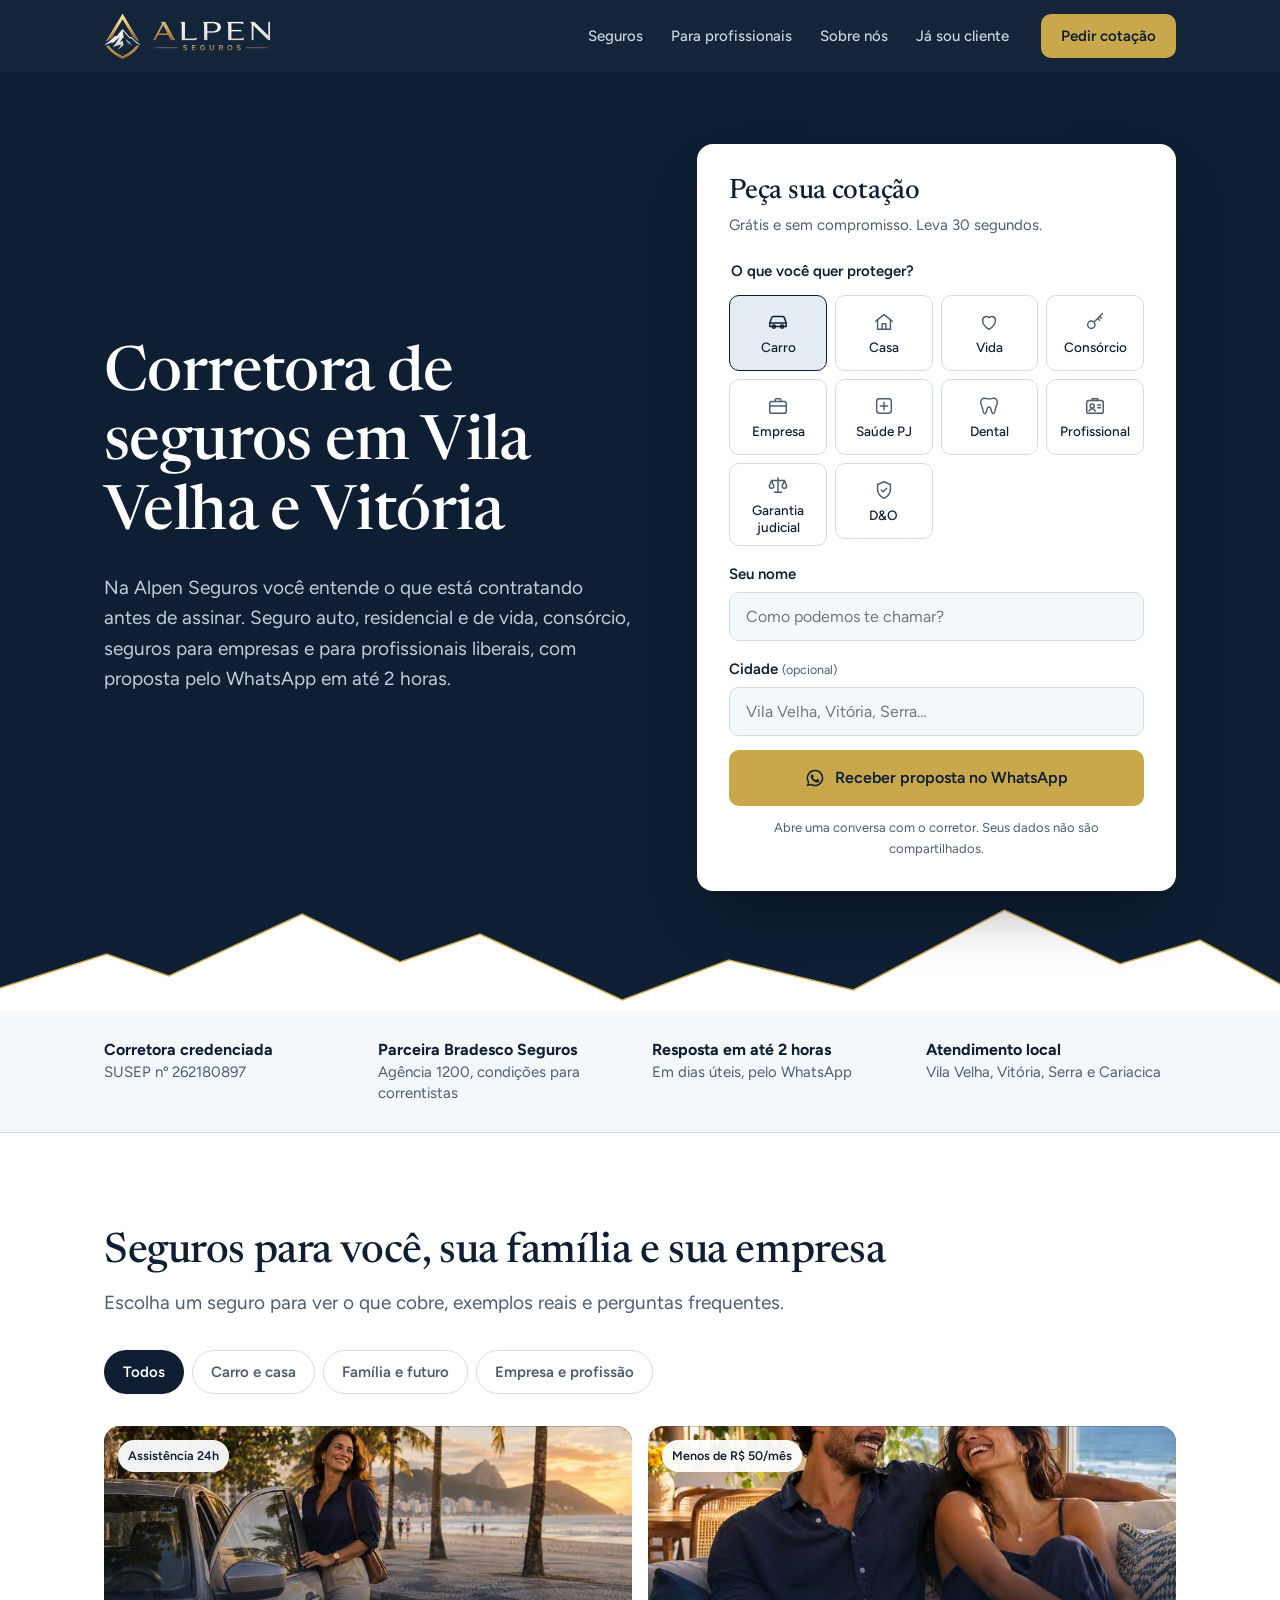
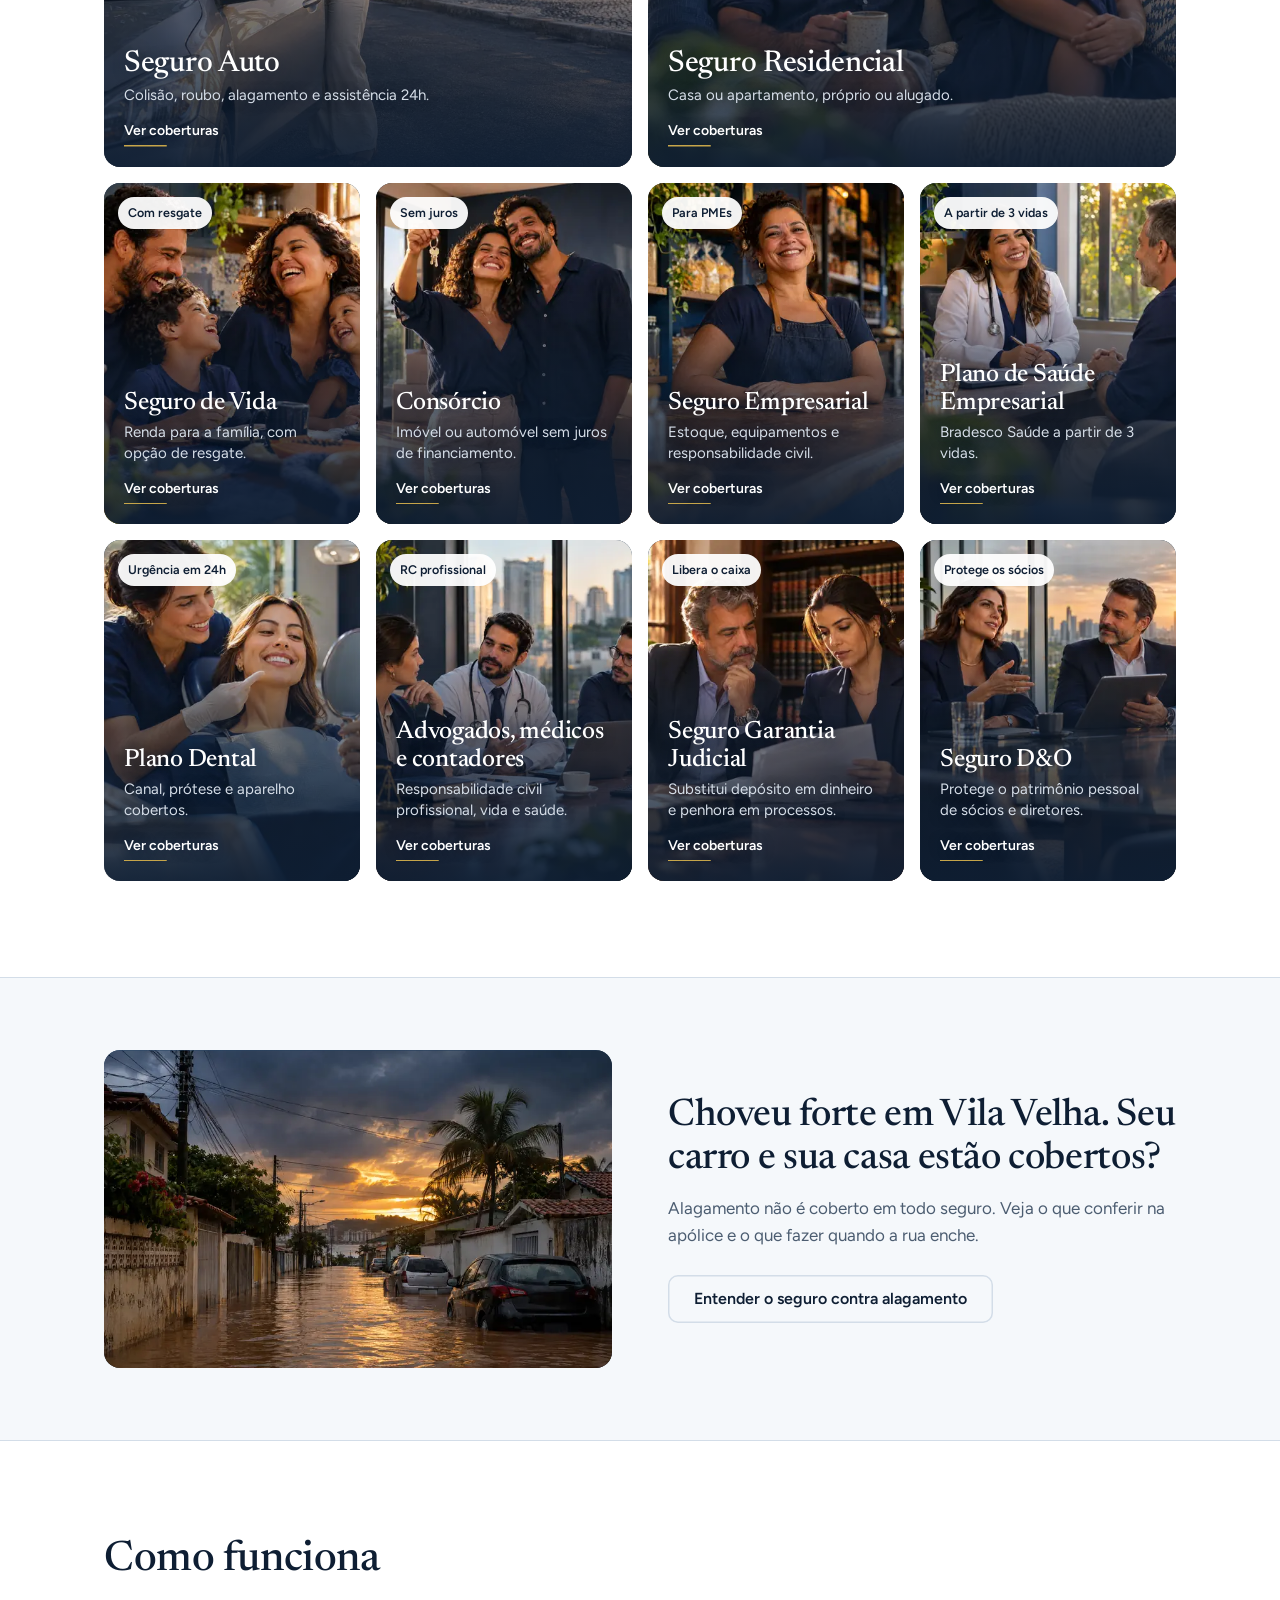
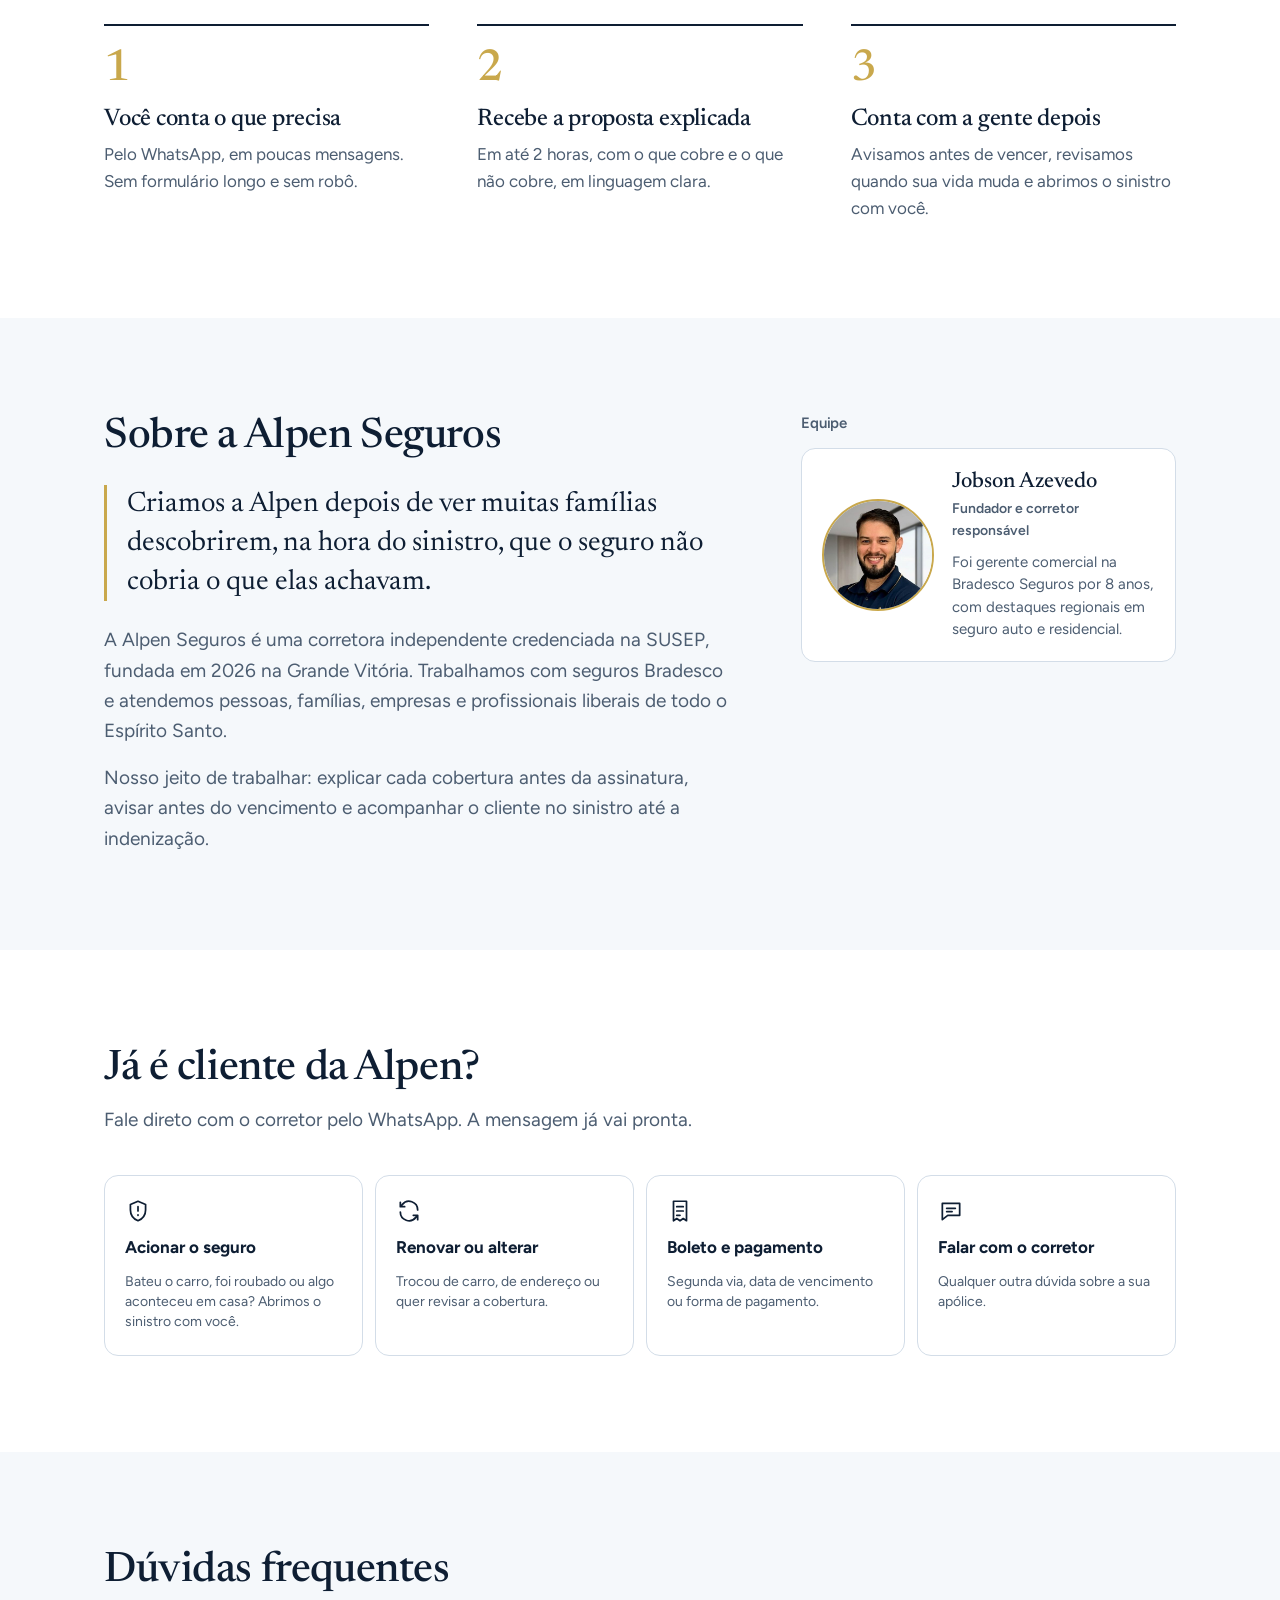
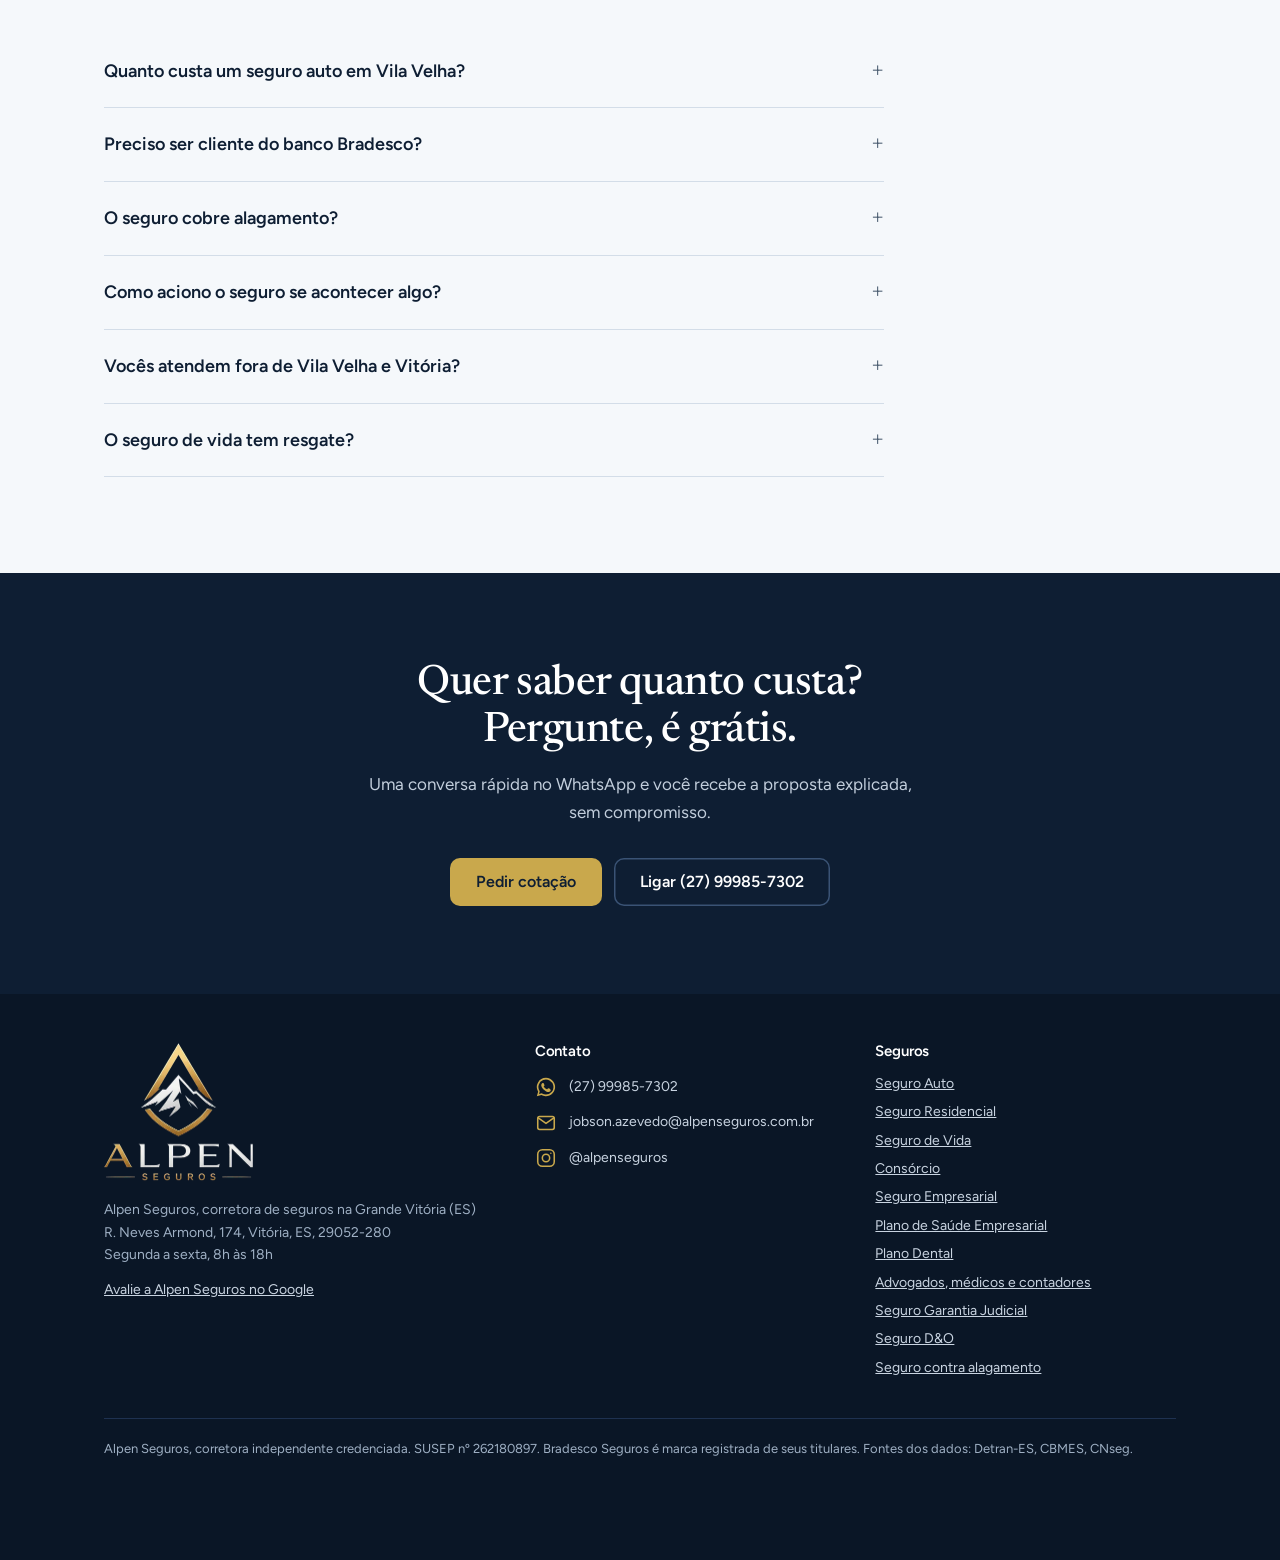
<file: index.html>
<!doctype html>
<html lang="pt-BR">
<head>
<meta charset="utf-8">
<meta name="viewport" content="width=device-width, initial-scale=1">
<meta name="google-site-verification" content="KwMUnPhEpfxivuKFeh3EmDZfdwKrWBm_-2yaFCS8dkA">
<title>Alpen Seguros | Corretora de Seguros em Vila Velha e Vitória</title>
<meta name="description" content="Alpen Seguros, corretora em Vila Velha e Vitória (ES). Seguro auto, residencial, de vida, consórcio, empresarial, saúde e dental. Proposta em até 2 horas.">
<meta name="robots" content="index, follow">
<link rel="canonical" href="https://alpenseguros.com.br/">
<meta name="geo.region" content="BR-ES">
<meta name="geo.placename" content="Vitória, Vila Velha, Espírito Santo">
<meta property="og:type" content="website">
<meta property="og:locale" content="pt_BR">
<meta property="og:site_name" content="Alpen Seguros">
<meta property="og:url" content="https://alpenseguros.com.br/">
<meta property="og:title" content="Alpen Seguros, corretora em Vila Velha e Vitória (ES)">
<meta property="og:description" content="Alpen Seguros, corretora em Vila Velha e Vitória (ES). Seguro auto, residencial, de vida, consórcio, empresarial, saúde e dental. Proposta em até 2 horas.">
<meta property="og:image" content="https://alpenseguros.com.br/img/og-alpen-seguros.jpg">
<meta property="og:image:width" content="1200">
<meta property="og:image:height" content="630">
<meta name="twitter:card" content="summary_large_image">
<link rel="icon" type="image/png" href="/img/favicon.png">
<link rel="apple-touch-icon" href="/img/apple-touch-icon.png">
<link rel="preconnect" href="https://fonts.googleapis.com">
<link rel="preconnect" href="https://fonts.gstatic.com" crossorigin>
<link href="https://fonts.googleapis.com/css2?family=Figtree:wght@400;500;600&family=Newsreader:wght@400;500&display=swap" rel="stylesheet">
<link rel="stylesheet" href="/assets/site.css?v=2399e690">
<script>document.documentElement.classList.add('js')</script>
<script type="application/ld+json">
{
 "@context": "https://schema.org",
 "@type": "InsuranceAgency",
 "@id": "https://alpenseguros.com.br/#empresa",
 "name": "Alpen Seguros",
 "description": "Corretora de seguros em Vila Velha e Vitória (ES). Seguro auto, residencial, de vida, consórcio, seguro empresarial, plano de saúde, plano dental e seguros para profissionais liberais.",
 "url": "https://alpenseguros.com.br/",
 "logo": "https://alpenseguros.com.br/img/og-alpen-seguros.jpg",
 "image": "https://alpenseguros.com.br/img/og-alpen-seguros.jpg",
 "telephone": "+55-27-99985-7302",
 "email": "jobson.azevedo@alpenseguros.com.br",
 "founder": {
  "@type": "Person",
  "name": "Jobson Azevedo",
  "jobTitle": "Corretor de seguros"
 },
 "foundingDate": "2026-05-15",
 "address": {
  "@type": "PostalAddress",
  "streetAddress": "R. Neves Armond, 174",
  "addressLocality": "Vitória",
  "addressRegion": "ES",
  "postalCode": "29052-280",
  "addressCountry": "BR"
 },
 "geo": {
  "@type": "GeoCoordinates",
  "latitude": -20.301,
  "longitude": -40.2917
 },
 "areaServed": [
  "Vila Velha",
  "Vitória",
  "Serra",
  "Cariacica",
  "Viana",
  "Guarapari",
  "Espírito Santo"
 ],
 "sameAs": [
  "https://www.instagram.com/alpenseguros"
 ],
 "openingHoursSpecification": {
  "@type": "OpeningHoursSpecification",
  "dayOfWeek": [
   "Monday",
   "Tuesday",
   "Wednesday",
   "Thursday",
   "Friday"
  ],
  "opens": "08:00",
  "closes": "18:00"
 },
 "priceRange": "$$",
 "identifier": {
  "@type": "PropertyValue",
  "propertyID": "SUSEP",
  "value": "262180897"
 },
 "hasOfferCatalog": {
  "@type": "OfferCatalog",
  "name": "Seguros",
  "itemListElement": [
   {
    "@type": "Offer",
    "itemOffered": {
     "@type": "Service",
     "name": "Seguro Auto",
     "url": "https://alpenseguros.com.br/seguro-auto/"
    }
   },
   {
    "@type": "Offer",
    "itemOffered": {
     "@type": "Service",
     "name": "Seguro Residencial",
     "url": "https://alpenseguros.com.br/seguro-residencial/"
    }
   },
   {
    "@type": "Offer",
    "itemOffered": {
     "@type": "Service",
     "name": "Seguro de Vida",
     "url": "https://alpenseguros.com.br/seguro-de-vida/"
    }
   },
   {
    "@type": "Offer",
    "itemOffered": {
     "@type": "Service",
     "name": "Consórcio",
     "url": "https://alpenseguros.com.br/consorcio/"
    }
   },
   {
    "@type": "Offer",
    "itemOffered": {
     "@type": "Service",
     "name": "Seguro Empresarial",
     "url": "https://alpenseguros.com.br/seguro-empresarial/"
    }
   },
   {
    "@type": "Offer",
    "itemOffered": {
     "@type": "Service",
     "name": "Plano de Saúde Empresarial",
     "url": "https://alpenseguros.com.br/plano-de-saude-empresarial/"
    }
   },
   {
    "@type": "Offer",
    "itemOffered": {
     "@type": "Service",
     "name": "Plano Dental",
     "url": "https://alpenseguros.com.br/plano-dental/"
    }
   },
   {
    "@type": "Offer",
    "itemOffered": {
     "@type": "Service",
     "name": "Advogados, médicos e contadores",
     "url": "https://alpenseguros.com.br/seguro-para-profissionais/"
    }
   },
   {
    "@type": "Offer",
    "itemOffered": {
     "@type": "Service",
     "name": "Seguro Garantia Judicial",
     "url": "https://alpenseguros.com.br/seguro-garantia-judicial/"
    }
   },
   {
    "@type": "Offer",
    "itemOffered": {
     "@type": "Service",
     "name": "Seguro D&O",
     "url": "https://alpenseguros.com.br/seguro-d-o/"
    }
   },
   {
    "@type": "Offer",
    "itemOffered": {
     "@type": "Service",
     "name": "Seguro contra alagamento",
     "url": "https://alpenseguros.com.br/seguro-alagamento/"
    }
   }
  ]
 }
}
</script>
<script type="application/ld+json">
{
 "@context": "https://schema.org",
 "@type": "WebSite",
 "name": "Alpen Seguros",
 "url": "https://alpenseguros.com.br/",
 "publisher": {
  "@id": "https://alpenseguros.com.br/#empresa"
 }
}
</script>
<script type="application/ld+json">
{
 "@context": "https://schema.org",
 "@type": "FAQPage",
 "mainEntity": [
  {
   "@type": "Question",
   "name": "Quanto custa um seguro auto em Vila Velha?",
   "acceptedAnswer": {
    "@type": "Answer",
    "text": "Depende do carro, do CEP e do perfil de quem dirige. Mande o modelo e o ano pelo WhatsApp e você recebe o valor exato em até 2 horas."
   }
  },
  {
   "@type": "Question",
   "name": "Preciso ser cliente do banco Bradesco?",
   "acceptedAnswer": {
    "@type": "Answer",
    "text": "Não. Qualquer pessoa ou empresa pode contratar. Correntistas Bradesco podem ter condições especiais."
   }
  },
  {
   "@type": "Question",
   "name": "O seguro cobre alagamento?",
   "acceptedAnswer": {
    "@type": "Answer",
    "text": "No carro, sim, na cobertura compreensiva. Na casa, alagamento costuma ser cobertura adicional. Veja os detalhes na página de seguro contra alagamento."
   }
  },
  {
   "@type": "Question",
   "name": "Como aciono o seguro se acontecer algo?",
   "acceptedAnswer": {
    "@type": "Answer",
    "text": "Chame a Alpen no WhatsApp. A gente orienta o que fazer na hora, abre o aviso de sinistro com a seguradora e acompanha até a indenização."
   }
  },
  {
   "@type": "Question",
   "name": "Vocês atendem fora de Vila Velha e Vitória?",
   "acceptedAnswer": {
    "@type": "Answer",
    "text": "Sim. Atendemos todo o Espírito Santo, e a maior parte do processo é feita pelo WhatsApp."
   }
  },
  {
   "@type": "Question",
   "name": "O seguro de vida tem resgate?",
   "acceptedAnswer": {
    "@type": "Answer",
    "text": "Sim, no Bradesco Viva Mais Resgatável. Se você não usar o seguro, pode resgatar parte do valor pago. O dinheiro vai direto aos beneficiários, sem inventário e sem Imposto de Renda."
   }
  }
 ]
}
</script>
<!-- Google Ads: conversão "Clique no WhatsApp" (criada em 24/06/2026) -->
<script>
// Carrega o Google Ads depois que a página abriu (os eventos ficam na fila até lá)
window.addEventListener('load',function(){var s=document.createElement('script');s.async=true;s.src='https://www.googletagmanager.com/gtag/js?id=AW-18230041101';document.head.appendChild(s);});
window.dataLayer=window.dataLayer||[];
function gtag(){dataLayer.push(arguments);}
gtag('js',new Date());
gtag('config','AW-18230041101');
window.alpenConversao=function(){gtag('event','conversion',{'send_to':'AW-18230041101/6PaYCPKf7MQcEI204fRD'});};
document.addEventListener('click',function(e){if(e.target.closest('a[href*="wa.me"]'))window.alpenConversao();});
</script>
</head>
<body>
<a class="skip" href="#conteudo">Pular para o conteúdo</a>
<header class="top">
  <div class="wrap nav">
    <a class="brand" href="/" aria-label="Alpen Seguros, página inicial">
      <img class="brand-mark" src="/img/alpen-simbolo.webp" alt="" width="74" height="92">
      <img class="brand-name" src="/img/alpen-nome.webp" alt="Alpen Seguros" width="236" height="60">
    </a>
    <ul>
      <li><a href="/#seguros">Seguros</a></li>
      <li><a href="/seguro-para-profissionais/">Para profissionais</a></li>
      <li><a href="/#sobre">Sobre nós</a></li>
      <li><a href="/#cliente">Já sou cliente</a></li>
    </ul>
    <a class="btn btn-gold" href="#cotacao" data-focus>Pedir cotação</a>
  </div>
</header>

<main id="conteudo">
  <section class="hero">
    <div class="wrap hero-grid">
      <div>
        <h1>Corretora de seguros em Vila Velha e Vitória</h1>
        <p class="lead">Na Alpen Seguros você entende o que está contratando antes de assinar. Seguro auto, residencial e de vida, consórcio, seguros para empresas e para profissionais liberais, com proposta pelo WhatsApp em até 2 horas.</p>
      </div>
      <form class="quote" id="cotacao" novalidate>
        <h2>Peça sua cotação</h2>
        <p class="sub">Grátis e sem compromisso. Leva 30 segundos.</p>
        <fieldset>
          <legend>O que você quer proteger?</legend>
          <div class="chips">
            <label class="chip"><input type="radio" name="produto" value="Seguro Auto" checked><span><svg viewBox="0 0 24 24" fill="none" stroke-width="1.6" stroke-linecap="round" stroke-linejoin="round" aria-hidden="true"><path d="M5 17h14M3 13l2-5.5A2 2 0 0 1 6.9 6h10.2a2 2 0 0 1 1.9 1.5L21 13v4h-2.5M5.5 17H3v-4h18"/><circle cx="7.5" cy="17" r="1.8"/><circle cx="16.5" cy="17" r="1.8"/></svg>Carro</span></label>
            <label class="chip"><input type="radio" name="produto" value="Seguro Residencial"><span><svg viewBox="0 0 24 24" fill="none" stroke-width="1.6" stroke-linecap="round" stroke-linejoin="round" aria-hidden="true"><path d="M3 11 12 4l9 7"/><path d="M5 10v10h14V10"/><path d="M10 20v-6h4v6"/></svg>Casa</span></label>
            <label class="chip"><input type="radio" name="produto" value="Seguro de Vida"><span><svg viewBox="0 0 24 24" fill="none" stroke-width="1.6" stroke-linecap="round" stroke-linejoin="round" aria-hidden="true"><path d="M12 20s-7-4.4-7-10a4 4 0 0 1 7-2.6A4 4 0 0 1 19 10c0 5.6-7 10-7 10Z"/></svg>Vida</span></label>
            <label class="chip"><input type="radio" name="produto" value="Consórcio"><span><svg viewBox="0 0 24 24" fill="none" stroke-width="1.6" stroke-linecap="round" stroke-linejoin="round" aria-hidden="true"><circle cx="8" cy="15" r="4"/><path d="m11 12 9-9M17 6l2 2M15 8l2 2"/></svg>Consórcio</span></label>
            <label class="chip"><input type="radio" name="produto" value="Seguro Empresarial"><span><svg viewBox="0 0 24 24" fill="none" stroke-width="1.6" stroke-linecap="round" stroke-linejoin="round" aria-hidden="true"><rect x="3" y="7" width="18" height="13" rx="2"/><path d="M9 7V5a1 1 0 0 1 1-1h4a1 1 0 0 1 1 1v2M3 12h18"/></svg>Empresa</span></label>
            <label class="chip"><input type="radio" name="produto" value="Plano de Saúde Empresarial"><span><svg viewBox="0 0 24 24" fill="none" stroke-width="1.6" stroke-linecap="round" stroke-linejoin="round" aria-hidden="true"><rect x="4" y="4" width="16" height="16" rx="3"/><path d="M12 8v8M8 12h8"/></svg>Saúde PJ</span></label>
            <label class="chip"><input type="radio" name="produto" value="Plano Dental"><span><svg viewBox="0 0 24 24" fill="none" stroke-width="1.6" stroke-linecap="round" stroke-linejoin="round" aria-hidden="true"><path d="M7 3.5c-2.5 0-4 2-4 4.5 0 3 1.5 4.5 2 7 .5 3 1 5.5 2.5 5.5S9.5 17 10 15c.4-1.4 1-2 2-2s1.6.6 2 2c.5 2 1 5.5 2.5 5.5S18.5 18 19 15c.5-2.5 2-4 2-7 0-2.5-1.5-4.5-4-4.5-2 0-3 1-5 1s-3-1-5-1Z"/></svg>Dental</span></label>
            <label class="chip"><input type="radio" name="produto" value="Seguro para Profissional Liberal"><span><svg viewBox="0 0 24 24" fill="none" stroke-width="1.6" stroke-linecap="round" stroke-linejoin="round" aria-hidden="true"><rect x="3" y="6" width="18" height="14" rx="2"/><circle cx="9" cy="12" r="2.2"/><path d="M5.5 17.5c.6-1.6 2-2.5 3.5-2.5s2.9.9 3.5 2.5M15 11h3M15 14h3M9 6V4h6v2"/></svg>Profissional</span></label>
            <label class="chip"><input type="radio" name="produto" value="Seguro Garantia Judicial"><span><svg viewBox="0 0 24 24" fill="none" stroke-width="1.6" stroke-linecap="round" stroke-linejoin="round" aria-hidden="true"><path d="M12 4v16M8 20h8M5 7h14M12 4l0 3"/><path d="M5 7 2.5 13a2.5 2.5 0 0 0 5 0Z"/><path d="M19 7l-2.5 6a2.5 2.5 0 0 0 5 0Z"/></svg>Garantia judicial</span></label>
            <label class="chip"><input type="radio" name="produto" value="Seguro D&O"><span><svg viewBox="0 0 24 24" fill="none" stroke-width="1.6" stroke-linecap="round" stroke-linejoin="round" aria-hidden="true"><path d="M12 3 5 6v5c0 4.4 3 8.3 7 10 4-1.7 7-5.6 7-10V6Z"/><path d="m9 12 2 2 4-4"/></svg>D&O</span></label>
          </div>
        </fieldset>
        <div class="field">
          <label for="nome">Seu nome</label>
          <input id="nome" name="nome" autocomplete="given-name" placeholder="Como podemos te chamar?">
        </div>
        <div class="field">
          <label for="cidade">Cidade <small>(opcional)</small></label>
          <input id="cidade" name="cidade" autocomplete="address-level2" placeholder="Vila Velha, Vitória, Serra…">
        </div>
        <p class="err" id="err" role="alert"></p>
        <button class="btn btn-gold" type="submit"><svg width="20" height="20" viewBox="0 0 24 24" aria-hidden="true"><path fill="currentColor" d="M12 2a10 10 0 0 0-8.6 15.1L2 22l5-1.3A10 10 0 1 0 12 2Zm0 18.2c-1.5 0-3-.4-4.3-1.2l-.3-.2-3 .8.8-2.9-.2-.3A8.2 8.2 0 1 1 12 20.2Zm4.5-6.1c-.2-.1-1.5-.7-1.7-.8-.2-.1-.4-.1-.6.1l-.8 1c-.1.2-.3.2-.5.1a6.7 6.7 0 0 1-3.3-2.9c-.2-.4.2-.4.7-1.3.1-.2 0-.3 0-.4l-.8-1.8c-.2-.5-.4-.4-.6-.4h-.5a1 1 0 0 0-.7.3 3 3 0 0 0-.9 2.2c0 1.3.9 2.5 1 2.7.1.2 1.8 2.8 4.4 3.9 1.6.7 2.3.8 3.1.6.5-.1 1.5-.6 1.7-1.2.2-.6.2-1.1.1-1.2l-.6-.3Z"/></svg>Receber proposta no WhatsApp</button>
        <p class="fine">Abre uma conversa com o corretor. Seus dados não são compartilhados.</p>
      </form>
    </div>
    <svg class="ridge" viewBox="0 0 1440 110" preserveAspectRatio="none" aria-hidden="true">
      <path d="M0 110V86l120-34 70 22 150-62 110 48 90-28 160 66 120-40 140 30 170-80 130 54 90-24 90 44V110Z" fill="#fff"/>
      <path d="M0 86l120-34 70 22 150-62 110 48 90-28 160 66 120-40 140 30 170-80 130 54 90-24 90 44" fill="none" stroke="#C9A84C" stroke-width="1.5" vector-effect="non-scaling-stroke"/>
    </svg>
  </section>

  <div class="trust">
    <ul class="wrap">
      <li><strong>Corretora credenciada</strong>SUSEP nº 262180897</li>
      <li><strong>Parceira Bradesco Seguros</strong>Agência 1200, condições para correntistas</li>
      <li><strong>Resposta em até 2 horas</strong>Em dias úteis, pelo WhatsApp</li>
      <li><strong>Atendimento local</strong>Vila Velha, Vitória, Serra e Cariacica</li>
    </ul>
  </div>

  <section class="block" id="seguros">
    <div class="wrap">
      <div class="head">
        <h2>Seguros para você, sua família e sua empresa</h2>
        <p class="lead">Escolha um seguro para ver o que cobre, exemplos reais e perguntas frequentes.</p>
      </div>
      <div class="tabs" role="group" aria-label="Filtrar seguros">
        <button type="button" data-seg="todos" aria-pressed="true">Todos</button>
        <button type="button" data-seg="casa" aria-pressed="false">Carro e casa</button>
        <button type="button" data-seg="familia" aria-pressed="false">Família e futuro</button>
        <button type="button" data-seg="empresa" aria-pressed="false">Empresa e profissão</button>
      </div>
      <ul class="cards">
        <li data-seg="casa" class="destaque">
          <a href="/seguro-auto/">
            <figure class="card-img reveal"><img src="/img/fotos/seguro-auto-800.webp" srcset="/img/fotos/seguro-auto-480.webp 480w, /img/fotos/seguro-auto-800.webp 800w, /img/fotos/seguro-auto-1200.webp 1200w" sizes="(max-width: 960px) 100vw, 560px" alt="Carro estacionado em rua de Vila Velha" loading="lazy" decoding="async" onerror="this.parentNode.classList.add('nofoto')"><svg class="fallback" viewBox="0 0 24 24" fill="none" stroke-width="1.6" stroke-linecap="round" stroke-linejoin="round" aria-hidden="true"><path d="M5 17h14M3 13l2-5.5A2 2 0 0 1 6.9 6h10.2a2 2 0 0 1 1.9 1.5L21 13v4h-2.5M5.5 17H3v-4h18"/><circle cx="7.5" cy="17" r="1.8"/><circle cx="16.5" cy="17" r="1.8"/></svg></figure>
            <span class="selo">Assistência 24h</span>
            <span class="card-body"><h3>Seguro Auto</h3><span class="one">Colisão, roubo, alagamento e assistência 24h.</span><span class="more">Ver coberturas</span></span>
          </a>
        </li>
        <li data-seg="casa" class="destaque">
          <a href="/seguro-residencial/">
            <figure class="card-img reveal"><img src="/img/fotos/seguro-residencial-800.webp" srcset="/img/fotos/seguro-residencial-480.webp 480w, /img/fotos/seguro-residencial-800.webp 800w, /img/fotos/seguro-residencial-1200.webp 1200w" sizes="(max-width: 960px) 100vw, 560px" alt="Sala de estar de um apartamento" loading="lazy" decoding="async" onerror="this.parentNode.classList.add('nofoto')"><svg class="fallback" viewBox="0 0 24 24" fill="none" stroke-width="1.6" stroke-linecap="round" stroke-linejoin="round" aria-hidden="true"><path d="M3 11 12 4l9 7"/><path d="M5 10v10h14V10"/><path d="M10 20v-6h4v6"/></svg></figure>
            <span class="selo">Menos de R$ 50/mês</span>
            <span class="card-body"><h3>Seguro Residencial</h3><span class="one">Casa ou apartamento, próprio ou alugado.</span><span class="more">Ver coberturas</span></span>
          </a>
        </li>
        <li data-seg="familia">
          <a href="/seguro-de-vida/">
            <figure class="card-img reveal"><img src="/img/fotos/seguro-de-vida-800.webp" srcset="/img/fotos/seguro-de-vida-480.webp 480w, /img/fotos/seguro-de-vida-800.webp 800w, /img/fotos/seguro-de-vida-1200.webp 1200w" sizes="(max-width: 960px) 50vw, 360px" alt="Família reunida em casa" loading="lazy" decoding="async" onerror="this.parentNode.classList.add('nofoto')"><svg class="fallback" viewBox="0 0 24 24" fill="none" stroke-width="1.6" stroke-linecap="round" stroke-linejoin="round" aria-hidden="true"><path d="M12 20s-7-4.4-7-10a4 4 0 0 1 7-2.6A4 4 0 0 1 19 10c0 5.6-7 10-7 10Z"/></svg></figure>
            <span class="selo">Com resgate</span>
            <span class="card-body"><h3>Seguro de Vida</h3><span class="one">Renda para a família, com opção de resgate.</span><span class="more">Ver coberturas</span></span>
          </a>
        </li>
        <li data-seg="casa familia">
          <a href="/consorcio/">
            <figure class="card-img reveal"><img src="/img/fotos/consorcio-800.webp" srcset="/img/fotos/consorcio-480.webp 480w, /img/fotos/consorcio-800.webp 800w, /img/fotos/consorcio-1200.webp 1200w" sizes="(max-width: 960px) 50vw, 360px" alt="Chaves de um imóvel novo" loading="lazy" decoding="async" onerror="this.parentNode.classList.add('nofoto')"><svg class="fallback" viewBox="0 0 24 24" fill="none" stroke-width="1.6" stroke-linecap="round" stroke-linejoin="round" aria-hidden="true"><circle cx="8" cy="15" r="4"/><path d="m11 12 9-9M17 6l2 2M15 8l2 2"/></svg></figure>
            <span class="selo">Sem juros</span>
            <span class="card-body"><h3>Consórcio</h3><span class="one">Imóvel ou automóvel sem juros de financiamento.</span><span class="more">Ver coberturas</span></span>
          </a>
        </li>
        <li data-seg="empresa">
          <a href="/seguro-empresarial/">
            <figure class="card-img reveal"><img src="/img/fotos/seguro-empresarial-800.webp" srcset="/img/fotos/seguro-empresarial-480.webp 480w, /img/fotos/seguro-empresarial-800.webp 800w, /img/fotos/seguro-empresarial-1200.webp 1200w" sizes="(max-width: 960px) 50vw, 360px" alt="Pequeno comércio com a dona no balcão" loading="lazy" decoding="async" onerror="this.parentNode.classList.add('nofoto')"><svg class="fallback" viewBox="0 0 24 24" fill="none" stroke-width="1.6" stroke-linecap="round" stroke-linejoin="round" aria-hidden="true"><rect x="3" y="7" width="18" height="13" rx="2"/><path d="M9 7V5a1 1 0 0 1 1-1h4a1 1 0 0 1 1 1v2M3 12h18"/></svg></figure>
            <span class="selo">Para PMEs</span>
            <span class="card-body"><h3>Seguro Empresarial</h3><span class="one">Estoque, equipamentos e responsabilidade civil.</span><span class="more">Ver coberturas</span></span>
          </a>
        </li>
        <li data-seg="empresa familia">
          <a href="/plano-de-saude-empresarial/">
            <figure class="card-img reveal"><img src="/img/fotos/plano-de-saude-empresarial-800.webp" srcset="/img/fotos/plano-de-saude-empresarial-480.webp 480w, /img/fotos/plano-de-saude-empresarial-800.webp 800w, /img/fotos/plano-de-saude-empresarial-1200.webp 1200w" sizes="(max-width: 960px) 50vw, 360px" alt="Médica conversando com paciente em consultório" loading="lazy" decoding="async" onerror="this.parentNode.classList.add('nofoto')"><svg class="fallback" viewBox="0 0 24 24" fill="none" stroke-width="1.6" stroke-linecap="round" stroke-linejoin="round" aria-hidden="true"><rect x="4" y="4" width="16" height="16" rx="3"/><path d="M12 8v8M8 12h8"/></svg></figure>
            <span class="selo">A partir de 3 vidas</span>
            <span class="card-body"><h3>Plano de Saúde Empresarial</h3><span class="one">Bradesco Saúde a partir de 3 vidas.</span><span class="more">Ver coberturas</span></span>
          </a>
        </li>
        <li data-seg="familia empresa">
          <a href="/plano-dental/">
            <figure class="card-img reveal"><img src="/img/fotos/plano-dental-800.webp" srcset="/img/fotos/plano-dental-480.webp 480w, /img/fotos/plano-dental-800.webp 800w, /img/fotos/plano-dental-1200.webp 1200w" sizes="(max-width: 960px) 50vw, 360px" alt="Dentista atendendo paciente" loading="lazy" decoding="async" onerror="this.parentNode.classList.add('nofoto')"><svg class="fallback" viewBox="0 0 24 24" fill="none" stroke-width="1.6" stroke-linecap="round" stroke-linejoin="round" aria-hidden="true"><path d="M7 3.5c-2.5 0-4 2-4 4.5 0 3 1.5 4.5 2 7 .5 3 1 5.5 2.5 5.5S9.5 17 10 15c.4-1.4 1-2 2-2s1.6.6 2 2c.5 2 1 5.5 2.5 5.5S18.5 18 19 15c.5-2.5 2-4 2-7 0-2.5-1.5-4.5-4-4.5-2 0-3 1-5 1s-3-1-5-1Z"/></svg></figure>
            <span class="selo">Urgência em 24h</span>
            <span class="card-body"><h3>Plano Dental</h3><span class="one">Canal, prótese e aparelho cobertos.</span><span class="more">Ver coberturas</span></span>
          </a>
        </li>
        <li data-seg="empresa">
          <a href="/seguro-para-profissionais/">
            <figure class="card-img reveal"><img src="/img/fotos/seguro-para-profissionais-800.webp" srcset="/img/fotos/seguro-para-profissionais-480.webp 480w, /img/fotos/seguro-para-profissionais-800.webp 800w, /img/fotos/seguro-para-profissionais-1200.webp 1200w" sizes="(max-width: 960px) 50vw, 360px" alt="Profissional em reunião com cliente no escritório" loading="lazy" decoding="async" onerror="this.parentNode.classList.add('nofoto')"><svg class="fallback" viewBox="0 0 24 24" fill="none" stroke-width="1.6" stroke-linecap="round" stroke-linejoin="round" aria-hidden="true"><rect x="3" y="6" width="18" height="14" rx="2"/><circle cx="9" cy="12" r="2.2"/><path d="M5.5 17.5c.6-1.6 2-2.5 3.5-2.5s2.9.9 3.5 2.5M15 11h3M15 14h3M9 6V4h6v2"/></svg></figure>
            <span class="selo">RC profissional</span>
            <span class="card-body"><h3>Advogados, médicos e contadores</h3><span class="one">Responsabilidade civil profissional, vida e saúde.</span><span class="more">Ver coberturas</span></span>
          </a>
        </li>
        <li data-seg="empresa">
          <a href="/seguro-garantia-judicial/">
            <figure class="card-img reveal"><img src="/img/fotos/seguro-garantia-judicial-800.webp" srcset="/img/fotos/seguro-garantia-judicial-480.webp 480w, /img/fotos/seguro-garantia-judicial-800.webp 800w, /img/fotos/seguro-garantia-judicial-1200.webp 1200w" sizes="(max-width: 960px) 50vw, 360px" alt="Empresário e advogada revisando documentos de um processo" loading="lazy" decoding="async" onerror="this.parentNode.classList.add('nofoto')"><svg class="fallback" viewBox="0 0 24 24" fill="none" stroke-width="1.6" stroke-linecap="round" stroke-linejoin="round" aria-hidden="true"><path d="M12 4v16M8 20h8M5 7h14M12 4l0 3"/><path d="M5 7 2.5 13a2.5 2.5 0 0 0 5 0Z"/><path d="M19 7l-2.5 6a2.5 2.5 0 0 0 5 0Z"/></svg></figure>
            <span class="selo">Libera o caixa</span>
            <span class="card-body"><h3>Seguro Garantia Judicial</h3><span class="one">Substitui depósito em dinheiro e penhora em processos.</span><span class="more">Ver coberturas</span></span>
          </a>
        </li>
        <li data-seg="empresa">
          <a href="/seguro-d-o/">
            <figure class="card-img reveal"><img src="/img/fotos/seguro-d-o-800.webp" srcset="/img/fotos/seguro-d-o-480.webp 480w, /img/fotos/seguro-d-o-800.webp 800w, /img/fotos/seguro-d-o-1200.webp 1200w" sizes="(max-width: 960px) 50vw, 360px" alt="Diretores conversando em sala de reunião" loading="lazy" decoding="async" onerror="this.parentNode.classList.add('nofoto')"><svg class="fallback" viewBox="0 0 24 24" fill="none" stroke-width="1.6" stroke-linecap="round" stroke-linejoin="round" aria-hidden="true"><path d="M12 3 5 6v5c0 4.4 3 8.3 7 10 4-1.7 7-5.6 7-10V6Z"/><path d="m9 12 2 2 4-4"/></svg></figure>
            <span class="selo">Protege os sócios</span>
            <span class="card-body"><h3>Seguro D&O</h3><span class="one">Protege o patrimônio pessoal de sócios e diretores.</span><span class="more">Ver coberturas</span></span>
          </a>
        </li>
      </ul>
    </div>
  </section>

  <section class="flood">
    <div class="wrap flood-grid">
      <figure class="flood-img reveal"><img src="/img/fotos/seguro-alagamento-800.webp" srcset="/img/fotos/seguro-alagamento-480.webp 480w, /img/fotos/seguro-alagamento-800.webp 800w, /img/fotos/seguro-alagamento-1200.webp 1200w" sizes="(max-width: 960px) 100vw, 560px" alt="Rua alagada depois de chuva forte" loading="lazy" decoding="async" onerror="this.parentNode.classList.add('nofoto')"><svg class="fallback" viewBox="0 0 24 24" fill="none" stroke-width="1.6" stroke-linecap="round" stroke-linejoin="round" aria-hidden="true"><path d="M12 3s-5 5.6-5 9.2A5 5 0 0 0 12 17a5 5 0 0 0 5-4.8C17 8.6 12 3 12 3Z"/><path d="M3 20c1.5 0 1.5-1 3-1s1.5 1 3 1 1.5-1 3-1 1.5 1 3 1 1.5-1 3-1 1.5 1 3 1"/></svg></figure>
      <div>
        <h2>Choveu forte em Vila Velha. Seu carro e sua casa estão cobertos?</h2>
        <p>Alagamento não é coberto em todo seguro. Veja o que conferir na apólice e o que fazer quando a rua enche.</p>
        <a class="btn btn-ghost" href="/seguro-alagamento/">Entender o seguro contra alagamento</a>
      </div>
    </div>
  </section>

  <section class="block" id="como-funciona">
    <div class="wrap">
      <div class="head"><h2>Como funciona</h2></div>
      <ol class="steps">
        <li><h3>Você conta o que precisa</h3><p>Pelo WhatsApp, em poucas mensagens. Sem formulário longo e sem robô.</p></li>
        <li><h3>Recebe a proposta explicada</h3><p>Em até 2 horas, com o que cobre e o que não cobre, em linguagem clara.</p></li>
        <li><h3>Conta com a gente depois</h3><p>Avisamos antes de vencer, revisamos quando sua vida muda e abrimos o sinistro com você.</p></li>
      </ol>
    </div>
  </section>

  <section class="block alt" id="sobre">
    <div class="wrap about">
      <div>
        <h2>Sobre a Alpen Seguros</h2>
        <blockquote>Criamos a Alpen depois de ver muitas famílias descobrirem, na hora do sinistro, que o seguro não cobria o que elas achavam.</blockquote>
        <p class="lead">A Alpen Seguros é uma corretora independente credenciada na SUSEP, fundada em 2026 na Grande Vitória. Trabalhamos com seguros Bradesco e atendemos pessoas, famílias, empresas e profissionais liberais de todo o Espírito Santo.</p>
        <p class="lead">Nosso jeito de trabalhar: explicar cada cobertura antes da assinatura, avisar antes do vencimento e acompanhar o cliente no sinistro até a indenização.</p>
      </div>
      <div class="team">
        <h3>Equipe</h3>
        <div class="person">
          <span class="ph" aria-hidden="true"><img src="/img/equipe/jobson.jpg" alt="" width="400" height="400" loading="lazy" decoding="async"></span>
          <div>
            <strong>Jobson Azevedo</strong>
            <span class="role">Fundador e corretor responsável</span>
            <p>Foi gerente comercial na Bradesco Seguros por 8 anos, com destaques regionais em seguro auto e residencial.</p>
          </div>
        </div>
      </div>
    </div>
  </section>

  <section class="block" id="cliente">
    <div class="wrap">
      <div class="head">
        <h2>Já é cliente da Alpen?</h2>
        <p class="lead">Fale direto com o corretor pelo WhatsApp. A mensagem já vai pronta.</p>
      </div>
      <ul class="quick">
        <li><a href="https://wa.me/5527999857302?text=Ol%C3%A1%21%20Sou%20cliente%20da%20Alpen%20e%20preciso%20acionar%20meu%20seguro."><svg viewBox="0 0 24 24" fill="none" stroke-width="1.6" stroke-linecap="round" stroke-linejoin="round" aria-hidden="true"><path d="M12 3 5 6v5c0 4.4 3 8.3 7 10 4-1.7 7-5.6 7-10V6Z"/><path d="M12 8v4M12 15.5v.5"/></svg><strong>Acionar o seguro</strong><span>Bateu o carro, foi roubado ou algo aconteceu em casa? Abrimos o sinistro com você.</span></a></li>
        <li><a href="https://wa.me/5527999857302?text=Ol%C3%A1%21%20Sou%20cliente%20da%20Alpen%20e%20quero%20renovar%20ou%20alterar%20meu%20seguro."><svg viewBox="0 0 24 24" fill="none" stroke-width="1.6" stroke-linecap="round" stroke-linejoin="round" aria-hidden="true"><path d="M20 11a8 8 0 0 0-14.3-4.9L4 8M4 4v4h4M4 13a8 8 0 0 0 14.3 4.9L20 16M20 20v-4h-4"/></svg><strong>Renovar ou alterar</strong><span>Trocou de carro, de endereço ou quer revisar a cobertura.</span></a></li>
        <li><a href="https://wa.me/5527999857302?text=Ol%C3%A1%21%20Sou%20cliente%20da%20Alpen%20e%20preciso%20de%20ajuda%20com%20boleto%20ou%20pagamento."><svg viewBox="0 0 24 24" fill="none" stroke-width="1.6" stroke-linecap="round" stroke-linejoin="round" aria-hidden="true"><path d="M6 3h12v18l-3-2-3 2-3-2-3 2Z"/><path d="M9 8h6M9 12h6M9 16h3"/></svg><strong>Boleto e pagamento</strong><span>Segunda via, data de vencimento ou forma de pagamento.</span></a></li>
        <li><a href="https://wa.me/5527999857302?text=Ol%C3%A1%21%20Sou%20cliente%20da%20Alpen%20e%20quero%20falar%20com%20o%20corretor."><svg viewBox="0 0 24 24" fill="none" stroke-width="1.6" stroke-linecap="round" stroke-linejoin="round" aria-hidden="true"><path d="M4 5h16v11H9l-5 4Z"/><path d="M8 9.5h8M8 12.5h5"/></svg><strong>Falar com o corretor</strong><span>Qualquer outra dúvida sobre a sua apólice.</span></a></li>
      </ul>
    </div>
  </section>

  <section class="block alt" id="duvidas">
    <div class="wrap">
      <div class="head"><h2>Dúvidas frequentes</h2></div>
      <div class="faq">
        <details><summary>Quanto custa um seguro auto em Vila Velha?</summary><p>Depende do carro, do CEP e do perfil de quem dirige. Mande o modelo e o ano pelo WhatsApp e você recebe o valor exato em até 2 horas.</p></details>
        <details><summary>Preciso ser cliente do banco Bradesco?</summary><p>Não. Qualquer pessoa ou empresa pode contratar. Correntistas Bradesco podem ter condições especiais.</p></details>
        <details><summary>O seguro cobre alagamento?</summary><p>No carro, sim, na cobertura compreensiva. Na casa, alagamento costuma ser cobertura adicional. Veja os detalhes na <a href="/seguro-alagamento/">página de seguro contra alagamento</a>.</p></details>
        <details><summary>Como aciono o seguro se acontecer algo?</summary><p>Chame a Alpen no WhatsApp. A gente orienta o que fazer na hora, abre o aviso de sinistro com a seguradora e acompanha até a indenização.</p></details>
        <details><summary>Vocês atendem fora de Vila Velha e Vitória?</summary><p>Sim. Atendemos todo o Espírito Santo, e a maior parte do processo é feita pelo WhatsApp.</p></details>
        <details><summary>O seguro de vida tem resgate?</summary><p>Sim, no Bradesco Viva Mais Resgatável. Se você não usar o seguro, pode resgatar parte do valor pago. O dinheiro vai direto aos beneficiários, sem inventário e sem Imposto de Renda.</p></details>
      </div>
    </div>
  </section>

  <section class="final">
    <div class="wrap">
      <h2>Quer saber quanto custa? Pergunte, é grátis.</h2>
      <p>Uma conversa rápida no WhatsApp e você recebe a proposta explicada, sem compromisso.</p>
      <div class="actions">
        <a class="btn btn-gold" href="#cotacao" data-focus>Pedir cotação</a>
        <a class="btn btn-ghost" href="tel:+5527999857302">Ligar (27) 99985-7302</a>
      </div>
    </div>
  </section>
</main>
<footer>
  <div class="wrap">
    <div class="foot">
      <div>
        <img class="foot-logo" src="/img/alpen-logo.webp" alt="Alpen Seguros" width="300" height="279" loading="lazy">
        <address>
          Alpen Seguros, corretora de seguros na Grande Vitória (ES)<br>
          R. Neves Armond, 174, Vitória, ES, 29052-280<br>
          Segunda a sexta, 8h às 18h
        </address>
        <p style="margin-top:10px"><a href="https://share.google/4tzNJm3uzbHY8INDY">Avalie a Alpen Seguros no Google</a></p>
      </div>
      <div>
        <h2>Contato</h2>
        <ul class="contact">
          <li><a href="https://wa.me/5527999857302"><svg viewBox="0 0 24 24" aria-hidden="true"><path fill="currentColor" d="M12 2a10 10 0 0 0-8.6 15.1L2 22l5-1.3A10 10 0 1 0 12 2Zm0 18.2c-1.5 0-3-.4-4.3-1.2l-.3-.2-3 .8.8-2.9-.2-.3A8.2 8.2 0 1 1 12 20.2Zm4.5-6.1c-.2-.1-1.5-.7-1.7-.8-.2-.1-.4-.1-.6.1l-.8 1c-.1.2-.3.2-.5.1a6.7 6.7 0 0 1-3.3-2.9c-.2-.4.2-.4.7-1.3.1-.2 0-.3 0-.4l-.8-1.8c-.2-.5-.4-.4-.6-.4h-.5a1 1 0 0 0-.7.3 3 3 0 0 0-.9 2.2c0 1.3.9 2.5 1 2.7.1.2 1.8 2.8 4.4 3.9 1.6.7 2.3.8 3.1.6.5-.1 1.5-.6 1.7-1.2.2-.6.2-1.1.1-1.2l-.6-.3Z"/></svg><span><span class="sr">WhatsApp </span>(27) 99985-7302</span></a></li>
          <li><a href="mailto:jobson.azevedo@alpenseguros.com.br"><svg viewBox="0 0 24 24" fill="none" stroke="currentColor" stroke-width="1.7" stroke-linecap="round" stroke-linejoin="round" aria-hidden="true"><rect x="3" y="5" width="18" height="14" rx="2"/><path d="m3.5 6.5 8.5 6 8.5-6"/></svg><span><span class="sr">E-mail </span>jobson.azevedo@alpenseguros.com.br</span></a></li>
          <li><a href="https://www.instagram.com/alpenseguros"><svg viewBox="0 0 24 24" fill="none" stroke="currentColor" stroke-width="1.7" stroke-linecap="round" stroke-linejoin="round" aria-hidden="true"><rect x="3" y="3" width="18" height="18" rx="5"/><circle cx="12" cy="12" r="4"/><circle cx="17.3" cy="6.7" r=".8" fill="currentColor" stroke="none"/></svg><span><span class="sr">Instagram </span>@alpenseguros</span></a></li>
        </ul>
      </div>
      <div>
        <h2>Seguros</h2>
        <ul>
          <li><a href="/seguro-auto/">Seguro Auto</a></li>
          <li><a href="/seguro-residencial/">Seguro Residencial</a></li>
          <li><a href="/seguro-de-vida/">Seguro de Vida</a></li>
          <li><a href="/consorcio/">Consórcio</a></li>
          <li><a href="/seguro-empresarial/">Seguro Empresarial</a></li>
          <li><a href="/plano-de-saude-empresarial/">Plano de Saúde Empresarial</a></li>
          <li><a href="/plano-dental/">Plano Dental</a></li>
          <li><a href="/seguro-para-profissionais/">Advogados, médicos e contadores</a></li>
          <li><a href="/seguro-garantia-judicial/">Seguro Garantia Judicial</a></li>
          <li><a href="/seguro-d-o/">Seguro D&O</a></li>
          <li><a href="/seguro-alagamento/">Seguro contra alagamento</a></li>
        </ul>
      </div>
    </div>
    <p class="legal">Alpen Seguros, corretora independente credenciada. SUSEP nº 262180897. Bradesco Seguros é marca registrada de seus titulares. Fontes dos dados: Detran-ES, CBMES, CNseg.</p>
  </div>
</footer>
<div class="mbar">
  <a class="btn btn-gold" href="#cotacao" data-focus>Pedir cotação</a>
  <a class="btn btn-ghost" href="tel:+5527999857302" aria-label="Ligar para a Alpen Seguros">Ligar</a>
</div>
<script src="/assets/site.js?v=8588ca2c" defer></script>
</body>
</html>
</file>
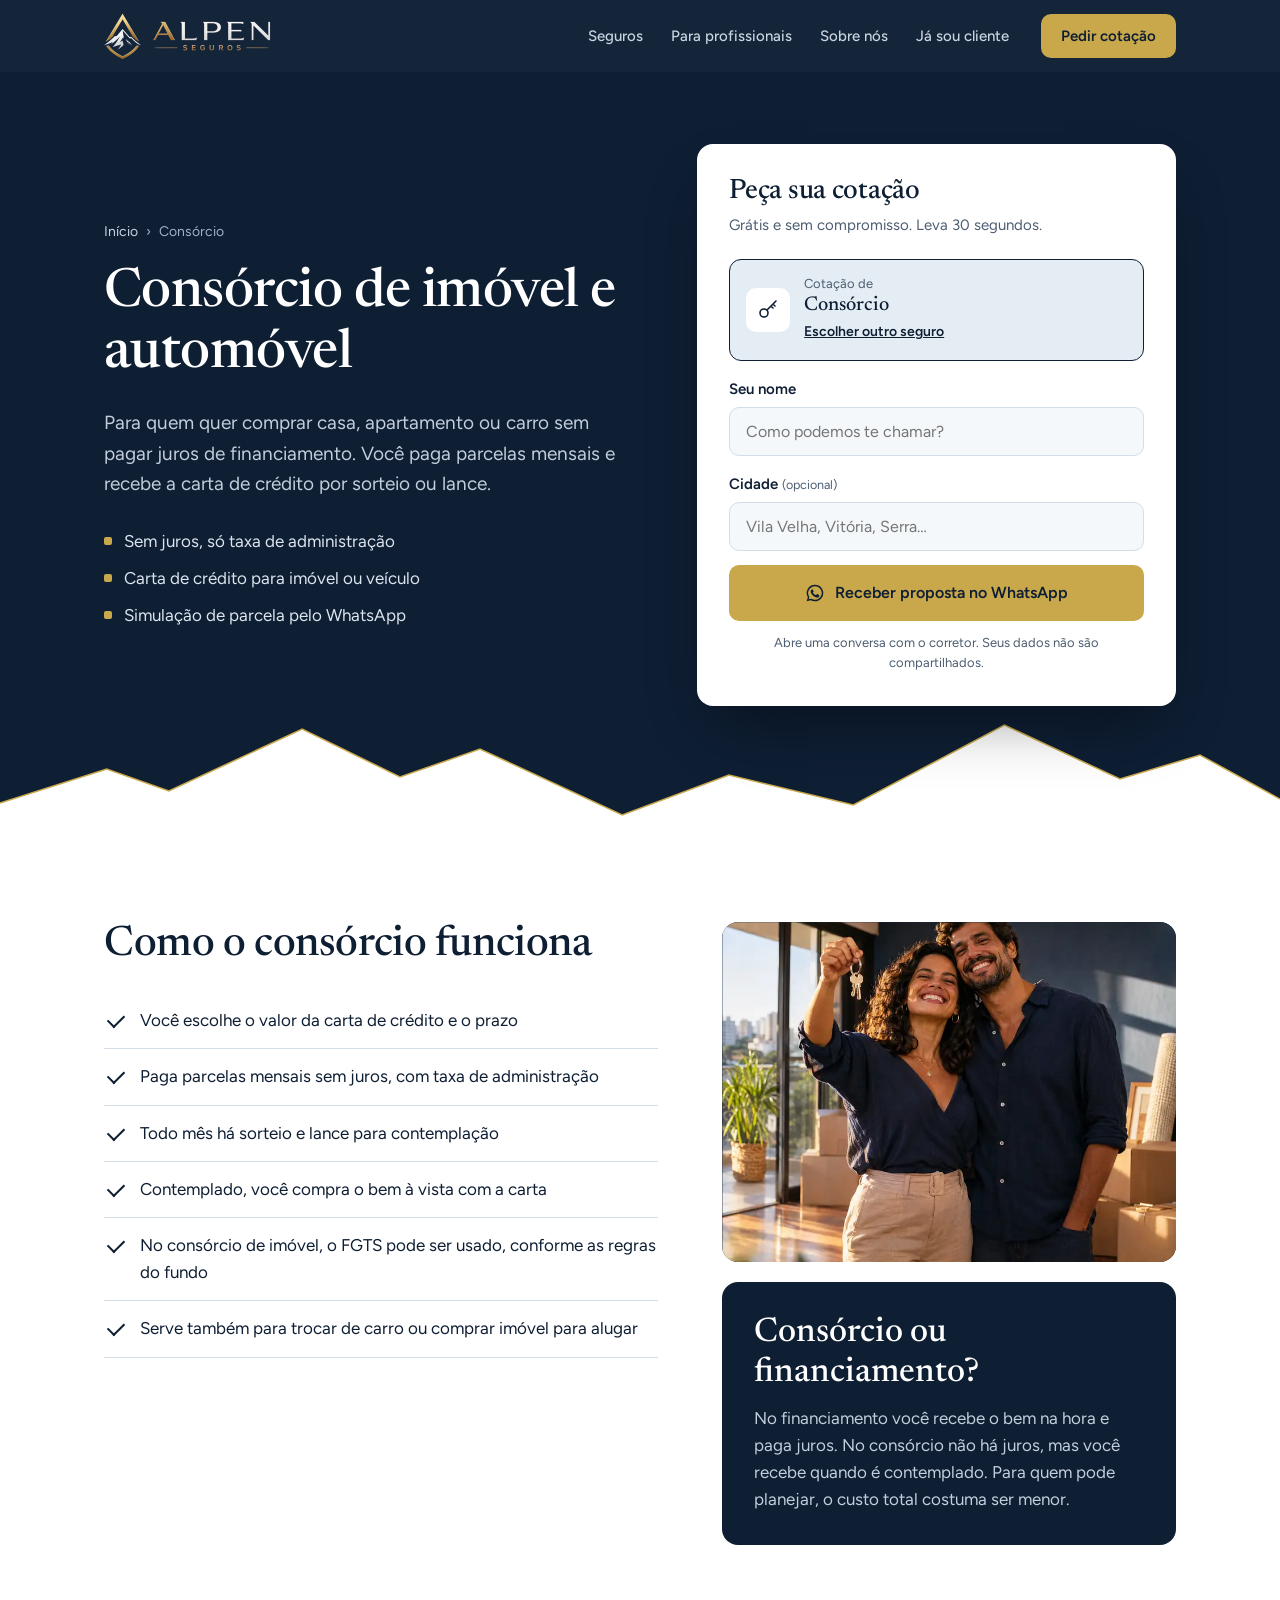
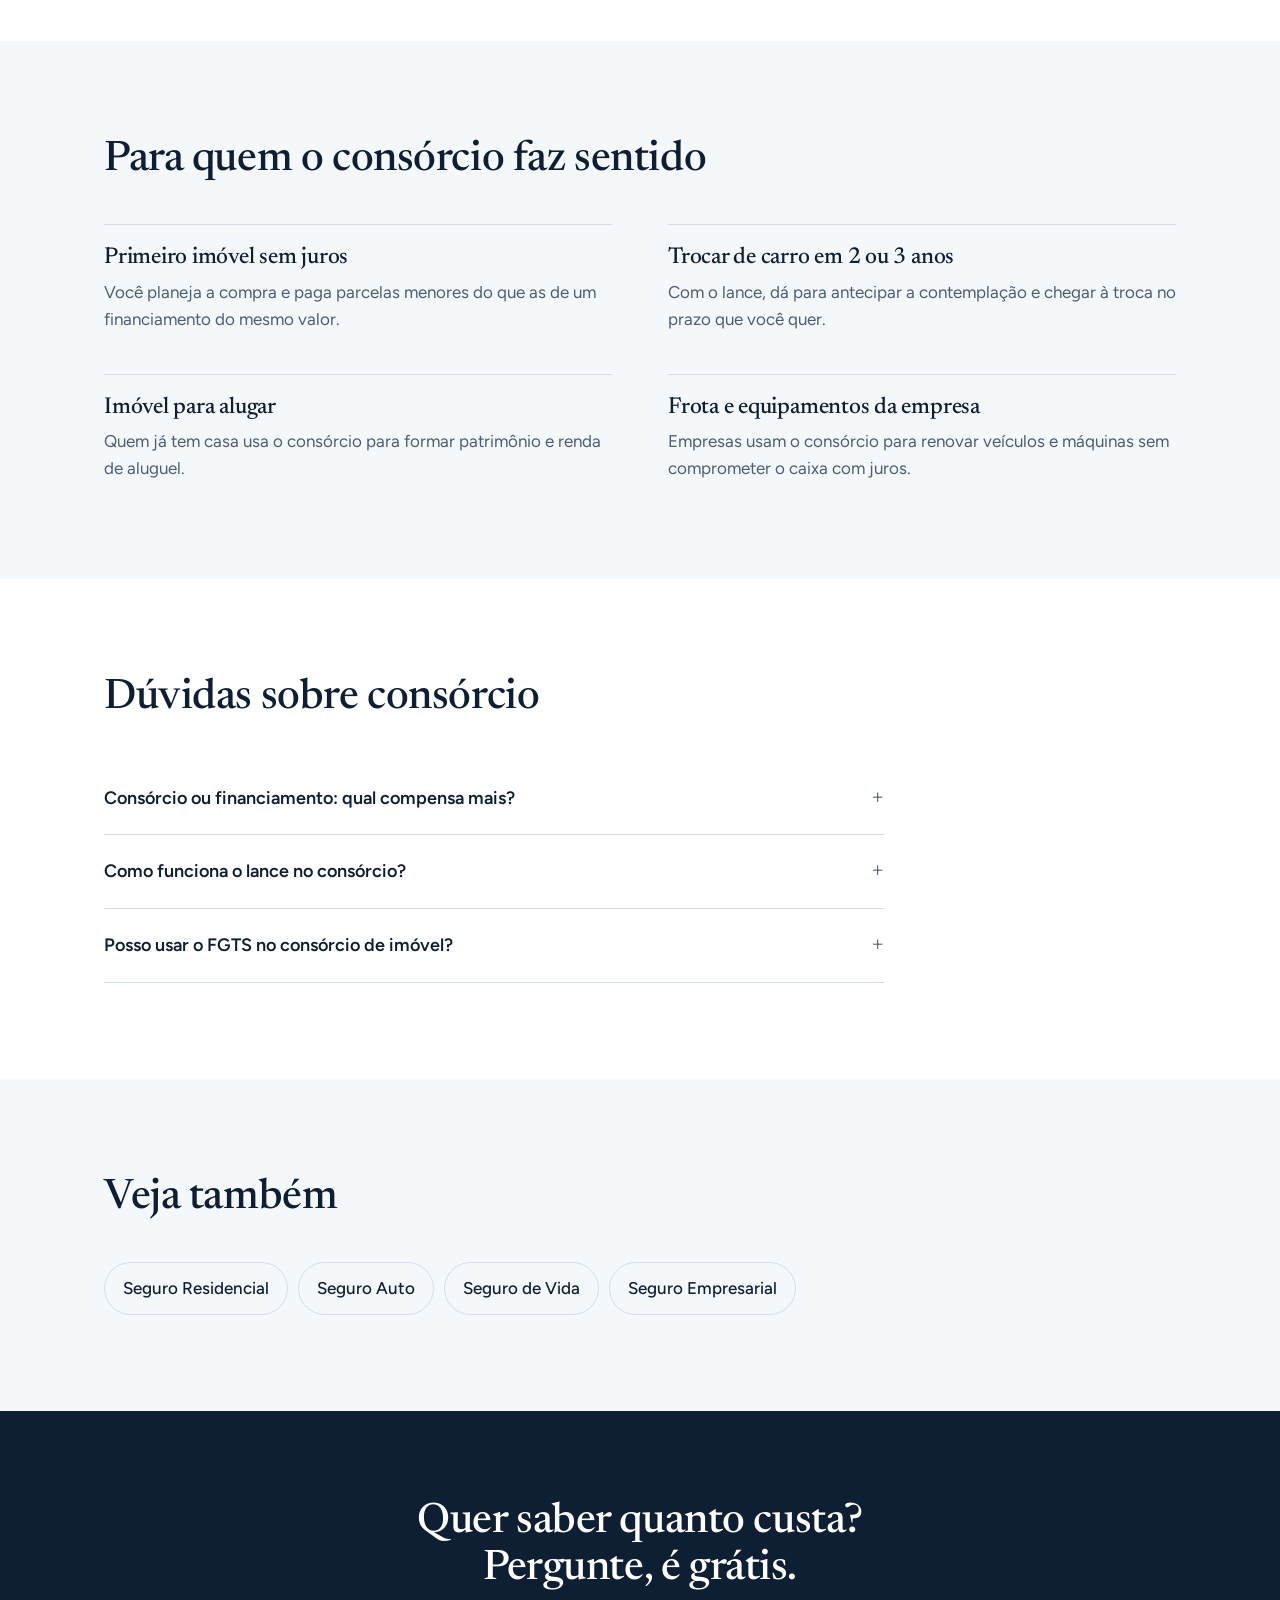
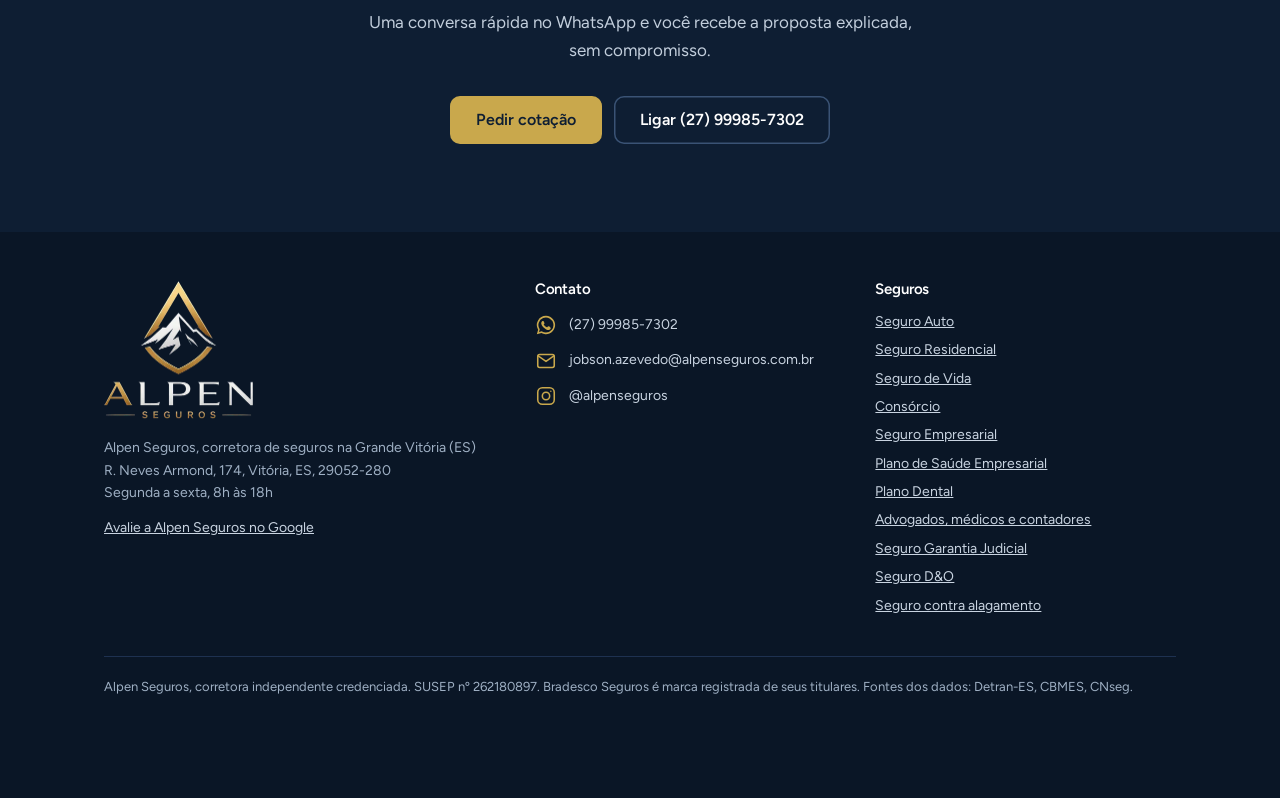
<file: consorcio/index.html>
<!doctype html>
<html lang="pt-BR">
<head>
<meta charset="utf-8">
<meta name="viewport" content="width=device-width, initial-scale=1">
<meta name="google-site-verification" content="KwMUnPhEpfxivuKFeh3EmDZfdwKrWBm_-2yaFCS8dkA">
<title>Consórcio de Imóvel e Automóvel no ES | Alpen Seguros</title>
<meta name="description" content="Consórcio para comprar casa, apartamento ou carro sem juros de financiamento. Entenda lance, sorteio e carta de crédito. Atendimento em Vila Velha e Vitória.">
<meta name="robots" content="index, follow">
<link rel="canonical" href="https://alpenseguros.com.br/consorcio/">
<meta name="geo.region" content="BR-ES">
<meta name="geo.placename" content="Vitória, Vila Velha, Espírito Santo">
<meta property="og:type" content="website">
<meta property="og:locale" content="pt_BR">
<meta property="og:site_name" content="Alpen Seguros">
<meta property="og:url" content="https://alpenseguros.com.br/consorcio/">
<meta property="og:title" content="Consórcio de Imóvel e Automóvel no ES | Alpen Seguros">
<meta property="og:description" content="Consórcio para comprar casa, apartamento ou carro sem juros de financiamento. Entenda lance, sorteio e carta de crédito. Atendimento em Vila Velha e Vitória.">
<meta property="og:image" content="https://alpenseguros.com.br/img/og-alpen-seguros.jpg">
<meta property="og:image:width" content="1200">
<meta property="og:image:height" content="630">
<meta name="twitter:card" content="summary_large_image">
<link rel="icon" type="image/png" href="/img/favicon.png">
<link rel="apple-touch-icon" href="/img/apple-touch-icon.png">
<link rel="preconnect" href="https://fonts.googleapis.com">
<link rel="preconnect" href="https://fonts.gstatic.com" crossorigin>
<link href="https://fonts.googleapis.com/css2?family=Figtree:wght@400;500;600&family=Newsreader:wght@400;500&display=swap" rel="stylesheet">
<link rel="stylesheet" href="/assets/site.css?v=2399e690">
<script>document.documentElement.classList.add('js')</script>
<script type="application/ld+json">
{
 "@context": "https://schema.org",
 "@type": "Service",
 "name": "Consórcio de imóvel e automóvel",
 "serviceType": "Consórcio",
 "description": "Consórcio para comprar casa, apartamento ou carro sem juros de financiamento. Entenda lance, sorteio e carta de crédito. Atendimento em Vila Velha e Vitória.",
 "url": "https://alpenseguros.com.br/consorcio/",
 "provider": {
  "@id": "https://alpenseguros.com.br/#empresa"
 },
 "areaServed": [
  "Vila Velha",
  "Vitória",
  "Serra",
  "Cariacica",
  "Viana",
  "Espírito Santo"
 ]
}
</script>
<script type="application/ld+json">
{
 "@context": "https://schema.org",
 "@type": "FAQPage",
 "mainEntity": [
  {
   "@type": "Question",
   "name": "Consórcio ou financiamento: qual compensa mais?",
   "acceptedAnswer": {
    "@type": "Answer",
    "text": "Se você precisa do bem agora, o financiamento resolve, mas com juros. Se pode esperar a contemplação, o consórcio costuma sair mais barato no total."
   }
  },
  {
   "@type": "Question",
   "name": "Como funciona o lance no consórcio?",
   "acceptedAnswer": {
    "@type": "Answer",
    "text": "Lance é um valor que você oferece adiantado para ser contemplado antes. Todo mês, além dos sorteados, é contemplado quem oferece o maior lance."
   }
  },
  {
   "@type": "Question",
   "name": "Posso usar o FGTS no consórcio de imóvel?",
   "acceptedAnswer": {
    "@type": "Answer",
    "text": "Sim, para dar lance, amortizar ou completar a carta, desde que você cumpra as regras do FGTS para compra de imóvel residencial."
   }
  }
 ]
}
</script>
<script type="application/ld+json">
{
 "@context": "https://schema.org",
 "@type": "BreadcrumbList",
 "itemListElement": [
  {
   "@type": "ListItem",
   "position": 1,
   "name": "Alpen Seguros",
   "item": "https://alpenseguros.com.br/"
  },
  {
   "@type": "ListItem",
   "position": 2,
   "name": "Consórcio",
   "item": "https://alpenseguros.com.br/consorcio/"
  }
 ]
}
</script>
<script type="application/ld+json">
{
 "@context": "https://schema.org",
 "@type": "InsuranceAgency",
 "@id": "https://alpenseguros.com.br/#empresa",
 "name": "Alpen Seguros",
 "description": "Corretora de seguros em Vila Velha e Vitória (ES). Seguro auto, residencial, de vida, consórcio, seguro empresarial, plano de saúde, plano dental e seguros para profissionais liberais.",
 "url": "https://alpenseguros.com.br/",
 "logo": "https://alpenseguros.com.br/img/og-alpen-seguros.jpg",
 "image": "https://alpenseguros.com.br/img/og-alpen-seguros.jpg",
 "telephone": "+55-27-99985-7302",
 "email": "jobson.azevedo@alpenseguros.com.br",
 "founder": {
  "@type": "Person",
  "name": "Jobson Azevedo",
  "jobTitle": "Corretor de seguros"
 },
 "foundingDate": "2026-05-15",
 "address": {
  "@type": "PostalAddress",
  "streetAddress": "R. Neves Armond, 174",
  "addressLocality": "Vitória",
  "addressRegion": "ES",
  "postalCode": "29052-280",
  "addressCountry": "BR"
 },
 "geo": {
  "@type": "GeoCoordinates",
  "latitude": -20.301,
  "longitude": -40.2917
 },
 "areaServed": [
  "Vila Velha",
  "Vitória",
  "Serra",
  "Cariacica",
  "Viana",
  "Guarapari",
  "Espírito Santo"
 ],
 "sameAs": [
  "https://www.instagram.com/alpenseguros"
 ],
 "openingHoursSpecification": {
  "@type": "OpeningHoursSpecification",
  "dayOfWeek": [
   "Monday",
   "Tuesday",
   "Wednesday",
   "Thursday",
   "Friday"
  ],
  "opens": "08:00",
  "closes": "18:00"
 },
 "priceRange": "$$",
 "identifier": {
  "@type": "PropertyValue",
  "propertyID": "SUSEP",
  "value": "262180897"
 },
 "hasOfferCatalog": {
  "@type": "OfferCatalog",
  "name": "Seguros",
  "itemListElement": [
   {
    "@type": "Offer",
    "itemOffered": {
     "@type": "Service",
     "name": "Seguro Auto",
     "url": "https://alpenseguros.com.br/seguro-auto/"
    }
   },
   {
    "@type": "Offer",
    "itemOffered": {
     "@type": "Service",
     "name": "Seguro Residencial",
     "url": "https://alpenseguros.com.br/seguro-residencial/"
    }
   },
   {
    "@type": "Offer",
    "itemOffered": {
     "@type": "Service",
     "name": "Seguro de Vida",
     "url": "https://alpenseguros.com.br/seguro-de-vida/"
    }
   },
   {
    "@type": "Offer",
    "itemOffered": {
     "@type": "Service",
     "name": "Consórcio",
     "url": "https://alpenseguros.com.br/consorcio/"
    }
   },
   {
    "@type": "Offer",
    "itemOffered": {
     "@type": "Service",
     "name": "Seguro Empresarial",
     "url": "https://alpenseguros.com.br/seguro-empresarial/"
    }
   },
   {
    "@type": "Offer",
    "itemOffered": {
     "@type": "Service",
     "name": "Plano de Saúde Empresarial",
     "url": "https://alpenseguros.com.br/plano-de-saude-empresarial/"
    }
   },
   {
    "@type": "Offer",
    "itemOffered": {
     "@type": "Service",
     "name": "Plano Dental",
     "url": "https://alpenseguros.com.br/plano-dental/"
    }
   },
   {
    "@type": "Offer",
    "itemOffered": {
     "@type": "Service",
     "name": "Advogados, médicos e contadores",
     "url": "https://alpenseguros.com.br/seguro-para-profissionais/"
    }
   },
   {
    "@type": "Offer",
    "itemOffered": {
     "@type": "Service",
     "name": "Seguro Garantia Judicial",
     "url": "https://alpenseguros.com.br/seguro-garantia-judicial/"
    }
   },
   {
    "@type": "Offer",
    "itemOffered": {
     "@type": "Service",
     "name": "Seguro D&O",
     "url": "https://alpenseguros.com.br/seguro-d-o/"
    }
   },
   {
    "@type": "Offer",
    "itemOffered": {
     "@type": "Service",
     "name": "Seguro contra alagamento",
     "url": "https://alpenseguros.com.br/seguro-alagamento/"
    }
   }
  ]
 }
}
</script>
<!-- Google Ads: conversão "Clique no WhatsApp" (criada em 24/06/2026) -->
<script>
// Carrega o Google Ads depois que a página abriu (os eventos ficam na fila até lá)
window.addEventListener('load',function(){var s=document.createElement('script');s.async=true;s.src='https://www.googletagmanager.com/gtag/js?id=AW-18230041101';document.head.appendChild(s);});
window.dataLayer=window.dataLayer||[];
function gtag(){dataLayer.push(arguments);}
gtag('js',new Date());
gtag('config','AW-18230041101');
window.alpenConversao=function(){gtag('event','conversion',{'send_to':'AW-18230041101/6PaYCPKf7MQcEI204fRD'});};
document.addEventListener('click',function(e){if(e.target.closest('a[href*="wa.me"]'))window.alpenConversao();});
</script>
</head>
<body>
<a class="skip" href="#conteudo">Pular para o conteúdo</a>
<header class="top">
  <div class="wrap nav">
    <a class="brand" href="/" aria-label="Alpen Seguros, página inicial">
      <img class="brand-mark" src="/img/alpen-simbolo.webp" alt="" width="74" height="92">
      <img class="brand-name" src="/img/alpen-nome.webp" alt="Alpen Seguros" width="236" height="60">
    </a>
    <ul>
      <li><a href="/#seguros">Seguros</a></li>
      <li><a href="/seguro-para-profissionais/">Para profissionais</a></li>
      <li><a href="/#sobre">Sobre nós</a></li>
      <li><a href="/#cliente">Já sou cliente</a></li>
    </ul>
    <a class="btn btn-gold" href="#cotacao" data-focus>Pedir cotação</a>
  </div>
</header>

<main id="conteudo">
  <section class="hero inner">
    <div class="wrap hero-grid">
      <div>
        <nav class="crumbs" aria-label="Você está em"><a href="/">Início</a><span aria-hidden="true">›</span>Consórcio</nav>
        <h1>Consórcio de imóvel e automóvel</h1>
        <p class="lead">Para quem quer comprar casa, apartamento ou carro sem pagar juros de financiamento. Você paga parcelas mensais e recebe a carta de crédito por sorteio ou lance.</p>
        <ul class="highlights">
          <li>Sem juros, só taxa de administração</li>
          <li>Carta de crédito para imóvel ou veículo</li>
          <li>Simulação de parcela pelo WhatsApp</li>
        </ul>
      </div>
      <form class="quote" id="cotacao" novalidate>
        <h2>Peça sua cotação</h2>
        <p class="sub">Grátis e sem compromisso. Leva 30 segundos.</p>
        <div class="produto-fixo">
          <input type="hidden" name="produto" value="Consórcio">
          <span class="pf-ic"><svg viewBox="0 0 24 24" fill="none" stroke-width="1.6" stroke-linecap="round" stroke-linejoin="round" aria-hidden="true"><circle cx="8" cy="15" r="4"/><path d="m11 12 9-9M17 6l2 2M15 8l2 2"/></svg></span>
          <span class="pf-txt">Cotação de<strong>Consórcio</strong></span>
          <a href="/#cotacao">Escolher outro seguro</a>
        </div>
        <div class="field">
          <label for="nome">Seu nome</label>
          <input id="nome" name="nome" autocomplete="given-name" placeholder="Como podemos te chamar?">
        </div>
        <div class="field">
          <label for="cidade">Cidade <small>(opcional)</small></label>
          <input id="cidade" name="cidade" autocomplete="address-level2" placeholder="Vila Velha, Vitória, Serra…">
        </div>
        <p class="err" id="err" role="alert"></p>
        <button class="btn btn-gold" type="submit"><svg width="20" height="20" viewBox="0 0 24 24" aria-hidden="true"><path fill="currentColor" d="M12 2a10 10 0 0 0-8.6 15.1L2 22l5-1.3A10 10 0 1 0 12 2Zm0 18.2c-1.5 0-3-.4-4.3-1.2l-.3-.2-3 .8.8-2.9-.2-.3A8.2 8.2 0 1 1 12 20.2Zm4.5-6.1c-.2-.1-1.5-.7-1.7-.8-.2-.1-.4-.1-.6.1l-.8 1c-.1.2-.3.2-.5.1a6.7 6.7 0 0 1-3.3-2.9c-.2-.4.2-.4.7-1.3.1-.2 0-.3 0-.4l-.8-1.8c-.2-.5-.4-.4-.6-.4h-.5a1 1 0 0 0-.7.3 3 3 0 0 0-.9 2.2c0 1.3.9 2.5 1 2.7.1.2 1.8 2.8 4.4 3.9 1.6.7 2.3.8 3.1.6.5-.1 1.5-.6 1.7-1.2.2-.6.2-1.1.1-1.2l-.6-.3Z"/></svg>Receber proposta no WhatsApp</button>
        <p class="fine">Abre uma conversa com o corretor. Seus dados não são compartilhados.</p>
      </form>
    </div>
    <svg class="ridge" viewBox="0 0 1440 110" preserveAspectRatio="none" aria-hidden="true">
      <path d="M0 110V86l120-34 70 22 150-62 110 48 90-28 160 66 120-40 140 30 170-80 130 54 90-24 90 44V110Z" fill="#fff"/>
      <path d="M0 86l120-34 70 22 150-62 110 48 90-28 160 66 120-40 140 30 170-80 130 54 90-24 90 44" fill="none" stroke="#C9A84C" stroke-width="1.5" vector-effect="non-scaling-stroke"/>
    </svg>
  </section>

  <section class="block">
    <div class="wrap split">
      <div>
        <h2>Como o consórcio funciona</h2>
        <ul class="checks">
          <li>Você escolhe o valor da carta de crédito e o prazo</li>
          <li>Paga parcelas mensais sem juros, com taxa de administração</li>
          <li>Todo mês há sorteio e lance para contemplação</li>
          <li>Contemplado, você compra o bem à vista com a carta</li>
          <li>No consórcio de imóvel, o FGTS pode ser usado, conforme as regras do fundo</li>
          <li>Serve também para trocar de carro ou comprar imóvel para alugar</li>
        </ul>
      </div>
      <div class="side">
        <figure class="shot reveal"><img src="/img/fotos/consorcio-800.webp" srcset="/img/fotos/consorcio-480.webp 480w, /img/fotos/consorcio-800.webp 800w, /img/fotos/consorcio-1200.webp 1200w" sizes="(max-width: 960px) 100vw, 560px" alt="Chaves de um imóvel novo" loading="lazy" decoding="async" onerror="this.parentNode.classList.add('nofoto')"><svg class="fallback" viewBox="0 0 24 24" fill="none" stroke-width="1.6" stroke-linecap="round" stroke-linejoin="round" aria-hidden="true"><circle cx="8" cy="15" r="4"/><path d="m11 12 9-9M17 6l2 2M15 8l2 2"/></svg></figure>
        <div class="fact"><strong>Consórcio ou financiamento?</strong><p>No financiamento você recebe o bem na hora e paga juros. No consórcio não há juros, mas você recebe quando é contemplado. Para quem pode planejar, o custo total costuma ser menor.</p></div>
      </div>
    </div>
  </section>
  <section class="block alt">
    <div class="wrap">
      <div class="head"><h2>Para quem o consórcio faz sentido</h2></div>
      <div class="cases">
        <div><h3>Primeiro imóvel sem juros</h3><p>Você planeja a compra e paga parcelas menores do que as de um financiamento do mesmo valor.</p></div>
        <div><h3>Trocar de carro em 2 ou 3 anos</h3><p>Com o lance, dá para antecipar a contemplação e chegar à troca no prazo que você quer.</p></div>
        <div><h3>Imóvel para alugar</h3><p>Quem já tem casa usa o consórcio para formar patrimônio e renda de aluguel.</p></div>
        <div><h3>Frota e equipamentos da empresa</h3><p>Empresas usam o consórcio para renovar veículos e máquinas sem comprometer o caixa com juros.</p></div>
      </div>
    </div>
  </section>

  <section class="block">
    <div class="wrap">
      <div class="head"><h2>Dúvidas sobre consórcio</h2></div>
      <div class="faq">
        <details><summary>Consórcio ou financiamento: qual compensa mais?</summary><p>Se você precisa do bem agora, o financiamento resolve, mas com juros. Se pode esperar a contemplação, o consórcio costuma sair mais barato no total.</p></details>
        <details><summary>Como funciona o lance no consórcio?</summary><p>Lance é um valor que você oferece adiantado para ser contemplado antes. Todo mês, além dos sorteados, é contemplado quem oferece o maior lance.</p></details>
        <details><summary>Posso usar o FGTS no consórcio de imóvel?</summary><p>Sim, para dar lance, amortizar ou completar a carta, desde que você cumpra as regras do FGTS para compra de imóvel residencial.</p></details>
      </div>
    </div>
  </section>

  <section class="block alt">
    <div class="wrap">
      <div class="head"><h2>Veja também</h2></div>
      <ul class="related">
        <li><a href="/seguro-residencial/">Seguro Residencial</a></li>
        <li><a href="/seguro-auto/">Seguro Auto</a></li>
        <li><a href="/seguro-de-vida/">Seguro de Vida</a></li>
        <li><a href="/seguro-empresarial/">Seguro Empresarial</a></li>
      </ul>
    </div>
  </section>

  <section class="final">
    <div class="wrap">
      <h2>Quer saber quanto custa? Pergunte, é grátis.</h2>
      <p>Uma conversa rápida no WhatsApp e você recebe a proposta explicada, sem compromisso.</p>
      <div class="actions">
        <a class="btn btn-gold" href="#cotacao" data-focus>Pedir cotação</a>
        <a class="btn btn-ghost" href="tel:+5527999857302">Ligar (27) 99985-7302</a>
      </div>
    </div>
  </section>
</main>
<footer>
  <div class="wrap">
    <div class="foot">
      <div>
        <img class="foot-logo" src="/img/alpen-logo.webp" alt="Alpen Seguros" width="300" height="279" loading="lazy">
        <address>
          Alpen Seguros, corretora de seguros na Grande Vitória (ES)<br>
          R. Neves Armond, 174, Vitória, ES, 29052-280<br>
          Segunda a sexta, 8h às 18h
        </address>
        <p style="margin-top:10px"><a href="https://share.google/4tzNJm3uzbHY8INDY">Avalie a Alpen Seguros no Google</a></p>
      </div>
      <div>
        <h2>Contato</h2>
        <ul class="contact">
          <li><a href="https://wa.me/5527999857302"><svg viewBox="0 0 24 24" aria-hidden="true"><path fill="currentColor" d="M12 2a10 10 0 0 0-8.6 15.1L2 22l5-1.3A10 10 0 1 0 12 2Zm0 18.2c-1.5 0-3-.4-4.3-1.2l-.3-.2-3 .8.8-2.9-.2-.3A8.2 8.2 0 1 1 12 20.2Zm4.5-6.1c-.2-.1-1.5-.7-1.7-.8-.2-.1-.4-.1-.6.1l-.8 1c-.1.2-.3.2-.5.1a6.7 6.7 0 0 1-3.3-2.9c-.2-.4.2-.4.7-1.3.1-.2 0-.3 0-.4l-.8-1.8c-.2-.5-.4-.4-.6-.4h-.5a1 1 0 0 0-.7.3 3 3 0 0 0-.9 2.2c0 1.3.9 2.5 1 2.7.1.2 1.8 2.8 4.4 3.9 1.6.7 2.3.8 3.1.6.5-.1 1.5-.6 1.7-1.2.2-.6.2-1.1.1-1.2l-.6-.3Z"/></svg><span><span class="sr">WhatsApp </span>(27) 99985-7302</span></a></li>
          <li><a href="mailto:jobson.azevedo@alpenseguros.com.br"><svg viewBox="0 0 24 24" fill="none" stroke="currentColor" stroke-width="1.7" stroke-linecap="round" stroke-linejoin="round" aria-hidden="true"><rect x="3" y="5" width="18" height="14" rx="2"/><path d="m3.5 6.5 8.5 6 8.5-6"/></svg><span><span class="sr">E-mail </span>jobson.azevedo@alpenseguros.com.br</span></a></li>
          <li><a href="https://www.instagram.com/alpenseguros"><svg viewBox="0 0 24 24" fill="none" stroke="currentColor" stroke-width="1.7" stroke-linecap="round" stroke-linejoin="round" aria-hidden="true"><rect x="3" y="3" width="18" height="18" rx="5"/><circle cx="12" cy="12" r="4"/><circle cx="17.3" cy="6.7" r=".8" fill="currentColor" stroke="none"/></svg><span><span class="sr">Instagram </span>@alpenseguros</span></a></li>
        </ul>
      </div>
      <div>
        <h2>Seguros</h2>
        <ul>
          <li><a href="/seguro-auto/">Seguro Auto</a></li>
          <li><a href="/seguro-residencial/">Seguro Residencial</a></li>
          <li><a href="/seguro-de-vida/">Seguro de Vida</a></li>
          <li><a href="/consorcio/">Consórcio</a></li>
          <li><a href="/seguro-empresarial/">Seguro Empresarial</a></li>
          <li><a href="/plano-de-saude-empresarial/">Plano de Saúde Empresarial</a></li>
          <li><a href="/plano-dental/">Plano Dental</a></li>
          <li><a href="/seguro-para-profissionais/">Advogados, médicos e contadores</a></li>
          <li><a href="/seguro-garantia-judicial/">Seguro Garantia Judicial</a></li>
          <li><a href="/seguro-d-o/">Seguro D&O</a></li>
          <li><a href="/seguro-alagamento/">Seguro contra alagamento</a></li>
        </ul>
      </div>
    </div>
    <p class="legal">Alpen Seguros, corretora independente credenciada. SUSEP nº 262180897. Bradesco Seguros é marca registrada de seus titulares. Fontes dos dados: Detran-ES, CBMES, CNseg.</p>
  </div>
</footer>
<div class="mbar">
  <a class="btn btn-gold" href="#cotacao" data-focus>Pedir cotação</a>
  <a class="btn btn-ghost" href="tel:+5527999857302" aria-label="Ligar para a Alpen Seguros">Ligar</a>
</div>
<script src="/assets/site.js?v=8588ca2c" defer></script>
</body>
</html>
</file>
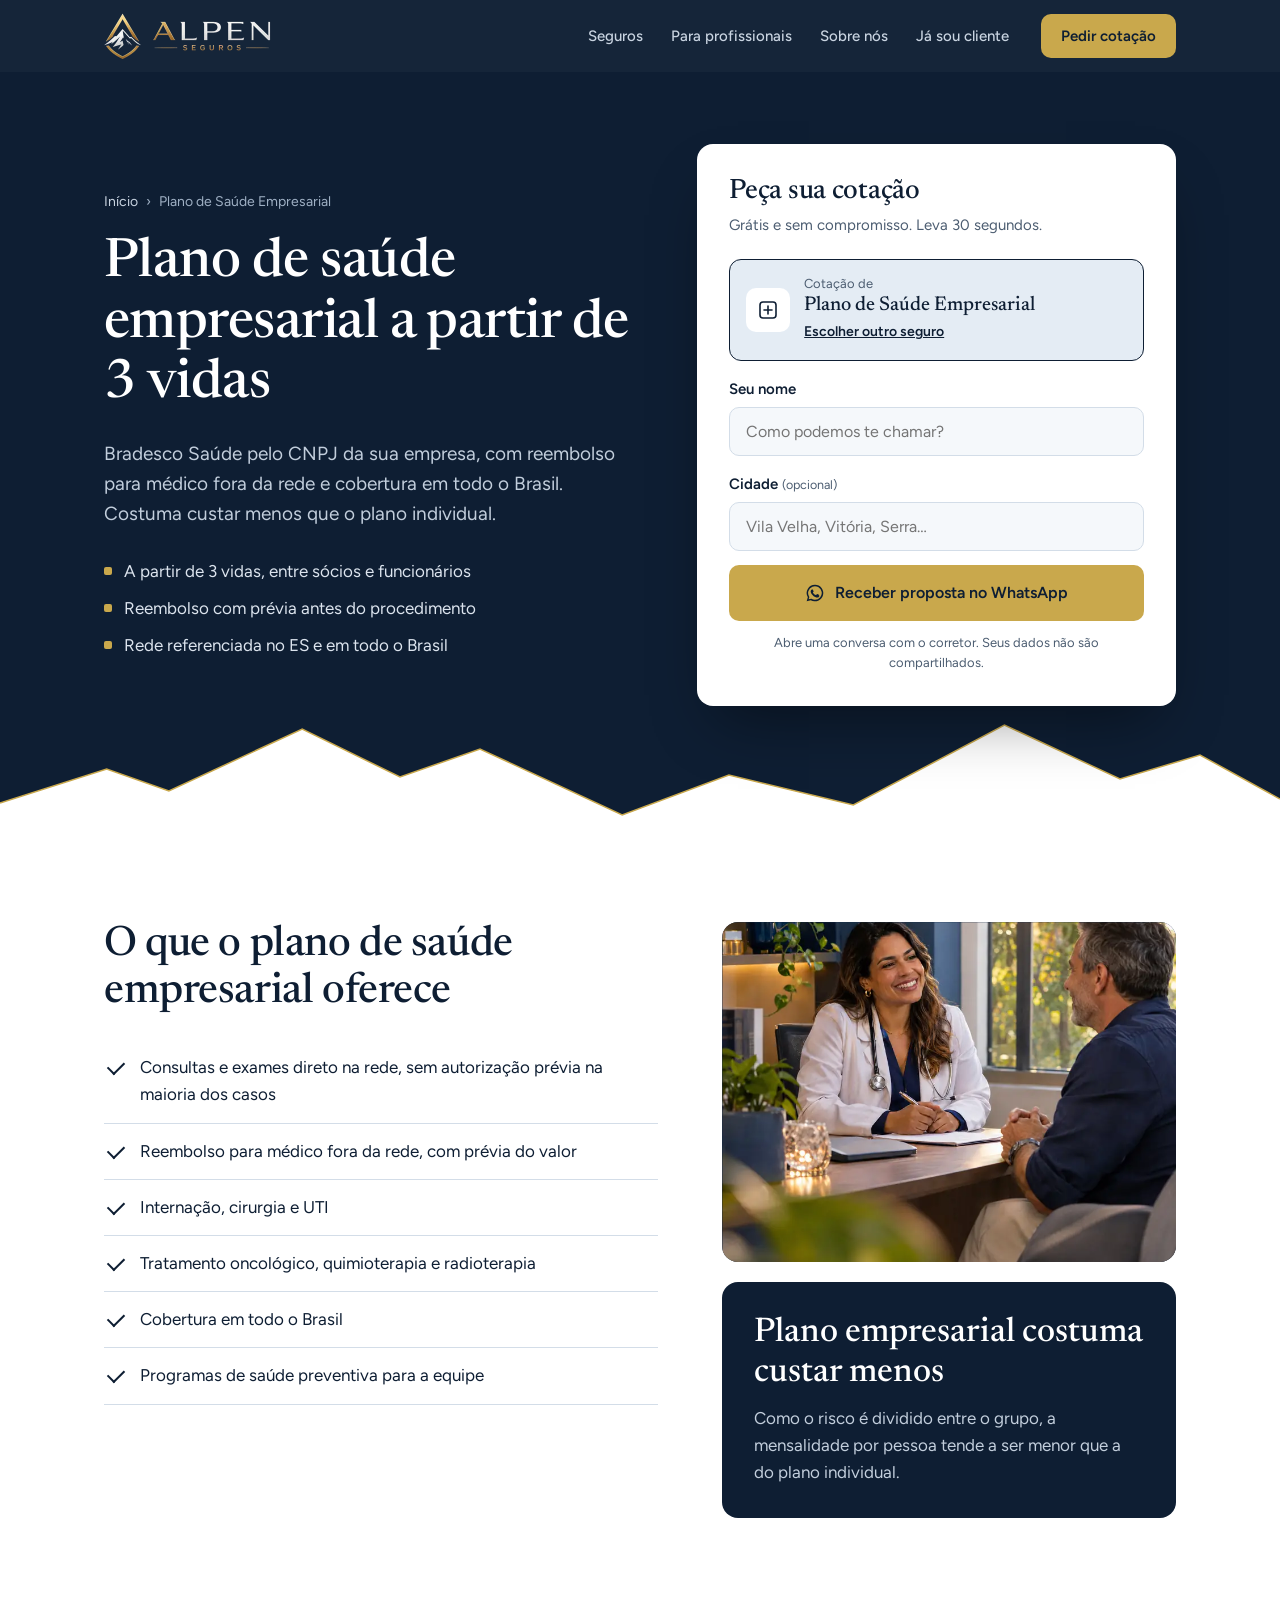
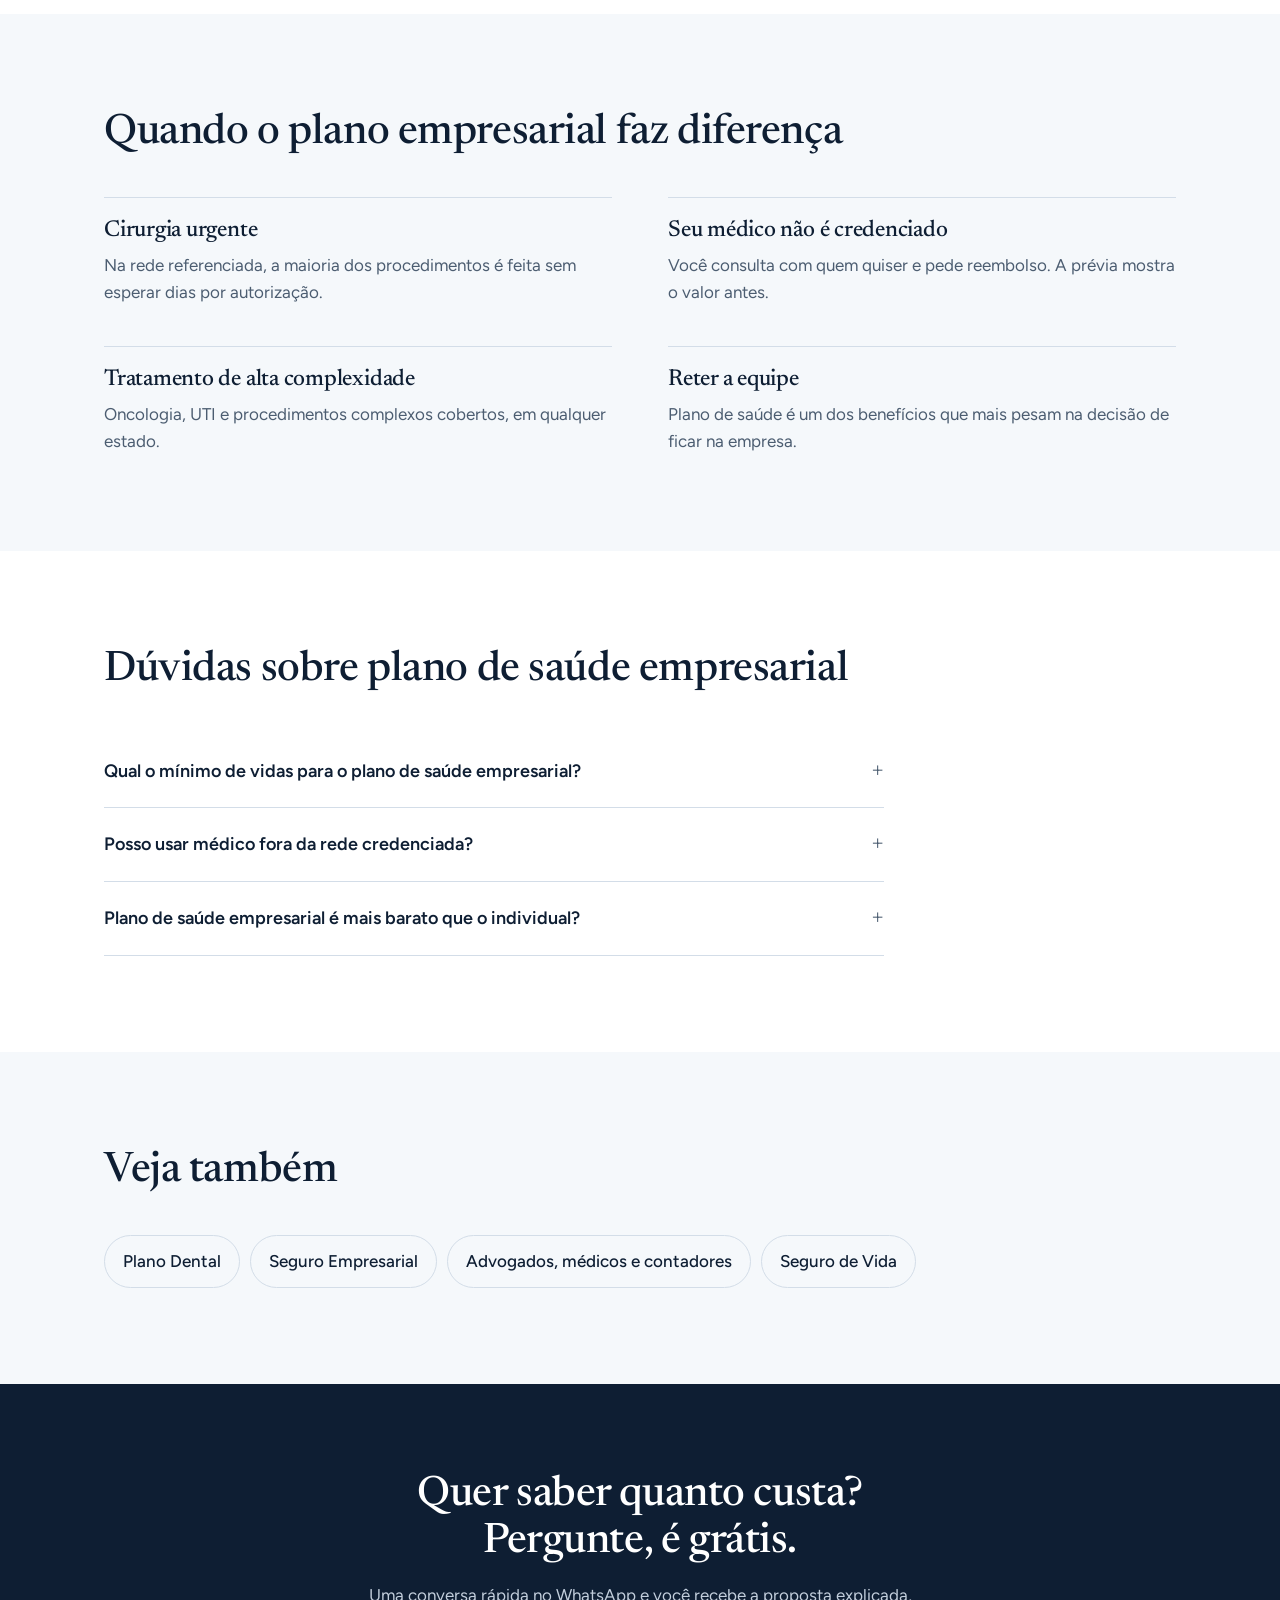
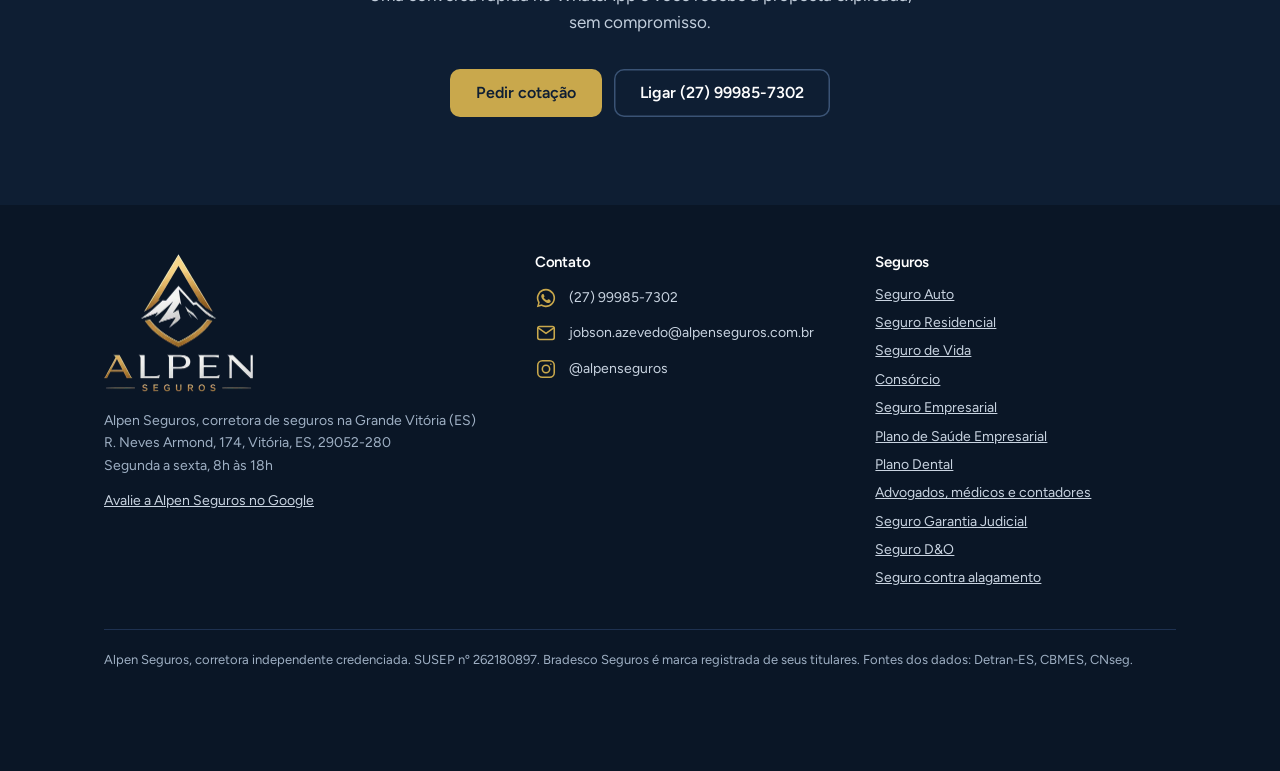
<file: plano-de-saude-empresarial/index.html>
<!doctype html>
<html lang="pt-BR">
<head>
<meta charset="utf-8">
<meta name="viewport" content="width=device-width, initial-scale=1">
<meta name="google-site-verification" content="KwMUnPhEpfxivuKFeh3EmDZfdwKrWBm_-2yaFCS8dkA">
<title>Plano de Saúde Empresarial em Vitória (ES) | Alpen Seguros</title>
<meta name="description" content="Plano de saúde empresarial Bradesco a partir de 3 vidas, com reembolso e rede nacional. Para empresas, consultórios e escritórios em Vila Velha e Vitória.">
<meta name="robots" content="index, follow">
<link rel="canonical" href="https://alpenseguros.com.br/plano-de-saude-empresarial/">
<meta name="geo.region" content="BR-ES">
<meta name="geo.placename" content="Vitória, Vila Velha, Espírito Santo">
<meta property="og:type" content="website">
<meta property="og:locale" content="pt_BR">
<meta property="og:site_name" content="Alpen Seguros">
<meta property="og:url" content="https://alpenseguros.com.br/plano-de-saude-empresarial/">
<meta property="og:title" content="Plano de Saúde Empresarial em Vitória (ES) | Alpen Seguros">
<meta property="og:description" content="Plano de saúde empresarial Bradesco a partir de 3 vidas, com reembolso e rede nacional. Para empresas, consultórios e escritórios em Vila Velha e Vitória.">
<meta property="og:image" content="https://alpenseguros.com.br/img/og-alpen-seguros.jpg">
<meta property="og:image:width" content="1200">
<meta property="og:image:height" content="630">
<meta name="twitter:card" content="summary_large_image">
<link rel="icon" type="image/png" href="/img/favicon.png">
<link rel="apple-touch-icon" href="/img/apple-touch-icon.png">
<link rel="preconnect" href="https://fonts.googleapis.com">
<link rel="preconnect" href="https://fonts.gstatic.com" crossorigin>
<link href="https://fonts.googleapis.com/css2?family=Figtree:wght@400;500;600&family=Newsreader:wght@400;500&display=swap" rel="stylesheet">
<link rel="stylesheet" href="/assets/site.css?v=2399e690">
<script>document.documentElement.classList.add('js')</script>
<script type="application/ld+json">
{
 "@context": "https://schema.org",
 "@type": "Service",
 "name": "Plano de saúde empresarial a partir de 3 vidas",
 "serviceType": "Plano de Saúde Empresarial",
 "description": "Plano de saúde empresarial Bradesco a partir de 3 vidas, com reembolso e rede nacional. Para empresas, consultórios e escritórios em Vila Velha e Vitória.",
 "url": "https://alpenseguros.com.br/plano-de-saude-empresarial/",
 "provider": {
  "@id": "https://alpenseguros.com.br/#empresa"
 },
 "areaServed": [
  "Vila Velha",
  "Vitória",
  "Serra",
  "Cariacica",
  "Viana",
  "Espírito Santo"
 ]
}
</script>
<script type="application/ld+json">
{
 "@context": "https://schema.org",
 "@type": "FAQPage",
 "mainEntity": [
  {
   "@type": "Question",
   "name": "Qual o mínimo de vidas para o plano de saúde empresarial?",
   "acceptedAnswer": {
    "@type": "Answer",
    "text": "A partir de 3 vidas, entre sócios e funcionários com vínculo comprovado."
   }
  },
  {
   "@type": "Question",
   "name": "Posso usar médico fora da rede credenciada?",
   "acceptedAnswer": {
    "@type": "Answer",
    "text": "Sim. Na modalidade de livre escolha, você consulta com qualquer médico e pede reembolso, com prévia do valor antes do procedimento."
   }
  },
  {
   "@type": "Question",
   "name": "Plano de saúde empresarial é mais barato que o individual?",
   "acceptedAnswer": {
    "@type": "Answer",
    "text": "Geralmente sim, porque o risco é dividido entre o grupo."
   }
  }
 ]
}
</script>
<script type="application/ld+json">
{
 "@context": "https://schema.org",
 "@type": "BreadcrumbList",
 "itemListElement": [
  {
   "@type": "ListItem",
   "position": 1,
   "name": "Alpen Seguros",
   "item": "https://alpenseguros.com.br/"
  },
  {
   "@type": "ListItem",
   "position": 2,
   "name": "Plano de Saúde Empresarial",
   "item": "https://alpenseguros.com.br/plano-de-saude-empresarial/"
  }
 ]
}
</script>
<script type="application/ld+json">
{
 "@context": "https://schema.org",
 "@type": "InsuranceAgency",
 "@id": "https://alpenseguros.com.br/#empresa",
 "name": "Alpen Seguros",
 "description": "Corretora de seguros em Vila Velha e Vitória (ES). Seguro auto, residencial, de vida, consórcio, seguro empresarial, plano de saúde, plano dental e seguros para profissionais liberais.",
 "url": "https://alpenseguros.com.br/",
 "logo": "https://alpenseguros.com.br/img/og-alpen-seguros.jpg",
 "image": "https://alpenseguros.com.br/img/og-alpen-seguros.jpg",
 "telephone": "+55-27-99985-7302",
 "email": "jobson.azevedo@alpenseguros.com.br",
 "founder": {
  "@type": "Person",
  "name": "Jobson Azevedo",
  "jobTitle": "Corretor de seguros"
 },
 "foundingDate": "2026-05-15",
 "address": {
  "@type": "PostalAddress",
  "streetAddress": "R. Neves Armond, 174",
  "addressLocality": "Vitória",
  "addressRegion": "ES",
  "postalCode": "29052-280",
  "addressCountry": "BR"
 },
 "geo": {
  "@type": "GeoCoordinates",
  "latitude": -20.301,
  "longitude": -40.2917
 },
 "areaServed": [
  "Vila Velha",
  "Vitória",
  "Serra",
  "Cariacica",
  "Viana",
  "Guarapari",
  "Espírito Santo"
 ],
 "sameAs": [
  "https://www.instagram.com/alpenseguros"
 ],
 "openingHoursSpecification": {
  "@type": "OpeningHoursSpecification",
  "dayOfWeek": [
   "Monday",
   "Tuesday",
   "Wednesday",
   "Thursday",
   "Friday"
  ],
  "opens": "08:00",
  "closes": "18:00"
 },
 "priceRange": "$$",
 "identifier": {
  "@type": "PropertyValue",
  "propertyID": "SUSEP",
  "value": "262180897"
 },
 "hasOfferCatalog": {
  "@type": "OfferCatalog",
  "name": "Seguros",
  "itemListElement": [
   {
    "@type": "Offer",
    "itemOffered": {
     "@type": "Service",
     "name": "Seguro Auto",
     "url": "https://alpenseguros.com.br/seguro-auto/"
    }
   },
   {
    "@type": "Offer",
    "itemOffered": {
     "@type": "Service",
     "name": "Seguro Residencial",
     "url": "https://alpenseguros.com.br/seguro-residencial/"
    }
   },
   {
    "@type": "Offer",
    "itemOffered": {
     "@type": "Service",
     "name": "Seguro de Vida",
     "url": "https://alpenseguros.com.br/seguro-de-vida/"
    }
   },
   {
    "@type": "Offer",
    "itemOffered": {
     "@type": "Service",
     "name": "Consórcio",
     "url": "https://alpenseguros.com.br/consorcio/"
    }
   },
   {
    "@type": "Offer",
    "itemOffered": {
     "@type": "Service",
     "name": "Seguro Empresarial",
     "url": "https://alpenseguros.com.br/seguro-empresarial/"
    }
   },
   {
    "@type": "Offer",
    "itemOffered": {
     "@type": "Service",
     "name": "Plano de Saúde Empresarial",
     "url": "https://alpenseguros.com.br/plano-de-saude-empresarial/"
    }
   },
   {
    "@type": "Offer",
    "itemOffered": {
     "@type": "Service",
     "name": "Plano Dental",
     "url": "https://alpenseguros.com.br/plano-dental/"
    }
   },
   {
    "@type": "Offer",
    "itemOffered": {
     "@type": "Service",
     "name": "Advogados, médicos e contadores",
     "url": "https://alpenseguros.com.br/seguro-para-profissionais/"
    }
   },
   {
    "@type": "Offer",
    "itemOffered": {
     "@type": "Service",
     "name": "Seguro Garantia Judicial",
     "url": "https://alpenseguros.com.br/seguro-garantia-judicial/"
    }
   },
   {
    "@type": "Offer",
    "itemOffered": {
     "@type": "Service",
     "name": "Seguro D&O",
     "url": "https://alpenseguros.com.br/seguro-d-o/"
    }
   },
   {
    "@type": "Offer",
    "itemOffered": {
     "@type": "Service",
     "name": "Seguro contra alagamento",
     "url": "https://alpenseguros.com.br/seguro-alagamento/"
    }
   }
  ]
 }
}
</script>
<!-- Google Ads: conversão "Clique no WhatsApp" (criada em 24/06/2026) -->
<script>
// Carrega o Google Ads depois que a página abriu (os eventos ficam na fila até lá)
window.addEventListener('load',function(){var s=document.createElement('script');s.async=true;s.src='https://www.googletagmanager.com/gtag/js?id=AW-18230041101';document.head.appendChild(s);});
window.dataLayer=window.dataLayer||[];
function gtag(){dataLayer.push(arguments);}
gtag('js',new Date());
gtag('config','AW-18230041101');
window.alpenConversao=function(){gtag('event','conversion',{'send_to':'AW-18230041101/6PaYCPKf7MQcEI204fRD'});};
document.addEventListener('click',function(e){if(e.target.closest('a[href*="wa.me"]'))window.alpenConversao();});
</script>
</head>
<body>
<a class="skip" href="#conteudo">Pular para o conteúdo</a>
<header class="top">
  <div class="wrap nav">
    <a class="brand" href="/" aria-label="Alpen Seguros, página inicial">
      <img class="brand-mark" src="/img/alpen-simbolo.webp" alt="" width="74" height="92">
      <img class="brand-name" src="/img/alpen-nome.webp" alt="Alpen Seguros" width="236" height="60">
    </a>
    <ul>
      <li><a href="/#seguros">Seguros</a></li>
      <li><a href="/seguro-para-profissionais/">Para profissionais</a></li>
      <li><a href="/#sobre">Sobre nós</a></li>
      <li><a href="/#cliente">Já sou cliente</a></li>
    </ul>
    <a class="btn btn-gold" href="#cotacao" data-focus>Pedir cotação</a>
  </div>
</header>

<main id="conteudo">
  <section class="hero inner">
    <div class="wrap hero-grid">
      <div>
        <nav class="crumbs" aria-label="Você está em"><a href="/">Início</a><span aria-hidden="true">›</span>Plano de Saúde Empresarial</nav>
        <h1>Plano de saúde empresarial a partir de 3 vidas</h1>
        <p class="lead">Bradesco Saúde pelo CNPJ da sua empresa, com reembolso para médico fora da rede e cobertura em todo o Brasil. Costuma custar menos que o plano individual.</p>
        <ul class="highlights">
          <li>A partir de 3 vidas, entre sócios e funcionários</li>
          <li>Reembolso com prévia antes do procedimento</li>
          <li>Rede referenciada no ES e em todo o Brasil</li>
        </ul>
      </div>
      <form class="quote" id="cotacao" novalidate>
        <h2>Peça sua cotação</h2>
        <p class="sub">Grátis e sem compromisso. Leva 30 segundos.</p>
        <div class="produto-fixo">
          <input type="hidden" name="produto" value="Plano de Saúde Empresarial">
          <span class="pf-ic"><svg viewBox="0 0 24 24" fill="none" stroke-width="1.6" stroke-linecap="round" stroke-linejoin="round" aria-hidden="true"><rect x="4" y="4" width="16" height="16" rx="3"/><path d="M12 8v8M8 12h8"/></svg></span>
          <span class="pf-txt">Cotação de<strong>Plano de Saúde Empresarial</strong></span>
          <a href="/#cotacao">Escolher outro seguro</a>
        </div>
        <div class="field">
          <label for="nome">Seu nome</label>
          <input id="nome" name="nome" autocomplete="given-name" placeholder="Como podemos te chamar?">
        </div>
        <div class="field">
          <label for="cidade">Cidade <small>(opcional)</small></label>
          <input id="cidade" name="cidade" autocomplete="address-level2" placeholder="Vila Velha, Vitória, Serra…">
        </div>
        <p class="err" id="err" role="alert"></p>
        <button class="btn btn-gold" type="submit"><svg width="20" height="20" viewBox="0 0 24 24" aria-hidden="true"><path fill="currentColor" d="M12 2a10 10 0 0 0-8.6 15.1L2 22l5-1.3A10 10 0 1 0 12 2Zm0 18.2c-1.5 0-3-.4-4.3-1.2l-.3-.2-3 .8.8-2.9-.2-.3A8.2 8.2 0 1 1 12 20.2Zm4.5-6.1c-.2-.1-1.5-.7-1.7-.8-.2-.1-.4-.1-.6.1l-.8 1c-.1.2-.3.2-.5.1a6.7 6.7 0 0 1-3.3-2.9c-.2-.4.2-.4.7-1.3.1-.2 0-.3 0-.4l-.8-1.8c-.2-.5-.4-.4-.6-.4h-.5a1 1 0 0 0-.7.3 3 3 0 0 0-.9 2.2c0 1.3.9 2.5 1 2.7.1.2 1.8 2.8 4.4 3.9 1.6.7 2.3.8 3.1.6.5-.1 1.5-.6 1.7-1.2.2-.6.2-1.1.1-1.2l-.6-.3Z"/></svg>Receber proposta no WhatsApp</button>
        <p class="fine">Abre uma conversa com o corretor. Seus dados não são compartilhados.</p>
      </form>
    </div>
    <svg class="ridge" viewBox="0 0 1440 110" preserveAspectRatio="none" aria-hidden="true">
      <path d="M0 110V86l120-34 70 22 150-62 110 48 90-28 160 66 120-40 140 30 170-80 130 54 90-24 90 44V110Z" fill="#fff"/>
      <path d="M0 86l120-34 70 22 150-62 110 48 90-28 160 66 120-40 140 30 170-80 130 54 90-24 90 44" fill="none" stroke="#C9A84C" stroke-width="1.5" vector-effect="non-scaling-stroke"/>
    </svg>
  </section>

  <section class="block">
    <div class="wrap split">
      <div>
        <h2>O que o plano de saúde empresarial oferece</h2>
        <ul class="checks">
          <li>Consultas e exames direto na rede, sem autorização prévia na maioria dos casos</li>
          <li>Reembolso para médico fora da rede, com prévia do valor</li>
          <li>Internação, cirurgia e UTI</li>
          <li>Tratamento oncológico, quimioterapia e radioterapia</li>
          <li>Cobertura em todo o Brasil</li>
          <li>Programas de saúde preventiva para a equipe</li>
        </ul>
      </div>
      <div class="side">
        <figure class="shot reveal"><img src="/img/fotos/plano-de-saude-empresarial-800.webp" srcset="/img/fotos/plano-de-saude-empresarial-480.webp 480w, /img/fotos/plano-de-saude-empresarial-800.webp 800w, /img/fotos/plano-de-saude-empresarial-1200.webp 1200w" sizes="(max-width: 960px) 100vw, 560px" alt="Médica conversando com paciente em consultório" loading="lazy" decoding="async" onerror="this.parentNode.classList.add('nofoto')"><svg class="fallback" viewBox="0 0 24 24" fill="none" stroke-width="1.6" stroke-linecap="round" stroke-linejoin="round" aria-hidden="true"><rect x="4" y="4" width="16" height="16" rx="3"/><path d="M12 8v8M8 12h8"/></svg></figure>
        <div class="fact"><strong>Plano empresarial costuma custar menos</strong><p>Como o risco é dividido entre o grupo, a mensalidade por pessoa tende a ser menor que a do plano individual.</p></div>
      </div>
    </div>
  </section>
  <section class="block alt">
    <div class="wrap">
      <div class="head"><h2>Quando o plano empresarial faz diferença</h2></div>
      <div class="cases">
        <div><h3>Cirurgia urgente</h3><p>Na rede referenciada, a maioria dos procedimentos é feita sem esperar dias por autorização.</p></div>
        <div><h3>Seu médico não é credenciado</h3><p>Você consulta com quem quiser e pede reembolso. A prévia mostra o valor antes.</p></div>
        <div><h3>Tratamento de alta complexidade</h3><p>Oncologia, UTI e procedimentos complexos cobertos, em qualquer estado.</p></div>
        <div><h3>Reter a equipe</h3><p>Plano de saúde é um dos benefícios que mais pesam na decisão de ficar na empresa.</p></div>
      </div>
    </div>
  </section>

  <section class="block">
    <div class="wrap">
      <div class="head"><h2>Dúvidas sobre plano de saúde empresarial</h2></div>
      <div class="faq">
        <details><summary>Qual o mínimo de vidas para o plano de saúde empresarial?</summary><p>A partir de 3 vidas, entre sócios e funcionários com vínculo comprovado.</p></details>
        <details><summary>Posso usar médico fora da rede credenciada?</summary><p>Sim. Na modalidade de livre escolha, você consulta com qualquer médico e pede reembolso, com prévia do valor antes do procedimento.</p></details>
        <details><summary>Plano de saúde empresarial é mais barato que o individual?</summary><p>Geralmente sim, porque o risco é dividido entre o grupo.</p></details>
      </div>
    </div>
  </section>

  <section class="block alt">
    <div class="wrap">
      <div class="head"><h2>Veja também</h2></div>
      <ul class="related">
        <li><a href="/plano-dental/">Plano Dental</a></li>
        <li><a href="/seguro-empresarial/">Seguro Empresarial</a></li>
        <li><a href="/seguro-para-profissionais/">Advogados, médicos e contadores</a></li>
        <li><a href="/seguro-de-vida/">Seguro de Vida</a></li>
      </ul>
    </div>
  </section>

  <section class="final">
    <div class="wrap">
      <h2>Quer saber quanto custa? Pergunte, é grátis.</h2>
      <p>Uma conversa rápida no WhatsApp e você recebe a proposta explicada, sem compromisso.</p>
      <div class="actions">
        <a class="btn btn-gold" href="#cotacao" data-focus>Pedir cotação</a>
        <a class="btn btn-ghost" href="tel:+5527999857302">Ligar (27) 99985-7302</a>
      </div>
    </div>
  </section>
</main>
<footer>
  <div class="wrap">
    <div class="foot">
      <div>
        <img class="foot-logo" src="/img/alpen-logo.webp" alt="Alpen Seguros" width="300" height="279" loading="lazy">
        <address>
          Alpen Seguros, corretora de seguros na Grande Vitória (ES)<br>
          R. Neves Armond, 174, Vitória, ES, 29052-280<br>
          Segunda a sexta, 8h às 18h
        </address>
        <p style="margin-top:10px"><a href="https://share.google/4tzNJm3uzbHY8INDY">Avalie a Alpen Seguros no Google</a></p>
      </div>
      <div>
        <h2>Contato</h2>
        <ul class="contact">
          <li><a href="https://wa.me/5527999857302"><svg viewBox="0 0 24 24" aria-hidden="true"><path fill="currentColor" d="M12 2a10 10 0 0 0-8.6 15.1L2 22l5-1.3A10 10 0 1 0 12 2Zm0 18.2c-1.5 0-3-.4-4.3-1.2l-.3-.2-3 .8.8-2.9-.2-.3A8.2 8.2 0 1 1 12 20.2Zm4.5-6.1c-.2-.1-1.5-.7-1.7-.8-.2-.1-.4-.1-.6.1l-.8 1c-.1.2-.3.2-.5.1a6.7 6.7 0 0 1-3.3-2.9c-.2-.4.2-.4.7-1.3.1-.2 0-.3 0-.4l-.8-1.8c-.2-.5-.4-.4-.6-.4h-.5a1 1 0 0 0-.7.3 3 3 0 0 0-.9 2.2c0 1.3.9 2.5 1 2.7.1.2 1.8 2.8 4.4 3.9 1.6.7 2.3.8 3.1.6.5-.1 1.5-.6 1.7-1.2.2-.6.2-1.1.1-1.2l-.6-.3Z"/></svg><span><span class="sr">WhatsApp </span>(27) 99985-7302</span></a></li>
          <li><a href="mailto:jobson.azevedo@alpenseguros.com.br"><svg viewBox="0 0 24 24" fill="none" stroke="currentColor" stroke-width="1.7" stroke-linecap="round" stroke-linejoin="round" aria-hidden="true"><rect x="3" y="5" width="18" height="14" rx="2"/><path d="m3.5 6.5 8.5 6 8.5-6"/></svg><span><span class="sr">E-mail </span>jobson.azevedo@alpenseguros.com.br</span></a></li>
          <li><a href="https://www.instagram.com/alpenseguros"><svg viewBox="0 0 24 24" fill="none" stroke="currentColor" stroke-width="1.7" stroke-linecap="round" stroke-linejoin="round" aria-hidden="true"><rect x="3" y="3" width="18" height="18" rx="5"/><circle cx="12" cy="12" r="4"/><circle cx="17.3" cy="6.7" r=".8" fill="currentColor" stroke="none"/></svg><span><span class="sr">Instagram </span>@alpenseguros</span></a></li>
        </ul>
      </div>
      <div>
        <h2>Seguros</h2>
        <ul>
          <li><a href="/seguro-auto/">Seguro Auto</a></li>
          <li><a href="/seguro-residencial/">Seguro Residencial</a></li>
          <li><a href="/seguro-de-vida/">Seguro de Vida</a></li>
          <li><a href="/consorcio/">Consórcio</a></li>
          <li><a href="/seguro-empresarial/">Seguro Empresarial</a></li>
          <li><a href="/plano-de-saude-empresarial/">Plano de Saúde Empresarial</a></li>
          <li><a href="/plano-dental/">Plano Dental</a></li>
          <li><a href="/seguro-para-profissionais/">Advogados, médicos e contadores</a></li>
          <li><a href="/seguro-garantia-judicial/">Seguro Garantia Judicial</a></li>
          <li><a href="/seguro-d-o/">Seguro D&O</a></li>
          <li><a href="/seguro-alagamento/">Seguro contra alagamento</a></li>
        </ul>
      </div>
    </div>
    <p class="legal">Alpen Seguros, corretora independente credenciada. SUSEP nº 262180897. Bradesco Seguros é marca registrada de seus titulares. Fontes dos dados: Detran-ES, CBMES, CNseg.</p>
  </div>
</footer>
<div class="mbar">
  <a class="btn btn-gold" href="#cotacao" data-focus>Pedir cotação</a>
  <a class="btn btn-ghost" href="tel:+5527999857302" aria-label="Ligar para a Alpen Seguros">Ligar</a>
</div>
<script src="/assets/site.js?v=8588ca2c" defer></script>
</body>
</html>
</file>
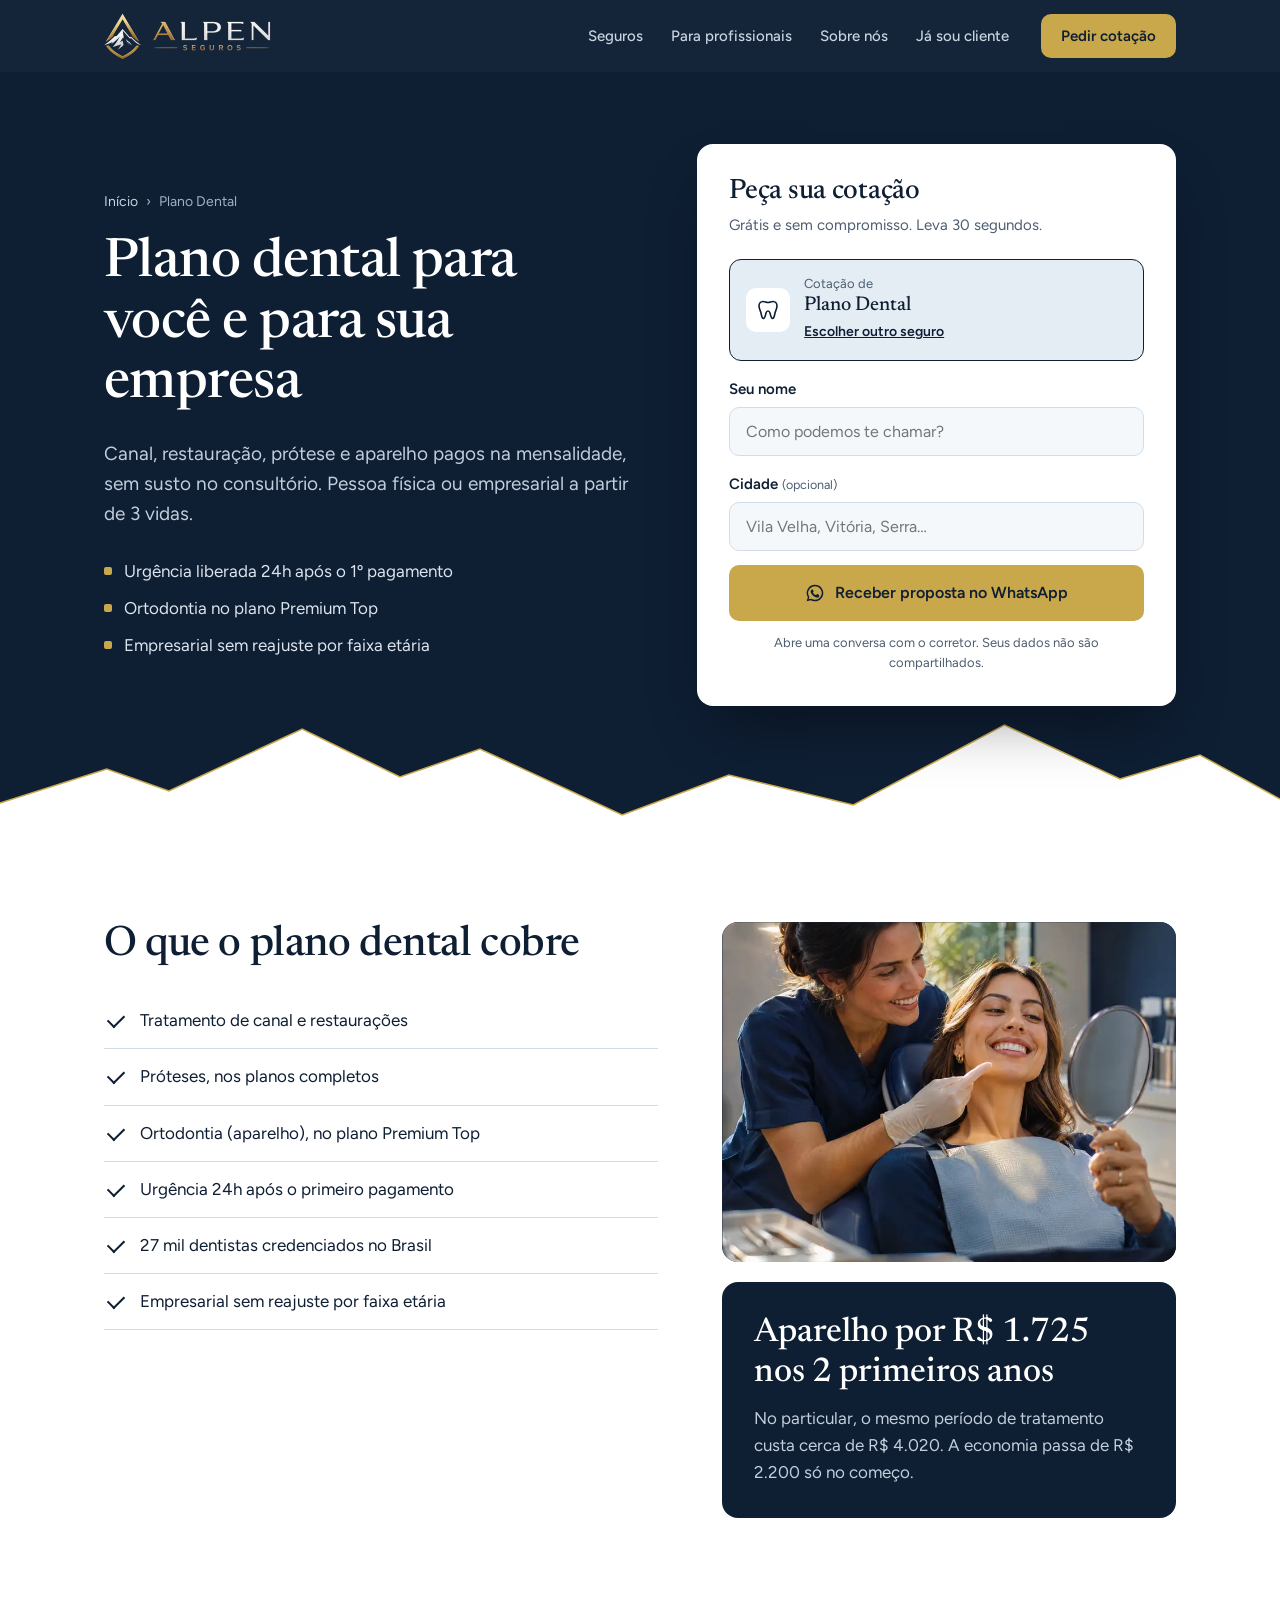
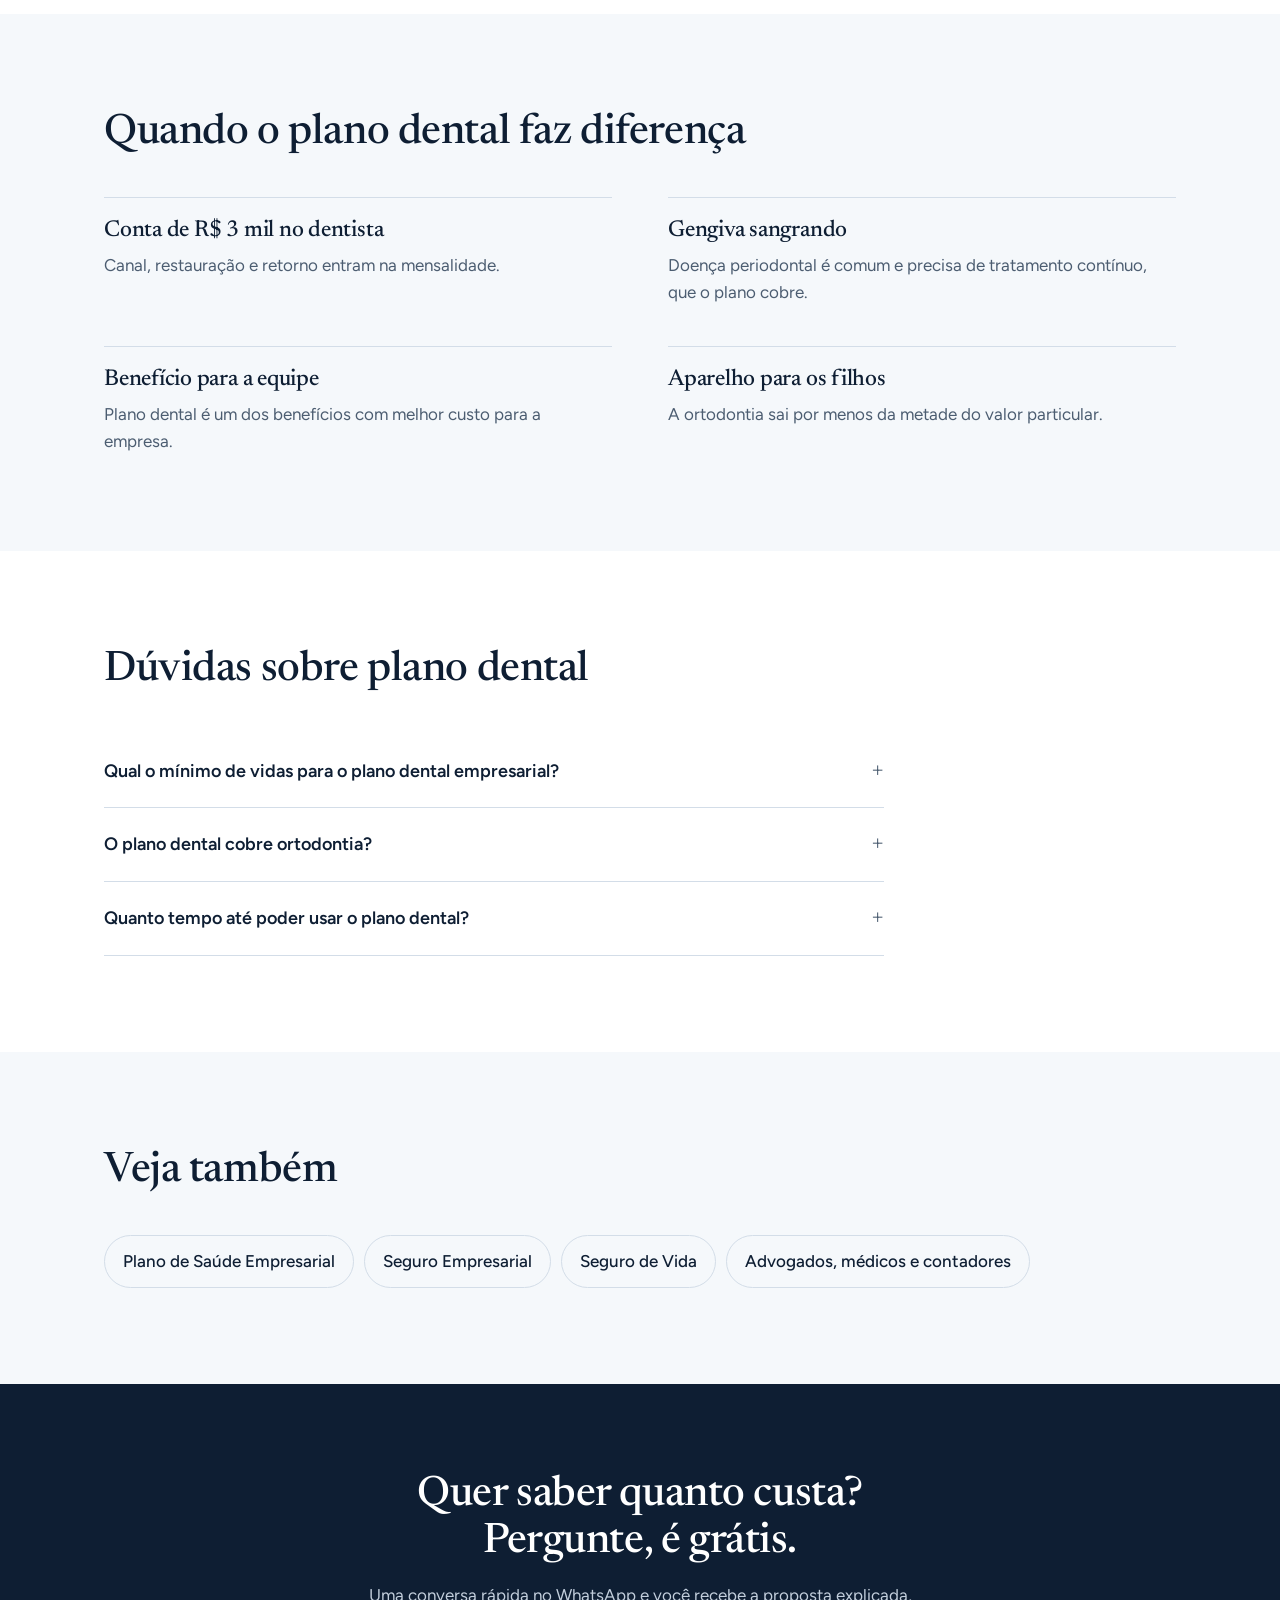
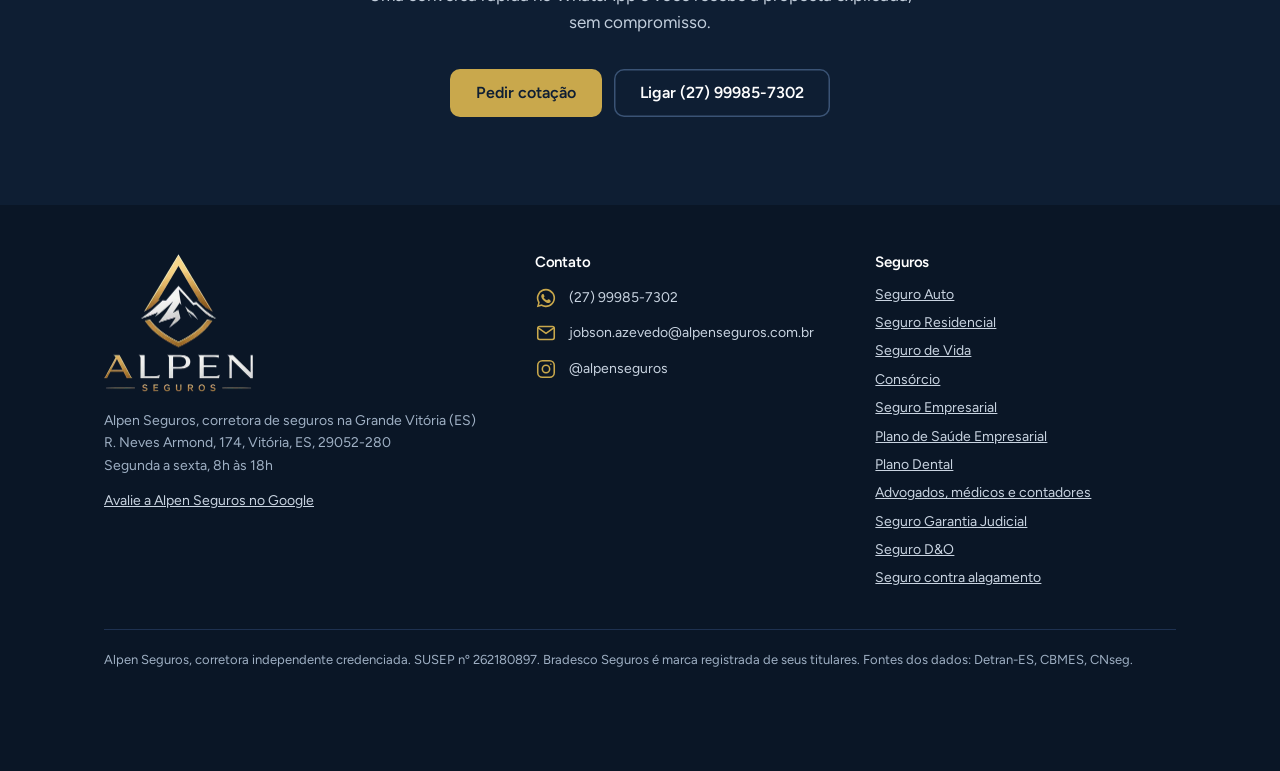
<file: plano-dental/index.html>
<!doctype html>
<html lang="pt-BR">
<head>
<meta charset="utf-8">
<meta name="viewport" content="width=device-width, initial-scale=1">
<meta name="google-site-verification" content="KwMUnPhEpfxivuKFeh3EmDZfdwKrWBm_-2yaFCS8dkA">
<title>Plano Dental em Vila Velha e Vitória | Alpen Seguros</title>
<meta name="description" content="Plano odontológico Bradesco para pessoa física e empresas em Vila Velha e Vitória. Canal, prótese e ortodontia cobertos, com 27 mil dentistas credenciados.">
<meta name="robots" content="index, follow">
<link rel="canonical" href="https://alpenseguros.com.br/plano-dental/">
<meta name="geo.region" content="BR-ES">
<meta name="geo.placename" content="Vitória, Vila Velha, Espírito Santo">
<meta property="og:type" content="website">
<meta property="og:locale" content="pt_BR">
<meta property="og:site_name" content="Alpen Seguros">
<meta property="og:url" content="https://alpenseguros.com.br/plano-dental/">
<meta property="og:title" content="Plano Dental em Vila Velha e Vitória | Alpen Seguros">
<meta property="og:description" content="Plano odontológico Bradesco para pessoa física e empresas em Vila Velha e Vitória. Canal, prótese e ortodontia cobertos, com 27 mil dentistas credenciados.">
<meta property="og:image" content="https://alpenseguros.com.br/img/og-alpen-seguros.jpg">
<meta property="og:image:width" content="1200">
<meta property="og:image:height" content="630">
<meta name="twitter:card" content="summary_large_image">
<link rel="icon" type="image/png" href="/img/favicon.png">
<link rel="apple-touch-icon" href="/img/apple-touch-icon.png">
<link rel="preconnect" href="https://fonts.googleapis.com">
<link rel="preconnect" href="https://fonts.gstatic.com" crossorigin>
<link href="https://fonts.googleapis.com/css2?family=Figtree:wght@400;500;600&family=Newsreader:wght@400;500&display=swap" rel="stylesheet">
<link rel="stylesheet" href="/assets/site.css?v=2399e690">
<script>document.documentElement.classList.add('js')</script>
<script type="application/ld+json">
{
 "@context": "https://schema.org",
 "@type": "Service",
 "name": "Plano dental para você e para sua empresa",
 "serviceType": "Plano Dental",
 "description": "Plano odontológico Bradesco para pessoa física e empresas em Vila Velha e Vitória. Canal, prótese e ortodontia cobertos, com 27 mil dentistas credenciados.",
 "url": "https://alpenseguros.com.br/plano-dental/",
 "provider": {
  "@id": "https://alpenseguros.com.br/#empresa"
 },
 "areaServed": [
  "Vila Velha",
  "Vitória",
  "Serra",
  "Cariacica",
  "Viana",
  "Espírito Santo"
 ]
}
</script>
<script type="application/ld+json">
{
 "@context": "https://schema.org",
 "@type": "FAQPage",
 "mainEntity": [
  {
   "@type": "Question",
   "name": "Qual o mínimo de vidas para o plano dental empresarial?",
   "acceptedAnswer": {
    "@type": "Answer",
    "text": "A partir de 3 vidas, entre sócios e funcionários, sem reajuste por faixa etária."
   }
  },
  {
   "@type": "Question",
   "name": "O plano dental cobre ortodontia?",
   "acceptedAnswer": {
    "@type": "Answer",
    "text": "Sim, no plano Premium Top. A ortodontia custa cerca de R$ 1.725 nos 2 primeiros anos."
   }
  },
  {
   "@type": "Question",
   "name": "Quanto tempo até poder usar o plano dental?",
   "acceptedAnswer": {
    "@type": "Answer",
    "text": "A urgência é liberada 24h após o primeiro pagamento. Os demais procedimentos seguem a tabela de carências."
   }
  }
 ]
}
</script>
<script type="application/ld+json">
{
 "@context": "https://schema.org",
 "@type": "BreadcrumbList",
 "itemListElement": [
  {
   "@type": "ListItem",
   "position": 1,
   "name": "Alpen Seguros",
   "item": "https://alpenseguros.com.br/"
  },
  {
   "@type": "ListItem",
   "position": 2,
   "name": "Plano Dental",
   "item": "https://alpenseguros.com.br/plano-dental/"
  }
 ]
}
</script>
<script type="application/ld+json">
{
 "@context": "https://schema.org",
 "@type": "InsuranceAgency",
 "@id": "https://alpenseguros.com.br/#empresa",
 "name": "Alpen Seguros",
 "description": "Corretora de seguros em Vila Velha e Vitória (ES). Seguro auto, residencial, de vida, consórcio, seguro empresarial, plano de saúde, plano dental e seguros para profissionais liberais.",
 "url": "https://alpenseguros.com.br/",
 "logo": "https://alpenseguros.com.br/img/og-alpen-seguros.jpg",
 "image": "https://alpenseguros.com.br/img/og-alpen-seguros.jpg",
 "telephone": "+55-27-99985-7302",
 "email": "jobson.azevedo@alpenseguros.com.br",
 "founder": {
  "@type": "Person",
  "name": "Jobson Azevedo",
  "jobTitle": "Corretor de seguros"
 },
 "foundingDate": "2026-05-15",
 "address": {
  "@type": "PostalAddress",
  "streetAddress": "R. Neves Armond, 174",
  "addressLocality": "Vitória",
  "addressRegion": "ES",
  "postalCode": "29052-280",
  "addressCountry": "BR"
 },
 "geo": {
  "@type": "GeoCoordinates",
  "latitude": -20.301,
  "longitude": -40.2917
 },
 "areaServed": [
  "Vila Velha",
  "Vitória",
  "Serra",
  "Cariacica",
  "Viana",
  "Guarapari",
  "Espírito Santo"
 ],
 "sameAs": [
  "https://www.instagram.com/alpenseguros"
 ],
 "openingHoursSpecification": {
  "@type": "OpeningHoursSpecification",
  "dayOfWeek": [
   "Monday",
   "Tuesday",
   "Wednesday",
   "Thursday",
   "Friday"
  ],
  "opens": "08:00",
  "closes": "18:00"
 },
 "priceRange": "$$",
 "identifier": {
  "@type": "PropertyValue",
  "propertyID": "SUSEP",
  "value": "262180897"
 },
 "hasOfferCatalog": {
  "@type": "OfferCatalog",
  "name": "Seguros",
  "itemListElement": [
   {
    "@type": "Offer",
    "itemOffered": {
     "@type": "Service",
     "name": "Seguro Auto",
     "url": "https://alpenseguros.com.br/seguro-auto/"
    }
   },
   {
    "@type": "Offer",
    "itemOffered": {
     "@type": "Service",
     "name": "Seguro Residencial",
     "url": "https://alpenseguros.com.br/seguro-residencial/"
    }
   },
   {
    "@type": "Offer",
    "itemOffered": {
     "@type": "Service",
     "name": "Seguro de Vida",
     "url": "https://alpenseguros.com.br/seguro-de-vida/"
    }
   },
   {
    "@type": "Offer",
    "itemOffered": {
     "@type": "Service",
     "name": "Consórcio",
     "url": "https://alpenseguros.com.br/consorcio/"
    }
   },
   {
    "@type": "Offer",
    "itemOffered": {
     "@type": "Service",
     "name": "Seguro Empresarial",
     "url": "https://alpenseguros.com.br/seguro-empresarial/"
    }
   },
   {
    "@type": "Offer",
    "itemOffered": {
     "@type": "Service",
     "name": "Plano de Saúde Empresarial",
     "url": "https://alpenseguros.com.br/plano-de-saude-empresarial/"
    }
   },
   {
    "@type": "Offer",
    "itemOffered": {
     "@type": "Service",
     "name": "Plano Dental",
     "url": "https://alpenseguros.com.br/plano-dental/"
    }
   },
   {
    "@type": "Offer",
    "itemOffered": {
     "@type": "Service",
     "name": "Advogados, médicos e contadores",
     "url": "https://alpenseguros.com.br/seguro-para-profissionais/"
    }
   },
   {
    "@type": "Offer",
    "itemOffered": {
     "@type": "Service",
     "name": "Seguro Garantia Judicial",
     "url": "https://alpenseguros.com.br/seguro-garantia-judicial/"
    }
   },
   {
    "@type": "Offer",
    "itemOffered": {
     "@type": "Service",
     "name": "Seguro D&O",
     "url": "https://alpenseguros.com.br/seguro-d-o/"
    }
   },
   {
    "@type": "Offer",
    "itemOffered": {
     "@type": "Service",
     "name": "Seguro contra alagamento",
     "url": "https://alpenseguros.com.br/seguro-alagamento/"
    }
   }
  ]
 }
}
</script>
<!-- Google Ads: conversão "Clique no WhatsApp" (criada em 24/06/2026) -->
<script>
// Carrega o Google Ads depois que a página abriu (os eventos ficam na fila até lá)
window.addEventListener('load',function(){var s=document.createElement('script');s.async=true;s.src='https://www.googletagmanager.com/gtag/js?id=AW-18230041101';document.head.appendChild(s);});
window.dataLayer=window.dataLayer||[];
function gtag(){dataLayer.push(arguments);}
gtag('js',new Date());
gtag('config','AW-18230041101');
window.alpenConversao=function(){gtag('event','conversion',{'send_to':'AW-18230041101/6PaYCPKf7MQcEI204fRD'});};
document.addEventListener('click',function(e){if(e.target.closest('a[href*="wa.me"]'))window.alpenConversao();});
</script>
</head>
<body>
<a class="skip" href="#conteudo">Pular para o conteúdo</a>
<header class="top">
  <div class="wrap nav">
    <a class="brand" href="/" aria-label="Alpen Seguros, página inicial">
      <img class="brand-mark" src="/img/alpen-simbolo.webp" alt="" width="74" height="92">
      <img class="brand-name" src="/img/alpen-nome.webp" alt="Alpen Seguros" width="236" height="60">
    </a>
    <ul>
      <li><a href="/#seguros">Seguros</a></li>
      <li><a href="/seguro-para-profissionais/">Para profissionais</a></li>
      <li><a href="/#sobre">Sobre nós</a></li>
      <li><a href="/#cliente">Já sou cliente</a></li>
    </ul>
    <a class="btn btn-gold" href="#cotacao" data-focus>Pedir cotação</a>
  </div>
</header>

<main id="conteudo">
  <section class="hero inner">
    <div class="wrap hero-grid">
      <div>
        <nav class="crumbs" aria-label="Você está em"><a href="/">Início</a><span aria-hidden="true">›</span>Plano Dental</nav>
        <h1>Plano dental para você e para sua empresa</h1>
        <p class="lead">Canal, restauração, prótese e aparelho pagos na mensalidade, sem susto no consultório. Pessoa física ou empresarial a partir de 3 vidas.</p>
        <ul class="highlights">
          <li>Urgência liberada 24h após o 1º pagamento</li>
          <li>Ortodontia no plano Premium Top</li>
          <li>Empresarial sem reajuste por faixa etária</li>
        </ul>
      </div>
      <form class="quote" id="cotacao" novalidate>
        <h2>Peça sua cotação</h2>
        <p class="sub">Grátis e sem compromisso. Leva 30 segundos.</p>
        <div class="produto-fixo">
          <input type="hidden" name="produto" value="Plano Dental">
          <span class="pf-ic"><svg viewBox="0 0 24 24" fill="none" stroke-width="1.6" stroke-linecap="round" stroke-linejoin="round" aria-hidden="true"><path d="M7 3.5c-2.5 0-4 2-4 4.5 0 3 1.5 4.5 2 7 .5 3 1 5.5 2.5 5.5S9.5 17 10 15c.4-1.4 1-2 2-2s1.6.6 2 2c.5 2 1 5.5 2.5 5.5S18.5 18 19 15c.5-2.5 2-4 2-7 0-2.5-1.5-4.5-4-4.5-2 0-3 1-5 1s-3-1-5-1Z"/></svg></span>
          <span class="pf-txt">Cotação de<strong>Plano Dental</strong></span>
          <a href="/#cotacao">Escolher outro seguro</a>
        </div>
        <div class="field">
          <label for="nome">Seu nome</label>
          <input id="nome" name="nome" autocomplete="given-name" placeholder="Como podemos te chamar?">
        </div>
        <div class="field">
          <label for="cidade">Cidade <small>(opcional)</small></label>
          <input id="cidade" name="cidade" autocomplete="address-level2" placeholder="Vila Velha, Vitória, Serra…">
        </div>
        <p class="err" id="err" role="alert"></p>
        <button class="btn btn-gold" type="submit"><svg width="20" height="20" viewBox="0 0 24 24" aria-hidden="true"><path fill="currentColor" d="M12 2a10 10 0 0 0-8.6 15.1L2 22l5-1.3A10 10 0 1 0 12 2Zm0 18.2c-1.5 0-3-.4-4.3-1.2l-.3-.2-3 .8.8-2.9-.2-.3A8.2 8.2 0 1 1 12 20.2Zm4.5-6.1c-.2-.1-1.5-.7-1.7-.8-.2-.1-.4-.1-.6.1l-.8 1c-.1.2-.3.2-.5.1a6.7 6.7 0 0 1-3.3-2.9c-.2-.4.2-.4.7-1.3.1-.2 0-.3 0-.4l-.8-1.8c-.2-.5-.4-.4-.6-.4h-.5a1 1 0 0 0-.7.3 3 3 0 0 0-.9 2.2c0 1.3.9 2.5 1 2.7.1.2 1.8 2.8 4.4 3.9 1.6.7 2.3.8 3.1.6.5-.1 1.5-.6 1.7-1.2.2-.6.2-1.1.1-1.2l-.6-.3Z"/></svg>Receber proposta no WhatsApp</button>
        <p class="fine">Abre uma conversa com o corretor. Seus dados não são compartilhados.</p>
      </form>
    </div>
    <svg class="ridge" viewBox="0 0 1440 110" preserveAspectRatio="none" aria-hidden="true">
      <path d="M0 110V86l120-34 70 22 150-62 110 48 90-28 160 66 120-40 140 30 170-80 130 54 90-24 90 44V110Z" fill="#fff"/>
      <path d="M0 86l120-34 70 22 150-62 110 48 90-28 160 66 120-40 140 30 170-80 130 54 90-24 90 44" fill="none" stroke="#C9A84C" stroke-width="1.5" vector-effect="non-scaling-stroke"/>
    </svg>
  </section>

  <section class="block">
    <div class="wrap split">
      <div>
        <h2>O que o plano dental cobre</h2>
        <ul class="checks">
          <li>Tratamento de canal e restaurações</li>
          <li>Próteses, nos planos completos</li>
          <li>Ortodontia (aparelho), no plano Premium Top</li>
          <li>Urgência 24h após o primeiro pagamento</li>
          <li>27 mil dentistas credenciados no Brasil</li>
          <li>Empresarial sem reajuste por faixa etária</li>
        </ul>
      </div>
      <div class="side">
        <figure class="shot reveal"><img src="/img/fotos/plano-dental-800.webp" srcset="/img/fotos/plano-dental-480.webp 480w, /img/fotos/plano-dental-800.webp 800w, /img/fotos/plano-dental-1200.webp 1200w" sizes="(max-width: 960px) 100vw, 560px" alt="Dentista atendendo paciente" loading="lazy" decoding="async" onerror="this.parentNode.classList.add('nofoto')"><svg class="fallback" viewBox="0 0 24 24" fill="none" stroke-width="1.6" stroke-linecap="round" stroke-linejoin="round" aria-hidden="true"><path d="M7 3.5c-2.5 0-4 2-4 4.5 0 3 1.5 4.5 2 7 .5 3 1 5.5 2.5 5.5S9.5 17 10 15c.4-1.4 1-2 2-2s1.6.6 2 2c.5 2 1 5.5 2.5 5.5S18.5 18 19 15c.5-2.5 2-4 2-7 0-2.5-1.5-4.5-4-4.5-2 0-3 1-5 1s-3-1-5-1Z"/></svg></figure>
        <div class="fact"><strong>Aparelho por R$ 1.725 nos 2 primeiros anos</strong><p>No particular, o mesmo período de tratamento custa cerca de R$ 4.020. A economia passa de R$ 2.200 só no começo.</p></div>
      </div>
    </div>
  </section>
  <section class="block alt">
    <div class="wrap">
      <div class="head"><h2>Quando o plano dental faz diferença</h2></div>
      <div class="cases">
        <div><h3>Conta de R$ 3 mil no dentista</h3><p>Canal, restauração e retorno entram na mensalidade.</p></div>
        <div><h3>Gengiva sangrando</h3><p>Doença periodontal é comum e precisa de tratamento contínuo, que o plano cobre.</p></div>
        <div><h3>Benefício para a equipe</h3><p>Plano dental é um dos benefícios com melhor custo para a empresa.</p></div>
        <div><h3>Aparelho para os filhos</h3><p>A ortodontia sai por menos da metade do valor particular.</p></div>
      </div>
    </div>
  </section>

  <section class="block">
    <div class="wrap">
      <div class="head"><h2>Dúvidas sobre plano dental</h2></div>
      <div class="faq">
        <details><summary>Qual o mínimo de vidas para o plano dental empresarial?</summary><p>A partir de 3 vidas, entre sócios e funcionários, sem reajuste por faixa etária.</p></details>
        <details><summary>O plano dental cobre ortodontia?</summary><p>Sim, no plano Premium Top. A ortodontia custa cerca de R$ 1.725 nos 2 primeiros anos.</p></details>
        <details><summary>Quanto tempo até poder usar o plano dental?</summary><p>A urgência é liberada 24h após o primeiro pagamento. Os demais procedimentos seguem a tabela de carências.</p></details>
      </div>
    </div>
  </section>

  <section class="block alt">
    <div class="wrap">
      <div class="head"><h2>Veja também</h2></div>
      <ul class="related">
        <li><a href="/plano-de-saude-empresarial/">Plano de Saúde Empresarial</a></li>
        <li><a href="/seguro-empresarial/">Seguro Empresarial</a></li>
        <li><a href="/seguro-de-vida/">Seguro de Vida</a></li>
        <li><a href="/seguro-para-profissionais/">Advogados, médicos e contadores</a></li>
      </ul>
    </div>
  </section>

  <section class="final">
    <div class="wrap">
      <h2>Quer saber quanto custa? Pergunte, é grátis.</h2>
      <p>Uma conversa rápida no WhatsApp e você recebe a proposta explicada, sem compromisso.</p>
      <div class="actions">
        <a class="btn btn-gold" href="#cotacao" data-focus>Pedir cotação</a>
        <a class="btn btn-ghost" href="tel:+5527999857302">Ligar (27) 99985-7302</a>
      </div>
    </div>
  </section>
</main>
<footer>
  <div class="wrap">
    <div class="foot">
      <div>
        <img class="foot-logo" src="/img/alpen-logo.webp" alt="Alpen Seguros" width="300" height="279" loading="lazy">
        <address>
          Alpen Seguros, corretora de seguros na Grande Vitória (ES)<br>
          R. Neves Armond, 174, Vitória, ES, 29052-280<br>
          Segunda a sexta, 8h às 18h
        </address>
        <p style="margin-top:10px"><a href="https://share.google/4tzNJm3uzbHY8INDY">Avalie a Alpen Seguros no Google</a></p>
      </div>
      <div>
        <h2>Contato</h2>
        <ul class="contact">
          <li><a href="https://wa.me/5527999857302"><svg viewBox="0 0 24 24" aria-hidden="true"><path fill="currentColor" d="M12 2a10 10 0 0 0-8.6 15.1L2 22l5-1.3A10 10 0 1 0 12 2Zm0 18.2c-1.5 0-3-.4-4.3-1.2l-.3-.2-3 .8.8-2.9-.2-.3A8.2 8.2 0 1 1 12 20.2Zm4.5-6.1c-.2-.1-1.5-.7-1.7-.8-.2-.1-.4-.1-.6.1l-.8 1c-.1.2-.3.2-.5.1a6.7 6.7 0 0 1-3.3-2.9c-.2-.4.2-.4.7-1.3.1-.2 0-.3 0-.4l-.8-1.8c-.2-.5-.4-.4-.6-.4h-.5a1 1 0 0 0-.7.3 3 3 0 0 0-.9 2.2c0 1.3.9 2.5 1 2.7.1.2 1.8 2.8 4.4 3.9 1.6.7 2.3.8 3.1.6.5-.1 1.5-.6 1.7-1.2.2-.6.2-1.1.1-1.2l-.6-.3Z"/></svg><span><span class="sr">WhatsApp </span>(27) 99985-7302</span></a></li>
          <li><a href="mailto:jobson.azevedo@alpenseguros.com.br"><svg viewBox="0 0 24 24" fill="none" stroke="currentColor" stroke-width="1.7" stroke-linecap="round" stroke-linejoin="round" aria-hidden="true"><rect x="3" y="5" width="18" height="14" rx="2"/><path d="m3.5 6.5 8.5 6 8.5-6"/></svg><span><span class="sr">E-mail </span>jobson.azevedo@alpenseguros.com.br</span></a></li>
          <li><a href="https://www.instagram.com/alpenseguros"><svg viewBox="0 0 24 24" fill="none" stroke="currentColor" stroke-width="1.7" stroke-linecap="round" stroke-linejoin="round" aria-hidden="true"><rect x="3" y="3" width="18" height="18" rx="5"/><circle cx="12" cy="12" r="4"/><circle cx="17.3" cy="6.7" r=".8" fill="currentColor" stroke="none"/></svg><span><span class="sr">Instagram </span>@alpenseguros</span></a></li>
        </ul>
      </div>
      <div>
        <h2>Seguros</h2>
        <ul>
          <li><a href="/seguro-auto/">Seguro Auto</a></li>
          <li><a href="/seguro-residencial/">Seguro Residencial</a></li>
          <li><a href="/seguro-de-vida/">Seguro de Vida</a></li>
          <li><a href="/consorcio/">Consórcio</a></li>
          <li><a href="/seguro-empresarial/">Seguro Empresarial</a></li>
          <li><a href="/plano-de-saude-empresarial/">Plano de Saúde Empresarial</a></li>
          <li><a href="/plano-dental/">Plano Dental</a></li>
          <li><a href="/seguro-para-profissionais/">Advogados, médicos e contadores</a></li>
          <li><a href="/seguro-garantia-judicial/">Seguro Garantia Judicial</a></li>
          <li><a href="/seguro-d-o/">Seguro D&O</a></li>
          <li><a href="/seguro-alagamento/">Seguro contra alagamento</a></li>
        </ul>
      </div>
    </div>
    <p class="legal">Alpen Seguros, corretora independente credenciada. SUSEP nº 262180897. Bradesco Seguros é marca registrada de seus titulares. Fontes dos dados: Detran-ES, CBMES, CNseg.</p>
  </div>
</footer>
<div class="mbar">
  <a class="btn btn-gold" href="#cotacao" data-focus>Pedir cotação</a>
  <a class="btn btn-ghost" href="tel:+5527999857302" aria-label="Ligar para a Alpen Seguros">Ligar</a>
</div>
<script src="/assets/site.js?v=8588ca2c" defer></script>
</body>
</html>
</file>
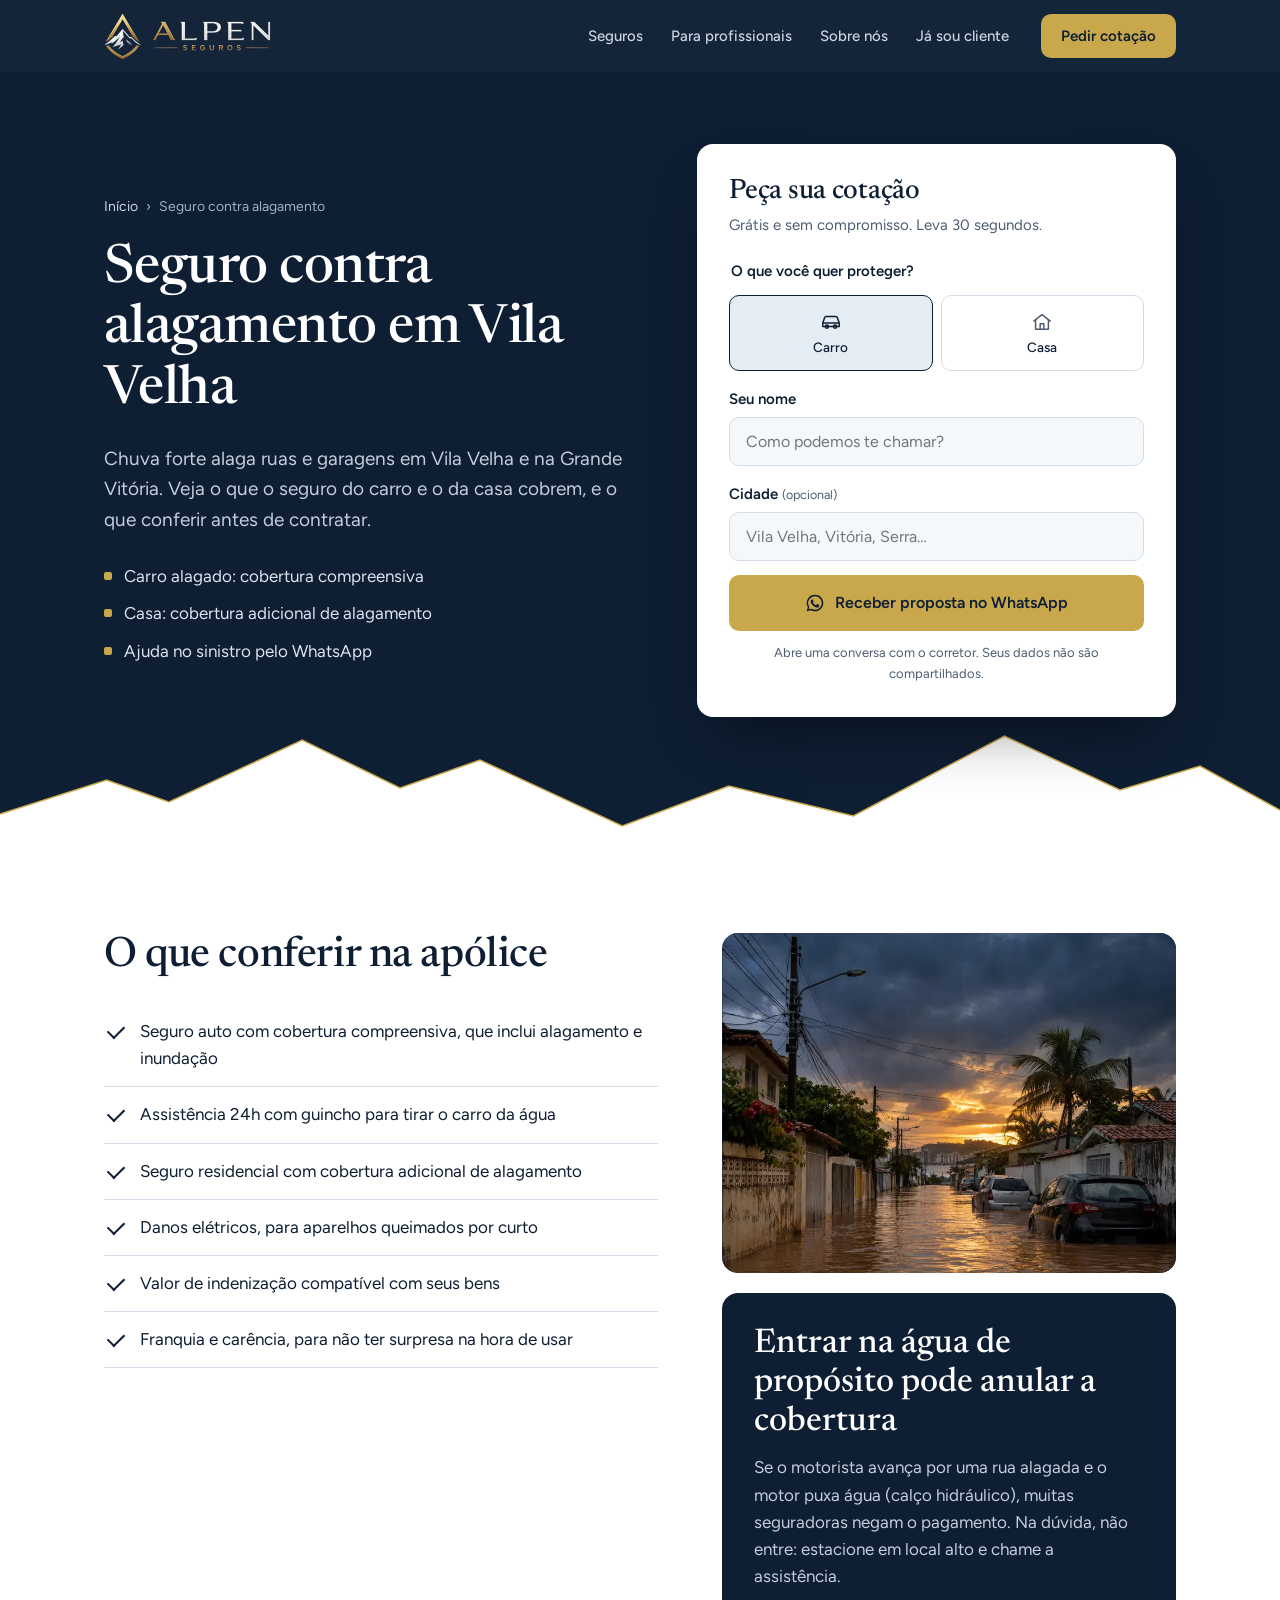
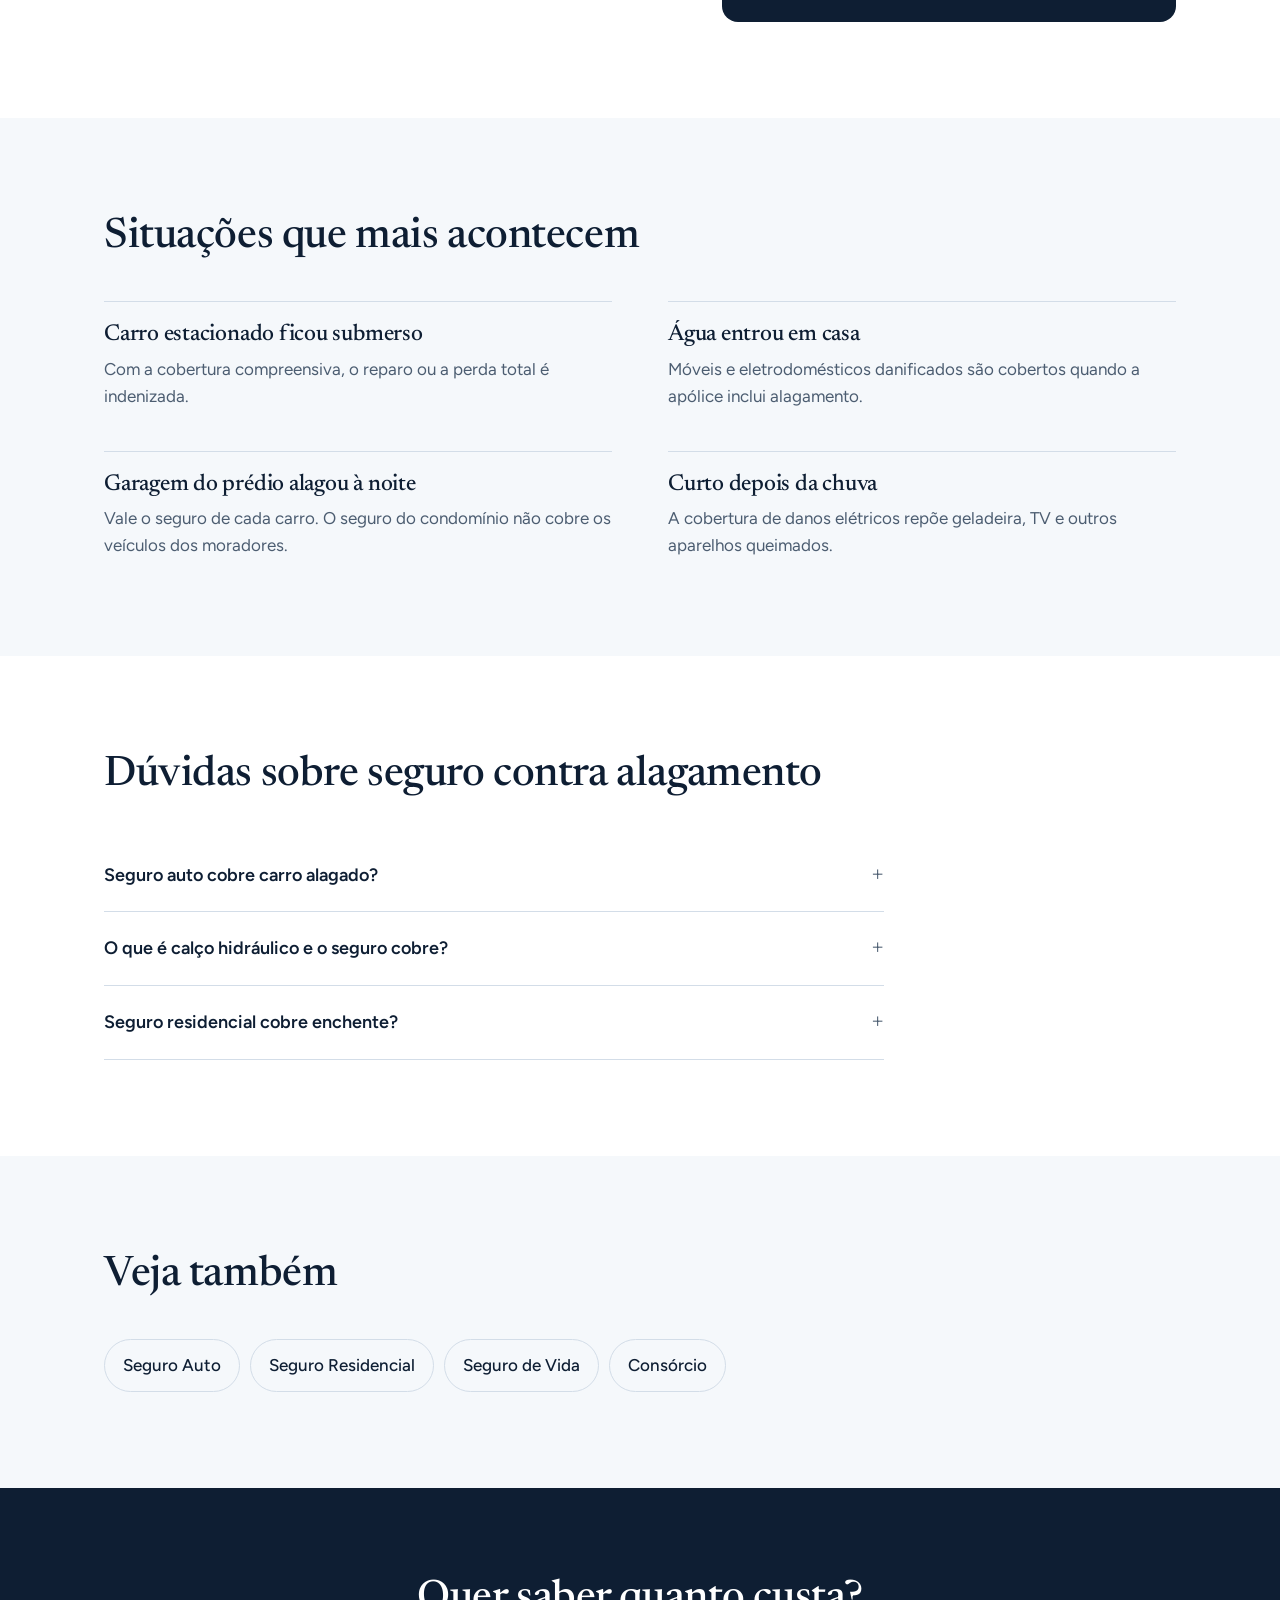
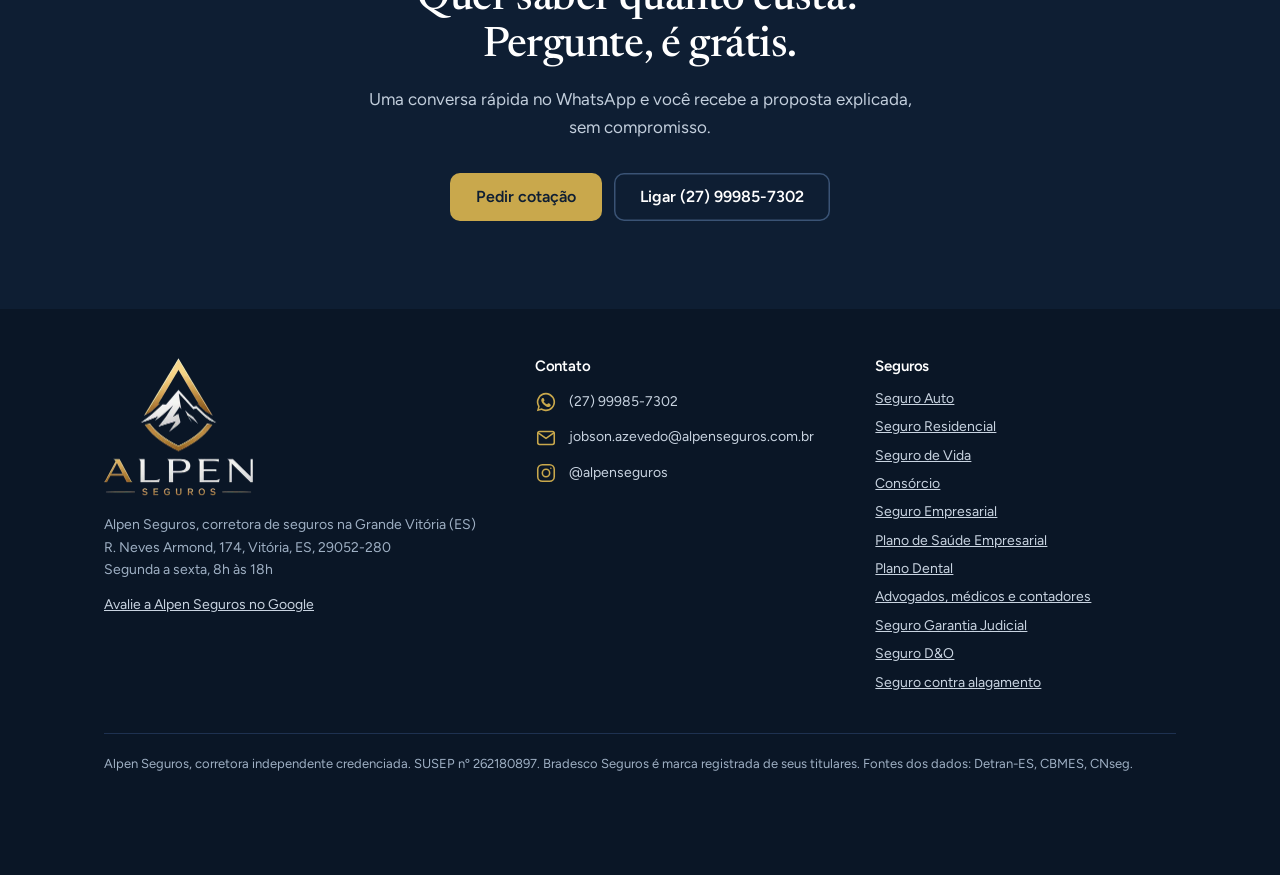
<file: seguro-alagamento/index.html>
<!doctype html>
<html lang="pt-BR">
<head>
<meta charset="utf-8">
<meta name="viewport" content="width=device-width, initial-scale=1">
<meta name="google-site-verification" content="KwMUnPhEpfxivuKFeh3EmDZfdwKrWBm_-2yaFCS8dkA">
<title>Seguro contra Alagamento em Vila Velha (ES) | Alpen Seguros</title>
<meta name="description" content="Carro alagado ou casa invadida pela água? Veja o que o seguro auto e o residencial cobrem em caso de alagamento e enchente em Vila Velha e Vitória.">
<meta name="robots" content="index, follow">
<link rel="canonical" href="https://alpenseguros.com.br/seguro-alagamento/">
<meta name="geo.region" content="BR-ES">
<meta name="geo.placename" content="Vitória, Vila Velha, Espírito Santo">
<meta property="og:type" content="website">
<meta property="og:locale" content="pt_BR">
<meta property="og:site_name" content="Alpen Seguros">
<meta property="og:url" content="https://alpenseguros.com.br/seguro-alagamento/">
<meta property="og:title" content="Seguro contra Alagamento em Vila Velha (ES) | Alpen Seguros">
<meta property="og:description" content="Carro alagado ou casa invadida pela água? Veja o que o seguro auto e o residencial cobrem em caso de alagamento e enchente em Vila Velha e Vitória.">
<meta property="og:image" content="https://alpenseguros.com.br/img/og-alpen-seguros.jpg">
<meta property="og:image:width" content="1200">
<meta property="og:image:height" content="630">
<meta name="twitter:card" content="summary_large_image">
<link rel="icon" type="image/png" href="/img/favicon.png">
<link rel="apple-touch-icon" href="/img/apple-touch-icon.png">
<link rel="preconnect" href="https://fonts.googleapis.com">
<link rel="preconnect" href="https://fonts.gstatic.com" crossorigin>
<link href="https://fonts.googleapis.com/css2?family=Figtree:wght@400;500;600&family=Newsreader:wght@400;500&display=swap" rel="stylesheet">
<link rel="stylesheet" href="/assets/site.css?v=2399e690">
<script>document.documentElement.classList.add('js')</script>
<script type="application/ld+json">
{
 "@context": "https://schema.org",
 "@type": "Service",
 "name": "Seguro contra alagamento em Vila Velha",
 "serviceType": "Seguro contra alagamento",
 "description": "Carro alagado ou casa invadida pela água? Veja o que o seguro auto e o residencial cobrem em caso de alagamento e enchente em Vila Velha e Vitória.",
 "url": "https://alpenseguros.com.br/seguro-alagamento/",
 "provider": {
  "@id": "https://alpenseguros.com.br/#empresa"
 },
 "areaServed": [
  "Vila Velha",
  "Vitória",
  "Serra",
  "Cariacica",
  "Viana",
  "Espírito Santo"
 ]
}
</script>
<script type="application/ld+json">
{
 "@context": "https://schema.org",
 "@type": "FAQPage",
 "mainEntity": [
  {
   "@type": "Question",
   "name": "Seguro auto cobre carro alagado?",
   "acceptedAnswer": {
    "@type": "Answer",
    "text": "Sim, quando a apólice tem cobertura compreensiva, que é a mais contratada. Ela cobre perda parcial ou total por alagamento e inundação."
   }
  },
  {
   "@type": "Question",
   "name": "O que é calço hidráulico e o seguro cobre?",
   "acceptedAnswer": {
    "@type": "Answer",
    "text": "É quando entra água no motor e ele trava. Se aconteceu porque o motorista entrou numa rua alagada, a seguradora pode negar. Com o carro parado e atingido pela água, a cobertura costuma valer."
   }
  },
  {
   "@type": "Question",
   "name": "Seguro residencial cobre enchente?",
   "acceptedAnswer": {
    "@type": "Answer",
    "text": "Nem sempre. Alagamento e inundação costumam ser coberturas adicionais no seguro residencial. Peça para incluir na cotação se você mora em área que alaga."
   }
  }
 ]
}
</script>
<script type="application/ld+json">
{
 "@context": "https://schema.org",
 "@type": "BreadcrumbList",
 "itemListElement": [
  {
   "@type": "ListItem",
   "position": 1,
   "name": "Alpen Seguros",
   "item": "https://alpenseguros.com.br/"
  },
  {
   "@type": "ListItem",
   "position": 2,
   "name": "Seguro contra alagamento",
   "item": "https://alpenseguros.com.br/seguro-alagamento/"
  }
 ]
}
</script>
<script type="application/ld+json">
{
 "@context": "https://schema.org",
 "@type": "InsuranceAgency",
 "@id": "https://alpenseguros.com.br/#empresa",
 "name": "Alpen Seguros",
 "description": "Corretora de seguros em Vila Velha e Vitória (ES). Seguro auto, residencial, de vida, consórcio, seguro empresarial, plano de saúde, plano dental e seguros para profissionais liberais.",
 "url": "https://alpenseguros.com.br/",
 "logo": "https://alpenseguros.com.br/img/og-alpen-seguros.jpg",
 "image": "https://alpenseguros.com.br/img/og-alpen-seguros.jpg",
 "telephone": "+55-27-99985-7302",
 "email": "jobson.azevedo@alpenseguros.com.br",
 "founder": {
  "@type": "Person",
  "name": "Jobson Azevedo",
  "jobTitle": "Corretor de seguros"
 },
 "foundingDate": "2026-05-15",
 "address": {
  "@type": "PostalAddress",
  "streetAddress": "R. Neves Armond, 174",
  "addressLocality": "Vitória",
  "addressRegion": "ES",
  "postalCode": "29052-280",
  "addressCountry": "BR"
 },
 "geo": {
  "@type": "GeoCoordinates",
  "latitude": -20.301,
  "longitude": -40.2917
 },
 "areaServed": [
  "Vila Velha",
  "Vitória",
  "Serra",
  "Cariacica",
  "Viana",
  "Guarapari",
  "Espírito Santo"
 ],
 "sameAs": [
  "https://www.instagram.com/alpenseguros"
 ],
 "openingHoursSpecification": {
  "@type": "OpeningHoursSpecification",
  "dayOfWeek": [
   "Monday",
   "Tuesday",
   "Wednesday",
   "Thursday",
   "Friday"
  ],
  "opens": "08:00",
  "closes": "18:00"
 },
 "priceRange": "$$",
 "identifier": {
  "@type": "PropertyValue",
  "propertyID": "SUSEP",
  "value": "262180897"
 },
 "hasOfferCatalog": {
  "@type": "OfferCatalog",
  "name": "Seguros",
  "itemListElement": [
   {
    "@type": "Offer",
    "itemOffered": {
     "@type": "Service",
     "name": "Seguro Auto",
     "url": "https://alpenseguros.com.br/seguro-auto/"
    }
   },
   {
    "@type": "Offer",
    "itemOffered": {
     "@type": "Service",
     "name": "Seguro Residencial",
     "url": "https://alpenseguros.com.br/seguro-residencial/"
    }
   },
   {
    "@type": "Offer",
    "itemOffered": {
     "@type": "Service",
     "name": "Seguro de Vida",
     "url": "https://alpenseguros.com.br/seguro-de-vida/"
    }
   },
   {
    "@type": "Offer",
    "itemOffered": {
     "@type": "Service",
     "name": "Consórcio",
     "url": "https://alpenseguros.com.br/consorcio/"
    }
   },
   {
    "@type": "Offer",
    "itemOffered": {
     "@type": "Service",
     "name": "Seguro Empresarial",
     "url": "https://alpenseguros.com.br/seguro-empresarial/"
    }
   },
   {
    "@type": "Offer",
    "itemOffered": {
     "@type": "Service",
     "name": "Plano de Saúde Empresarial",
     "url": "https://alpenseguros.com.br/plano-de-saude-empresarial/"
    }
   },
   {
    "@type": "Offer",
    "itemOffered": {
     "@type": "Service",
     "name": "Plano Dental",
     "url": "https://alpenseguros.com.br/plano-dental/"
    }
   },
   {
    "@type": "Offer",
    "itemOffered": {
     "@type": "Service",
     "name": "Advogados, médicos e contadores",
     "url": "https://alpenseguros.com.br/seguro-para-profissionais/"
    }
   },
   {
    "@type": "Offer",
    "itemOffered": {
     "@type": "Service",
     "name": "Seguro Garantia Judicial",
     "url": "https://alpenseguros.com.br/seguro-garantia-judicial/"
    }
   },
   {
    "@type": "Offer",
    "itemOffered": {
     "@type": "Service",
     "name": "Seguro D&O",
     "url": "https://alpenseguros.com.br/seguro-d-o/"
    }
   },
   {
    "@type": "Offer",
    "itemOffered": {
     "@type": "Service",
     "name": "Seguro contra alagamento",
     "url": "https://alpenseguros.com.br/seguro-alagamento/"
    }
   }
  ]
 }
}
</script>
<!-- Google Ads: conversão "Clique no WhatsApp" (criada em 24/06/2026) -->
<script>
// Carrega o Google Ads depois que a página abriu (os eventos ficam na fila até lá)
window.addEventListener('load',function(){var s=document.createElement('script');s.async=true;s.src='https://www.googletagmanager.com/gtag/js?id=AW-18230041101';document.head.appendChild(s);});
window.dataLayer=window.dataLayer||[];
function gtag(){dataLayer.push(arguments);}
gtag('js',new Date());
gtag('config','AW-18230041101');
window.alpenConversao=function(){gtag('event','conversion',{'send_to':'AW-18230041101/6PaYCPKf7MQcEI204fRD'});};
document.addEventListener('click',function(e){if(e.target.closest('a[href*="wa.me"]'))window.alpenConversao();});
</script>
</head>
<body>
<a class="skip" href="#conteudo">Pular para o conteúdo</a>
<header class="top">
  <div class="wrap nav">
    <a class="brand" href="/" aria-label="Alpen Seguros, página inicial">
      <img class="brand-mark" src="/img/alpen-simbolo.webp" alt="" width="74" height="92">
      <img class="brand-name" src="/img/alpen-nome.webp" alt="Alpen Seguros" width="236" height="60">
    </a>
    <ul>
      <li><a href="/#seguros">Seguros</a></li>
      <li><a href="/seguro-para-profissionais/">Para profissionais</a></li>
      <li><a href="/#sobre">Sobre nós</a></li>
      <li><a href="/#cliente">Já sou cliente</a></li>
    </ul>
    <a class="btn btn-gold" href="#cotacao" data-focus>Pedir cotação</a>
  </div>
</header>

<main id="conteudo">
  <section class="hero inner">
    <div class="wrap hero-grid">
      <div>
        <nav class="crumbs" aria-label="Você está em"><a href="/">Início</a><span aria-hidden="true">›</span>Seguro contra alagamento</nav>
        <h1>Seguro contra alagamento em Vila Velha</h1>
        <p class="lead">Chuva forte alaga ruas e garagens em Vila Velha e na Grande Vitória. Veja o que o seguro do carro e o da casa cobrem, e o que conferir antes de contratar.</p>
        <ul class="highlights">
          <li>Carro alagado: cobertura compreensiva</li>
          <li>Casa: cobertura adicional de alagamento</li>
          <li>Ajuda no sinistro pelo WhatsApp</li>
        </ul>
      </div>
      <form class="quote" id="cotacao" novalidate>
        <h2>Peça sua cotação</h2>
        <p class="sub">Grátis e sem compromisso. Leva 30 segundos.</p>
        <fieldset>
          <legend>O que você quer proteger?</legend>
          <div class="chips poucas">
            <label class="chip"><input type="radio" name="produto" value="Seguro Auto" checked><span><svg viewBox="0 0 24 24" fill="none" stroke-width="1.6" stroke-linecap="round" stroke-linejoin="round" aria-hidden="true"><path d="M5 17h14M3 13l2-5.5A2 2 0 0 1 6.9 6h10.2a2 2 0 0 1 1.9 1.5L21 13v4h-2.5M5.5 17H3v-4h18"/><circle cx="7.5" cy="17" r="1.8"/><circle cx="16.5" cy="17" r="1.8"/></svg>Carro</span></label>
            <label class="chip"><input type="radio" name="produto" value="Seguro Residencial"><span><svg viewBox="0 0 24 24" fill="none" stroke-width="1.6" stroke-linecap="round" stroke-linejoin="round" aria-hidden="true"><path d="M3 11 12 4l9 7"/><path d="M5 10v10h14V10"/><path d="M10 20v-6h4v6"/></svg>Casa</span></label>
          </div>
        </fieldset>
        <div class="field">
          <label for="nome">Seu nome</label>
          <input id="nome" name="nome" autocomplete="given-name" placeholder="Como podemos te chamar?">
        </div>
        <div class="field">
          <label for="cidade">Cidade <small>(opcional)</small></label>
          <input id="cidade" name="cidade" autocomplete="address-level2" placeholder="Vila Velha, Vitória, Serra…">
        </div>
        <p class="err" id="err" role="alert"></p>
        <button class="btn btn-gold" type="submit"><svg width="20" height="20" viewBox="0 0 24 24" aria-hidden="true"><path fill="currentColor" d="M12 2a10 10 0 0 0-8.6 15.1L2 22l5-1.3A10 10 0 1 0 12 2Zm0 18.2c-1.5 0-3-.4-4.3-1.2l-.3-.2-3 .8.8-2.9-.2-.3A8.2 8.2 0 1 1 12 20.2Zm4.5-6.1c-.2-.1-1.5-.7-1.7-.8-.2-.1-.4-.1-.6.1l-.8 1c-.1.2-.3.2-.5.1a6.7 6.7 0 0 1-3.3-2.9c-.2-.4.2-.4.7-1.3.1-.2 0-.3 0-.4l-.8-1.8c-.2-.5-.4-.4-.6-.4h-.5a1 1 0 0 0-.7.3 3 3 0 0 0-.9 2.2c0 1.3.9 2.5 1 2.7.1.2 1.8 2.8 4.4 3.9 1.6.7 2.3.8 3.1.6.5-.1 1.5-.6 1.7-1.2.2-.6.2-1.1.1-1.2l-.6-.3Z"/></svg>Receber proposta no WhatsApp</button>
        <p class="fine">Abre uma conversa com o corretor. Seus dados não são compartilhados.</p>
      </form>
    </div>
    <svg class="ridge" viewBox="0 0 1440 110" preserveAspectRatio="none" aria-hidden="true">
      <path d="M0 110V86l120-34 70 22 150-62 110 48 90-28 160 66 120-40 140 30 170-80 130 54 90-24 90 44V110Z" fill="#fff"/>
      <path d="M0 86l120-34 70 22 150-62 110 48 90-28 160 66 120-40 140 30 170-80 130 54 90-24 90 44" fill="none" stroke="#C9A84C" stroke-width="1.5" vector-effect="non-scaling-stroke"/>
    </svg>
  </section>

  <section class="block">
    <div class="wrap split">
      <div>
        <h2>O que conferir na apólice</h2>
        <ul class="checks">
          <li>Seguro auto com cobertura compreensiva, que inclui alagamento e inundação</li>
          <li>Assistência 24h com guincho para tirar o carro da água</li>
          <li>Seguro residencial com cobertura adicional de alagamento</li>
          <li>Danos elétricos, para aparelhos queimados por curto</li>
          <li>Valor de indenização compatível com seus bens</li>
          <li>Franquia e carência, para não ter surpresa na hora de usar</li>
        </ul>
      </div>
      <div class="side">
        <figure class="shot reveal"><img src="/img/fotos/seguro-alagamento-800.webp" srcset="/img/fotos/seguro-alagamento-480.webp 480w, /img/fotos/seguro-alagamento-800.webp 800w, /img/fotos/seguro-alagamento-1200.webp 1200w" sizes="(max-width: 960px) 100vw, 560px" alt="Rua alagada depois de chuva forte" loading="lazy" decoding="async" onerror="this.parentNode.classList.add('nofoto')"><svg class="fallback" viewBox="0 0 24 24" fill="none" stroke-width="1.6" stroke-linecap="round" stroke-linejoin="round" aria-hidden="true"><path d="M12 3s-5 5.6-5 9.2A5 5 0 0 0 12 17a5 5 0 0 0 5-4.8C17 8.6 12 3 12 3Z"/><path d="M3 20c1.5 0 1.5-1 3-1s1.5 1 3 1 1.5-1 3-1 1.5 1 3 1 1.5-1 3-1 1.5 1 3 1"/></svg></figure>
        <div class="fact"><strong>Entrar na água de propósito pode anular a cobertura</strong><p>Se o motorista avança por uma rua alagada e o motor puxa água (calço hidráulico), muitas seguradoras negam o pagamento. Na dúvida, não entre: estacione em local alto e chame a assistência.</p></div>
      </div>
    </div>
  </section>
  <section class="block alt">
    <div class="wrap">
      <div class="head"><h2>Situações que mais acontecem</h2></div>
      <div class="cases">
        <div><h3>Carro estacionado ficou submerso</h3><p>Com a cobertura compreensiva, o reparo ou a perda total é indenizada.</p></div>
        <div><h3>Água entrou em casa</h3><p>Móveis e eletrodomésticos danificados são cobertos quando a apólice inclui alagamento.</p></div>
        <div><h3>Garagem do prédio alagou à noite</h3><p>Vale o seguro de cada carro. O seguro do condomínio não cobre os veículos dos moradores.</p></div>
        <div><h3>Curto depois da chuva</h3><p>A cobertura de danos elétricos repõe geladeira, TV e outros aparelhos queimados.</p></div>
      </div>
    </div>
  </section>

  <section class="block">
    <div class="wrap">
      <div class="head"><h2>Dúvidas sobre seguro contra alagamento</h2></div>
      <div class="faq">
        <details><summary>Seguro auto cobre carro alagado?</summary><p>Sim, quando a apólice tem cobertura compreensiva, que é a mais contratada. Ela cobre perda parcial ou total por alagamento e inundação.</p></details>
        <details><summary>O que é calço hidráulico e o seguro cobre?</summary><p>É quando entra água no motor e ele trava. Se aconteceu porque o motorista entrou numa rua alagada, a seguradora pode negar. Com o carro parado e atingido pela água, a cobertura costuma valer.</p></details>
        <details><summary>Seguro residencial cobre enchente?</summary><p>Nem sempre. Alagamento e inundação costumam ser coberturas adicionais no seguro residencial. Peça para incluir na cotação se você mora em área que alaga.</p></details>
      </div>
    </div>
  </section>

  <section class="block alt">
    <div class="wrap">
      <div class="head"><h2>Veja também</h2></div>
      <ul class="related">
        <li><a href="/seguro-auto/">Seguro Auto</a></li>
        <li><a href="/seguro-residencial/">Seguro Residencial</a></li>
        <li><a href="/seguro-de-vida/">Seguro de Vida</a></li>
        <li><a href="/consorcio/">Consórcio</a></li>
      </ul>
    </div>
  </section>

  <section class="final">
    <div class="wrap">
      <h2>Quer saber quanto custa? Pergunte, é grátis.</h2>
      <p>Uma conversa rápida no WhatsApp e você recebe a proposta explicada, sem compromisso.</p>
      <div class="actions">
        <a class="btn btn-gold" href="#cotacao" data-focus>Pedir cotação</a>
        <a class="btn btn-ghost" href="tel:+5527999857302">Ligar (27) 99985-7302</a>
      </div>
    </div>
  </section>
</main>
<footer>
  <div class="wrap">
    <div class="foot">
      <div>
        <img class="foot-logo" src="/img/alpen-logo.webp" alt="Alpen Seguros" width="300" height="279" loading="lazy">
        <address>
          Alpen Seguros, corretora de seguros na Grande Vitória (ES)<br>
          R. Neves Armond, 174, Vitória, ES, 29052-280<br>
          Segunda a sexta, 8h às 18h
        </address>
        <p style="margin-top:10px"><a href="https://share.google/4tzNJm3uzbHY8INDY">Avalie a Alpen Seguros no Google</a></p>
      </div>
      <div>
        <h2>Contato</h2>
        <ul class="contact">
          <li><a href="https://wa.me/5527999857302"><svg viewBox="0 0 24 24" aria-hidden="true"><path fill="currentColor" d="M12 2a10 10 0 0 0-8.6 15.1L2 22l5-1.3A10 10 0 1 0 12 2Zm0 18.2c-1.5 0-3-.4-4.3-1.2l-.3-.2-3 .8.8-2.9-.2-.3A8.2 8.2 0 1 1 12 20.2Zm4.5-6.1c-.2-.1-1.5-.7-1.7-.8-.2-.1-.4-.1-.6.1l-.8 1c-.1.2-.3.2-.5.1a6.7 6.7 0 0 1-3.3-2.9c-.2-.4.2-.4.7-1.3.1-.2 0-.3 0-.4l-.8-1.8c-.2-.5-.4-.4-.6-.4h-.5a1 1 0 0 0-.7.3 3 3 0 0 0-.9 2.2c0 1.3.9 2.5 1 2.7.1.2 1.8 2.8 4.4 3.9 1.6.7 2.3.8 3.1.6.5-.1 1.5-.6 1.7-1.2.2-.6.2-1.1.1-1.2l-.6-.3Z"/></svg><span><span class="sr">WhatsApp </span>(27) 99985-7302</span></a></li>
          <li><a href="mailto:jobson.azevedo@alpenseguros.com.br"><svg viewBox="0 0 24 24" fill="none" stroke="currentColor" stroke-width="1.7" stroke-linecap="round" stroke-linejoin="round" aria-hidden="true"><rect x="3" y="5" width="18" height="14" rx="2"/><path d="m3.5 6.5 8.5 6 8.5-6"/></svg><span><span class="sr">E-mail </span>jobson.azevedo@alpenseguros.com.br</span></a></li>
          <li><a href="https://www.instagram.com/alpenseguros"><svg viewBox="0 0 24 24" fill="none" stroke="currentColor" stroke-width="1.7" stroke-linecap="round" stroke-linejoin="round" aria-hidden="true"><rect x="3" y="3" width="18" height="18" rx="5"/><circle cx="12" cy="12" r="4"/><circle cx="17.3" cy="6.7" r=".8" fill="currentColor" stroke="none"/></svg><span><span class="sr">Instagram </span>@alpenseguros</span></a></li>
        </ul>
      </div>
      <div>
        <h2>Seguros</h2>
        <ul>
          <li><a href="/seguro-auto/">Seguro Auto</a></li>
          <li><a href="/seguro-residencial/">Seguro Residencial</a></li>
          <li><a href="/seguro-de-vida/">Seguro de Vida</a></li>
          <li><a href="/consorcio/">Consórcio</a></li>
          <li><a href="/seguro-empresarial/">Seguro Empresarial</a></li>
          <li><a href="/plano-de-saude-empresarial/">Plano de Saúde Empresarial</a></li>
          <li><a href="/plano-dental/">Plano Dental</a></li>
          <li><a href="/seguro-para-profissionais/">Advogados, médicos e contadores</a></li>
          <li><a href="/seguro-garantia-judicial/">Seguro Garantia Judicial</a></li>
          <li><a href="/seguro-d-o/">Seguro D&O</a></li>
          <li><a href="/seguro-alagamento/">Seguro contra alagamento</a></li>
        </ul>
      </div>
    </div>
    <p class="legal">Alpen Seguros, corretora independente credenciada. SUSEP nº 262180897. Bradesco Seguros é marca registrada de seus titulares. Fontes dos dados: Detran-ES, CBMES, CNseg.</p>
  </div>
</footer>
<div class="mbar">
  <a class="btn btn-gold" href="#cotacao" data-focus>Pedir cotação</a>
  <a class="btn btn-ghost" href="tel:+5527999857302" aria-label="Ligar para a Alpen Seguros">Ligar</a>
</div>
<script src="/assets/site.js?v=8588ca2c" defer></script>
</body>
</html>
</file>
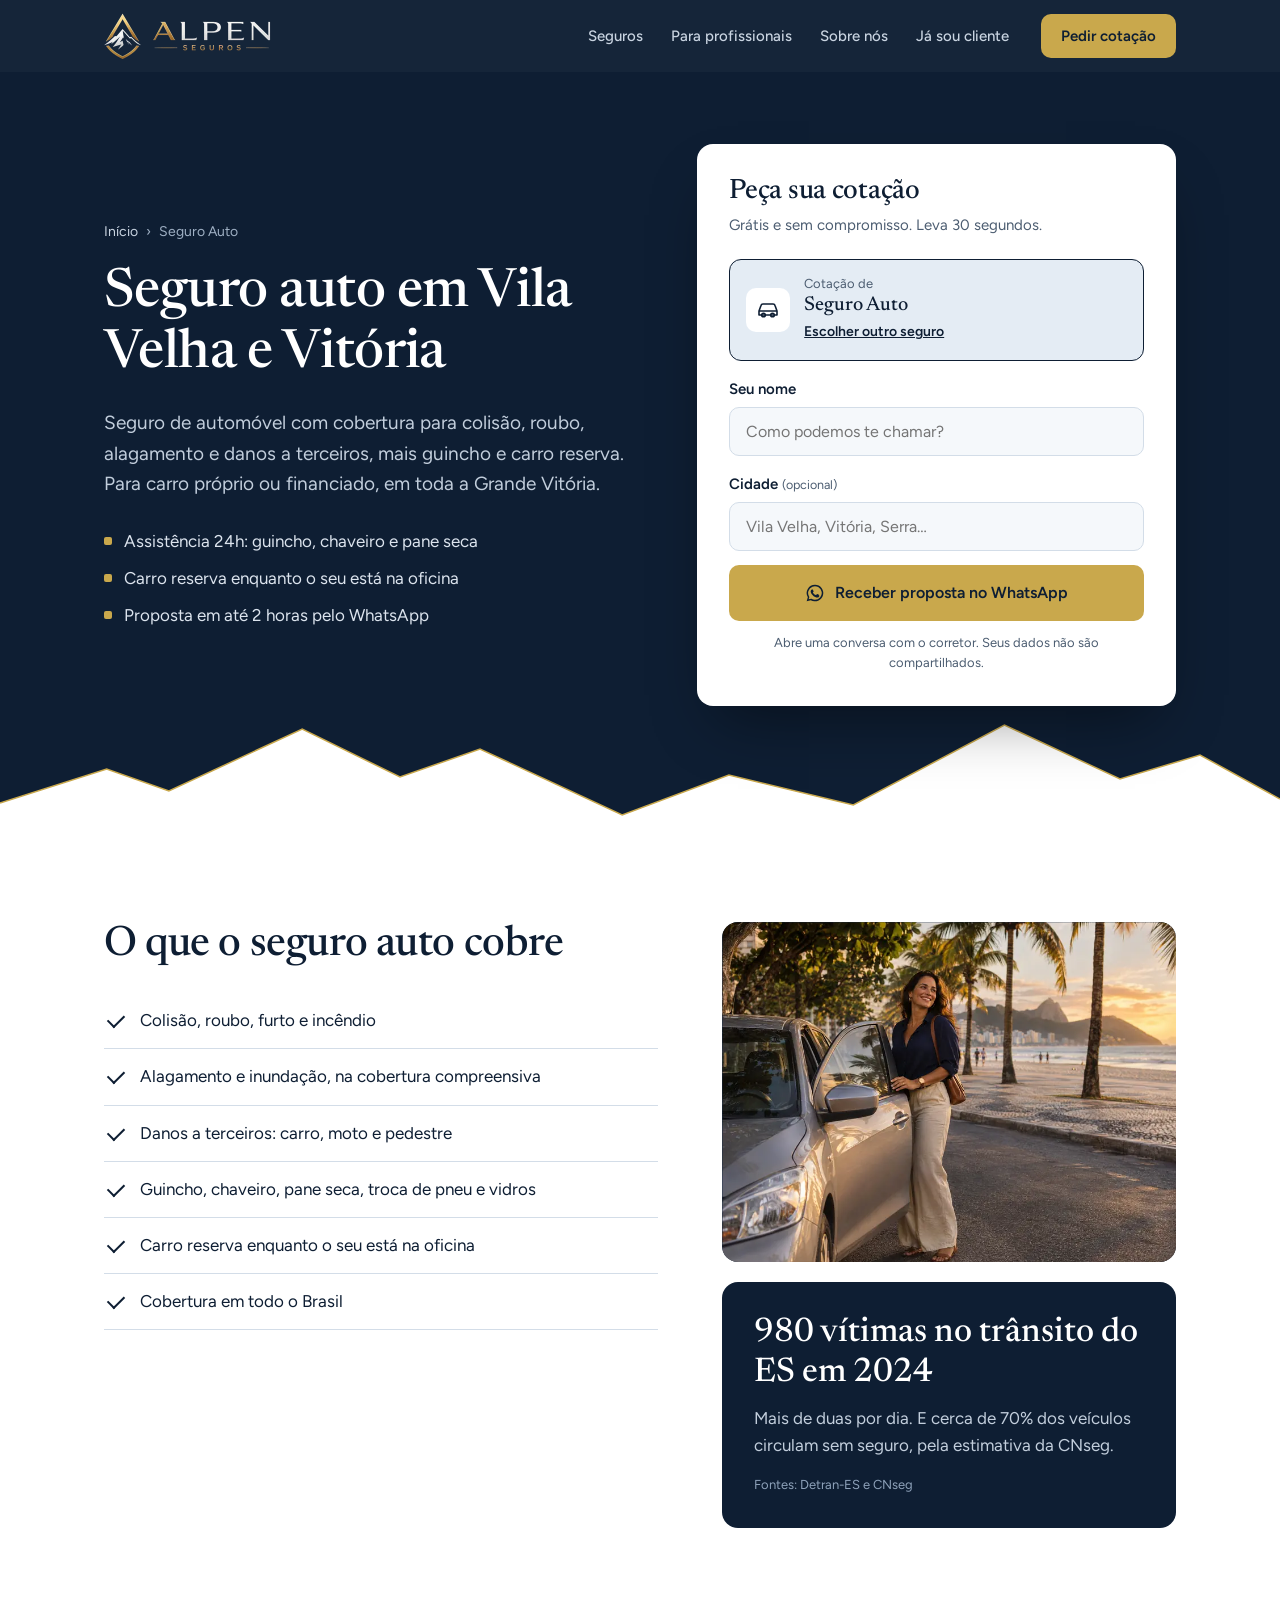
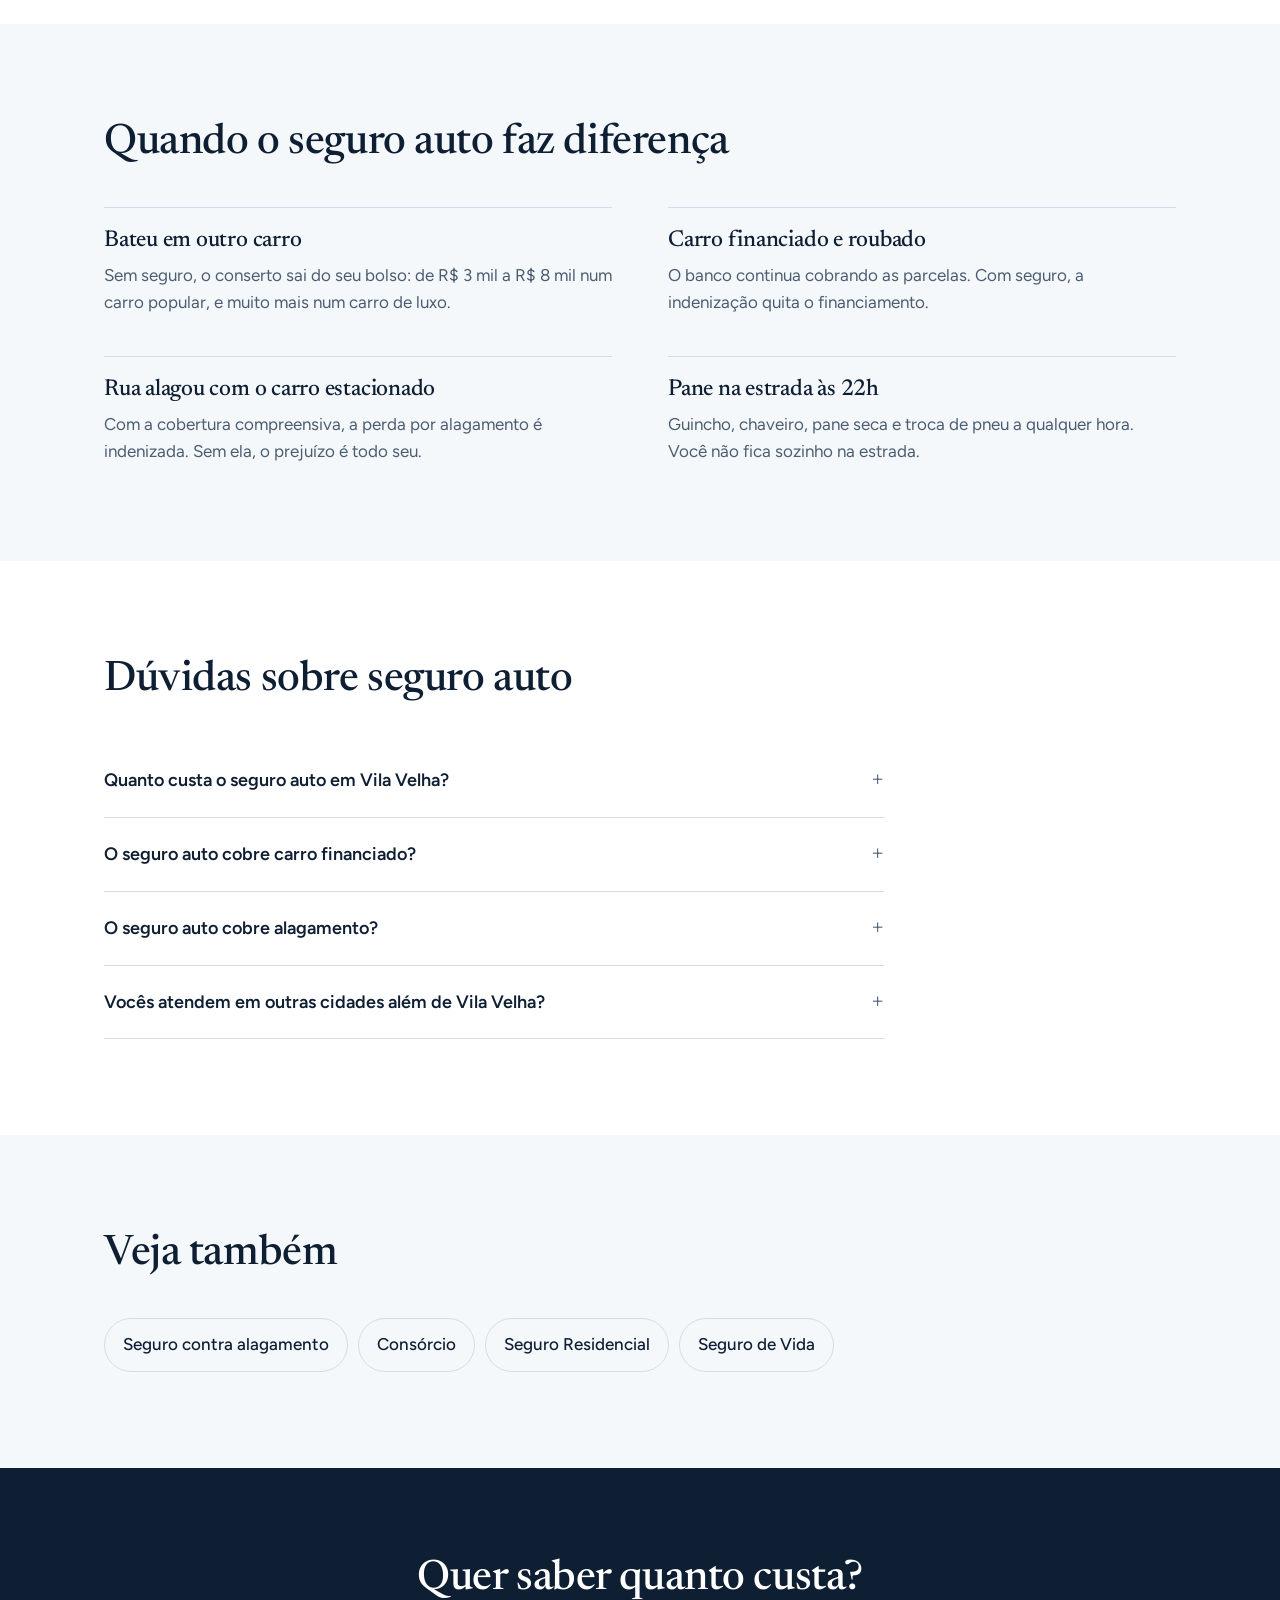
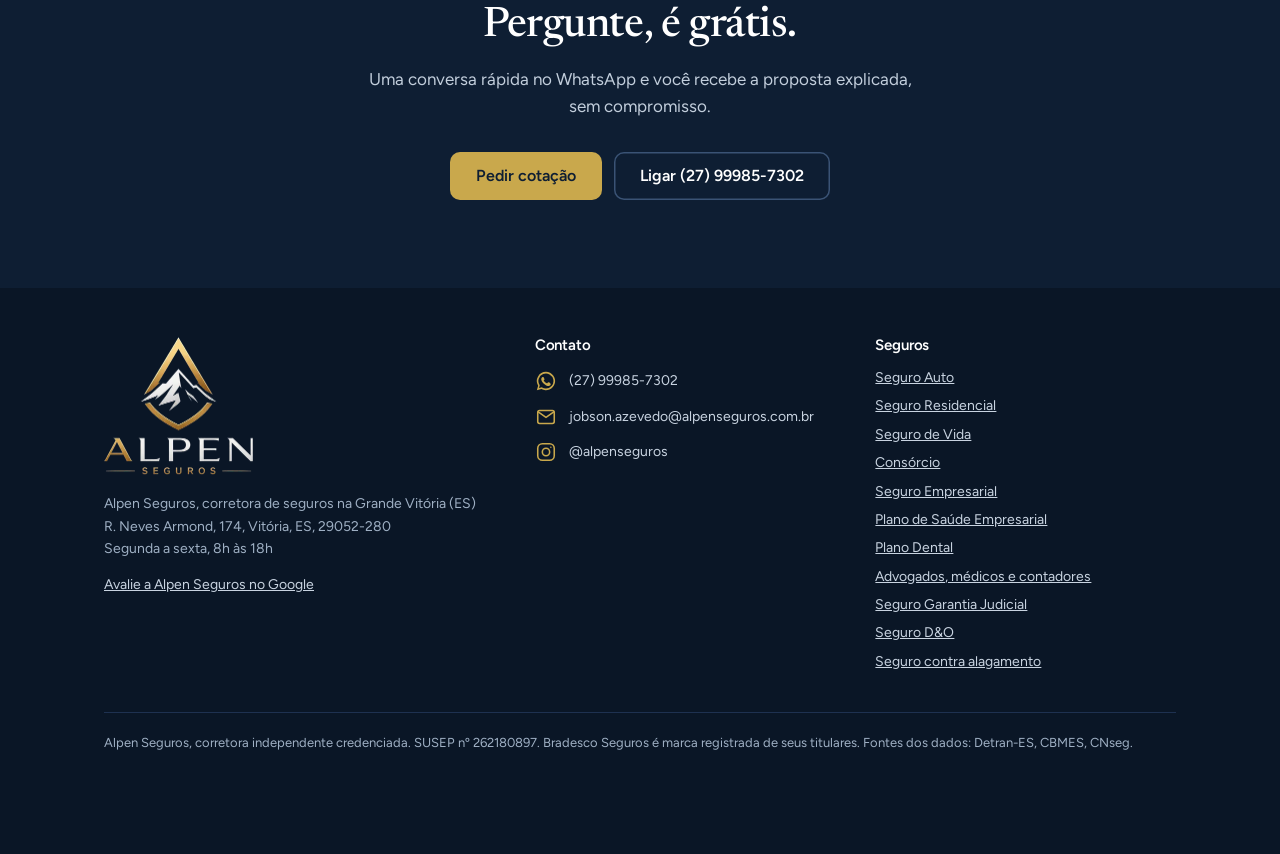
<file: seguro-auto/index.html>
<!doctype html>
<html lang="pt-BR">
<head>
<meta charset="utf-8">
<meta name="viewport" content="width=device-width, initial-scale=1">
<meta name="google-site-verification" content="KwMUnPhEpfxivuKFeh3EmDZfdwKrWBm_-2yaFCS8dkA">
<title>Seguro Auto em Vila Velha e Vitória (ES) | Alpen Seguros</title>
<meta name="description" content="Cotação de seguro de automóvel em Vila Velha, Vitória e Serra. Colisão, roubo, alagamento e assistência 24h. Proposta pelo WhatsApp em até 2 horas.">
<meta name="robots" content="index, follow">
<link rel="canonical" href="https://alpenseguros.com.br/seguro-auto/">
<meta name="geo.region" content="BR-ES">
<meta name="geo.placename" content="Vitória, Vila Velha, Espírito Santo">
<meta property="og:type" content="website">
<meta property="og:locale" content="pt_BR">
<meta property="og:site_name" content="Alpen Seguros">
<meta property="og:url" content="https://alpenseguros.com.br/seguro-auto/">
<meta property="og:title" content="Seguro Auto em Vila Velha e Vitória (ES) | Alpen Seguros">
<meta property="og:description" content="Cotação de seguro de automóvel em Vila Velha, Vitória e Serra. Colisão, roubo, alagamento e assistência 24h. Proposta pelo WhatsApp em até 2 horas.">
<meta property="og:image" content="https://alpenseguros.com.br/img/og-alpen-seguros.jpg">
<meta property="og:image:width" content="1200">
<meta property="og:image:height" content="630">
<meta name="twitter:card" content="summary_large_image">
<link rel="icon" type="image/png" href="/img/favicon.png">
<link rel="apple-touch-icon" href="/img/apple-touch-icon.png">
<link rel="preconnect" href="https://fonts.googleapis.com">
<link rel="preconnect" href="https://fonts.gstatic.com" crossorigin>
<link href="https://fonts.googleapis.com/css2?family=Figtree:wght@400;500;600&family=Newsreader:wght@400;500&display=swap" rel="stylesheet">
<link rel="stylesheet" href="/assets/site.css?v=2399e690">
<script>document.documentElement.classList.add('js')</script>
<script type="application/ld+json">
{
 "@context": "https://schema.org",
 "@type": "Service",
 "name": "Seguro auto em Vila Velha e Vitória",
 "serviceType": "Seguro Auto",
 "description": "Cotação de seguro de automóvel em Vila Velha, Vitória e Serra. Colisão, roubo, alagamento e assistência 24h. Proposta pelo WhatsApp em até 2 horas.",
 "url": "https://alpenseguros.com.br/seguro-auto/",
 "provider": {
  "@id": "https://alpenseguros.com.br/#empresa"
 },
 "areaServed": [
  "Vila Velha",
  "Vitória",
  "Serra",
  "Cariacica",
  "Viana",
  "Espírito Santo"
 ]
}
</script>
<script type="application/ld+json">
{
 "@context": "https://schema.org",
 "@type": "FAQPage",
 "mainEntity": [
  {
   "@type": "Question",
   "name": "Quanto custa o seguro auto em Vila Velha?",
   "acceptedAnswer": {
    "@type": "Answer",
    "text": "Depende do perfil de quem dirige, do modelo do carro, do CEP e do histórico de sinistros. Mande o modelo e o ano pelo WhatsApp e você recebe o valor exato em até 2 horas."
   }
  },
  {
   "@type": "Question",
   "name": "O seguro auto cobre carro financiado?",
   "acceptedAnswer": {
    "@type": "Answer",
    "text": "Sim. Em caso de perda total ou roubo, a indenização pode quitar o saldo do financiamento com o banco."
   }
  },
  {
   "@type": "Question",
   "name": "O seguro auto cobre alagamento?",
   "acceptedAnswer": {
    "@type": "Answer",
    "text": "Sim, quando a apólice tem cobertura compreensiva, que é a mais contratada. Ela cobre perda parcial ou total por alagamento e inundação."
   }
  },
  {
   "@type": "Question",
   "name": "Vocês atendem em outras cidades além de Vila Velha?",
   "acceptedAnswer": {
    "@type": "Answer",
    "text": "Sim. Atendemos toda a Grande Vitória (Vila Velha, Vitória, Serra, Cariacica, Viana) e o restante do Espírito Santo."
   }
  }
 ]
}
</script>
<script type="application/ld+json">
{
 "@context": "https://schema.org",
 "@type": "BreadcrumbList",
 "itemListElement": [
  {
   "@type": "ListItem",
   "position": 1,
   "name": "Alpen Seguros",
   "item": "https://alpenseguros.com.br/"
  },
  {
   "@type": "ListItem",
   "position": 2,
   "name": "Seguro Auto",
   "item": "https://alpenseguros.com.br/seguro-auto/"
  }
 ]
}
</script>
<script type="application/ld+json">
{
 "@context": "https://schema.org",
 "@type": "InsuranceAgency",
 "@id": "https://alpenseguros.com.br/#empresa",
 "name": "Alpen Seguros",
 "description": "Corretora de seguros em Vila Velha e Vitória (ES). Seguro auto, residencial, de vida, consórcio, seguro empresarial, plano de saúde, plano dental e seguros para profissionais liberais.",
 "url": "https://alpenseguros.com.br/",
 "logo": "https://alpenseguros.com.br/img/og-alpen-seguros.jpg",
 "image": "https://alpenseguros.com.br/img/og-alpen-seguros.jpg",
 "telephone": "+55-27-99985-7302",
 "email": "jobson.azevedo@alpenseguros.com.br",
 "founder": {
  "@type": "Person",
  "name": "Jobson Azevedo",
  "jobTitle": "Corretor de seguros"
 },
 "foundingDate": "2026-05-15",
 "address": {
  "@type": "PostalAddress",
  "streetAddress": "R. Neves Armond, 174",
  "addressLocality": "Vitória",
  "addressRegion": "ES",
  "postalCode": "29052-280",
  "addressCountry": "BR"
 },
 "geo": {
  "@type": "GeoCoordinates",
  "latitude": -20.301,
  "longitude": -40.2917
 },
 "areaServed": [
  "Vila Velha",
  "Vitória",
  "Serra",
  "Cariacica",
  "Viana",
  "Guarapari",
  "Espírito Santo"
 ],
 "sameAs": [
  "https://www.instagram.com/alpenseguros"
 ],
 "openingHoursSpecification": {
  "@type": "OpeningHoursSpecification",
  "dayOfWeek": [
   "Monday",
   "Tuesday",
   "Wednesday",
   "Thursday",
   "Friday"
  ],
  "opens": "08:00",
  "closes": "18:00"
 },
 "priceRange": "$$",
 "identifier": {
  "@type": "PropertyValue",
  "propertyID": "SUSEP",
  "value": "262180897"
 },
 "hasOfferCatalog": {
  "@type": "OfferCatalog",
  "name": "Seguros",
  "itemListElement": [
   {
    "@type": "Offer",
    "itemOffered": {
     "@type": "Service",
     "name": "Seguro Auto",
     "url": "https://alpenseguros.com.br/seguro-auto/"
    }
   },
   {
    "@type": "Offer",
    "itemOffered": {
     "@type": "Service",
     "name": "Seguro Residencial",
     "url": "https://alpenseguros.com.br/seguro-residencial/"
    }
   },
   {
    "@type": "Offer",
    "itemOffered": {
     "@type": "Service",
     "name": "Seguro de Vida",
     "url": "https://alpenseguros.com.br/seguro-de-vida/"
    }
   },
   {
    "@type": "Offer",
    "itemOffered": {
     "@type": "Service",
     "name": "Consórcio",
     "url": "https://alpenseguros.com.br/consorcio/"
    }
   },
   {
    "@type": "Offer",
    "itemOffered": {
     "@type": "Service",
     "name": "Seguro Empresarial",
     "url": "https://alpenseguros.com.br/seguro-empresarial/"
    }
   },
   {
    "@type": "Offer",
    "itemOffered": {
     "@type": "Service",
     "name": "Plano de Saúde Empresarial",
     "url": "https://alpenseguros.com.br/plano-de-saude-empresarial/"
    }
   },
   {
    "@type": "Offer",
    "itemOffered": {
     "@type": "Service",
     "name": "Plano Dental",
     "url": "https://alpenseguros.com.br/plano-dental/"
    }
   },
   {
    "@type": "Offer",
    "itemOffered": {
     "@type": "Service",
     "name": "Advogados, médicos e contadores",
     "url": "https://alpenseguros.com.br/seguro-para-profissionais/"
    }
   },
   {
    "@type": "Offer",
    "itemOffered": {
     "@type": "Service",
     "name": "Seguro Garantia Judicial",
     "url": "https://alpenseguros.com.br/seguro-garantia-judicial/"
    }
   },
   {
    "@type": "Offer",
    "itemOffered": {
     "@type": "Service",
     "name": "Seguro D&O",
     "url": "https://alpenseguros.com.br/seguro-d-o/"
    }
   },
   {
    "@type": "Offer",
    "itemOffered": {
     "@type": "Service",
     "name": "Seguro contra alagamento",
     "url": "https://alpenseguros.com.br/seguro-alagamento/"
    }
   }
  ]
 }
}
</script>
<!-- Google Ads: conversão "Clique no WhatsApp" (criada em 24/06/2026) -->
<script>
// Carrega o Google Ads depois que a página abriu (os eventos ficam na fila até lá)
window.addEventListener('load',function(){var s=document.createElement('script');s.async=true;s.src='https://www.googletagmanager.com/gtag/js?id=AW-18230041101';document.head.appendChild(s);});
window.dataLayer=window.dataLayer||[];
function gtag(){dataLayer.push(arguments);}
gtag('js',new Date());
gtag('config','AW-18230041101');
window.alpenConversao=function(){gtag('event','conversion',{'send_to':'AW-18230041101/6PaYCPKf7MQcEI204fRD'});};
document.addEventListener('click',function(e){if(e.target.closest('a[href*="wa.me"]'))window.alpenConversao();});
</script>
</head>
<body>
<a class="skip" href="#conteudo">Pular para o conteúdo</a>
<header class="top">
  <div class="wrap nav">
    <a class="brand" href="/" aria-label="Alpen Seguros, página inicial">
      <img class="brand-mark" src="/img/alpen-simbolo.webp" alt="" width="74" height="92">
      <img class="brand-name" src="/img/alpen-nome.webp" alt="Alpen Seguros" width="236" height="60">
    </a>
    <ul>
      <li><a href="/#seguros">Seguros</a></li>
      <li><a href="/seguro-para-profissionais/">Para profissionais</a></li>
      <li><a href="/#sobre">Sobre nós</a></li>
      <li><a href="/#cliente">Já sou cliente</a></li>
    </ul>
    <a class="btn btn-gold" href="#cotacao" data-focus>Pedir cotação</a>
  </div>
</header>

<main id="conteudo">
  <section class="hero inner">
    <div class="wrap hero-grid">
      <div>
        <nav class="crumbs" aria-label="Você está em"><a href="/">Início</a><span aria-hidden="true">›</span>Seguro Auto</nav>
        <h1>Seguro auto em Vila Velha e Vitória</h1>
        <p class="lead">Seguro de automóvel com cobertura para colisão, roubo, alagamento e danos a terceiros, mais guincho e carro reserva. Para carro próprio ou financiado, em toda a Grande Vitória.</p>
        <ul class="highlights">
          <li>Assistência 24h: guincho, chaveiro e pane seca</li>
          <li>Carro reserva enquanto o seu está na oficina</li>
          <li>Proposta em até 2 horas pelo WhatsApp</li>
        </ul>
      </div>
      <form class="quote" id="cotacao" novalidate>
        <h2>Peça sua cotação</h2>
        <p class="sub">Grátis e sem compromisso. Leva 30 segundos.</p>
        <div class="produto-fixo">
          <input type="hidden" name="produto" value="Seguro Auto">
          <span class="pf-ic"><svg viewBox="0 0 24 24" fill="none" stroke-width="1.6" stroke-linecap="round" stroke-linejoin="round" aria-hidden="true"><path d="M5 17h14M3 13l2-5.5A2 2 0 0 1 6.9 6h10.2a2 2 0 0 1 1.9 1.5L21 13v4h-2.5M5.5 17H3v-4h18"/><circle cx="7.5" cy="17" r="1.8"/><circle cx="16.5" cy="17" r="1.8"/></svg></span>
          <span class="pf-txt">Cotação de<strong>Seguro Auto</strong></span>
          <a href="/#cotacao">Escolher outro seguro</a>
        </div>
        <div class="field">
          <label for="nome">Seu nome</label>
          <input id="nome" name="nome" autocomplete="given-name" placeholder="Como podemos te chamar?">
        </div>
        <div class="field">
          <label for="cidade">Cidade <small>(opcional)</small></label>
          <input id="cidade" name="cidade" autocomplete="address-level2" placeholder="Vila Velha, Vitória, Serra…">
        </div>
        <p class="err" id="err" role="alert"></p>
        <button class="btn btn-gold" type="submit"><svg width="20" height="20" viewBox="0 0 24 24" aria-hidden="true"><path fill="currentColor" d="M12 2a10 10 0 0 0-8.6 15.1L2 22l5-1.3A10 10 0 1 0 12 2Zm0 18.2c-1.5 0-3-.4-4.3-1.2l-.3-.2-3 .8.8-2.9-.2-.3A8.2 8.2 0 1 1 12 20.2Zm4.5-6.1c-.2-.1-1.5-.7-1.7-.8-.2-.1-.4-.1-.6.1l-.8 1c-.1.2-.3.2-.5.1a6.7 6.7 0 0 1-3.3-2.9c-.2-.4.2-.4.7-1.3.1-.2 0-.3 0-.4l-.8-1.8c-.2-.5-.4-.4-.6-.4h-.5a1 1 0 0 0-.7.3 3 3 0 0 0-.9 2.2c0 1.3.9 2.5 1 2.7.1.2 1.8 2.8 4.4 3.9 1.6.7 2.3.8 3.1.6.5-.1 1.5-.6 1.7-1.2.2-.6.2-1.1.1-1.2l-.6-.3Z"/></svg>Receber proposta no WhatsApp</button>
        <p class="fine">Abre uma conversa com o corretor. Seus dados não são compartilhados.</p>
      </form>
    </div>
    <svg class="ridge" viewBox="0 0 1440 110" preserveAspectRatio="none" aria-hidden="true">
      <path d="M0 110V86l120-34 70 22 150-62 110 48 90-28 160 66 120-40 140 30 170-80 130 54 90-24 90 44V110Z" fill="#fff"/>
      <path d="M0 86l120-34 70 22 150-62 110 48 90-28 160 66 120-40 140 30 170-80 130 54 90-24 90 44" fill="none" stroke="#C9A84C" stroke-width="1.5" vector-effect="non-scaling-stroke"/>
    </svg>
  </section>

  <section class="block">
    <div class="wrap split">
      <div>
        <h2>O que o seguro auto cobre</h2>
        <ul class="checks">
          <li>Colisão, roubo, furto e incêndio</li>
          <li>Alagamento e inundação, na cobertura compreensiva</li>
          <li>Danos a terceiros: carro, moto e pedestre</li>
          <li>Guincho, chaveiro, pane seca, troca de pneu e vidros</li>
          <li>Carro reserva enquanto o seu está na oficina</li>
          <li>Cobertura em todo o Brasil</li>
        </ul>
      </div>
      <div class="side">
        <figure class="shot reveal"><img src="/img/fotos/seguro-auto-800.webp" srcset="/img/fotos/seguro-auto-480.webp 480w, /img/fotos/seguro-auto-800.webp 800w, /img/fotos/seguro-auto-1200.webp 1200w" sizes="(max-width: 960px) 100vw, 560px" alt="Carro estacionado em rua de Vila Velha" loading="lazy" decoding="async" onerror="this.parentNode.classList.add('nofoto')"><svg class="fallback" viewBox="0 0 24 24" fill="none" stroke-width="1.6" stroke-linecap="round" stroke-linejoin="round" aria-hidden="true"><path d="M5 17h14M3 13l2-5.5A2 2 0 0 1 6.9 6h10.2a2 2 0 0 1 1.9 1.5L21 13v4h-2.5M5.5 17H3v-4h18"/><circle cx="7.5" cy="17" r="1.8"/><circle cx="16.5" cy="17" r="1.8"/></svg></figure>
        <div class="fact"><strong>980 vítimas no trânsito do ES em 2024</strong><p>Mais de duas por dia. E cerca de 70% dos veículos circulam sem seguro, pela estimativa da CNseg.</p><small>Fontes: Detran-ES e CNseg</small></div>
      </div>
    </div>
  </section>
  <section class="block alt">
    <div class="wrap">
      <div class="head"><h2>Quando o seguro auto faz diferença</h2></div>
      <div class="cases">
        <div><h3>Bateu em outro carro</h3><p>Sem seguro, o conserto sai do seu bolso: de R$ 3 mil a R$ 8 mil num carro popular, e muito mais num carro de luxo.</p></div>
        <div><h3>Carro financiado e roubado</h3><p>O banco continua cobrando as parcelas. Com seguro, a indenização quita o financiamento.</p></div>
        <div><h3>Rua alagou com o carro estacionado</h3><p>Com a cobertura compreensiva, a perda por alagamento é indenizada. Sem ela, o prejuízo é todo seu.</p></div>
        <div><h3>Pane na estrada às 22h</h3><p>Guincho, chaveiro, pane seca e troca de pneu a qualquer hora. Você não fica sozinho na estrada.</p></div>
      </div>
    </div>
  </section>

  <section class="block">
    <div class="wrap">
      <div class="head"><h2>Dúvidas sobre seguro auto</h2></div>
      <div class="faq">
        <details><summary>Quanto custa o seguro auto em Vila Velha?</summary><p>Depende do perfil de quem dirige, do modelo do carro, do CEP e do histórico de sinistros. Mande o modelo e o ano pelo WhatsApp e você recebe o valor exato em até 2 horas.</p></details>
        <details><summary>O seguro auto cobre carro financiado?</summary><p>Sim. Em caso de perda total ou roubo, a indenização pode quitar o saldo do financiamento com o banco.</p></details>
        <details><summary>O seguro auto cobre alagamento?</summary><p>Sim, quando a apólice tem cobertura compreensiva, que é a mais contratada. Ela cobre perda parcial ou total por alagamento e inundação.</p></details>
        <details><summary>Vocês atendem em outras cidades além de Vila Velha?</summary><p>Sim. Atendemos toda a Grande Vitória (Vila Velha, Vitória, Serra, Cariacica, Viana) e o restante do Espírito Santo.</p></details>
      </div>
    </div>
  </section>

  <section class="block alt">
    <div class="wrap">
      <div class="head"><h2>Veja também</h2></div>
      <ul class="related">
        <li><a href="/seguro-alagamento/">Seguro contra alagamento</a></li>
        <li><a href="/consorcio/">Consórcio</a></li>
        <li><a href="/seguro-residencial/">Seguro Residencial</a></li>
        <li><a href="/seguro-de-vida/">Seguro de Vida</a></li>
      </ul>
    </div>
  </section>

  <section class="final">
    <div class="wrap">
      <h2>Quer saber quanto custa? Pergunte, é grátis.</h2>
      <p>Uma conversa rápida no WhatsApp e você recebe a proposta explicada, sem compromisso.</p>
      <div class="actions">
        <a class="btn btn-gold" href="#cotacao" data-focus>Pedir cotação</a>
        <a class="btn btn-ghost" href="tel:+5527999857302">Ligar (27) 99985-7302</a>
      </div>
    </div>
  </section>
</main>
<footer>
  <div class="wrap">
    <div class="foot">
      <div>
        <img class="foot-logo" src="/img/alpen-logo.webp" alt="Alpen Seguros" width="300" height="279" loading="lazy">
        <address>
          Alpen Seguros, corretora de seguros na Grande Vitória (ES)<br>
          R. Neves Armond, 174, Vitória, ES, 29052-280<br>
          Segunda a sexta, 8h às 18h
        </address>
        <p style="margin-top:10px"><a href="https://share.google/4tzNJm3uzbHY8INDY">Avalie a Alpen Seguros no Google</a></p>
      </div>
      <div>
        <h2>Contato</h2>
        <ul class="contact">
          <li><a href="https://wa.me/5527999857302"><svg viewBox="0 0 24 24" aria-hidden="true"><path fill="currentColor" d="M12 2a10 10 0 0 0-8.6 15.1L2 22l5-1.3A10 10 0 1 0 12 2Zm0 18.2c-1.5 0-3-.4-4.3-1.2l-.3-.2-3 .8.8-2.9-.2-.3A8.2 8.2 0 1 1 12 20.2Zm4.5-6.1c-.2-.1-1.5-.7-1.7-.8-.2-.1-.4-.1-.6.1l-.8 1c-.1.2-.3.2-.5.1a6.7 6.7 0 0 1-3.3-2.9c-.2-.4.2-.4.7-1.3.1-.2 0-.3 0-.4l-.8-1.8c-.2-.5-.4-.4-.6-.4h-.5a1 1 0 0 0-.7.3 3 3 0 0 0-.9 2.2c0 1.3.9 2.5 1 2.7.1.2 1.8 2.8 4.4 3.9 1.6.7 2.3.8 3.1.6.5-.1 1.5-.6 1.7-1.2.2-.6.2-1.1.1-1.2l-.6-.3Z"/></svg><span><span class="sr">WhatsApp </span>(27) 99985-7302</span></a></li>
          <li><a href="mailto:jobson.azevedo@alpenseguros.com.br"><svg viewBox="0 0 24 24" fill="none" stroke="currentColor" stroke-width="1.7" stroke-linecap="round" stroke-linejoin="round" aria-hidden="true"><rect x="3" y="5" width="18" height="14" rx="2"/><path d="m3.5 6.5 8.5 6 8.5-6"/></svg><span><span class="sr">E-mail </span>jobson.azevedo@alpenseguros.com.br</span></a></li>
          <li><a href="https://www.instagram.com/alpenseguros"><svg viewBox="0 0 24 24" fill="none" stroke="currentColor" stroke-width="1.7" stroke-linecap="round" stroke-linejoin="round" aria-hidden="true"><rect x="3" y="3" width="18" height="18" rx="5"/><circle cx="12" cy="12" r="4"/><circle cx="17.3" cy="6.7" r=".8" fill="currentColor" stroke="none"/></svg><span><span class="sr">Instagram </span>@alpenseguros</span></a></li>
        </ul>
      </div>
      <div>
        <h2>Seguros</h2>
        <ul>
          <li><a href="/seguro-auto/">Seguro Auto</a></li>
          <li><a href="/seguro-residencial/">Seguro Residencial</a></li>
          <li><a href="/seguro-de-vida/">Seguro de Vida</a></li>
          <li><a href="/consorcio/">Consórcio</a></li>
          <li><a href="/seguro-empresarial/">Seguro Empresarial</a></li>
          <li><a href="/plano-de-saude-empresarial/">Plano de Saúde Empresarial</a></li>
          <li><a href="/plano-dental/">Plano Dental</a></li>
          <li><a href="/seguro-para-profissionais/">Advogados, médicos e contadores</a></li>
          <li><a href="/seguro-garantia-judicial/">Seguro Garantia Judicial</a></li>
          <li><a href="/seguro-d-o/">Seguro D&O</a></li>
          <li><a href="/seguro-alagamento/">Seguro contra alagamento</a></li>
        </ul>
      </div>
    </div>
    <p class="legal">Alpen Seguros, corretora independente credenciada. SUSEP nº 262180897. Bradesco Seguros é marca registrada de seus titulares. Fontes dos dados: Detran-ES, CBMES, CNseg.</p>
  </div>
</footer>
<div class="mbar">
  <a class="btn btn-gold" href="#cotacao" data-focus>Pedir cotação</a>
  <a class="btn btn-ghost" href="tel:+5527999857302" aria-label="Ligar para a Alpen Seguros">Ligar</a>
</div>
<script src="/assets/site.js?v=8588ca2c" defer></script>
</body>
</html>
</file>
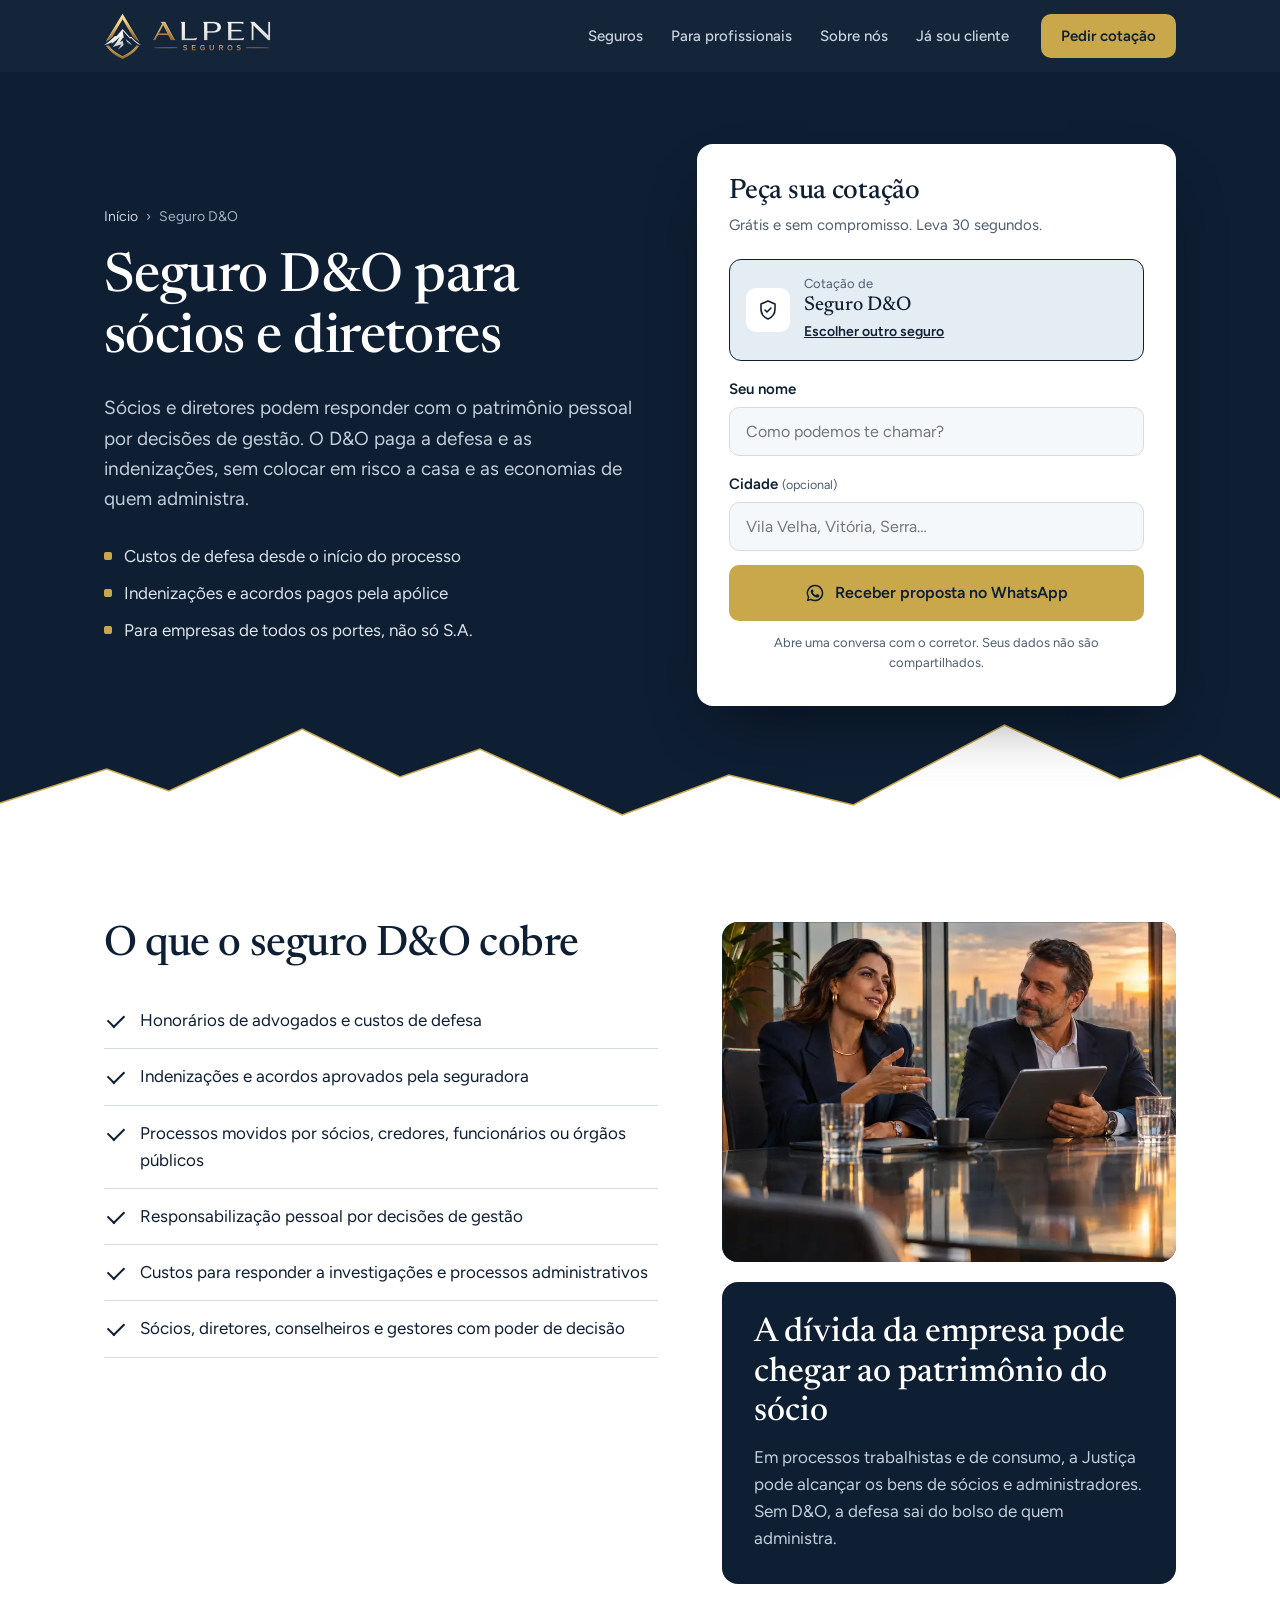
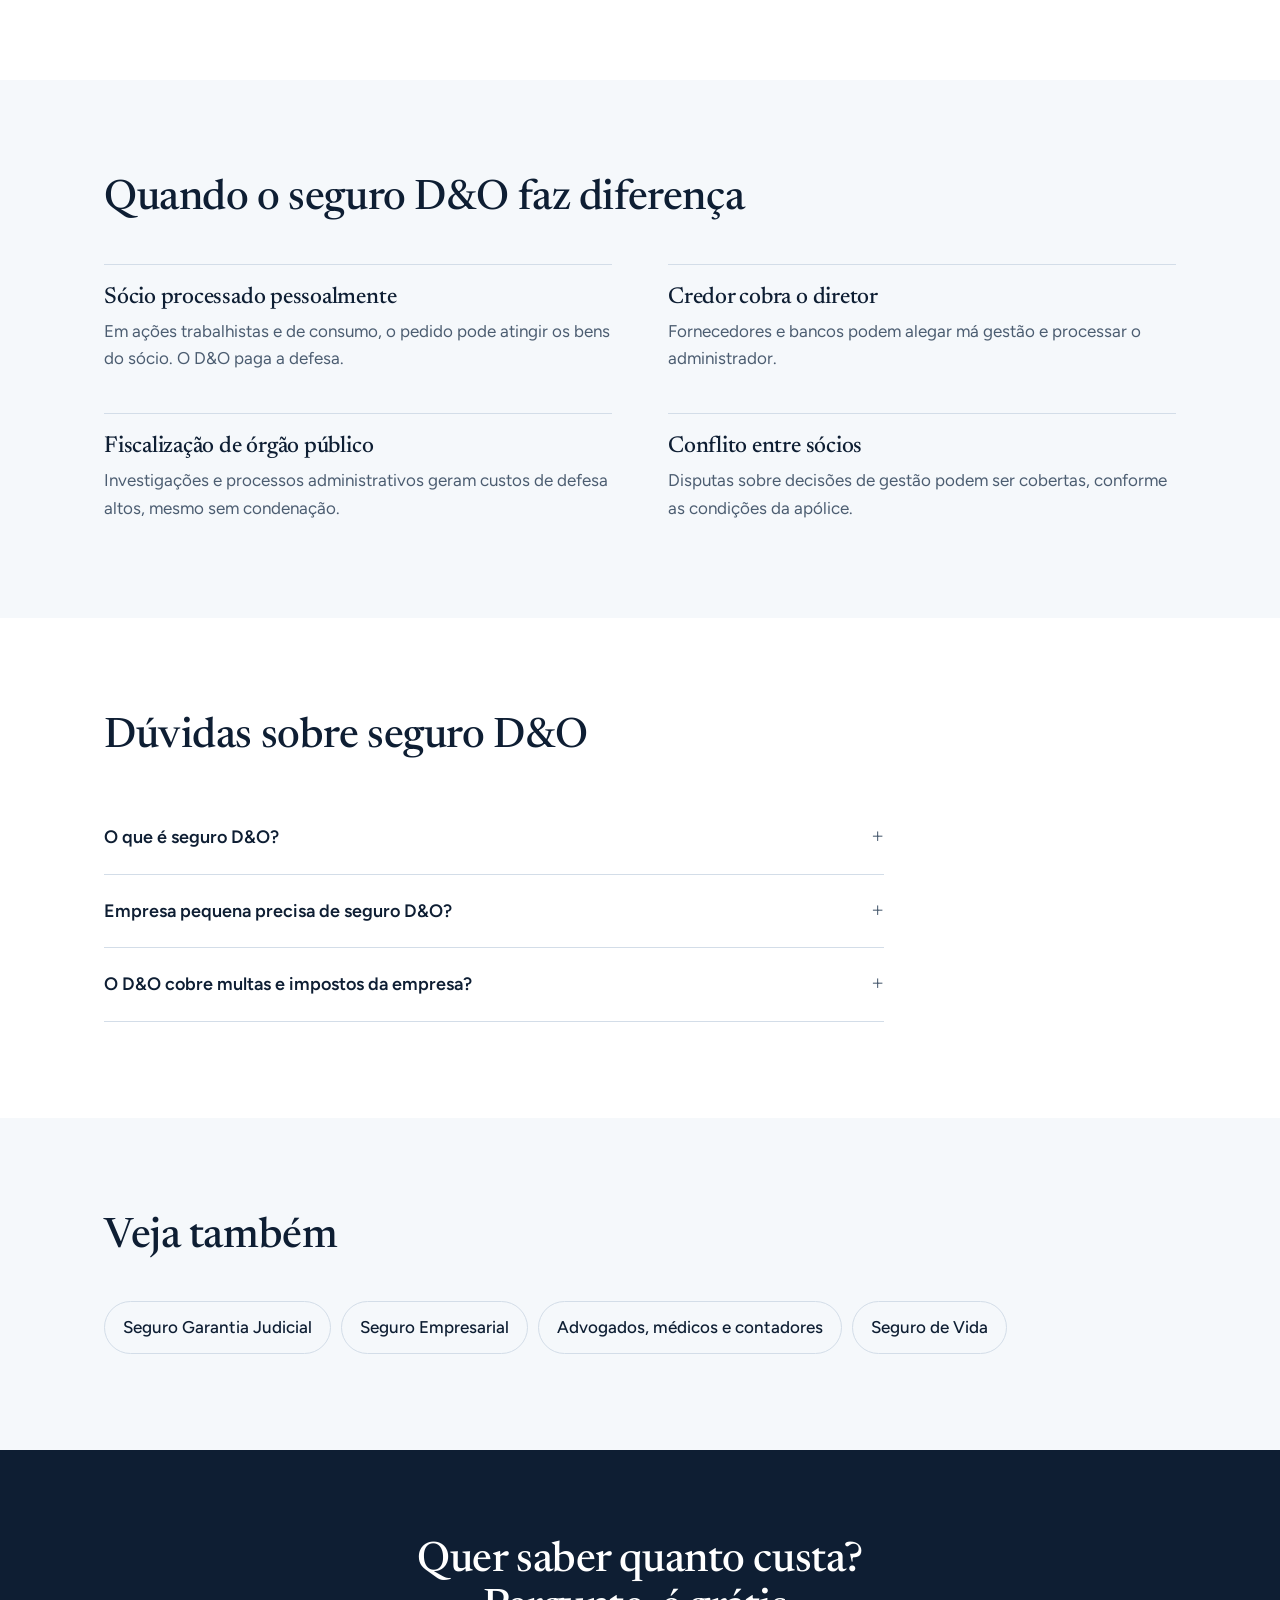
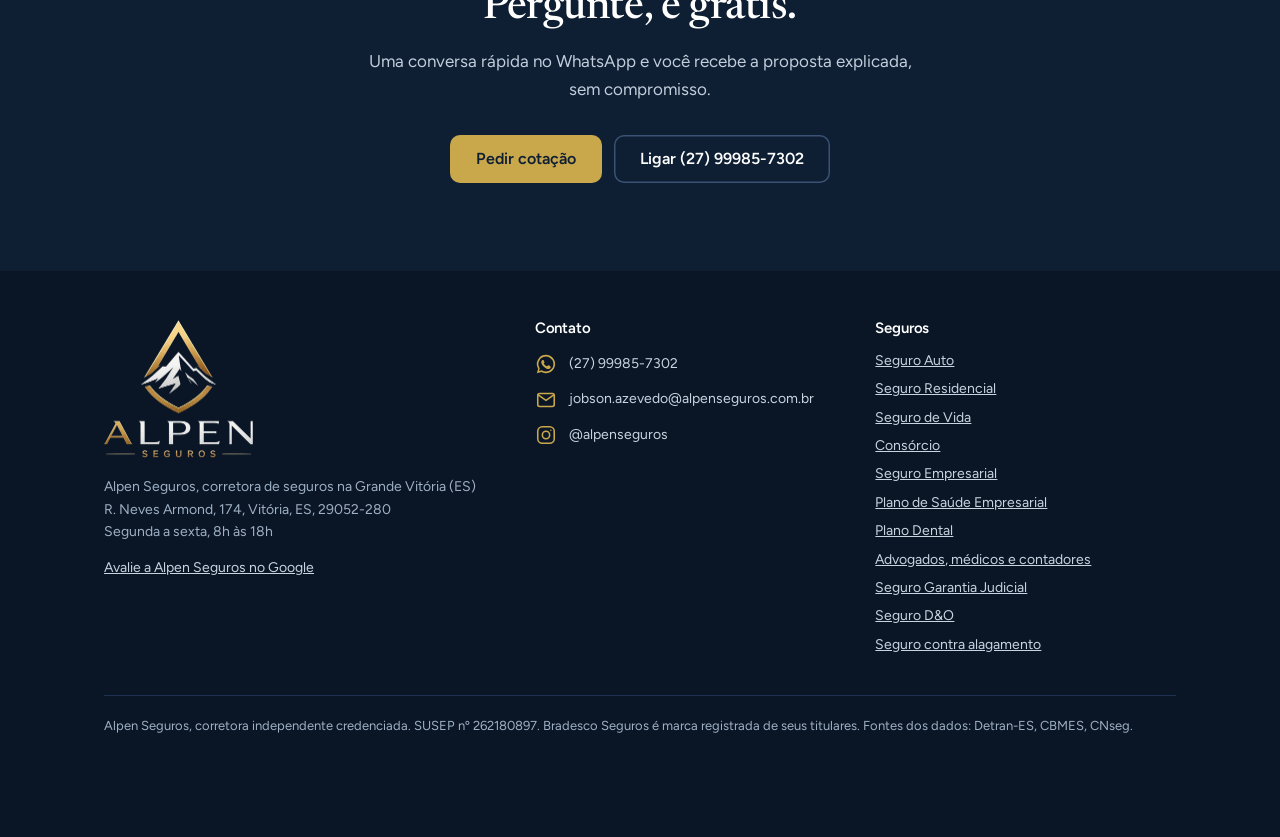
<file: seguro-d-o/index.html>
<!doctype html>
<html lang="pt-BR">
<head>
<meta charset="utf-8">
<meta name="viewport" content="width=device-width, initial-scale=1">
<meta name="google-site-verification" content="KwMUnPhEpfxivuKFeh3EmDZfdwKrWBm_-2yaFCS8dkA">
<title>Seguro D&O para Sócios e Diretores no ES | Alpen Seguros</title>
<meta name="description" content="Seguro D&O (responsabilidade civil de administradores) protege o patrimônio pessoal de sócios e diretores em processos ligados à gestão da empresa.">
<meta name="robots" content="index, follow">
<link rel="canonical" href="https://alpenseguros.com.br/seguro-d-o/">
<meta name="geo.region" content="BR-ES">
<meta name="geo.placename" content="Vitória, Vila Velha, Espírito Santo">
<meta property="og:type" content="website">
<meta property="og:locale" content="pt_BR">
<meta property="og:site_name" content="Alpen Seguros">
<meta property="og:url" content="https://alpenseguros.com.br/seguro-d-o/">
<meta property="og:title" content="Seguro D&O para Sócios e Diretores no ES | Alpen Seguros">
<meta property="og:description" content="Seguro D&O (responsabilidade civil de administradores) protege o patrimônio pessoal de sócios e diretores em processos ligados à gestão da empresa.">
<meta property="og:image" content="https://alpenseguros.com.br/img/og-alpen-seguros.jpg">
<meta property="og:image:width" content="1200">
<meta property="og:image:height" content="630">
<meta name="twitter:card" content="summary_large_image">
<link rel="icon" type="image/png" href="/img/favicon.png">
<link rel="apple-touch-icon" href="/img/apple-touch-icon.png">
<link rel="preconnect" href="https://fonts.googleapis.com">
<link rel="preconnect" href="https://fonts.gstatic.com" crossorigin>
<link href="https://fonts.googleapis.com/css2?family=Figtree:wght@400;500;600&family=Newsreader:wght@400;500&display=swap" rel="stylesheet">
<link rel="stylesheet" href="/assets/site.css?v=2399e690">
<script>document.documentElement.classList.add('js')</script>
<script type="application/ld+json">
{
 "@context": "https://schema.org",
 "@type": "Service",
 "name": "Seguro D&O para sócios e diretores",
 "serviceType": "Seguro D&O",
 "description": "Seguro D&O (responsabilidade civil de administradores) protege o patrimônio pessoal de sócios e diretores em processos ligados à gestão da empresa.",
 "url": "https://alpenseguros.com.br/seguro-d-o/",
 "provider": {
  "@id": "https://alpenseguros.com.br/#empresa"
 },
 "areaServed": [
  "Vila Velha",
  "Vitória",
  "Serra",
  "Cariacica",
  "Viana",
  "Espírito Santo"
 ]
}
</script>
<script type="application/ld+json">
{
 "@context": "https://schema.org",
 "@type": "FAQPage",
 "mainEntity": [
  {
   "@type": "Question",
   "name": "O que é seguro D&O?",
   "acceptedAnswer": {
    "@type": "Answer",
    "text": "É o seguro de responsabilidade civil de administradores (Directors and Officers). Protege o patrimônio pessoal de sócios, diretores e gestores quando são processados por atos de gestão."
   }
  },
  {
   "@type": "Question",
   "name": "Empresa pequena precisa de seguro D&O?",
   "acceptedAnswer": {
    "@type": "Answer",
    "text": "Pode precisar. Em empresas limitadas, o patrimônio dos sócios também pode ser atingido. O D&O serve para qualquer empresa com sócios ou diretores tomando decisões."
   }
  },
  {
   "@type": "Question",
   "name": "O D&O cobre multas e impostos da empresa?",
   "acceptedAnswer": {
    "@type": "Answer",
    "text": "Em geral, não. Tributos e multas da própria empresa costumam ser excluídos. O D&O protege as pessoas que administram. Explicamos as exclusões antes de você contratar."
   }
  }
 ]
}
</script>
<script type="application/ld+json">
{
 "@context": "https://schema.org",
 "@type": "BreadcrumbList",
 "itemListElement": [
  {
   "@type": "ListItem",
   "position": 1,
   "name": "Alpen Seguros",
   "item": "https://alpenseguros.com.br/"
  },
  {
   "@type": "ListItem",
   "position": 2,
   "name": "Seguro D&O",
   "item": "https://alpenseguros.com.br/seguro-d-o/"
  }
 ]
}
</script>
<script type="application/ld+json">
{
 "@context": "https://schema.org",
 "@type": "InsuranceAgency",
 "@id": "https://alpenseguros.com.br/#empresa",
 "name": "Alpen Seguros",
 "description": "Corretora de seguros em Vila Velha e Vitória (ES). Seguro auto, residencial, de vida, consórcio, seguro empresarial, plano de saúde, plano dental e seguros para profissionais liberais.",
 "url": "https://alpenseguros.com.br/",
 "logo": "https://alpenseguros.com.br/img/og-alpen-seguros.jpg",
 "image": "https://alpenseguros.com.br/img/og-alpen-seguros.jpg",
 "telephone": "+55-27-99985-7302",
 "email": "jobson.azevedo@alpenseguros.com.br",
 "founder": {
  "@type": "Person",
  "name": "Jobson Azevedo",
  "jobTitle": "Corretor de seguros"
 },
 "foundingDate": "2026-05-15",
 "address": {
  "@type": "PostalAddress",
  "streetAddress": "R. Neves Armond, 174",
  "addressLocality": "Vitória",
  "addressRegion": "ES",
  "postalCode": "29052-280",
  "addressCountry": "BR"
 },
 "geo": {
  "@type": "GeoCoordinates",
  "latitude": -20.301,
  "longitude": -40.2917
 },
 "areaServed": [
  "Vila Velha",
  "Vitória",
  "Serra",
  "Cariacica",
  "Viana",
  "Guarapari",
  "Espírito Santo"
 ],
 "sameAs": [
  "https://www.instagram.com/alpenseguros"
 ],
 "openingHoursSpecification": {
  "@type": "OpeningHoursSpecification",
  "dayOfWeek": [
   "Monday",
   "Tuesday",
   "Wednesday",
   "Thursday",
   "Friday"
  ],
  "opens": "08:00",
  "closes": "18:00"
 },
 "priceRange": "$$",
 "identifier": {
  "@type": "PropertyValue",
  "propertyID": "SUSEP",
  "value": "262180897"
 },
 "hasOfferCatalog": {
  "@type": "OfferCatalog",
  "name": "Seguros",
  "itemListElement": [
   {
    "@type": "Offer",
    "itemOffered": {
     "@type": "Service",
     "name": "Seguro Auto",
     "url": "https://alpenseguros.com.br/seguro-auto/"
    }
   },
   {
    "@type": "Offer",
    "itemOffered": {
     "@type": "Service",
     "name": "Seguro Residencial",
     "url": "https://alpenseguros.com.br/seguro-residencial/"
    }
   },
   {
    "@type": "Offer",
    "itemOffered": {
     "@type": "Service",
     "name": "Seguro de Vida",
     "url": "https://alpenseguros.com.br/seguro-de-vida/"
    }
   },
   {
    "@type": "Offer",
    "itemOffered": {
     "@type": "Service",
     "name": "Consórcio",
     "url": "https://alpenseguros.com.br/consorcio/"
    }
   },
   {
    "@type": "Offer",
    "itemOffered": {
     "@type": "Service",
     "name": "Seguro Empresarial",
     "url": "https://alpenseguros.com.br/seguro-empresarial/"
    }
   },
   {
    "@type": "Offer",
    "itemOffered": {
     "@type": "Service",
     "name": "Plano de Saúde Empresarial",
     "url": "https://alpenseguros.com.br/plano-de-saude-empresarial/"
    }
   },
   {
    "@type": "Offer",
    "itemOffered": {
     "@type": "Service",
     "name": "Plano Dental",
     "url": "https://alpenseguros.com.br/plano-dental/"
    }
   },
   {
    "@type": "Offer",
    "itemOffered": {
     "@type": "Service",
     "name": "Advogados, médicos e contadores",
     "url": "https://alpenseguros.com.br/seguro-para-profissionais/"
    }
   },
   {
    "@type": "Offer",
    "itemOffered": {
     "@type": "Service",
     "name": "Seguro Garantia Judicial",
     "url": "https://alpenseguros.com.br/seguro-garantia-judicial/"
    }
   },
   {
    "@type": "Offer",
    "itemOffered": {
     "@type": "Service",
     "name": "Seguro D&O",
     "url": "https://alpenseguros.com.br/seguro-d-o/"
    }
   },
   {
    "@type": "Offer",
    "itemOffered": {
     "@type": "Service",
     "name": "Seguro contra alagamento",
     "url": "https://alpenseguros.com.br/seguro-alagamento/"
    }
   }
  ]
 }
}
</script>
<!-- Google Ads: conversão "Clique no WhatsApp" (criada em 24/06/2026) -->
<script>
// Carrega o Google Ads depois que a página abriu (os eventos ficam na fila até lá)
window.addEventListener('load',function(){var s=document.createElement('script');s.async=true;s.src='https://www.googletagmanager.com/gtag/js?id=AW-18230041101';document.head.appendChild(s);});
window.dataLayer=window.dataLayer||[];
function gtag(){dataLayer.push(arguments);}
gtag('js',new Date());
gtag('config','AW-18230041101');
window.alpenConversao=function(){gtag('event','conversion',{'send_to':'AW-18230041101/6PaYCPKf7MQcEI204fRD'});};
document.addEventListener('click',function(e){if(e.target.closest('a[href*="wa.me"]'))window.alpenConversao();});
</script>
</head>
<body>
<a class="skip" href="#conteudo">Pular para o conteúdo</a>
<header class="top">
  <div class="wrap nav">
    <a class="brand" href="/" aria-label="Alpen Seguros, página inicial">
      <img class="brand-mark" src="/img/alpen-simbolo.webp" alt="" width="74" height="92">
      <img class="brand-name" src="/img/alpen-nome.webp" alt="Alpen Seguros" width="236" height="60">
    </a>
    <ul>
      <li><a href="/#seguros">Seguros</a></li>
      <li><a href="/seguro-para-profissionais/">Para profissionais</a></li>
      <li><a href="/#sobre">Sobre nós</a></li>
      <li><a href="/#cliente">Já sou cliente</a></li>
    </ul>
    <a class="btn btn-gold" href="#cotacao" data-focus>Pedir cotação</a>
  </div>
</header>

<main id="conteudo">
  <section class="hero inner">
    <div class="wrap hero-grid">
      <div>
        <nav class="crumbs" aria-label="Você está em"><a href="/">Início</a><span aria-hidden="true">›</span>Seguro D&O</nav>
        <h1>Seguro D&O para sócios e diretores</h1>
        <p class="lead">Sócios e diretores podem responder com o patrimônio pessoal por decisões de gestão. O D&O paga a defesa e as indenizações, sem colocar em risco a casa e as economias de quem administra.</p>
        <ul class="highlights">
          <li>Custos de defesa desde o início do processo</li>
          <li>Indenizações e acordos pagos pela apólice</li>
          <li>Para empresas de todos os portes, não só S.A.</li>
        </ul>
      </div>
      <form class="quote" id="cotacao" novalidate>
        <h2>Peça sua cotação</h2>
        <p class="sub">Grátis e sem compromisso. Leva 30 segundos.</p>
        <div class="produto-fixo">
          <input type="hidden" name="produto" value="Seguro D&O">
          <span class="pf-ic"><svg viewBox="0 0 24 24" fill="none" stroke-width="1.6" stroke-linecap="round" stroke-linejoin="round" aria-hidden="true"><path d="M12 3 5 6v5c0 4.4 3 8.3 7 10 4-1.7 7-5.6 7-10V6Z"/><path d="m9 12 2 2 4-4"/></svg></span>
          <span class="pf-txt">Cotação de<strong>Seguro D&O</strong></span>
          <a href="/#cotacao">Escolher outro seguro</a>
        </div>
        <div class="field">
          <label for="nome">Seu nome</label>
          <input id="nome" name="nome" autocomplete="given-name" placeholder="Como podemos te chamar?">
        </div>
        <div class="field">
          <label for="cidade">Cidade <small>(opcional)</small></label>
          <input id="cidade" name="cidade" autocomplete="address-level2" placeholder="Vila Velha, Vitória, Serra…">
        </div>
        <p class="err" id="err" role="alert"></p>
        <button class="btn btn-gold" type="submit"><svg width="20" height="20" viewBox="0 0 24 24" aria-hidden="true"><path fill="currentColor" d="M12 2a10 10 0 0 0-8.6 15.1L2 22l5-1.3A10 10 0 1 0 12 2Zm0 18.2c-1.5 0-3-.4-4.3-1.2l-.3-.2-3 .8.8-2.9-.2-.3A8.2 8.2 0 1 1 12 20.2Zm4.5-6.1c-.2-.1-1.5-.7-1.7-.8-.2-.1-.4-.1-.6.1l-.8 1c-.1.2-.3.2-.5.1a6.7 6.7 0 0 1-3.3-2.9c-.2-.4.2-.4.7-1.3.1-.2 0-.3 0-.4l-.8-1.8c-.2-.5-.4-.4-.6-.4h-.5a1 1 0 0 0-.7.3 3 3 0 0 0-.9 2.2c0 1.3.9 2.5 1 2.7.1.2 1.8 2.8 4.4 3.9 1.6.7 2.3.8 3.1.6.5-.1 1.5-.6 1.7-1.2.2-.6.2-1.1.1-1.2l-.6-.3Z"/></svg>Receber proposta no WhatsApp</button>
        <p class="fine">Abre uma conversa com o corretor. Seus dados não são compartilhados.</p>
      </form>
    </div>
    <svg class="ridge" viewBox="0 0 1440 110" preserveAspectRatio="none" aria-hidden="true">
      <path d="M0 110V86l120-34 70 22 150-62 110 48 90-28 160 66 120-40 140 30 170-80 130 54 90-24 90 44V110Z" fill="#fff"/>
      <path d="M0 86l120-34 70 22 150-62 110 48 90-28 160 66 120-40 140 30 170-80 130 54 90-24 90 44" fill="none" stroke="#C9A84C" stroke-width="1.5" vector-effect="non-scaling-stroke"/>
    </svg>
  </section>

  <section class="block">
    <div class="wrap split">
      <div>
        <h2>O que o seguro D&O cobre</h2>
        <ul class="checks">
          <li>Honorários de advogados e custos de defesa</li>
          <li>Indenizações e acordos aprovados pela seguradora</li>
          <li>Processos movidos por sócios, credores, funcionários ou órgãos públicos</li>
          <li>Responsabilização pessoal por decisões de gestão</li>
          <li>Custos para responder a investigações e processos administrativos</li>
          <li>Sócios, diretores, conselheiros e gestores com poder de decisão</li>
        </ul>
      </div>
      <div class="side">
        <figure class="shot reveal"><img src="/img/fotos/seguro-d-o-800.webp" srcset="/img/fotos/seguro-d-o-480.webp 480w, /img/fotos/seguro-d-o-800.webp 800w, /img/fotos/seguro-d-o-1200.webp 1200w" sizes="(max-width: 960px) 100vw, 560px" alt="Diretores conversando em sala de reunião" loading="lazy" decoding="async" onerror="this.parentNode.classList.add('nofoto')"><svg class="fallback" viewBox="0 0 24 24" fill="none" stroke-width="1.6" stroke-linecap="round" stroke-linejoin="round" aria-hidden="true"><path d="M12 3 5 6v5c0 4.4 3 8.3 7 10 4-1.7 7-5.6 7-10V6Z"/><path d="m9 12 2 2 4-4"/></svg></figure>
        <div class="fact"><strong>A dívida da empresa pode chegar ao patrimônio do sócio</strong><p>Em processos trabalhistas e de consumo, a Justiça pode alcançar os bens de sócios e administradores. Sem D&O, a defesa sai do bolso de quem administra.</p></div>
      </div>
    </div>
  </section>
  <section class="block alt">
    <div class="wrap">
      <div class="head"><h2>Quando o seguro D&O faz diferença</h2></div>
      <div class="cases">
        <div><h3>Sócio processado pessoalmente</h3><p>Em ações trabalhistas e de consumo, o pedido pode atingir os bens do sócio. O D&O paga a defesa.</p></div>
        <div><h3>Credor cobra o diretor</h3><p>Fornecedores e bancos podem alegar má gestão e processar o administrador.</p></div>
        <div><h3>Fiscalização de órgão público</h3><p>Investigações e processos administrativos geram custos de defesa altos, mesmo sem condenação.</p></div>
        <div><h3>Conflito entre sócios</h3><p>Disputas sobre decisões de gestão podem ser cobertas, conforme as condições da apólice.</p></div>
      </div>
    </div>
  </section>

  <section class="block">
    <div class="wrap">
      <div class="head"><h2>Dúvidas sobre seguro D&O</h2></div>
      <div class="faq">
        <details><summary>O que é seguro D&O?</summary><p>É o seguro de responsabilidade civil de administradores (Directors and Officers). Protege o patrimônio pessoal de sócios, diretores e gestores quando são processados por atos de gestão.</p></details>
        <details><summary>Empresa pequena precisa de seguro D&O?</summary><p>Pode precisar. Em empresas limitadas, o patrimônio dos sócios também pode ser atingido. O D&O serve para qualquer empresa com sócios ou diretores tomando decisões.</p></details>
        <details><summary>O D&O cobre multas e impostos da empresa?</summary><p>Em geral, não. Tributos e multas da própria empresa costumam ser excluídos. O D&O protege as pessoas que administram. Explicamos as exclusões antes de você contratar.</p></details>
      </div>
    </div>
  </section>

  <section class="block alt">
    <div class="wrap">
      <div class="head"><h2>Veja também</h2></div>
      <ul class="related">
        <li><a href="/seguro-garantia-judicial/">Seguro Garantia Judicial</a></li>
        <li><a href="/seguro-empresarial/">Seguro Empresarial</a></li>
        <li><a href="/seguro-para-profissionais/">Advogados, médicos e contadores</a></li>
        <li><a href="/seguro-de-vida/">Seguro de Vida</a></li>
      </ul>
    </div>
  </section>

  <section class="final">
    <div class="wrap">
      <h2>Quer saber quanto custa? Pergunte, é grátis.</h2>
      <p>Uma conversa rápida no WhatsApp e você recebe a proposta explicada, sem compromisso.</p>
      <div class="actions">
        <a class="btn btn-gold" href="#cotacao" data-focus>Pedir cotação</a>
        <a class="btn btn-ghost" href="tel:+5527999857302">Ligar (27) 99985-7302</a>
      </div>
    </div>
  </section>
</main>
<footer>
  <div class="wrap">
    <div class="foot">
      <div>
        <img class="foot-logo" src="/img/alpen-logo.webp" alt="Alpen Seguros" width="300" height="279" loading="lazy">
        <address>
          Alpen Seguros, corretora de seguros na Grande Vitória (ES)<br>
          R. Neves Armond, 174, Vitória, ES, 29052-280<br>
          Segunda a sexta, 8h às 18h
        </address>
        <p style="margin-top:10px"><a href="https://share.google/4tzNJm3uzbHY8INDY">Avalie a Alpen Seguros no Google</a></p>
      </div>
      <div>
        <h2>Contato</h2>
        <ul class="contact">
          <li><a href="https://wa.me/5527999857302"><svg viewBox="0 0 24 24" aria-hidden="true"><path fill="currentColor" d="M12 2a10 10 0 0 0-8.6 15.1L2 22l5-1.3A10 10 0 1 0 12 2Zm0 18.2c-1.5 0-3-.4-4.3-1.2l-.3-.2-3 .8.8-2.9-.2-.3A8.2 8.2 0 1 1 12 20.2Zm4.5-6.1c-.2-.1-1.5-.7-1.7-.8-.2-.1-.4-.1-.6.1l-.8 1c-.1.2-.3.2-.5.1a6.7 6.7 0 0 1-3.3-2.9c-.2-.4.2-.4.7-1.3.1-.2 0-.3 0-.4l-.8-1.8c-.2-.5-.4-.4-.6-.4h-.5a1 1 0 0 0-.7.3 3 3 0 0 0-.9 2.2c0 1.3.9 2.5 1 2.7.1.2 1.8 2.8 4.4 3.9 1.6.7 2.3.8 3.1.6.5-.1 1.5-.6 1.7-1.2.2-.6.2-1.1.1-1.2l-.6-.3Z"/></svg><span><span class="sr">WhatsApp </span>(27) 99985-7302</span></a></li>
          <li><a href="mailto:jobson.azevedo@alpenseguros.com.br"><svg viewBox="0 0 24 24" fill="none" stroke="currentColor" stroke-width="1.7" stroke-linecap="round" stroke-linejoin="round" aria-hidden="true"><rect x="3" y="5" width="18" height="14" rx="2"/><path d="m3.5 6.5 8.5 6 8.5-6"/></svg><span><span class="sr">E-mail </span>jobson.azevedo@alpenseguros.com.br</span></a></li>
          <li><a href="https://www.instagram.com/alpenseguros"><svg viewBox="0 0 24 24" fill="none" stroke="currentColor" stroke-width="1.7" stroke-linecap="round" stroke-linejoin="round" aria-hidden="true"><rect x="3" y="3" width="18" height="18" rx="5"/><circle cx="12" cy="12" r="4"/><circle cx="17.3" cy="6.7" r=".8" fill="currentColor" stroke="none"/></svg><span><span class="sr">Instagram </span>@alpenseguros</span></a></li>
        </ul>
      </div>
      <div>
        <h2>Seguros</h2>
        <ul>
          <li><a href="/seguro-auto/">Seguro Auto</a></li>
          <li><a href="/seguro-residencial/">Seguro Residencial</a></li>
          <li><a href="/seguro-de-vida/">Seguro de Vida</a></li>
          <li><a href="/consorcio/">Consórcio</a></li>
          <li><a href="/seguro-empresarial/">Seguro Empresarial</a></li>
          <li><a href="/plano-de-saude-empresarial/">Plano de Saúde Empresarial</a></li>
          <li><a href="/plano-dental/">Plano Dental</a></li>
          <li><a href="/seguro-para-profissionais/">Advogados, médicos e contadores</a></li>
          <li><a href="/seguro-garantia-judicial/">Seguro Garantia Judicial</a></li>
          <li><a href="/seguro-d-o/">Seguro D&O</a></li>
          <li><a href="/seguro-alagamento/">Seguro contra alagamento</a></li>
        </ul>
      </div>
    </div>
    <p class="legal">Alpen Seguros, corretora independente credenciada. SUSEP nº 262180897. Bradesco Seguros é marca registrada de seus titulares. Fontes dos dados: Detran-ES, CBMES, CNseg.</p>
  </div>
</footer>
<div class="mbar">
  <a class="btn btn-gold" href="#cotacao" data-focus>Pedir cotação</a>
  <a class="btn btn-ghost" href="tel:+5527999857302" aria-label="Ligar para a Alpen Seguros">Ligar</a>
</div>
<script src="/assets/site.js?v=8588ca2c" defer></script>
</body>
</html>
</file>
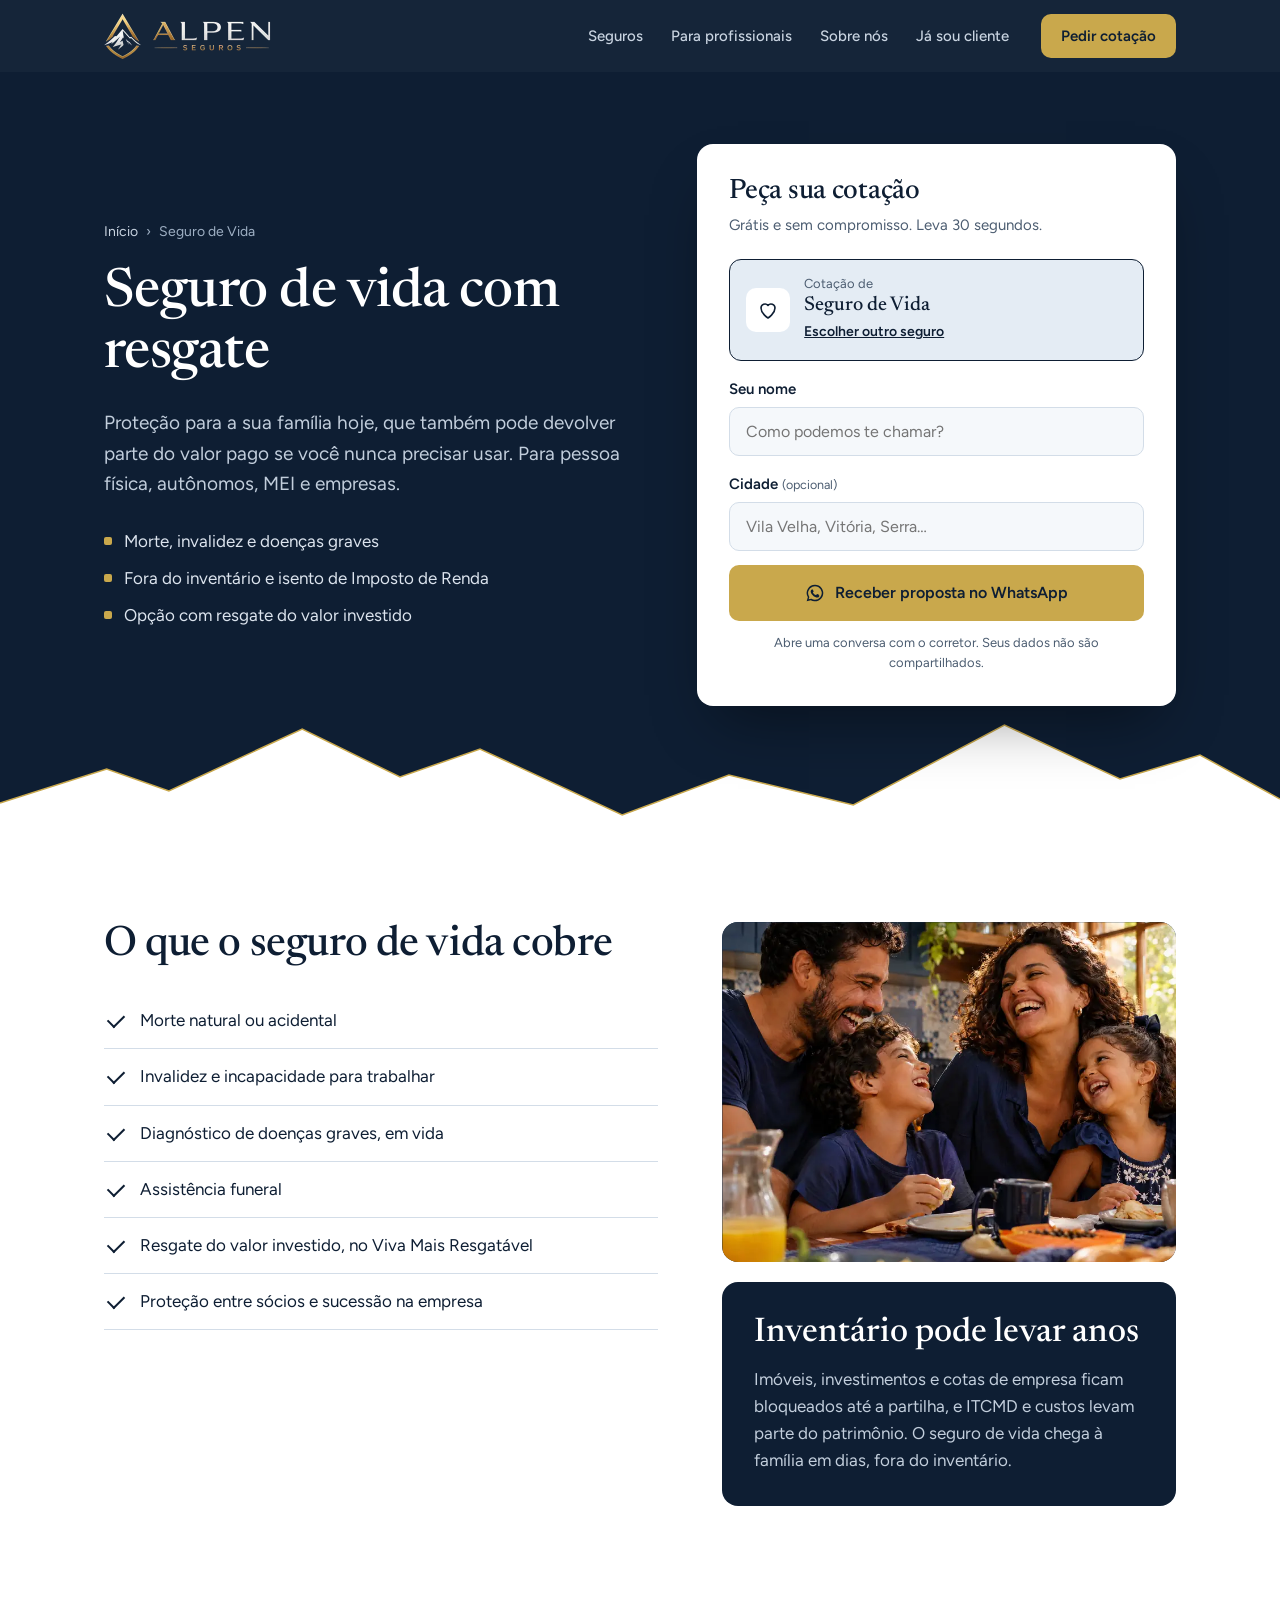
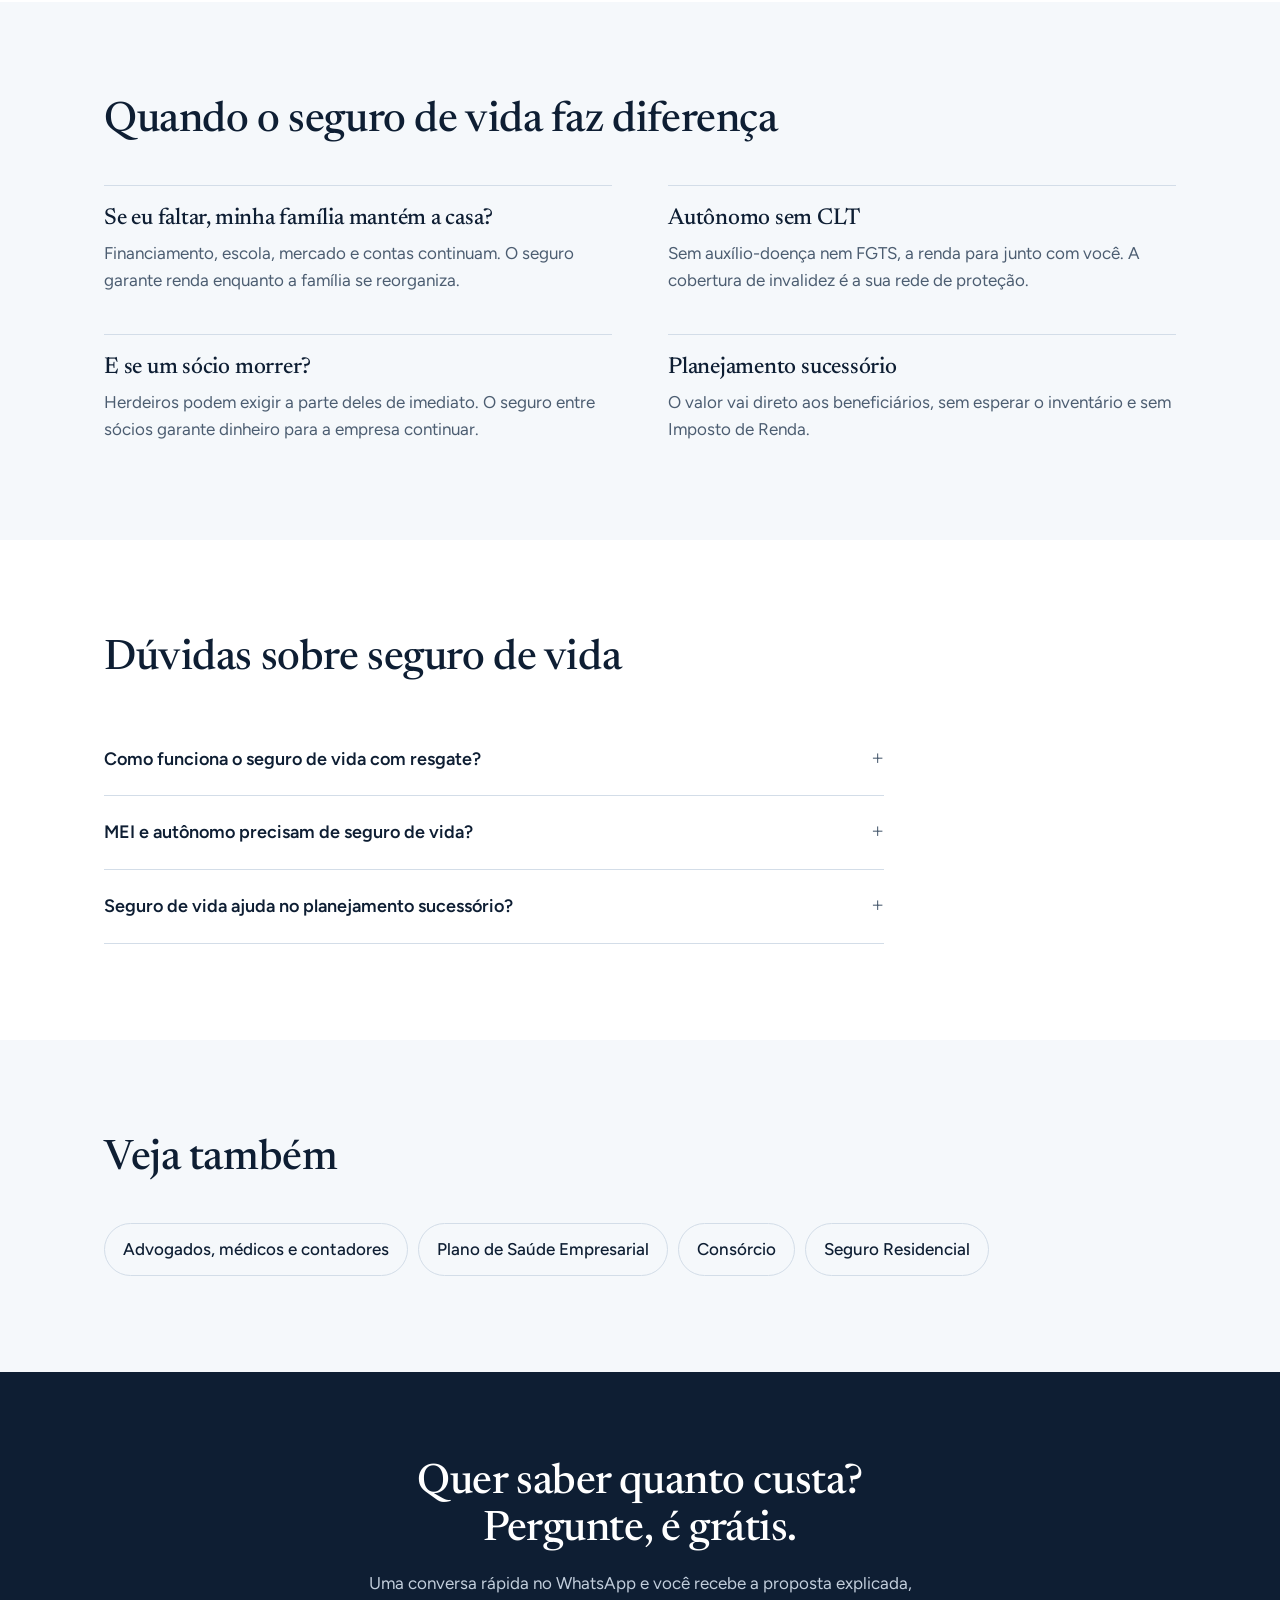
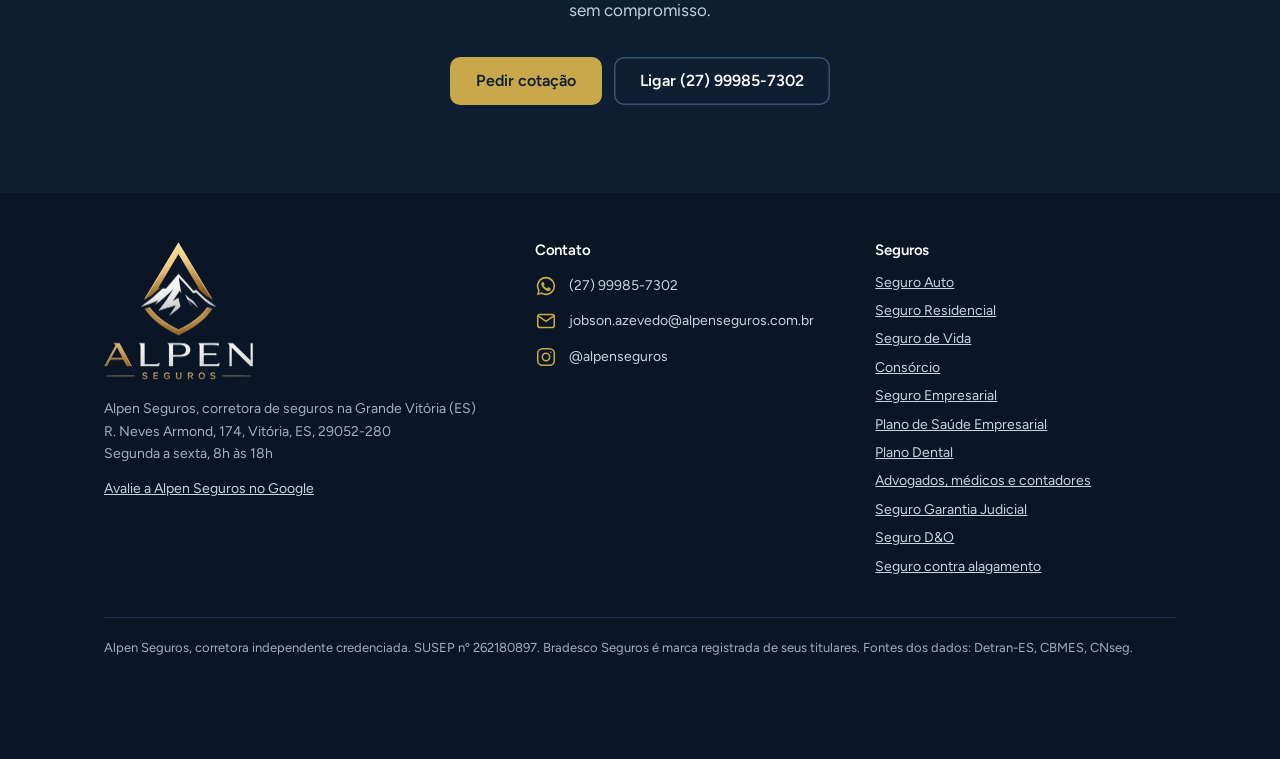
<file: seguro-de-vida/index.html>
<!doctype html>
<html lang="pt-BR">
<head>
<meta charset="utf-8">
<meta name="viewport" content="width=device-width, initial-scale=1">
<meta name="google-site-verification" content="KwMUnPhEpfxivuKFeh3EmDZfdwKrWBm_-2yaFCS8dkA">
<title>Seguro de Vida em Vila Velha e Vitória | Alpen Seguros</title>
<meta name="description" content="Seguro de vida com resgate para você, sua família e sua empresa. Morte, invalidez e doenças graves, fora do inventário e isento de IR. Vila Velha e Vitória.">
<meta name="robots" content="index, follow">
<link rel="canonical" href="https://alpenseguros.com.br/seguro-de-vida/">
<meta name="geo.region" content="BR-ES">
<meta name="geo.placename" content="Vitória, Vila Velha, Espírito Santo">
<meta property="og:type" content="website">
<meta property="og:locale" content="pt_BR">
<meta property="og:site_name" content="Alpen Seguros">
<meta property="og:url" content="https://alpenseguros.com.br/seguro-de-vida/">
<meta property="og:title" content="Seguro de Vida em Vila Velha e Vitória | Alpen Seguros">
<meta property="og:description" content="Seguro de vida com resgate para você, sua família e sua empresa. Morte, invalidez e doenças graves, fora do inventário e isento de IR. Vila Velha e Vitória.">
<meta property="og:image" content="https://alpenseguros.com.br/img/og-alpen-seguros.jpg">
<meta property="og:image:width" content="1200">
<meta property="og:image:height" content="630">
<meta name="twitter:card" content="summary_large_image">
<link rel="icon" type="image/png" href="/img/favicon.png">
<link rel="apple-touch-icon" href="/img/apple-touch-icon.png">
<link rel="preconnect" href="https://fonts.googleapis.com">
<link rel="preconnect" href="https://fonts.gstatic.com" crossorigin>
<link href="https://fonts.googleapis.com/css2?family=Figtree:wght@400;500;600&family=Newsreader:wght@400;500&display=swap" rel="stylesheet">
<link rel="stylesheet" href="/assets/site.css?v=2399e690">
<script>document.documentElement.classList.add('js')</script>
<script type="application/ld+json">
{
 "@context": "https://schema.org",
 "@type": "Service",
 "name": "Seguro de vida com resgate",
 "serviceType": "Seguro de Vida",
 "description": "Seguro de vida com resgate para você, sua família e sua empresa. Morte, invalidez e doenças graves, fora do inventário e isento de IR. Vila Velha e Vitória.",
 "url": "https://alpenseguros.com.br/seguro-de-vida/",
 "provider": {
  "@id": "https://alpenseguros.com.br/#empresa"
 },
 "areaServed": [
  "Vila Velha",
  "Vitória",
  "Serra",
  "Cariacica",
  "Viana",
  "Espírito Santo"
 ]
}
</script>
<script type="application/ld+json">
{
 "@context": "https://schema.org",
 "@type": "FAQPage",
 "mainEntity": [
  {
   "@type": "Question",
   "name": "Como funciona o seguro de vida com resgate?",
   "acceptedAnswer": {
    "@type": "Answer",
    "text": "No Bradesco Viva Mais Resgatável, se você não usar o seguro, pode resgatar parte do valor investido. Funciona como proteção e como reserva financeira."
   }
  },
  {
   "@type": "Question",
   "name": "MEI e autônomo precisam de seguro de vida?",
   "acceptedAnswer": {
    "@type": "Answer",
    "text": "Sim, talvez mais do que quem tem carteira assinada. Sem FGTS e sem auxílio-doença garantido, a cobertura de invalidez é a principal proteção de renda."
   }
  },
  {
   "@type": "Question",
   "name": "Seguro de vida ajuda no planejamento sucessório?",
   "acceptedAnswer": {
    "@type": "Answer",
    "text": "Sim. O valor pago aos beneficiários não entra em inventário e é isento de Imposto de Renda."
   }
  }
 ]
}
</script>
<script type="application/ld+json">
{
 "@context": "https://schema.org",
 "@type": "BreadcrumbList",
 "itemListElement": [
  {
   "@type": "ListItem",
   "position": 1,
   "name": "Alpen Seguros",
   "item": "https://alpenseguros.com.br/"
  },
  {
   "@type": "ListItem",
   "position": 2,
   "name": "Seguro de Vida",
   "item": "https://alpenseguros.com.br/seguro-de-vida/"
  }
 ]
}
</script>
<script type="application/ld+json">
{
 "@context": "https://schema.org",
 "@type": "InsuranceAgency",
 "@id": "https://alpenseguros.com.br/#empresa",
 "name": "Alpen Seguros",
 "description": "Corretora de seguros em Vila Velha e Vitória (ES). Seguro auto, residencial, de vida, consórcio, seguro empresarial, plano de saúde, plano dental e seguros para profissionais liberais.",
 "url": "https://alpenseguros.com.br/",
 "logo": "https://alpenseguros.com.br/img/og-alpen-seguros.jpg",
 "image": "https://alpenseguros.com.br/img/og-alpen-seguros.jpg",
 "telephone": "+55-27-99985-7302",
 "email": "jobson.azevedo@alpenseguros.com.br",
 "founder": {
  "@type": "Person",
  "name": "Jobson Azevedo",
  "jobTitle": "Corretor de seguros"
 },
 "foundingDate": "2026-05-15",
 "address": {
  "@type": "PostalAddress",
  "streetAddress": "R. Neves Armond, 174",
  "addressLocality": "Vitória",
  "addressRegion": "ES",
  "postalCode": "29052-280",
  "addressCountry": "BR"
 },
 "geo": {
  "@type": "GeoCoordinates",
  "latitude": -20.301,
  "longitude": -40.2917
 },
 "areaServed": [
  "Vila Velha",
  "Vitória",
  "Serra",
  "Cariacica",
  "Viana",
  "Guarapari",
  "Espírito Santo"
 ],
 "sameAs": [
  "https://www.instagram.com/alpenseguros"
 ],
 "openingHoursSpecification": {
  "@type": "OpeningHoursSpecification",
  "dayOfWeek": [
   "Monday",
   "Tuesday",
   "Wednesday",
   "Thursday",
   "Friday"
  ],
  "opens": "08:00",
  "closes": "18:00"
 },
 "priceRange": "$$",
 "identifier": {
  "@type": "PropertyValue",
  "propertyID": "SUSEP",
  "value": "262180897"
 },
 "hasOfferCatalog": {
  "@type": "OfferCatalog",
  "name": "Seguros",
  "itemListElement": [
   {
    "@type": "Offer",
    "itemOffered": {
     "@type": "Service",
     "name": "Seguro Auto",
     "url": "https://alpenseguros.com.br/seguro-auto/"
    }
   },
   {
    "@type": "Offer",
    "itemOffered": {
     "@type": "Service",
     "name": "Seguro Residencial",
     "url": "https://alpenseguros.com.br/seguro-residencial/"
    }
   },
   {
    "@type": "Offer",
    "itemOffered": {
     "@type": "Service",
     "name": "Seguro de Vida",
     "url": "https://alpenseguros.com.br/seguro-de-vida/"
    }
   },
   {
    "@type": "Offer",
    "itemOffered": {
     "@type": "Service",
     "name": "Consórcio",
     "url": "https://alpenseguros.com.br/consorcio/"
    }
   },
   {
    "@type": "Offer",
    "itemOffered": {
     "@type": "Service",
     "name": "Seguro Empresarial",
     "url": "https://alpenseguros.com.br/seguro-empresarial/"
    }
   },
   {
    "@type": "Offer",
    "itemOffered": {
     "@type": "Service",
     "name": "Plano de Saúde Empresarial",
     "url": "https://alpenseguros.com.br/plano-de-saude-empresarial/"
    }
   },
   {
    "@type": "Offer",
    "itemOffered": {
     "@type": "Service",
     "name": "Plano Dental",
     "url": "https://alpenseguros.com.br/plano-dental/"
    }
   },
   {
    "@type": "Offer",
    "itemOffered": {
     "@type": "Service",
     "name": "Advogados, médicos e contadores",
     "url": "https://alpenseguros.com.br/seguro-para-profissionais/"
    }
   },
   {
    "@type": "Offer",
    "itemOffered": {
     "@type": "Service",
     "name": "Seguro Garantia Judicial",
     "url": "https://alpenseguros.com.br/seguro-garantia-judicial/"
    }
   },
   {
    "@type": "Offer",
    "itemOffered": {
     "@type": "Service",
     "name": "Seguro D&O",
     "url": "https://alpenseguros.com.br/seguro-d-o/"
    }
   },
   {
    "@type": "Offer",
    "itemOffered": {
     "@type": "Service",
     "name": "Seguro contra alagamento",
     "url": "https://alpenseguros.com.br/seguro-alagamento/"
    }
   }
  ]
 }
}
</script>
<!-- Google Ads: conversão "Clique no WhatsApp" (criada em 24/06/2026) -->
<script>
// Carrega o Google Ads depois que a página abriu (os eventos ficam na fila até lá)
window.addEventListener('load',function(){var s=document.createElement('script');s.async=true;s.src='https://www.googletagmanager.com/gtag/js?id=AW-18230041101';document.head.appendChild(s);});
window.dataLayer=window.dataLayer||[];
function gtag(){dataLayer.push(arguments);}
gtag('js',new Date());
gtag('config','AW-18230041101');
window.alpenConversao=function(){gtag('event','conversion',{'send_to':'AW-18230041101/6PaYCPKf7MQcEI204fRD'});};
document.addEventListener('click',function(e){if(e.target.closest('a[href*="wa.me"]'))window.alpenConversao();});
</script>
</head>
<body>
<a class="skip" href="#conteudo">Pular para o conteúdo</a>
<header class="top">
  <div class="wrap nav">
    <a class="brand" href="/" aria-label="Alpen Seguros, página inicial">
      <img class="brand-mark" src="/img/alpen-simbolo.webp" alt="" width="74" height="92">
      <img class="brand-name" src="/img/alpen-nome.webp" alt="Alpen Seguros" width="236" height="60">
    </a>
    <ul>
      <li><a href="/#seguros">Seguros</a></li>
      <li><a href="/seguro-para-profissionais/">Para profissionais</a></li>
      <li><a href="/#sobre">Sobre nós</a></li>
      <li><a href="/#cliente">Já sou cliente</a></li>
    </ul>
    <a class="btn btn-gold" href="#cotacao" data-focus>Pedir cotação</a>
  </div>
</header>

<main id="conteudo">
  <section class="hero inner">
    <div class="wrap hero-grid">
      <div>
        <nav class="crumbs" aria-label="Você está em"><a href="/">Início</a><span aria-hidden="true">›</span>Seguro de Vida</nav>
        <h1>Seguro de vida com resgate</h1>
        <p class="lead">Proteção para a sua família hoje, que também pode devolver parte do valor pago se você nunca precisar usar. Para pessoa física, autônomos, MEI e empresas.</p>
        <ul class="highlights">
          <li>Morte, invalidez e doenças graves</li>
          <li>Fora do inventário e isento de Imposto de Renda</li>
          <li>Opção com resgate do valor investido</li>
        </ul>
      </div>
      <form class="quote" id="cotacao" novalidate>
        <h2>Peça sua cotação</h2>
        <p class="sub">Grátis e sem compromisso. Leva 30 segundos.</p>
        <div class="produto-fixo">
          <input type="hidden" name="produto" value="Seguro de Vida">
          <span class="pf-ic"><svg viewBox="0 0 24 24" fill="none" stroke-width="1.6" stroke-linecap="round" stroke-linejoin="round" aria-hidden="true"><path d="M12 20s-7-4.4-7-10a4 4 0 0 1 7-2.6A4 4 0 0 1 19 10c0 5.6-7 10-7 10Z"/></svg></span>
          <span class="pf-txt">Cotação de<strong>Seguro de Vida</strong></span>
          <a href="/#cotacao">Escolher outro seguro</a>
        </div>
        <div class="field">
          <label for="nome">Seu nome</label>
          <input id="nome" name="nome" autocomplete="given-name" placeholder="Como podemos te chamar?">
        </div>
        <div class="field">
          <label for="cidade">Cidade <small>(opcional)</small></label>
          <input id="cidade" name="cidade" autocomplete="address-level2" placeholder="Vila Velha, Vitória, Serra…">
        </div>
        <p class="err" id="err" role="alert"></p>
        <button class="btn btn-gold" type="submit"><svg width="20" height="20" viewBox="0 0 24 24" aria-hidden="true"><path fill="currentColor" d="M12 2a10 10 0 0 0-8.6 15.1L2 22l5-1.3A10 10 0 1 0 12 2Zm0 18.2c-1.5 0-3-.4-4.3-1.2l-.3-.2-3 .8.8-2.9-.2-.3A8.2 8.2 0 1 1 12 20.2Zm4.5-6.1c-.2-.1-1.5-.7-1.7-.8-.2-.1-.4-.1-.6.1l-.8 1c-.1.2-.3.2-.5.1a6.7 6.7 0 0 1-3.3-2.9c-.2-.4.2-.4.7-1.3.1-.2 0-.3 0-.4l-.8-1.8c-.2-.5-.4-.4-.6-.4h-.5a1 1 0 0 0-.7.3 3 3 0 0 0-.9 2.2c0 1.3.9 2.5 1 2.7.1.2 1.8 2.8 4.4 3.9 1.6.7 2.3.8 3.1.6.5-.1 1.5-.6 1.7-1.2.2-.6.2-1.1.1-1.2l-.6-.3Z"/></svg>Receber proposta no WhatsApp</button>
        <p class="fine">Abre uma conversa com o corretor. Seus dados não são compartilhados.</p>
      </form>
    </div>
    <svg class="ridge" viewBox="0 0 1440 110" preserveAspectRatio="none" aria-hidden="true">
      <path d="M0 110V86l120-34 70 22 150-62 110 48 90-28 160 66 120-40 140 30 170-80 130 54 90-24 90 44V110Z" fill="#fff"/>
      <path d="M0 86l120-34 70 22 150-62 110 48 90-28 160 66 120-40 140 30 170-80 130 54 90-24 90 44" fill="none" stroke="#C9A84C" stroke-width="1.5" vector-effect="non-scaling-stroke"/>
    </svg>
  </section>

  <section class="block">
    <div class="wrap split">
      <div>
        <h2>O que o seguro de vida cobre</h2>
        <ul class="checks">
          <li>Morte natural ou acidental</li>
          <li>Invalidez e incapacidade para trabalhar</li>
          <li>Diagnóstico de doenças graves, em vida</li>
          <li>Assistência funeral</li>
          <li>Resgate do valor investido, no Viva Mais Resgatável</li>
          <li>Proteção entre sócios e sucessão na empresa</li>
        </ul>
      </div>
      <div class="side">
        <figure class="shot reveal"><img src="/img/fotos/seguro-de-vida-800.webp" srcset="/img/fotos/seguro-de-vida-480.webp 480w, /img/fotos/seguro-de-vida-800.webp 800w, /img/fotos/seguro-de-vida-1200.webp 1200w" sizes="(max-width: 960px) 100vw, 560px" alt="Família reunida em casa" loading="lazy" decoding="async" onerror="this.parentNode.classList.add('nofoto')"><svg class="fallback" viewBox="0 0 24 24" fill="none" stroke-width="1.6" stroke-linecap="round" stroke-linejoin="round" aria-hidden="true"><path d="M12 20s-7-4.4-7-10a4 4 0 0 1 7-2.6A4 4 0 0 1 19 10c0 5.6-7 10-7 10Z"/></svg></figure>
        <div class="fact"><strong>Inventário pode levar anos</strong><p>Imóveis, investimentos e cotas de empresa ficam bloqueados até a partilha, e ITCMD e custos levam parte do patrimônio. O seguro de vida chega à família em dias, fora do inventário.</p></div>
      </div>
    </div>
  </section>
  <section class="block alt">
    <div class="wrap">
      <div class="head"><h2>Quando o seguro de vida faz diferença</h2></div>
      <div class="cases">
        <div><h3>Se eu faltar, minha família mantém a casa?</h3><p>Financiamento, escola, mercado e contas continuam. O seguro garante renda enquanto a família se reorganiza.</p></div>
        <div><h3>Autônomo sem CLT</h3><p>Sem auxílio-doença nem FGTS, a renda para junto com você. A cobertura de invalidez é a sua rede de proteção.</p></div>
        <div><h3>E se um sócio morrer?</h3><p>Herdeiros podem exigir a parte deles de imediato. O seguro entre sócios garante dinheiro para a empresa continuar.</p></div>
        <div><h3>Planejamento sucessório</h3><p>O valor vai direto aos beneficiários, sem esperar o inventário e sem Imposto de Renda.</p></div>
      </div>
    </div>
  </section>

  <section class="block">
    <div class="wrap">
      <div class="head"><h2>Dúvidas sobre seguro de vida</h2></div>
      <div class="faq">
        <details><summary>Como funciona o seguro de vida com resgate?</summary><p>No Bradesco Viva Mais Resgatável, se você não usar o seguro, pode resgatar parte do valor investido. Funciona como proteção e como reserva financeira.</p></details>
        <details><summary>MEI e autônomo precisam de seguro de vida?</summary><p>Sim, talvez mais do que quem tem carteira assinada. Sem FGTS e sem auxílio-doença garantido, a cobertura de invalidez é a principal proteção de renda.</p></details>
        <details><summary>Seguro de vida ajuda no planejamento sucessório?</summary><p>Sim. O valor pago aos beneficiários não entra em inventário e é isento de Imposto de Renda.</p></details>
      </div>
    </div>
  </section>

  <section class="block alt">
    <div class="wrap">
      <div class="head"><h2>Veja também</h2></div>
      <ul class="related">
        <li><a href="/seguro-para-profissionais/">Advogados, médicos e contadores</a></li>
        <li><a href="/plano-de-saude-empresarial/">Plano de Saúde Empresarial</a></li>
        <li><a href="/consorcio/">Consórcio</a></li>
        <li><a href="/seguro-residencial/">Seguro Residencial</a></li>
      </ul>
    </div>
  </section>

  <section class="final">
    <div class="wrap">
      <h2>Quer saber quanto custa? Pergunte, é grátis.</h2>
      <p>Uma conversa rápida no WhatsApp e você recebe a proposta explicada, sem compromisso.</p>
      <div class="actions">
        <a class="btn btn-gold" href="#cotacao" data-focus>Pedir cotação</a>
        <a class="btn btn-ghost" href="tel:+5527999857302">Ligar (27) 99985-7302</a>
      </div>
    </div>
  </section>
</main>
<footer>
  <div class="wrap">
    <div class="foot">
      <div>
        <img class="foot-logo" src="/img/alpen-logo.webp" alt="Alpen Seguros" width="300" height="279" loading="lazy">
        <address>
          Alpen Seguros, corretora de seguros na Grande Vitória (ES)<br>
          R. Neves Armond, 174, Vitória, ES, 29052-280<br>
          Segunda a sexta, 8h às 18h
        </address>
        <p style="margin-top:10px"><a href="https://share.google/4tzNJm3uzbHY8INDY">Avalie a Alpen Seguros no Google</a></p>
      </div>
      <div>
        <h2>Contato</h2>
        <ul class="contact">
          <li><a href="https://wa.me/5527999857302"><svg viewBox="0 0 24 24" aria-hidden="true"><path fill="currentColor" d="M12 2a10 10 0 0 0-8.6 15.1L2 22l5-1.3A10 10 0 1 0 12 2Zm0 18.2c-1.5 0-3-.4-4.3-1.2l-.3-.2-3 .8.8-2.9-.2-.3A8.2 8.2 0 1 1 12 20.2Zm4.5-6.1c-.2-.1-1.5-.7-1.7-.8-.2-.1-.4-.1-.6.1l-.8 1c-.1.2-.3.2-.5.1a6.7 6.7 0 0 1-3.3-2.9c-.2-.4.2-.4.7-1.3.1-.2 0-.3 0-.4l-.8-1.8c-.2-.5-.4-.4-.6-.4h-.5a1 1 0 0 0-.7.3 3 3 0 0 0-.9 2.2c0 1.3.9 2.5 1 2.7.1.2 1.8 2.8 4.4 3.9 1.6.7 2.3.8 3.1.6.5-.1 1.5-.6 1.7-1.2.2-.6.2-1.1.1-1.2l-.6-.3Z"/></svg><span><span class="sr">WhatsApp </span>(27) 99985-7302</span></a></li>
          <li><a href="mailto:jobson.azevedo@alpenseguros.com.br"><svg viewBox="0 0 24 24" fill="none" stroke="currentColor" stroke-width="1.7" stroke-linecap="round" stroke-linejoin="round" aria-hidden="true"><rect x="3" y="5" width="18" height="14" rx="2"/><path d="m3.5 6.5 8.5 6 8.5-6"/></svg><span><span class="sr">E-mail </span>jobson.azevedo@alpenseguros.com.br</span></a></li>
          <li><a href="https://www.instagram.com/alpenseguros"><svg viewBox="0 0 24 24" fill="none" stroke="currentColor" stroke-width="1.7" stroke-linecap="round" stroke-linejoin="round" aria-hidden="true"><rect x="3" y="3" width="18" height="18" rx="5"/><circle cx="12" cy="12" r="4"/><circle cx="17.3" cy="6.7" r=".8" fill="currentColor" stroke="none"/></svg><span><span class="sr">Instagram </span>@alpenseguros</span></a></li>
        </ul>
      </div>
      <div>
        <h2>Seguros</h2>
        <ul>
          <li><a href="/seguro-auto/">Seguro Auto</a></li>
          <li><a href="/seguro-residencial/">Seguro Residencial</a></li>
          <li><a href="/seguro-de-vida/">Seguro de Vida</a></li>
          <li><a href="/consorcio/">Consórcio</a></li>
          <li><a href="/seguro-empresarial/">Seguro Empresarial</a></li>
          <li><a href="/plano-de-saude-empresarial/">Plano de Saúde Empresarial</a></li>
          <li><a href="/plano-dental/">Plano Dental</a></li>
          <li><a href="/seguro-para-profissionais/">Advogados, médicos e contadores</a></li>
          <li><a href="/seguro-garantia-judicial/">Seguro Garantia Judicial</a></li>
          <li><a href="/seguro-d-o/">Seguro D&O</a></li>
          <li><a href="/seguro-alagamento/">Seguro contra alagamento</a></li>
        </ul>
      </div>
    </div>
    <p class="legal">Alpen Seguros, corretora independente credenciada. SUSEP nº 262180897. Bradesco Seguros é marca registrada de seus titulares. Fontes dos dados: Detran-ES, CBMES, CNseg.</p>
  </div>
</footer>
<div class="mbar">
  <a class="btn btn-gold" href="#cotacao" data-focus>Pedir cotação</a>
  <a class="btn btn-ghost" href="tel:+5527999857302" aria-label="Ligar para a Alpen Seguros">Ligar</a>
</div>
<script src="/assets/site.js?v=8588ca2c" defer></script>
</body>
</html>
</file>
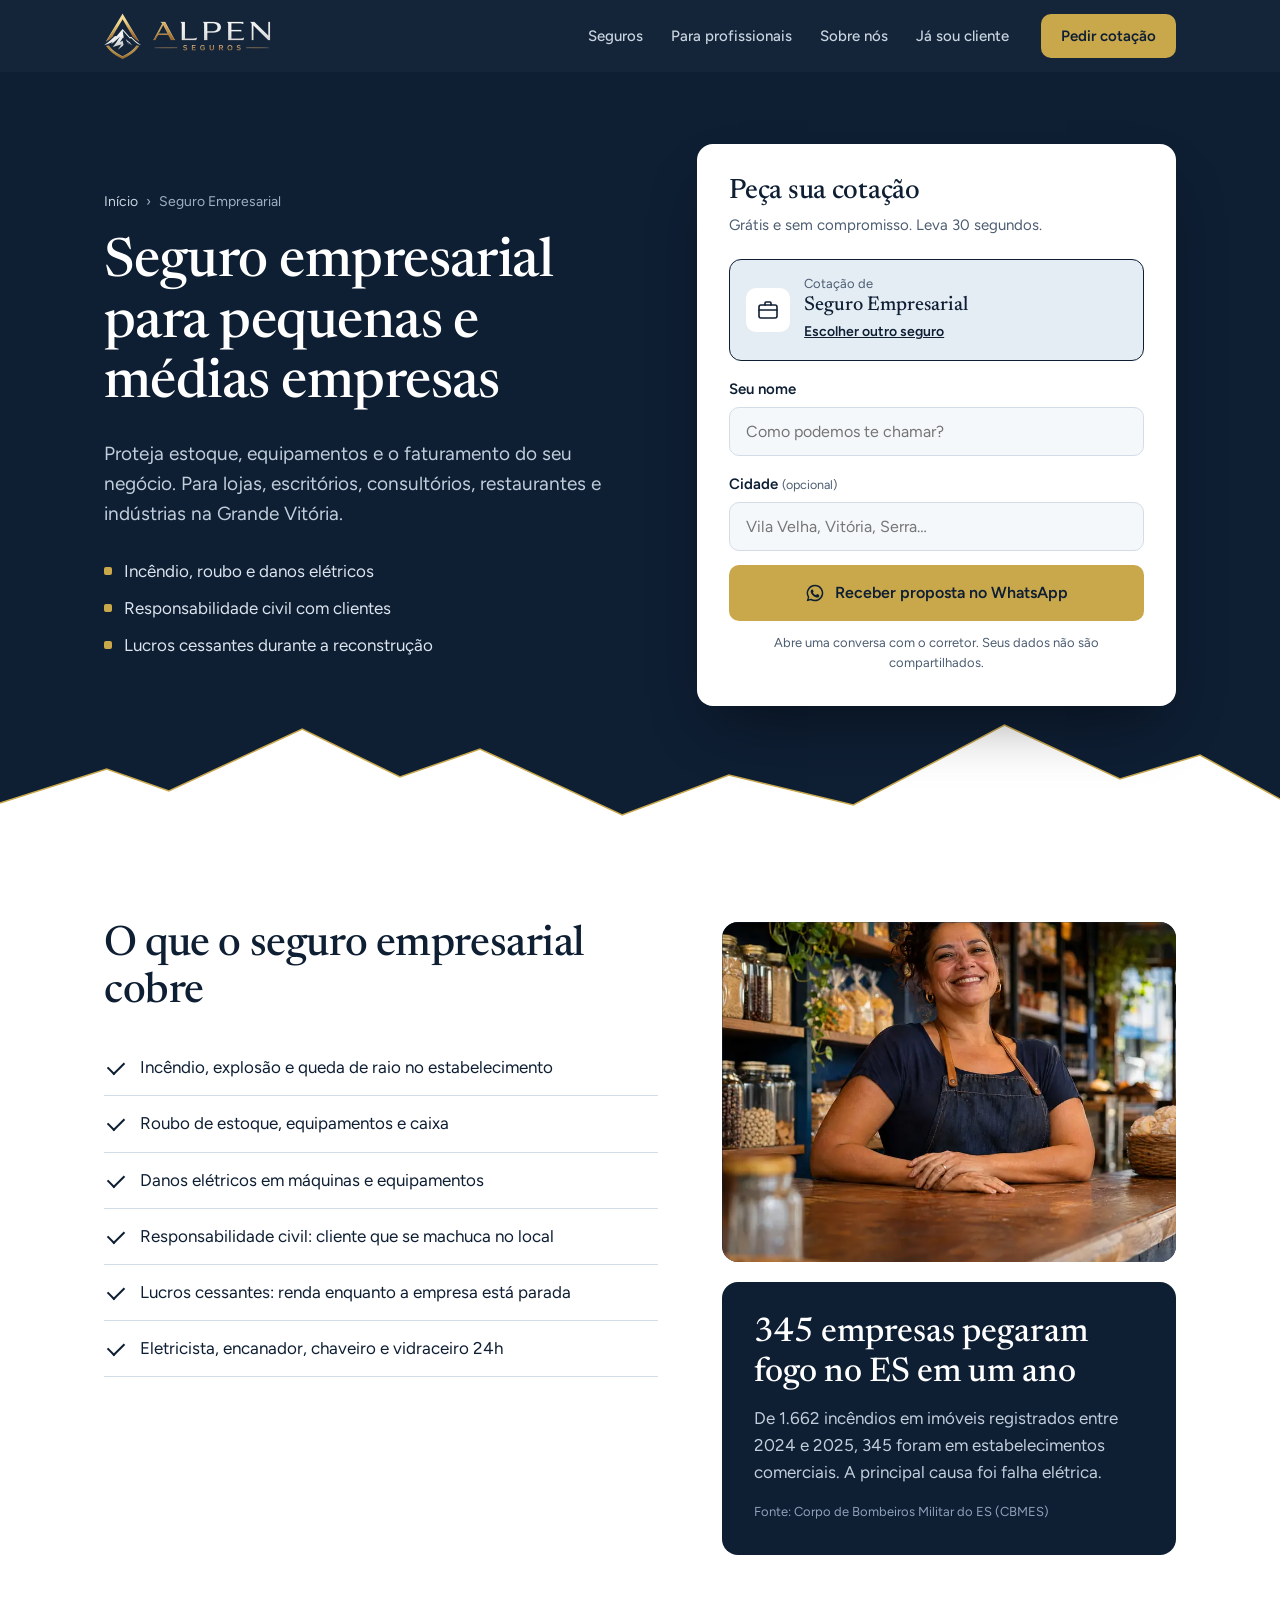
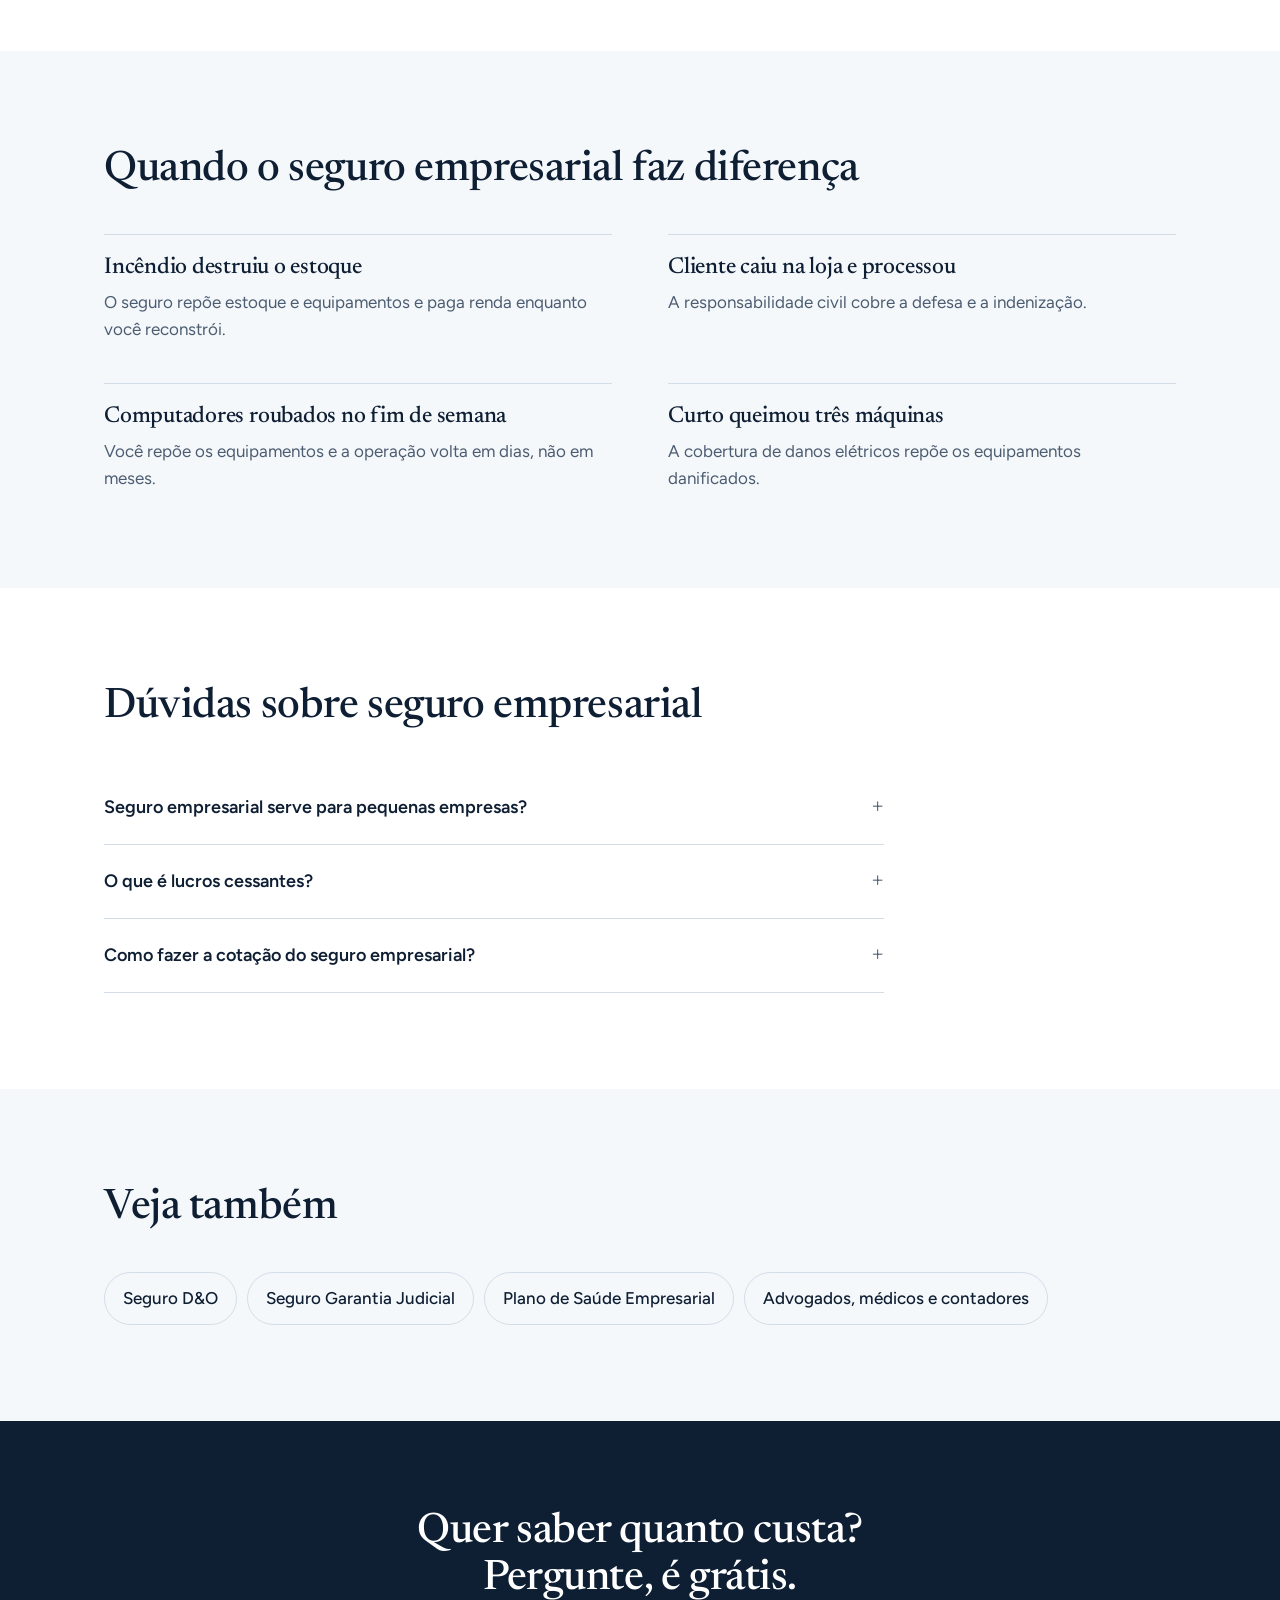
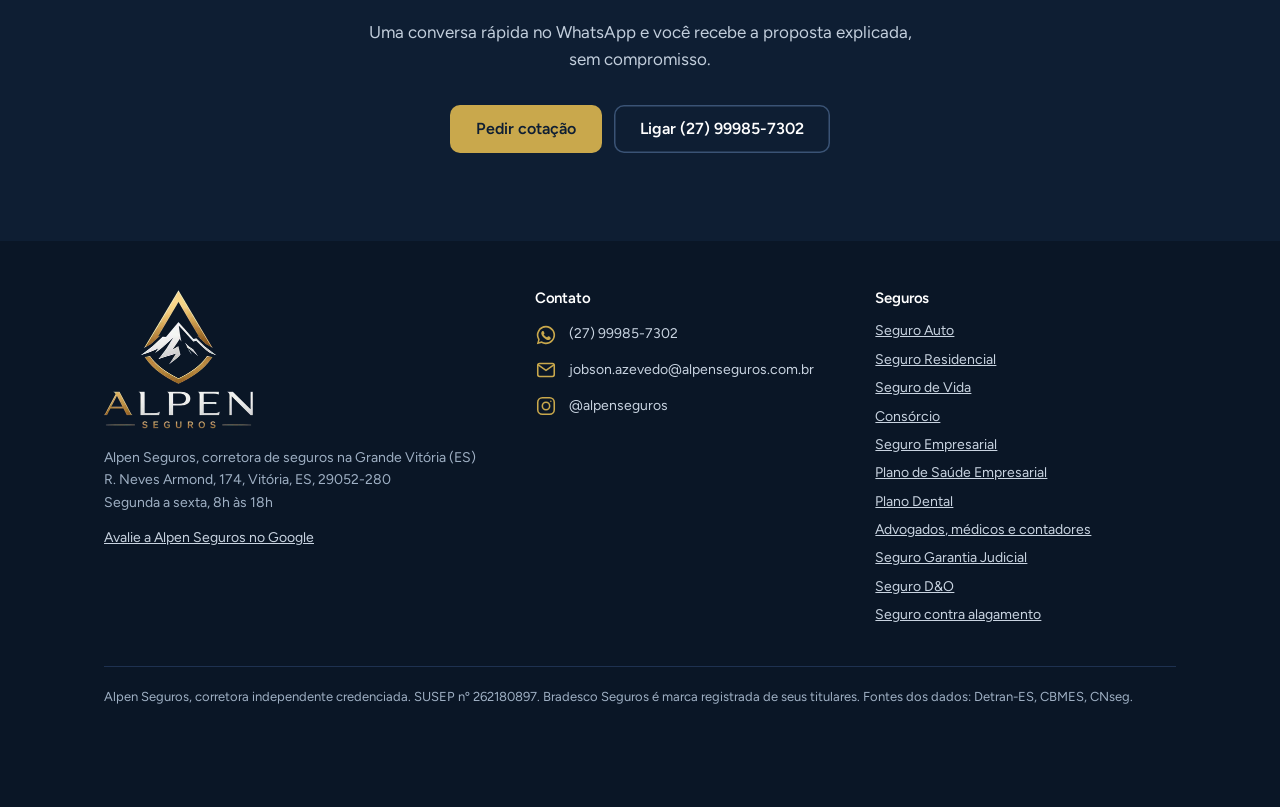
<file: seguro-empresarial/index.html>
<!doctype html>
<html lang="pt-BR">
<head>
<meta charset="utf-8">
<meta name="viewport" content="width=device-width, initial-scale=1">
<meta name="google-site-verification" content="KwMUnPhEpfxivuKFeh3EmDZfdwKrWBm_-2yaFCS8dkA">
<title>Seguro Empresarial em Vitória e Vila Velha | Alpen Seguros</title>
<meta name="description" content="Seguro empresarial para pequenas e médias empresas na Grande Vitória: incêndio, roubo, danos elétricos, responsabilidade civil e lucros cessantes.">
<meta name="robots" content="index, follow">
<link rel="canonical" href="https://alpenseguros.com.br/seguro-empresarial/">
<meta name="geo.region" content="BR-ES">
<meta name="geo.placename" content="Vitória, Vila Velha, Espírito Santo">
<meta property="og:type" content="website">
<meta property="og:locale" content="pt_BR">
<meta property="og:site_name" content="Alpen Seguros">
<meta property="og:url" content="https://alpenseguros.com.br/seguro-empresarial/">
<meta property="og:title" content="Seguro Empresarial em Vitória e Vila Velha | Alpen Seguros">
<meta property="og:description" content="Seguro empresarial para pequenas e médias empresas na Grande Vitória: incêndio, roubo, danos elétricos, responsabilidade civil e lucros cessantes.">
<meta property="og:image" content="https://alpenseguros.com.br/img/og-alpen-seguros.jpg">
<meta property="og:image:width" content="1200">
<meta property="og:image:height" content="630">
<meta name="twitter:card" content="summary_large_image">
<link rel="icon" type="image/png" href="/img/favicon.png">
<link rel="apple-touch-icon" href="/img/apple-touch-icon.png">
<link rel="preconnect" href="https://fonts.googleapis.com">
<link rel="preconnect" href="https://fonts.gstatic.com" crossorigin>
<link href="https://fonts.googleapis.com/css2?family=Figtree:wght@400;500;600&family=Newsreader:wght@400;500&display=swap" rel="stylesheet">
<link rel="stylesheet" href="/assets/site.css?v=2399e690">
<script>document.documentElement.classList.add('js')</script>
<script type="application/ld+json">
{
 "@context": "https://schema.org",
 "@type": "Service",
 "name": "Seguro empresarial para pequenas e médias empresas",
 "serviceType": "Seguro Empresarial",
 "description": "Seguro empresarial para pequenas e médias empresas na Grande Vitória: incêndio, roubo, danos elétricos, responsabilidade civil e lucros cessantes.",
 "url": "https://alpenseguros.com.br/seguro-empresarial/",
 "provider": {
  "@id": "https://alpenseguros.com.br/#empresa"
 },
 "areaServed": [
  "Vila Velha",
  "Vitória",
  "Serra",
  "Cariacica",
  "Viana",
  "Espírito Santo"
 ]
}
</script>
<script type="application/ld+json">
{
 "@context": "https://schema.org",
 "@type": "FAQPage",
 "mainEntity": [
  {
   "@type": "Question",
   "name": "Seguro empresarial serve para pequenas empresas?",
   "acceptedAnswer": {
    "@type": "Answer",
    "text": "Sim, e é para elas que ele faz mais diferença: um sinistro grave pode fechar um negócio pequeno."
   }
  },
  {
   "@type": "Question",
   "name": "O que é lucros cessantes?",
   "acceptedAnswer": {
    "@type": "Answer",
    "text": "É a cobertura que paga uma renda para a empresa enquanto ela está parada se recuperando de um sinistro, além do prejuízo material."
   }
  },
  {
   "@type": "Question",
   "name": "Como fazer a cotação do seguro empresarial?",
   "acceptedAnswer": {
    "@type": "Answer",
    "text": "Preencha o formulário desta página e informe pelo WhatsApp a razão social, o CNPJ e o CEP. A cotação é gratuita."
   }
  }
 ]
}
</script>
<script type="application/ld+json">
{
 "@context": "https://schema.org",
 "@type": "BreadcrumbList",
 "itemListElement": [
  {
   "@type": "ListItem",
   "position": 1,
   "name": "Alpen Seguros",
   "item": "https://alpenseguros.com.br/"
  },
  {
   "@type": "ListItem",
   "position": 2,
   "name": "Seguro Empresarial",
   "item": "https://alpenseguros.com.br/seguro-empresarial/"
  }
 ]
}
</script>
<script type="application/ld+json">
{
 "@context": "https://schema.org",
 "@type": "InsuranceAgency",
 "@id": "https://alpenseguros.com.br/#empresa",
 "name": "Alpen Seguros",
 "description": "Corretora de seguros em Vila Velha e Vitória (ES). Seguro auto, residencial, de vida, consórcio, seguro empresarial, plano de saúde, plano dental e seguros para profissionais liberais.",
 "url": "https://alpenseguros.com.br/",
 "logo": "https://alpenseguros.com.br/img/og-alpen-seguros.jpg",
 "image": "https://alpenseguros.com.br/img/og-alpen-seguros.jpg",
 "telephone": "+55-27-99985-7302",
 "email": "jobson.azevedo@alpenseguros.com.br",
 "founder": {
  "@type": "Person",
  "name": "Jobson Azevedo",
  "jobTitle": "Corretor de seguros"
 },
 "foundingDate": "2026-05-15",
 "address": {
  "@type": "PostalAddress",
  "streetAddress": "R. Neves Armond, 174",
  "addressLocality": "Vitória",
  "addressRegion": "ES",
  "postalCode": "29052-280",
  "addressCountry": "BR"
 },
 "geo": {
  "@type": "GeoCoordinates",
  "latitude": -20.301,
  "longitude": -40.2917
 },
 "areaServed": [
  "Vila Velha",
  "Vitória",
  "Serra",
  "Cariacica",
  "Viana",
  "Guarapari",
  "Espírito Santo"
 ],
 "sameAs": [
  "https://www.instagram.com/alpenseguros"
 ],
 "openingHoursSpecification": {
  "@type": "OpeningHoursSpecification",
  "dayOfWeek": [
   "Monday",
   "Tuesday",
   "Wednesday",
   "Thursday",
   "Friday"
  ],
  "opens": "08:00",
  "closes": "18:00"
 },
 "priceRange": "$$",
 "identifier": {
  "@type": "PropertyValue",
  "propertyID": "SUSEP",
  "value": "262180897"
 },
 "hasOfferCatalog": {
  "@type": "OfferCatalog",
  "name": "Seguros",
  "itemListElement": [
   {
    "@type": "Offer",
    "itemOffered": {
     "@type": "Service",
     "name": "Seguro Auto",
     "url": "https://alpenseguros.com.br/seguro-auto/"
    }
   },
   {
    "@type": "Offer",
    "itemOffered": {
     "@type": "Service",
     "name": "Seguro Residencial",
     "url": "https://alpenseguros.com.br/seguro-residencial/"
    }
   },
   {
    "@type": "Offer",
    "itemOffered": {
     "@type": "Service",
     "name": "Seguro de Vida",
     "url": "https://alpenseguros.com.br/seguro-de-vida/"
    }
   },
   {
    "@type": "Offer",
    "itemOffered": {
     "@type": "Service",
     "name": "Consórcio",
     "url": "https://alpenseguros.com.br/consorcio/"
    }
   },
   {
    "@type": "Offer",
    "itemOffered": {
     "@type": "Service",
     "name": "Seguro Empresarial",
     "url": "https://alpenseguros.com.br/seguro-empresarial/"
    }
   },
   {
    "@type": "Offer",
    "itemOffered": {
     "@type": "Service",
     "name": "Plano de Saúde Empresarial",
     "url": "https://alpenseguros.com.br/plano-de-saude-empresarial/"
    }
   },
   {
    "@type": "Offer",
    "itemOffered": {
     "@type": "Service",
     "name": "Plano Dental",
     "url": "https://alpenseguros.com.br/plano-dental/"
    }
   },
   {
    "@type": "Offer",
    "itemOffered": {
     "@type": "Service",
     "name": "Advogados, médicos e contadores",
     "url": "https://alpenseguros.com.br/seguro-para-profissionais/"
    }
   },
   {
    "@type": "Offer",
    "itemOffered": {
     "@type": "Service",
     "name": "Seguro Garantia Judicial",
     "url": "https://alpenseguros.com.br/seguro-garantia-judicial/"
    }
   },
   {
    "@type": "Offer",
    "itemOffered": {
     "@type": "Service",
     "name": "Seguro D&O",
     "url": "https://alpenseguros.com.br/seguro-d-o/"
    }
   },
   {
    "@type": "Offer",
    "itemOffered": {
     "@type": "Service",
     "name": "Seguro contra alagamento",
     "url": "https://alpenseguros.com.br/seguro-alagamento/"
    }
   }
  ]
 }
}
</script>
<!-- Google Ads: conversão "Clique no WhatsApp" (criada em 24/06/2026) -->
<script>
// Carrega o Google Ads depois que a página abriu (os eventos ficam na fila até lá)
window.addEventListener('load',function(){var s=document.createElement('script');s.async=true;s.src='https://www.googletagmanager.com/gtag/js?id=AW-18230041101';document.head.appendChild(s);});
window.dataLayer=window.dataLayer||[];
function gtag(){dataLayer.push(arguments);}
gtag('js',new Date());
gtag('config','AW-18230041101');
window.alpenConversao=function(){gtag('event','conversion',{'send_to':'AW-18230041101/6PaYCPKf7MQcEI204fRD'});};
document.addEventListener('click',function(e){if(e.target.closest('a[href*="wa.me"]'))window.alpenConversao();});
</script>
</head>
<body>
<a class="skip" href="#conteudo">Pular para o conteúdo</a>
<header class="top">
  <div class="wrap nav">
    <a class="brand" href="/" aria-label="Alpen Seguros, página inicial">
      <img class="brand-mark" src="/img/alpen-simbolo.webp" alt="" width="74" height="92">
      <img class="brand-name" src="/img/alpen-nome.webp" alt="Alpen Seguros" width="236" height="60">
    </a>
    <ul>
      <li><a href="/#seguros">Seguros</a></li>
      <li><a href="/seguro-para-profissionais/">Para profissionais</a></li>
      <li><a href="/#sobre">Sobre nós</a></li>
      <li><a href="/#cliente">Já sou cliente</a></li>
    </ul>
    <a class="btn btn-gold" href="#cotacao" data-focus>Pedir cotação</a>
  </div>
</header>

<main id="conteudo">
  <section class="hero inner">
    <div class="wrap hero-grid">
      <div>
        <nav class="crumbs" aria-label="Você está em"><a href="/">Início</a><span aria-hidden="true">›</span>Seguro Empresarial</nav>
        <h1>Seguro empresarial para pequenas e médias empresas</h1>
        <p class="lead">Proteja estoque, equipamentos e o faturamento do seu negócio. Para lojas, escritórios, consultórios, restaurantes e indústrias na Grande Vitória.</p>
        <ul class="highlights">
          <li>Incêndio, roubo e danos elétricos</li>
          <li>Responsabilidade civil com clientes</li>
          <li>Lucros cessantes durante a reconstrução</li>
        </ul>
      </div>
      <form class="quote" id="cotacao" novalidate>
        <h2>Peça sua cotação</h2>
        <p class="sub">Grátis e sem compromisso. Leva 30 segundos.</p>
        <div class="produto-fixo">
          <input type="hidden" name="produto" value="Seguro Empresarial">
          <span class="pf-ic"><svg viewBox="0 0 24 24" fill="none" stroke-width="1.6" stroke-linecap="round" stroke-linejoin="round" aria-hidden="true"><rect x="3" y="7" width="18" height="13" rx="2"/><path d="M9 7V5a1 1 0 0 1 1-1h4a1 1 0 0 1 1 1v2M3 12h18"/></svg></span>
          <span class="pf-txt">Cotação de<strong>Seguro Empresarial</strong></span>
          <a href="/#cotacao">Escolher outro seguro</a>
        </div>
        <div class="field">
          <label for="nome">Seu nome</label>
          <input id="nome" name="nome" autocomplete="given-name" placeholder="Como podemos te chamar?">
        </div>
        <div class="field">
          <label for="cidade">Cidade <small>(opcional)</small></label>
          <input id="cidade" name="cidade" autocomplete="address-level2" placeholder="Vila Velha, Vitória, Serra…">
        </div>
        <p class="err" id="err" role="alert"></p>
        <button class="btn btn-gold" type="submit"><svg width="20" height="20" viewBox="0 0 24 24" aria-hidden="true"><path fill="currentColor" d="M12 2a10 10 0 0 0-8.6 15.1L2 22l5-1.3A10 10 0 1 0 12 2Zm0 18.2c-1.5 0-3-.4-4.3-1.2l-.3-.2-3 .8.8-2.9-.2-.3A8.2 8.2 0 1 1 12 20.2Zm4.5-6.1c-.2-.1-1.5-.7-1.7-.8-.2-.1-.4-.1-.6.1l-.8 1c-.1.2-.3.2-.5.1a6.7 6.7 0 0 1-3.3-2.9c-.2-.4.2-.4.7-1.3.1-.2 0-.3 0-.4l-.8-1.8c-.2-.5-.4-.4-.6-.4h-.5a1 1 0 0 0-.7.3 3 3 0 0 0-.9 2.2c0 1.3.9 2.5 1 2.7.1.2 1.8 2.8 4.4 3.9 1.6.7 2.3.8 3.1.6.5-.1 1.5-.6 1.7-1.2.2-.6.2-1.1.1-1.2l-.6-.3Z"/></svg>Receber proposta no WhatsApp</button>
        <p class="fine">Abre uma conversa com o corretor. Seus dados não são compartilhados.</p>
      </form>
    </div>
    <svg class="ridge" viewBox="0 0 1440 110" preserveAspectRatio="none" aria-hidden="true">
      <path d="M0 110V86l120-34 70 22 150-62 110 48 90-28 160 66 120-40 140 30 170-80 130 54 90-24 90 44V110Z" fill="#fff"/>
      <path d="M0 86l120-34 70 22 150-62 110 48 90-28 160 66 120-40 140 30 170-80 130 54 90-24 90 44" fill="none" stroke="#C9A84C" stroke-width="1.5" vector-effect="non-scaling-stroke"/>
    </svg>
  </section>

  <section class="block">
    <div class="wrap split">
      <div>
        <h2>O que o seguro empresarial cobre</h2>
        <ul class="checks">
          <li>Incêndio, explosão e queda de raio no estabelecimento</li>
          <li>Roubo de estoque, equipamentos e caixa</li>
          <li>Danos elétricos em máquinas e equipamentos</li>
          <li>Responsabilidade civil: cliente que se machuca no local</li>
          <li>Lucros cessantes: renda enquanto a empresa está parada</li>
          <li>Eletricista, encanador, chaveiro e vidraceiro 24h</li>
        </ul>
      </div>
      <div class="side">
        <figure class="shot reveal"><img src="/img/fotos/seguro-empresarial-800.webp" srcset="/img/fotos/seguro-empresarial-480.webp 480w, /img/fotos/seguro-empresarial-800.webp 800w, /img/fotos/seguro-empresarial-1200.webp 1200w" sizes="(max-width: 960px) 100vw, 560px" alt="Pequeno comércio com a dona no balcão" loading="lazy" decoding="async" onerror="this.parentNode.classList.add('nofoto')"><svg class="fallback" viewBox="0 0 24 24" fill="none" stroke-width="1.6" stroke-linecap="round" stroke-linejoin="round" aria-hidden="true"><rect x="3" y="7" width="18" height="13" rx="2"/><path d="M9 7V5a1 1 0 0 1 1-1h4a1 1 0 0 1 1 1v2M3 12h18"/></svg></figure>
        <div class="fact"><strong>345 empresas pegaram fogo no ES em um ano</strong><p>De 1.662 incêndios em imóveis registrados entre 2024 e 2025, 345 foram em estabelecimentos comerciais. A principal causa foi falha elétrica.</p><small>Fonte: Corpo de Bombeiros Militar do ES (CBMES)</small></div>
      </div>
    </div>
  </section>
  <section class="block alt">
    <div class="wrap">
      <div class="head"><h2>Quando o seguro empresarial faz diferença</h2></div>
      <div class="cases">
        <div><h3>Incêndio destruiu o estoque</h3><p>O seguro repõe estoque e equipamentos e paga renda enquanto você reconstrói.</p></div>
        <div><h3>Cliente caiu na loja e processou</h3><p>A responsabilidade civil cobre a defesa e a indenização.</p></div>
        <div><h3>Computadores roubados no fim de semana</h3><p>Você repõe os equipamentos e a operação volta em dias, não em meses.</p></div>
        <div><h3>Curto queimou três máquinas</h3><p>A cobertura de danos elétricos repõe os equipamentos danificados.</p></div>
      </div>
    </div>
  </section>

  <section class="block">
    <div class="wrap">
      <div class="head"><h2>Dúvidas sobre seguro empresarial</h2></div>
      <div class="faq">
        <details><summary>Seguro empresarial serve para pequenas empresas?</summary><p>Sim, e é para elas que ele faz mais diferença: um sinistro grave pode fechar um negócio pequeno.</p></details>
        <details><summary>O que é lucros cessantes?</summary><p>É a cobertura que paga uma renda para a empresa enquanto ela está parada se recuperando de um sinistro, além do prejuízo material.</p></details>
        <details><summary>Como fazer a cotação do seguro empresarial?</summary><p>Preencha o formulário desta página e informe pelo WhatsApp a razão social, o CNPJ e o CEP. A cotação é gratuita.</p></details>
      </div>
    </div>
  </section>

  <section class="block alt">
    <div class="wrap">
      <div class="head"><h2>Veja também</h2></div>
      <ul class="related">
        <li><a href="/seguro-d-o/">Seguro D&O</a></li>
        <li><a href="/seguro-garantia-judicial/">Seguro Garantia Judicial</a></li>
        <li><a href="/plano-de-saude-empresarial/">Plano de Saúde Empresarial</a></li>
        <li><a href="/seguro-para-profissionais/">Advogados, médicos e contadores</a></li>
      </ul>
    </div>
  </section>

  <section class="final">
    <div class="wrap">
      <h2>Quer saber quanto custa? Pergunte, é grátis.</h2>
      <p>Uma conversa rápida no WhatsApp e você recebe a proposta explicada, sem compromisso.</p>
      <div class="actions">
        <a class="btn btn-gold" href="#cotacao" data-focus>Pedir cotação</a>
        <a class="btn btn-ghost" href="tel:+5527999857302">Ligar (27) 99985-7302</a>
      </div>
    </div>
  </section>
</main>
<footer>
  <div class="wrap">
    <div class="foot">
      <div>
        <img class="foot-logo" src="/img/alpen-logo.webp" alt="Alpen Seguros" width="300" height="279" loading="lazy">
        <address>
          Alpen Seguros, corretora de seguros na Grande Vitória (ES)<br>
          R. Neves Armond, 174, Vitória, ES, 29052-280<br>
          Segunda a sexta, 8h às 18h
        </address>
        <p style="margin-top:10px"><a href="https://share.google/4tzNJm3uzbHY8INDY">Avalie a Alpen Seguros no Google</a></p>
      </div>
      <div>
        <h2>Contato</h2>
        <ul class="contact">
          <li><a href="https://wa.me/5527999857302"><svg viewBox="0 0 24 24" aria-hidden="true"><path fill="currentColor" d="M12 2a10 10 0 0 0-8.6 15.1L2 22l5-1.3A10 10 0 1 0 12 2Zm0 18.2c-1.5 0-3-.4-4.3-1.2l-.3-.2-3 .8.8-2.9-.2-.3A8.2 8.2 0 1 1 12 20.2Zm4.5-6.1c-.2-.1-1.5-.7-1.7-.8-.2-.1-.4-.1-.6.1l-.8 1c-.1.2-.3.2-.5.1a6.7 6.7 0 0 1-3.3-2.9c-.2-.4.2-.4.7-1.3.1-.2 0-.3 0-.4l-.8-1.8c-.2-.5-.4-.4-.6-.4h-.5a1 1 0 0 0-.7.3 3 3 0 0 0-.9 2.2c0 1.3.9 2.5 1 2.7.1.2 1.8 2.8 4.4 3.9 1.6.7 2.3.8 3.1.6.5-.1 1.5-.6 1.7-1.2.2-.6.2-1.1.1-1.2l-.6-.3Z"/></svg><span><span class="sr">WhatsApp </span>(27) 99985-7302</span></a></li>
          <li><a href="mailto:jobson.azevedo@alpenseguros.com.br"><svg viewBox="0 0 24 24" fill="none" stroke="currentColor" stroke-width="1.7" stroke-linecap="round" stroke-linejoin="round" aria-hidden="true"><rect x="3" y="5" width="18" height="14" rx="2"/><path d="m3.5 6.5 8.5 6 8.5-6"/></svg><span><span class="sr">E-mail </span>jobson.azevedo@alpenseguros.com.br</span></a></li>
          <li><a href="https://www.instagram.com/alpenseguros"><svg viewBox="0 0 24 24" fill="none" stroke="currentColor" stroke-width="1.7" stroke-linecap="round" stroke-linejoin="round" aria-hidden="true"><rect x="3" y="3" width="18" height="18" rx="5"/><circle cx="12" cy="12" r="4"/><circle cx="17.3" cy="6.7" r=".8" fill="currentColor" stroke="none"/></svg><span><span class="sr">Instagram </span>@alpenseguros</span></a></li>
        </ul>
      </div>
      <div>
        <h2>Seguros</h2>
        <ul>
          <li><a href="/seguro-auto/">Seguro Auto</a></li>
          <li><a href="/seguro-residencial/">Seguro Residencial</a></li>
          <li><a href="/seguro-de-vida/">Seguro de Vida</a></li>
          <li><a href="/consorcio/">Consórcio</a></li>
          <li><a href="/seguro-empresarial/">Seguro Empresarial</a></li>
          <li><a href="/plano-de-saude-empresarial/">Plano de Saúde Empresarial</a></li>
          <li><a href="/plano-dental/">Plano Dental</a></li>
          <li><a href="/seguro-para-profissionais/">Advogados, médicos e contadores</a></li>
          <li><a href="/seguro-garantia-judicial/">Seguro Garantia Judicial</a></li>
          <li><a href="/seguro-d-o/">Seguro D&O</a></li>
          <li><a href="/seguro-alagamento/">Seguro contra alagamento</a></li>
        </ul>
      </div>
    </div>
    <p class="legal">Alpen Seguros, corretora independente credenciada. SUSEP nº 262180897. Bradesco Seguros é marca registrada de seus titulares. Fontes dos dados: Detran-ES, CBMES, CNseg.</p>
  </div>
</footer>
<div class="mbar">
  <a class="btn btn-gold" href="#cotacao" data-focus>Pedir cotação</a>
  <a class="btn btn-ghost" href="tel:+5527999857302" aria-label="Ligar para a Alpen Seguros">Ligar</a>
</div>
<script src="/assets/site.js?v=8588ca2c" defer></script>
</body>
</html>
</file>
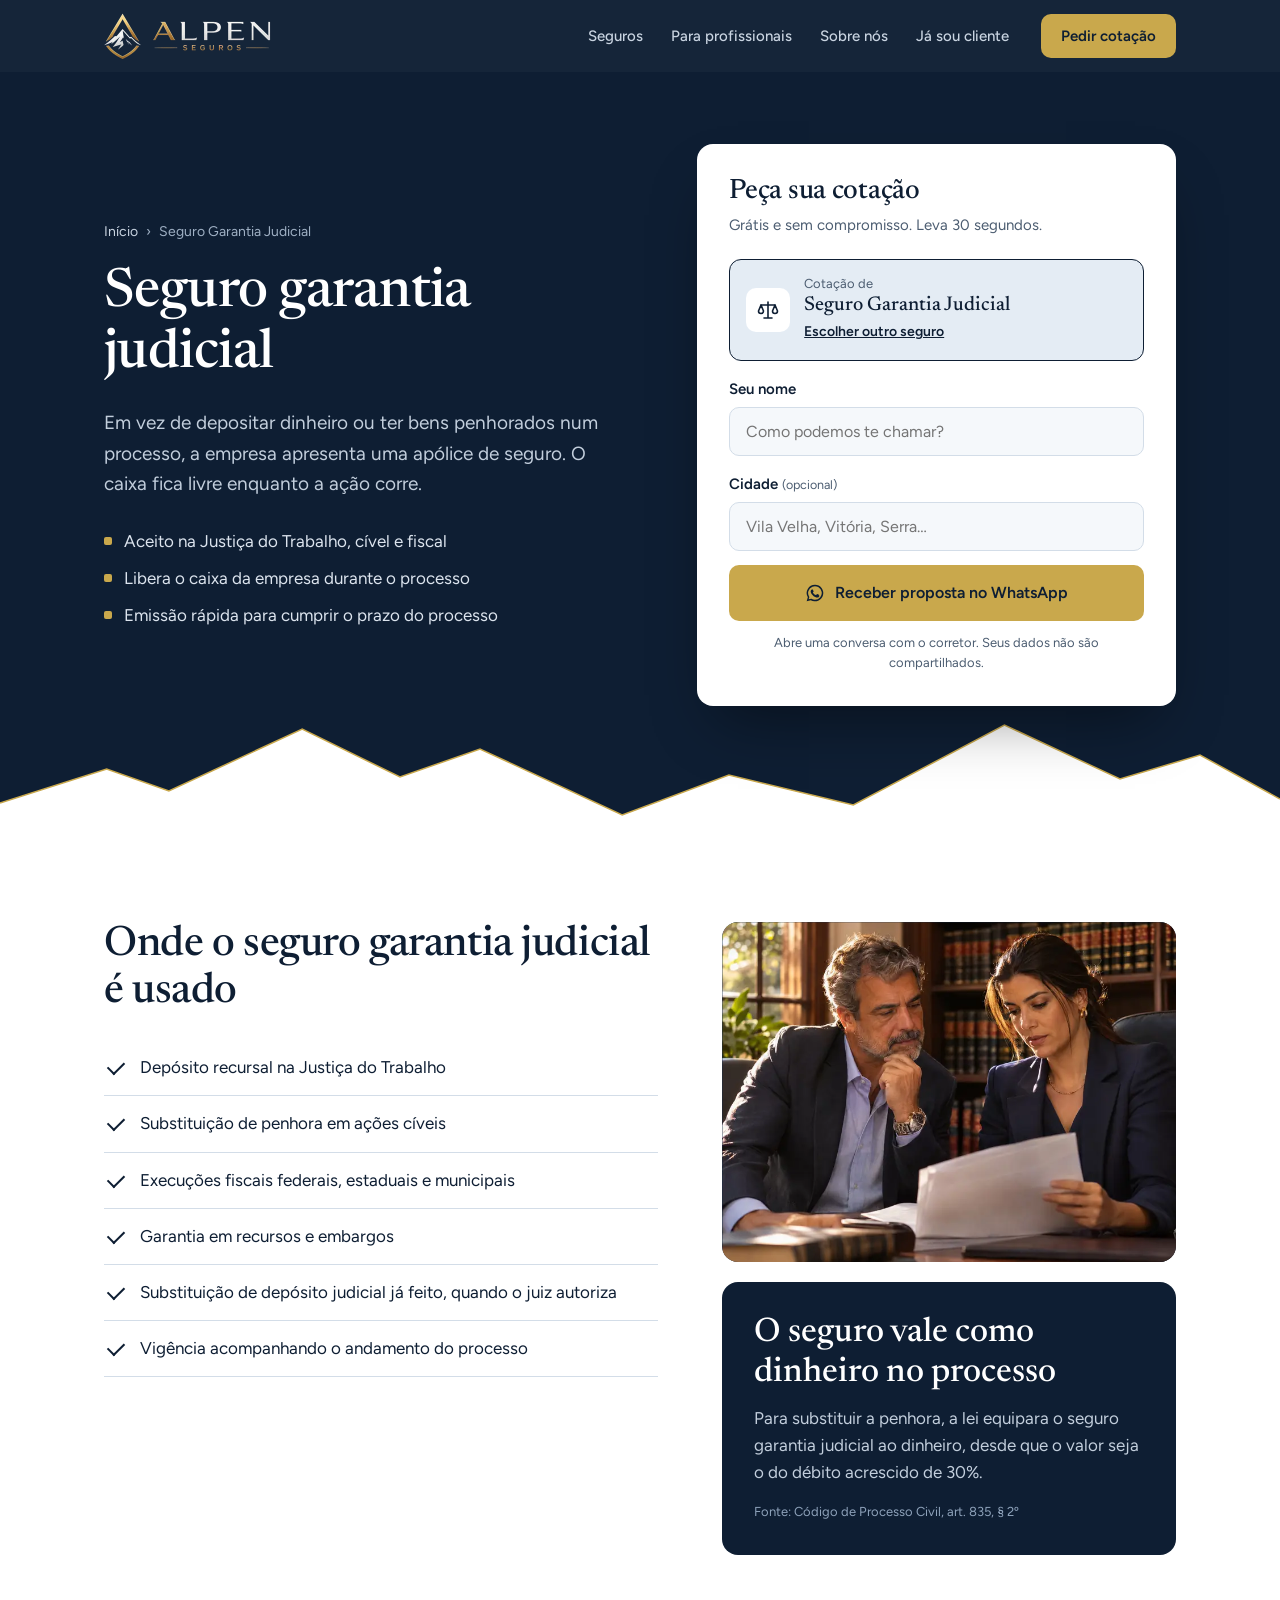
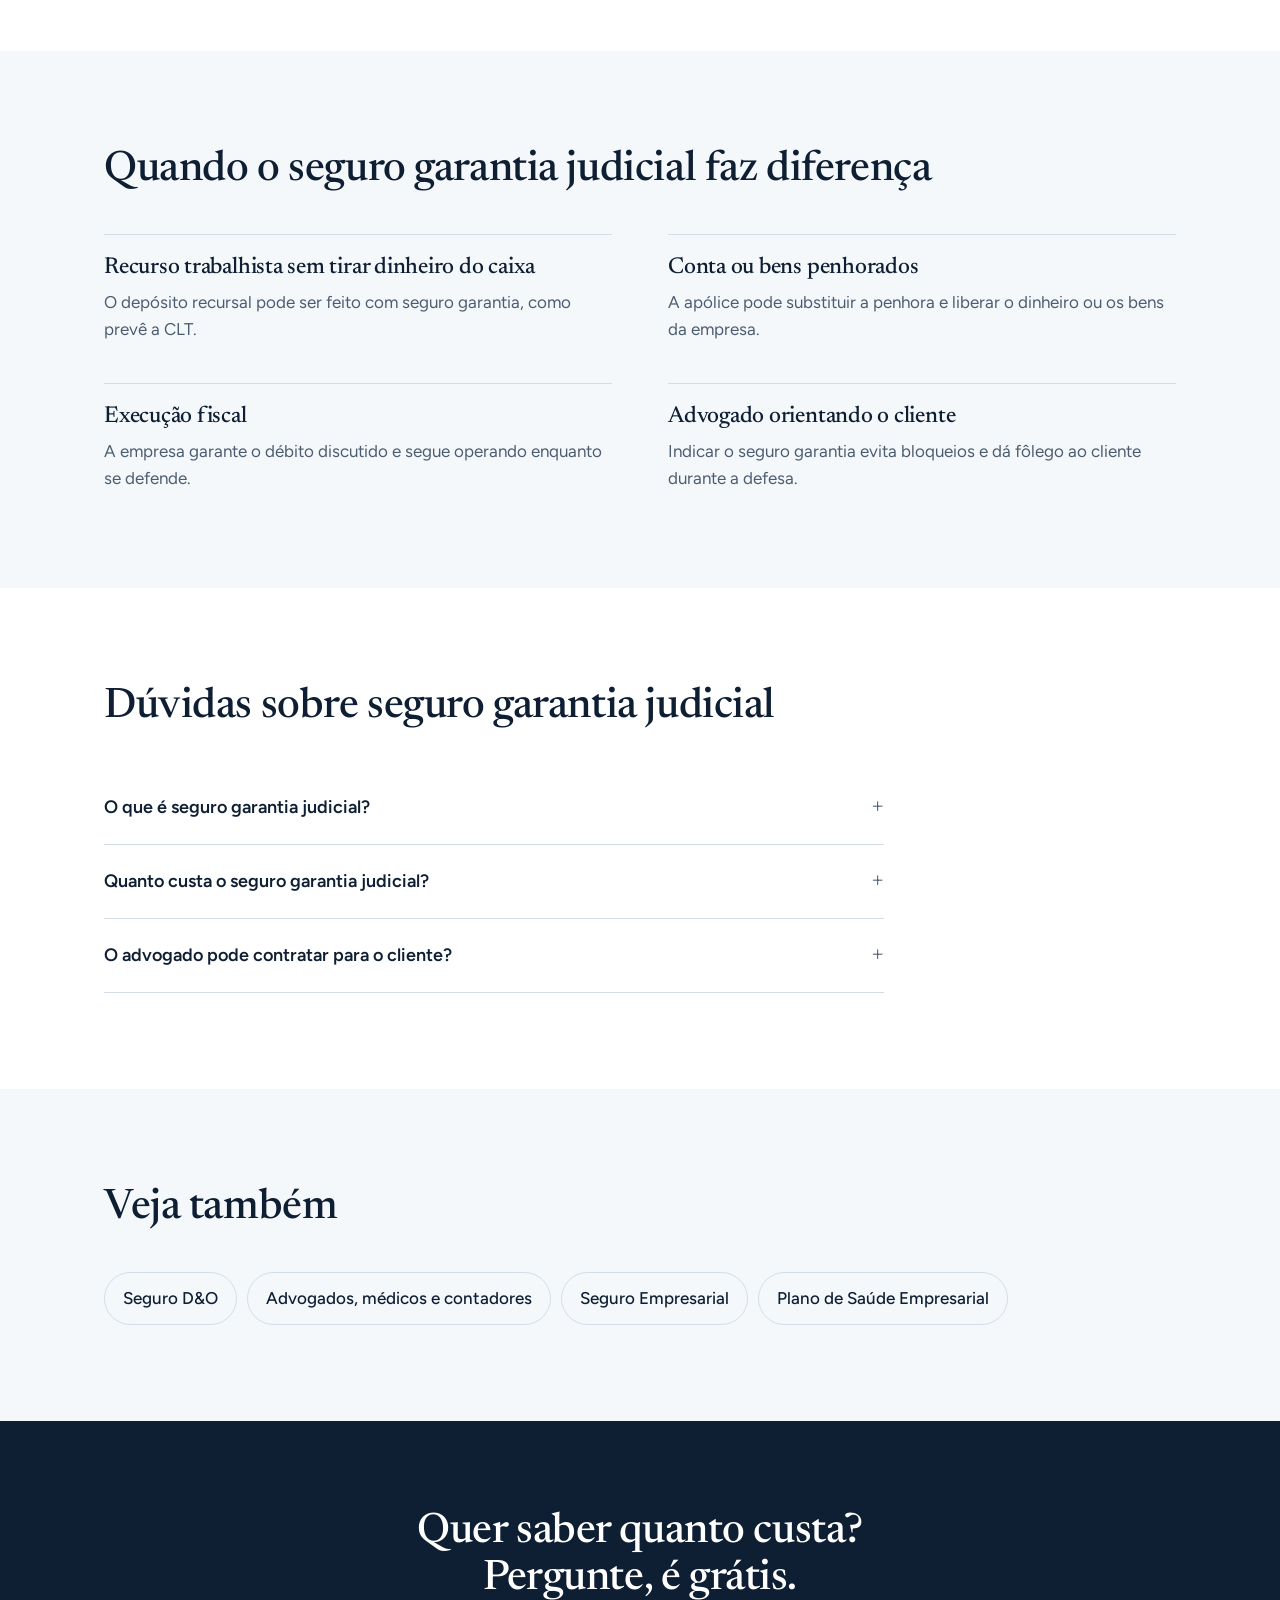
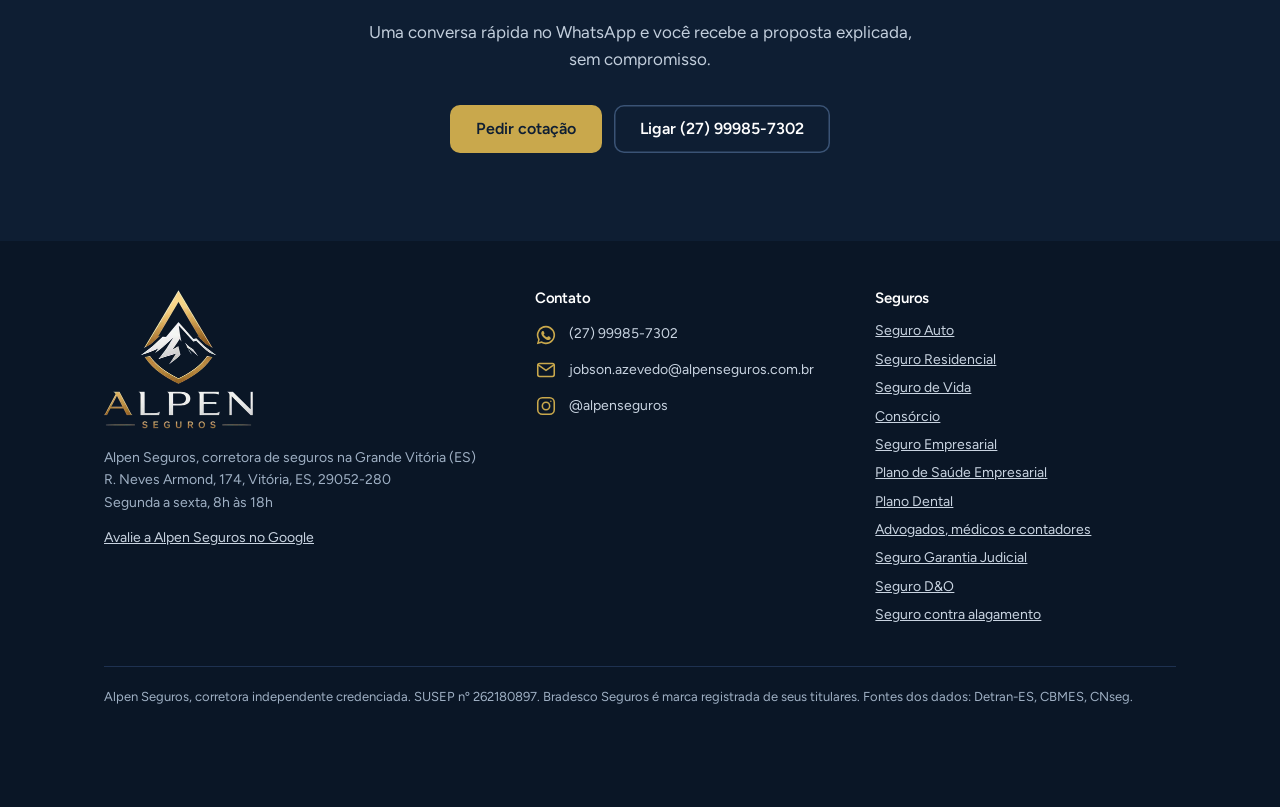
<file: seguro-garantia-judicial/index.html>
<!doctype html>
<html lang="pt-BR">
<head>
<meta charset="utf-8">
<meta name="viewport" content="width=device-width, initial-scale=1">
<meta name="google-site-verification" content="KwMUnPhEpfxivuKFeh3EmDZfdwKrWBm_-2yaFCS8dkA">
<title>Seguro Garantia Judicial no ES | Alpen Seguros</title>
<meta name="description" content="Seguro garantia judicial para empresas e advogados no ES: substitui o depósito em dinheiro e a penhora de bens em processos trabalhistas, cíveis e fiscais.">
<meta name="robots" content="index, follow">
<link rel="canonical" href="https://alpenseguros.com.br/seguro-garantia-judicial/">
<meta name="geo.region" content="BR-ES">
<meta name="geo.placename" content="Vitória, Vila Velha, Espírito Santo">
<meta property="og:type" content="website">
<meta property="og:locale" content="pt_BR">
<meta property="og:site_name" content="Alpen Seguros">
<meta property="og:url" content="https://alpenseguros.com.br/seguro-garantia-judicial/">
<meta property="og:title" content="Seguro Garantia Judicial no ES | Alpen Seguros">
<meta property="og:description" content="Seguro garantia judicial para empresas e advogados no ES: substitui o depósito em dinheiro e a penhora de bens em processos trabalhistas, cíveis e fiscais.">
<meta property="og:image" content="https://alpenseguros.com.br/img/og-alpen-seguros.jpg">
<meta property="og:image:width" content="1200">
<meta property="og:image:height" content="630">
<meta name="twitter:card" content="summary_large_image">
<link rel="icon" type="image/png" href="/img/favicon.png">
<link rel="apple-touch-icon" href="/img/apple-touch-icon.png">
<link rel="preconnect" href="https://fonts.googleapis.com">
<link rel="preconnect" href="https://fonts.gstatic.com" crossorigin>
<link href="https://fonts.googleapis.com/css2?family=Figtree:wght@400;500;600&family=Newsreader:wght@400;500&display=swap" rel="stylesheet">
<link rel="stylesheet" href="/assets/site.css?v=2399e690">
<script>document.documentElement.classList.add('js')</script>
<script type="application/ld+json">
{
 "@context": "https://schema.org",
 "@type": "Service",
 "name": "Seguro garantia judicial",
 "serviceType": "Seguro Garantia Judicial",
 "description": "Seguro garantia judicial para empresas e advogados no ES: substitui o depósito em dinheiro e a penhora de bens em processos trabalhistas, cíveis e fiscais.",
 "url": "https://alpenseguros.com.br/seguro-garantia-judicial/",
 "provider": {
  "@id": "https://alpenseguros.com.br/#empresa"
 },
 "areaServed": [
  "Vila Velha",
  "Vitória",
  "Serra",
  "Cariacica",
  "Viana",
  "Espírito Santo"
 ]
}
</script>
<script type="application/ld+json">
{
 "@context": "https://schema.org",
 "@type": "FAQPage",
 "mainEntity": [
  {
   "@type": "Question",
   "name": "O que é seguro garantia judicial?",
   "acceptedAnswer": {
    "@type": "Answer",
    "text": "É uma apólice que garante ao juiz o pagamento do valor discutido no processo, no lugar de depósito em dinheiro, fiança bancária ou penhora de bens."
   }
  },
  {
   "@type": "Question",
   "name": "Quanto custa o seguro garantia judicial?",
   "acceptedAnswer": {
    "@type": "Answer",
    "text": "O preço é um percentual anual do valor garantido e depende da análise de crédito da empresa e do tipo de processo. Costuma ser bem menor do que deixar o valor inteiro parado em juízo."
   }
  },
  {
   "@type": "Question",
   "name": "O advogado pode contratar para o cliente?",
   "acceptedAnswer": {
    "@type": "Answer",
    "text": "Normalmente o advogado indica e a empresa contrata a apólice. Atendemos o escritório e o cliente juntos para emitir dentro do prazo do processo."
   }
  }
 ]
}
</script>
<script type="application/ld+json">
{
 "@context": "https://schema.org",
 "@type": "BreadcrumbList",
 "itemListElement": [
  {
   "@type": "ListItem",
   "position": 1,
   "name": "Alpen Seguros",
   "item": "https://alpenseguros.com.br/"
  },
  {
   "@type": "ListItem",
   "position": 2,
   "name": "Seguro Garantia Judicial",
   "item": "https://alpenseguros.com.br/seguro-garantia-judicial/"
  }
 ]
}
</script>
<script type="application/ld+json">
{
 "@context": "https://schema.org",
 "@type": "InsuranceAgency",
 "@id": "https://alpenseguros.com.br/#empresa",
 "name": "Alpen Seguros",
 "description": "Corretora de seguros em Vila Velha e Vitória (ES). Seguro auto, residencial, de vida, consórcio, seguro empresarial, plano de saúde, plano dental e seguros para profissionais liberais.",
 "url": "https://alpenseguros.com.br/",
 "logo": "https://alpenseguros.com.br/img/og-alpen-seguros.jpg",
 "image": "https://alpenseguros.com.br/img/og-alpen-seguros.jpg",
 "telephone": "+55-27-99985-7302",
 "email": "jobson.azevedo@alpenseguros.com.br",
 "founder": {
  "@type": "Person",
  "name": "Jobson Azevedo",
  "jobTitle": "Corretor de seguros"
 },
 "foundingDate": "2026-05-15",
 "address": {
  "@type": "PostalAddress",
  "streetAddress": "R. Neves Armond, 174",
  "addressLocality": "Vitória",
  "addressRegion": "ES",
  "postalCode": "29052-280",
  "addressCountry": "BR"
 },
 "geo": {
  "@type": "GeoCoordinates",
  "latitude": -20.301,
  "longitude": -40.2917
 },
 "areaServed": [
  "Vila Velha",
  "Vitória",
  "Serra",
  "Cariacica",
  "Viana",
  "Guarapari",
  "Espírito Santo"
 ],
 "sameAs": [
  "https://www.instagram.com/alpenseguros"
 ],
 "openingHoursSpecification": {
  "@type": "OpeningHoursSpecification",
  "dayOfWeek": [
   "Monday",
   "Tuesday",
   "Wednesday",
   "Thursday",
   "Friday"
  ],
  "opens": "08:00",
  "closes": "18:00"
 },
 "priceRange": "$$",
 "identifier": {
  "@type": "PropertyValue",
  "propertyID": "SUSEP",
  "value": "262180897"
 },
 "hasOfferCatalog": {
  "@type": "OfferCatalog",
  "name": "Seguros",
  "itemListElement": [
   {
    "@type": "Offer",
    "itemOffered": {
     "@type": "Service",
     "name": "Seguro Auto",
     "url": "https://alpenseguros.com.br/seguro-auto/"
    }
   },
   {
    "@type": "Offer",
    "itemOffered": {
     "@type": "Service",
     "name": "Seguro Residencial",
     "url": "https://alpenseguros.com.br/seguro-residencial/"
    }
   },
   {
    "@type": "Offer",
    "itemOffered": {
     "@type": "Service",
     "name": "Seguro de Vida",
     "url": "https://alpenseguros.com.br/seguro-de-vida/"
    }
   },
   {
    "@type": "Offer",
    "itemOffered": {
     "@type": "Service",
     "name": "Consórcio",
     "url": "https://alpenseguros.com.br/consorcio/"
    }
   },
   {
    "@type": "Offer",
    "itemOffered": {
     "@type": "Service",
     "name": "Seguro Empresarial",
     "url": "https://alpenseguros.com.br/seguro-empresarial/"
    }
   },
   {
    "@type": "Offer",
    "itemOffered": {
     "@type": "Service",
     "name": "Plano de Saúde Empresarial",
     "url": "https://alpenseguros.com.br/plano-de-saude-empresarial/"
    }
   },
   {
    "@type": "Offer",
    "itemOffered": {
     "@type": "Service",
     "name": "Plano Dental",
     "url": "https://alpenseguros.com.br/plano-dental/"
    }
   },
   {
    "@type": "Offer",
    "itemOffered": {
     "@type": "Service",
     "name": "Advogados, médicos e contadores",
     "url": "https://alpenseguros.com.br/seguro-para-profissionais/"
    }
   },
   {
    "@type": "Offer",
    "itemOffered": {
     "@type": "Service",
     "name": "Seguro Garantia Judicial",
     "url": "https://alpenseguros.com.br/seguro-garantia-judicial/"
    }
   },
   {
    "@type": "Offer",
    "itemOffered": {
     "@type": "Service",
     "name": "Seguro D&O",
     "url": "https://alpenseguros.com.br/seguro-d-o/"
    }
   },
   {
    "@type": "Offer",
    "itemOffered": {
     "@type": "Service",
     "name": "Seguro contra alagamento",
     "url": "https://alpenseguros.com.br/seguro-alagamento/"
    }
   }
  ]
 }
}
</script>
<!-- Google Ads: conversão "Clique no WhatsApp" (criada em 24/06/2026) -->
<script>
// Carrega o Google Ads depois que a página abriu (os eventos ficam na fila até lá)
window.addEventListener('load',function(){var s=document.createElement('script');s.async=true;s.src='https://www.googletagmanager.com/gtag/js?id=AW-18230041101';document.head.appendChild(s);});
window.dataLayer=window.dataLayer||[];
function gtag(){dataLayer.push(arguments);}
gtag('js',new Date());
gtag('config','AW-18230041101');
window.alpenConversao=function(){gtag('event','conversion',{'send_to':'AW-18230041101/6PaYCPKf7MQcEI204fRD'});};
document.addEventListener('click',function(e){if(e.target.closest('a[href*="wa.me"]'))window.alpenConversao();});
</script>
</head>
<body>
<a class="skip" href="#conteudo">Pular para o conteúdo</a>
<header class="top">
  <div class="wrap nav">
    <a class="brand" href="/" aria-label="Alpen Seguros, página inicial">
      <img class="brand-mark" src="/img/alpen-simbolo.webp" alt="" width="74" height="92">
      <img class="brand-name" src="/img/alpen-nome.webp" alt="Alpen Seguros" width="236" height="60">
    </a>
    <ul>
      <li><a href="/#seguros">Seguros</a></li>
      <li><a href="/seguro-para-profissionais/">Para profissionais</a></li>
      <li><a href="/#sobre">Sobre nós</a></li>
      <li><a href="/#cliente">Já sou cliente</a></li>
    </ul>
    <a class="btn btn-gold" href="#cotacao" data-focus>Pedir cotação</a>
  </div>
</header>

<main id="conteudo">
  <section class="hero inner">
    <div class="wrap hero-grid">
      <div>
        <nav class="crumbs" aria-label="Você está em"><a href="/">Início</a><span aria-hidden="true">›</span>Seguro Garantia Judicial</nav>
        <h1>Seguro garantia judicial</h1>
        <p class="lead">Em vez de depositar dinheiro ou ter bens penhorados num processo, a empresa apresenta uma apólice de seguro. O caixa fica livre enquanto a ação corre.</p>
        <ul class="highlights">
          <li>Aceito na Justiça do Trabalho, cível e fiscal</li>
          <li>Libera o caixa da empresa durante o processo</li>
          <li>Emissão rápida para cumprir o prazo do processo</li>
        </ul>
      </div>
      <form class="quote" id="cotacao" novalidate>
        <h2>Peça sua cotação</h2>
        <p class="sub">Grátis e sem compromisso. Leva 30 segundos.</p>
        <div class="produto-fixo">
          <input type="hidden" name="produto" value="Seguro Garantia Judicial">
          <span class="pf-ic"><svg viewBox="0 0 24 24" fill="none" stroke-width="1.6" stroke-linecap="round" stroke-linejoin="round" aria-hidden="true"><path d="M12 4v16M8 20h8M5 7h14M12 4l0 3"/><path d="M5 7 2.5 13a2.5 2.5 0 0 0 5 0Z"/><path d="M19 7l-2.5 6a2.5 2.5 0 0 0 5 0Z"/></svg></span>
          <span class="pf-txt">Cotação de<strong>Seguro Garantia Judicial</strong></span>
          <a href="/#cotacao">Escolher outro seguro</a>
        </div>
        <div class="field">
          <label for="nome">Seu nome</label>
          <input id="nome" name="nome" autocomplete="given-name" placeholder="Como podemos te chamar?">
        </div>
        <div class="field">
          <label for="cidade">Cidade <small>(opcional)</small></label>
          <input id="cidade" name="cidade" autocomplete="address-level2" placeholder="Vila Velha, Vitória, Serra…">
        </div>
        <p class="err" id="err" role="alert"></p>
        <button class="btn btn-gold" type="submit"><svg width="20" height="20" viewBox="0 0 24 24" aria-hidden="true"><path fill="currentColor" d="M12 2a10 10 0 0 0-8.6 15.1L2 22l5-1.3A10 10 0 1 0 12 2Zm0 18.2c-1.5 0-3-.4-4.3-1.2l-.3-.2-3 .8.8-2.9-.2-.3A8.2 8.2 0 1 1 12 20.2Zm4.5-6.1c-.2-.1-1.5-.7-1.7-.8-.2-.1-.4-.1-.6.1l-.8 1c-.1.2-.3.2-.5.1a6.7 6.7 0 0 1-3.3-2.9c-.2-.4.2-.4.7-1.3.1-.2 0-.3 0-.4l-.8-1.8c-.2-.5-.4-.4-.6-.4h-.5a1 1 0 0 0-.7.3 3 3 0 0 0-.9 2.2c0 1.3.9 2.5 1 2.7.1.2 1.8 2.8 4.4 3.9 1.6.7 2.3.8 3.1.6.5-.1 1.5-.6 1.7-1.2.2-.6.2-1.1.1-1.2l-.6-.3Z"/></svg>Receber proposta no WhatsApp</button>
        <p class="fine">Abre uma conversa com o corretor. Seus dados não são compartilhados.</p>
      </form>
    </div>
    <svg class="ridge" viewBox="0 0 1440 110" preserveAspectRatio="none" aria-hidden="true">
      <path d="M0 110V86l120-34 70 22 150-62 110 48 90-28 160 66 120-40 140 30 170-80 130 54 90-24 90 44V110Z" fill="#fff"/>
      <path d="M0 86l120-34 70 22 150-62 110 48 90-28 160 66 120-40 140 30 170-80 130 54 90-24 90 44" fill="none" stroke="#C9A84C" stroke-width="1.5" vector-effect="non-scaling-stroke"/>
    </svg>
  </section>

  <section class="block">
    <div class="wrap split">
      <div>
        <h2>Onde o seguro garantia judicial é usado</h2>
        <ul class="checks">
          <li>Depósito recursal na Justiça do Trabalho</li>
          <li>Substituição de penhora em ações cíveis</li>
          <li>Execuções fiscais federais, estaduais e municipais</li>
          <li>Garantia em recursos e embargos</li>
          <li>Substituição de depósito judicial já feito, quando o juiz autoriza</li>
          <li>Vigência acompanhando o andamento do processo</li>
        </ul>
      </div>
      <div class="side">
        <figure class="shot reveal"><img src="/img/fotos/seguro-garantia-judicial-800.webp" srcset="/img/fotos/seguro-garantia-judicial-480.webp 480w, /img/fotos/seguro-garantia-judicial-800.webp 800w, /img/fotos/seguro-garantia-judicial-1200.webp 1200w" sizes="(max-width: 960px) 100vw, 560px" alt="Empresário e advogada revisando documentos de um processo" loading="lazy" decoding="async" onerror="this.parentNode.classList.add('nofoto')"><svg class="fallback" viewBox="0 0 24 24" fill="none" stroke-width="1.6" stroke-linecap="round" stroke-linejoin="round" aria-hidden="true"><path d="M12 4v16M8 20h8M5 7h14M12 4l0 3"/><path d="M5 7 2.5 13a2.5 2.5 0 0 0 5 0Z"/><path d="M19 7l-2.5 6a2.5 2.5 0 0 0 5 0Z"/></svg></figure>
        <div class="fact"><strong>O seguro vale como dinheiro no processo</strong><p>Para substituir a penhora, a lei equipara o seguro garantia judicial ao dinheiro, desde que o valor seja o do débito acrescido de 30%.</p><small>Fonte: Código de Processo Civil, art. 835, § 2º</small></div>
      </div>
    </div>
  </section>
  <section class="block alt">
    <div class="wrap">
      <div class="head"><h2>Quando o seguro garantia judicial faz diferença</h2></div>
      <div class="cases">
        <div><h3>Recurso trabalhista sem tirar dinheiro do caixa</h3><p>O depósito recursal pode ser feito com seguro garantia, como prevê a CLT.</p></div>
        <div><h3>Conta ou bens penhorados</h3><p>A apólice pode substituir a penhora e liberar o dinheiro ou os bens da empresa.</p></div>
        <div><h3>Execução fiscal</h3><p>A empresa garante o débito discutido e segue operando enquanto se defende.</p></div>
        <div><h3>Advogado orientando o cliente</h3><p>Indicar o seguro garantia evita bloqueios e dá fôlego ao cliente durante a defesa.</p></div>
      </div>
    </div>
  </section>

  <section class="block">
    <div class="wrap">
      <div class="head"><h2>Dúvidas sobre seguro garantia judicial</h2></div>
      <div class="faq">
        <details><summary>O que é seguro garantia judicial?</summary><p>É uma apólice que garante ao juiz o pagamento do valor discutido no processo, no lugar de depósito em dinheiro, fiança bancária ou penhora de bens.</p></details>
        <details><summary>Quanto custa o seguro garantia judicial?</summary><p>O preço é um percentual anual do valor garantido e depende da análise de crédito da empresa e do tipo de processo. Costuma ser bem menor do que deixar o valor inteiro parado em juízo.</p></details>
        <details><summary>O advogado pode contratar para o cliente?</summary><p>Normalmente o advogado indica e a empresa contrata a apólice. Atendemos o escritório e o cliente juntos para emitir dentro do prazo do processo.</p></details>
      </div>
    </div>
  </section>

  <section class="block alt">
    <div class="wrap">
      <div class="head"><h2>Veja também</h2></div>
      <ul class="related">
        <li><a href="/seguro-d-o/">Seguro D&O</a></li>
        <li><a href="/seguro-para-profissionais/">Advogados, médicos e contadores</a></li>
        <li><a href="/seguro-empresarial/">Seguro Empresarial</a></li>
        <li><a href="/plano-de-saude-empresarial/">Plano de Saúde Empresarial</a></li>
      </ul>
    </div>
  </section>

  <section class="final">
    <div class="wrap">
      <h2>Quer saber quanto custa? Pergunte, é grátis.</h2>
      <p>Uma conversa rápida no WhatsApp e você recebe a proposta explicada, sem compromisso.</p>
      <div class="actions">
        <a class="btn btn-gold" href="#cotacao" data-focus>Pedir cotação</a>
        <a class="btn btn-ghost" href="tel:+5527999857302">Ligar (27) 99985-7302</a>
      </div>
    </div>
  </section>
</main>
<footer>
  <div class="wrap">
    <div class="foot">
      <div>
        <img class="foot-logo" src="/img/alpen-logo.webp" alt="Alpen Seguros" width="300" height="279" loading="lazy">
        <address>
          Alpen Seguros, corretora de seguros na Grande Vitória (ES)<br>
          R. Neves Armond, 174, Vitória, ES, 29052-280<br>
          Segunda a sexta, 8h às 18h
        </address>
        <p style="margin-top:10px"><a href="https://share.google/4tzNJm3uzbHY8INDY">Avalie a Alpen Seguros no Google</a></p>
      </div>
      <div>
        <h2>Contato</h2>
        <ul class="contact">
          <li><a href="https://wa.me/5527999857302"><svg viewBox="0 0 24 24" aria-hidden="true"><path fill="currentColor" d="M12 2a10 10 0 0 0-8.6 15.1L2 22l5-1.3A10 10 0 1 0 12 2Zm0 18.2c-1.5 0-3-.4-4.3-1.2l-.3-.2-3 .8.8-2.9-.2-.3A8.2 8.2 0 1 1 12 20.2Zm4.5-6.1c-.2-.1-1.5-.7-1.7-.8-.2-.1-.4-.1-.6.1l-.8 1c-.1.2-.3.2-.5.1a6.7 6.7 0 0 1-3.3-2.9c-.2-.4.2-.4.7-1.3.1-.2 0-.3 0-.4l-.8-1.8c-.2-.5-.4-.4-.6-.4h-.5a1 1 0 0 0-.7.3 3 3 0 0 0-.9 2.2c0 1.3.9 2.5 1 2.7.1.2 1.8 2.8 4.4 3.9 1.6.7 2.3.8 3.1.6.5-.1 1.5-.6 1.7-1.2.2-.6.2-1.1.1-1.2l-.6-.3Z"/></svg><span><span class="sr">WhatsApp </span>(27) 99985-7302</span></a></li>
          <li><a href="mailto:jobson.azevedo@alpenseguros.com.br"><svg viewBox="0 0 24 24" fill="none" stroke="currentColor" stroke-width="1.7" stroke-linecap="round" stroke-linejoin="round" aria-hidden="true"><rect x="3" y="5" width="18" height="14" rx="2"/><path d="m3.5 6.5 8.5 6 8.5-6"/></svg><span><span class="sr">E-mail </span>jobson.azevedo@alpenseguros.com.br</span></a></li>
          <li><a href="https://www.instagram.com/alpenseguros"><svg viewBox="0 0 24 24" fill="none" stroke="currentColor" stroke-width="1.7" stroke-linecap="round" stroke-linejoin="round" aria-hidden="true"><rect x="3" y="3" width="18" height="18" rx="5"/><circle cx="12" cy="12" r="4"/><circle cx="17.3" cy="6.7" r=".8" fill="currentColor" stroke="none"/></svg><span><span class="sr">Instagram </span>@alpenseguros</span></a></li>
        </ul>
      </div>
      <div>
        <h2>Seguros</h2>
        <ul>
          <li><a href="/seguro-auto/">Seguro Auto</a></li>
          <li><a href="/seguro-residencial/">Seguro Residencial</a></li>
          <li><a href="/seguro-de-vida/">Seguro de Vida</a></li>
          <li><a href="/consorcio/">Consórcio</a></li>
          <li><a href="/seguro-empresarial/">Seguro Empresarial</a></li>
          <li><a href="/plano-de-saude-empresarial/">Plano de Saúde Empresarial</a></li>
          <li><a href="/plano-dental/">Plano Dental</a></li>
          <li><a href="/seguro-para-profissionais/">Advogados, médicos e contadores</a></li>
          <li><a href="/seguro-garantia-judicial/">Seguro Garantia Judicial</a></li>
          <li><a href="/seguro-d-o/">Seguro D&O</a></li>
          <li><a href="/seguro-alagamento/">Seguro contra alagamento</a></li>
        </ul>
      </div>
    </div>
    <p class="legal">Alpen Seguros, corretora independente credenciada. SUSEP nº 262180897. Bradesco Seguros é marca registrada de seus titulares. Fontes dos dados: Detran-ES, CBMES, CNseg.</p>
  </div>
</footer>
<div class="mbar">
  <a class="btn btn-gold" href="#cotacao" data-focus>Pedir cotação</a>
  <a class="btn btn-ghost" href="tel:+5527999857302" aria-label="Ligar para a Alpen Seguros">Ligar</a>
</div>
<script src="/assets/site.js?v=8588ca2c" defer></script>
</body>
</html>
</file>
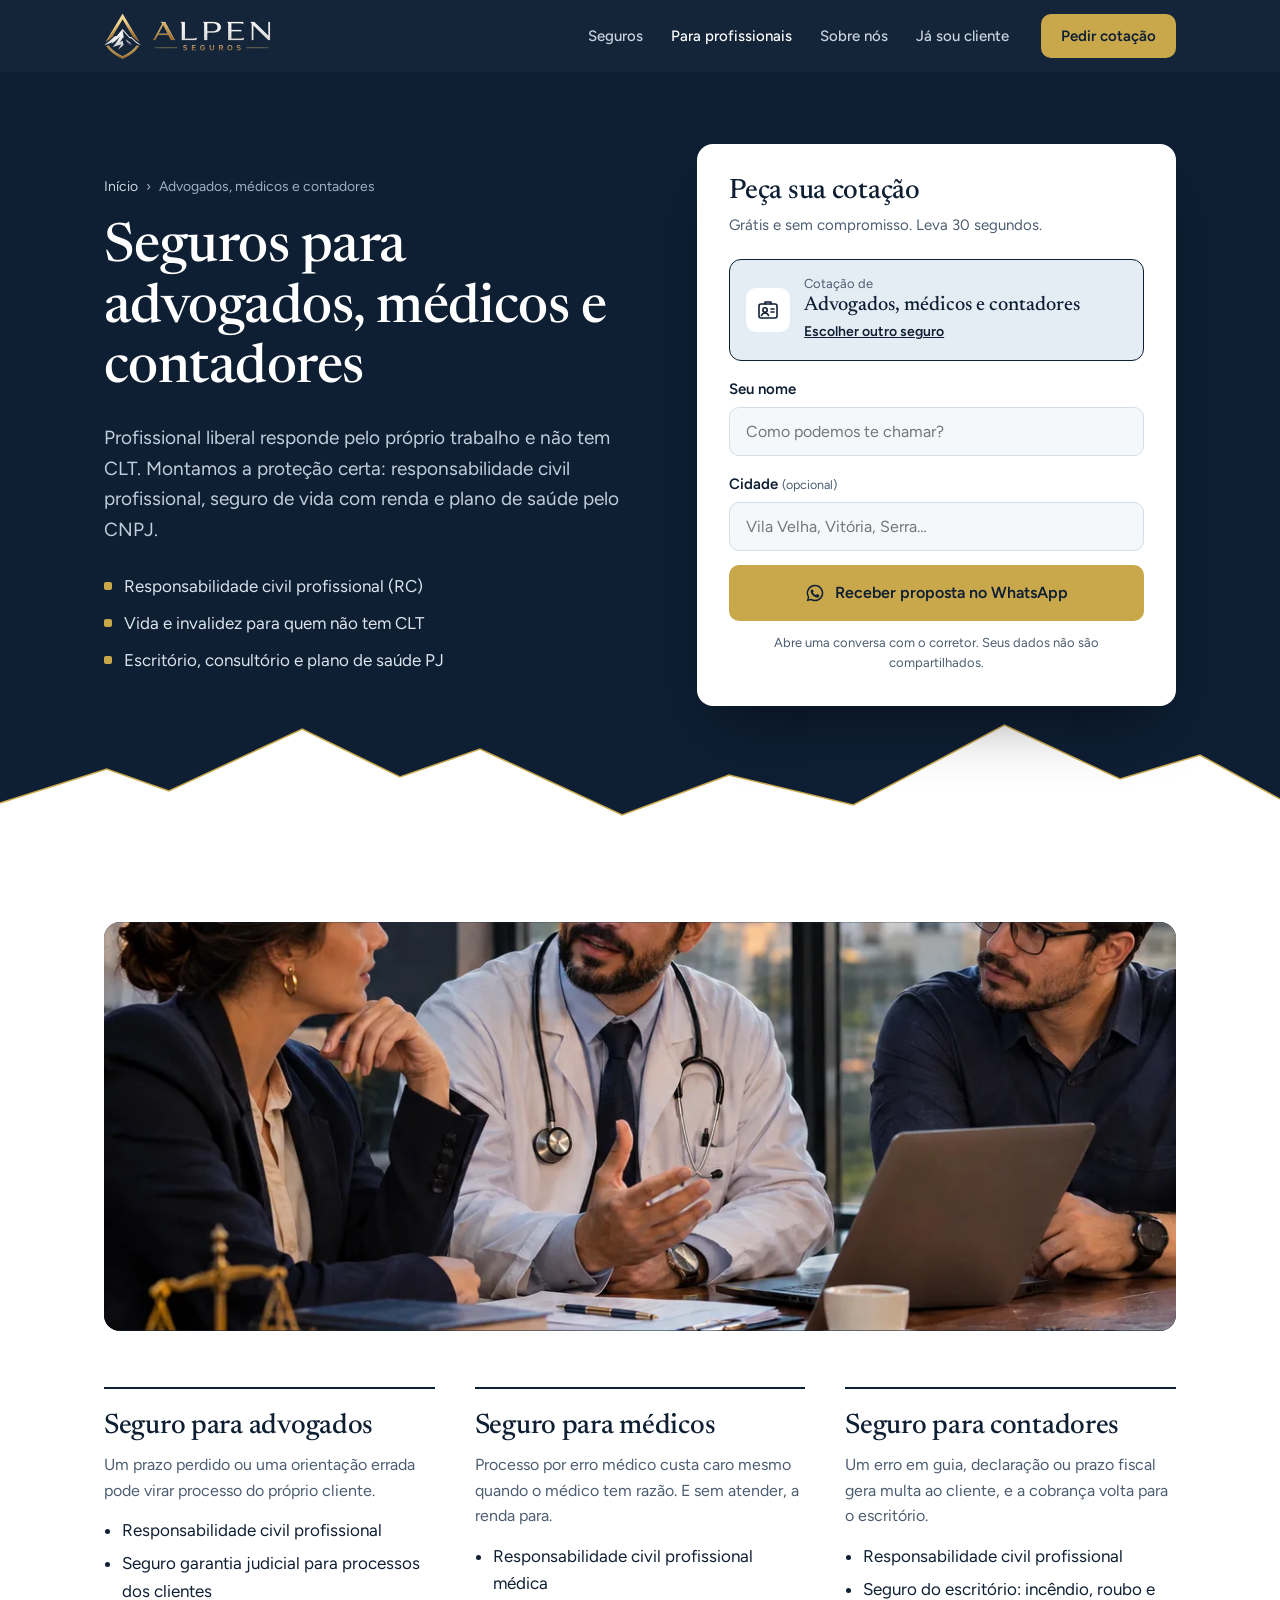
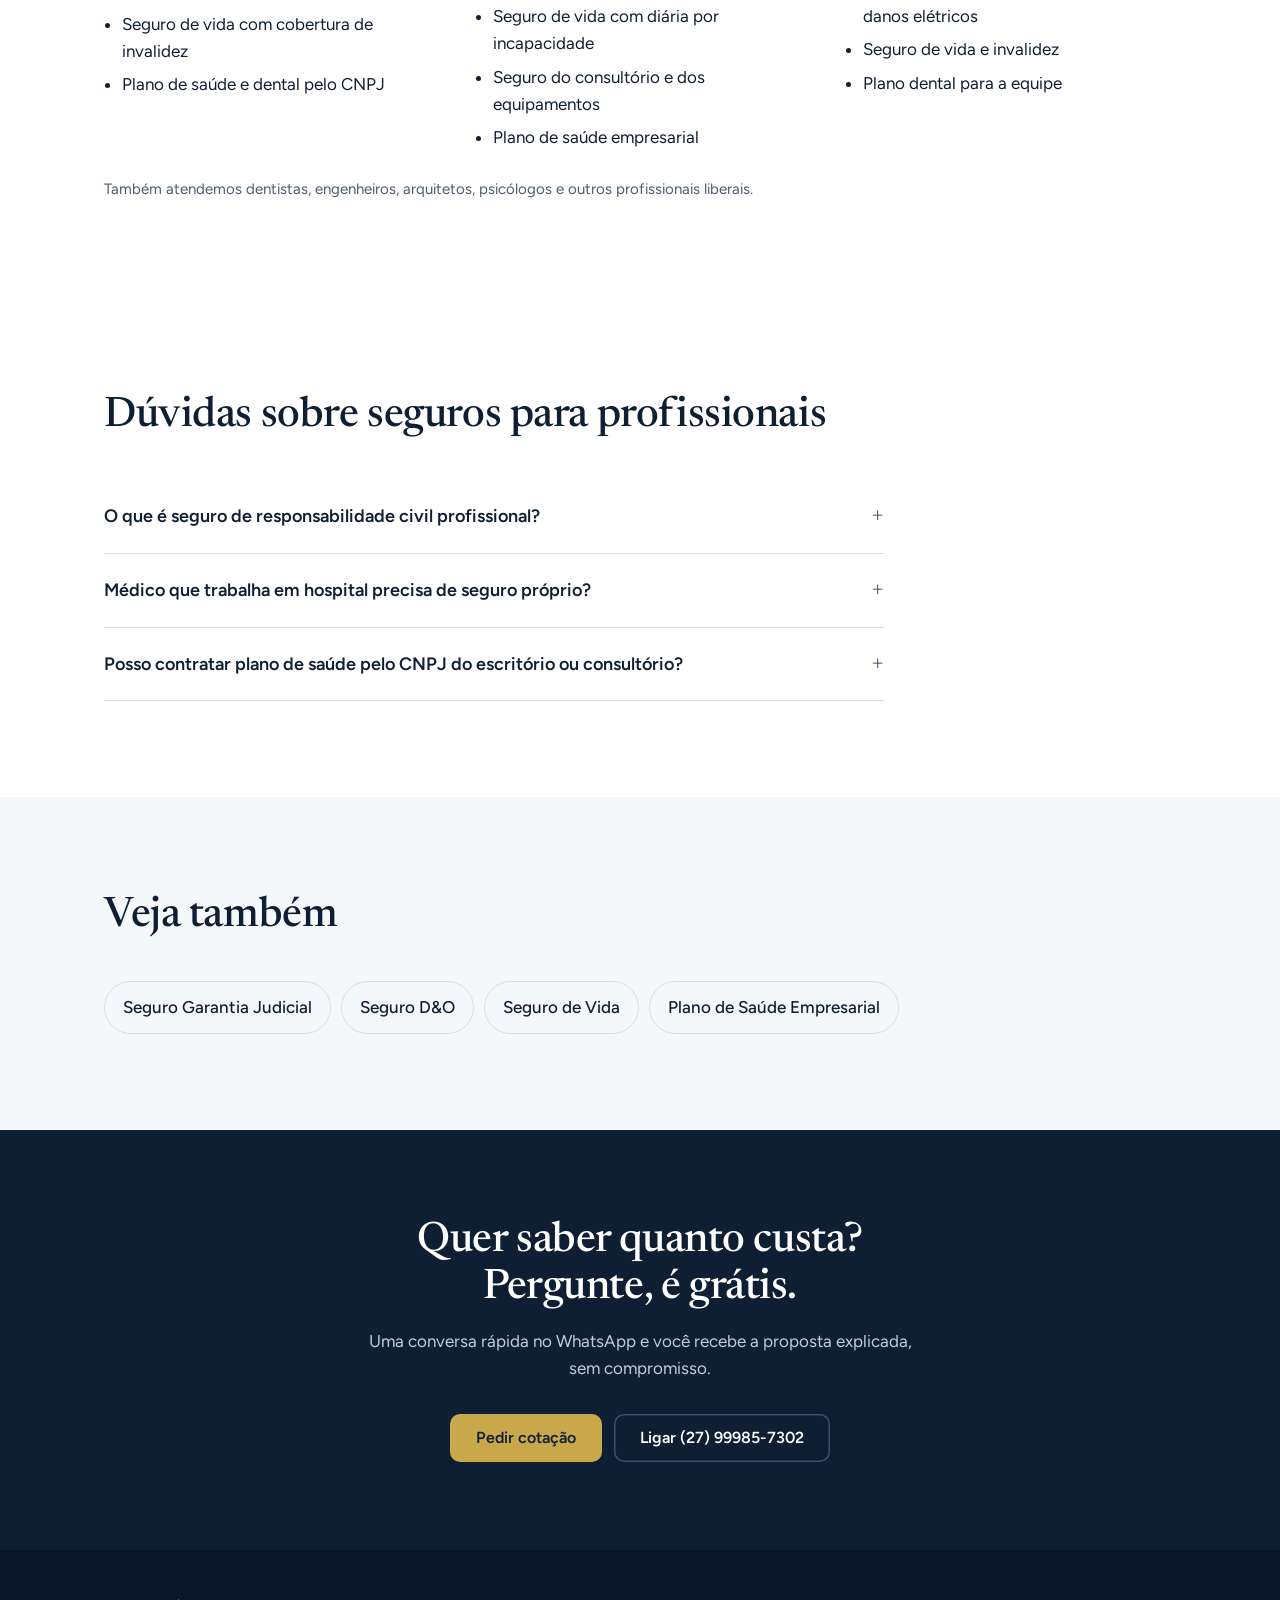
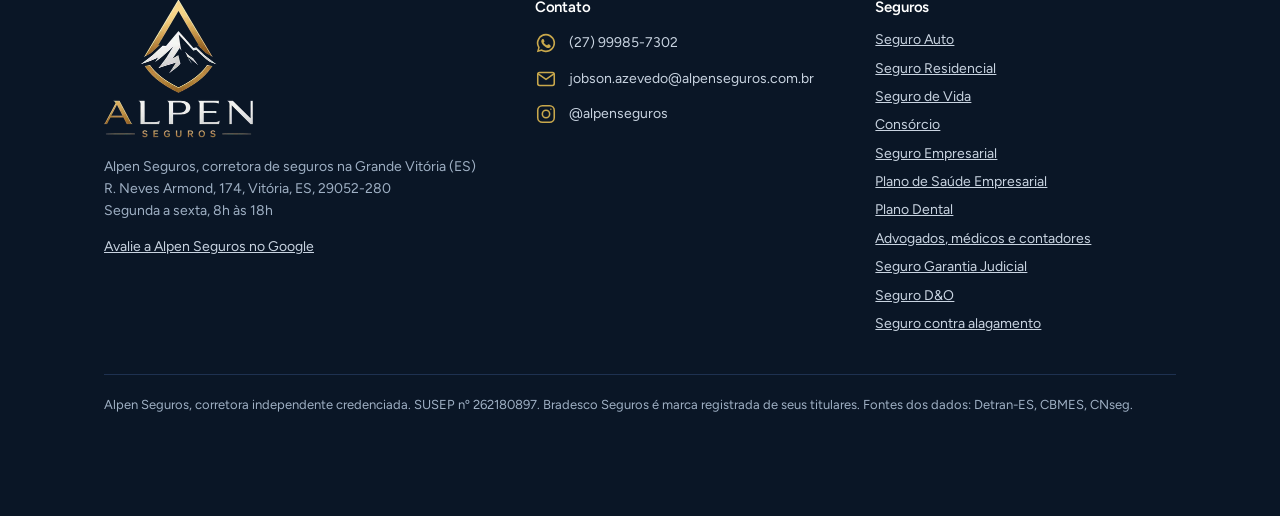
<file: seguro-para-profissionais/index.html>
<!doctype html>
<html lang="pt-BR">
<head>
<meta charset="utf-8">
<meta name="viewport" content="width=device-width, initial-scale=1">
<meta name="google-site-verification" content="KwMUnPhEpfxivuKFeh3EmDZfdwKrWBm_-2yaFCS8dkA">
<title>Seguro para Advogado, Médico e Contador no ES | Alpen Seguros</title>
<meta name="description" content="Seguros para advogados, médicos e contadores em Vila Velha e Vitória: responsabilidade civil profissional, vida e invalidez, escritório e plano de saúde.">
<meta name="robots" content="index, follow">
<link rel="canonical" href="https://alpenseguros.com.br/seguro-para-profissionais/">
<meta name="geo.region" content="BR-ES">
<meta name="geo.placename" content="Vitória, Vila Velha, Espírito Santo">
<meta property="og:type" content="website">
<meta property="og:locale" content="pt_BR">
<meta property="og:site_name" content="Alpen Seguros">
<meta property="og:url" content="https://alpenseguros.com.br/seguro-para-profissionais/">
<meta property="og:title" content="Seguro para Advogado, Médico e Contador no ES | Alpen Seguros">
<meta property="og:description" content="Seguros para advogados, médicos e contadores em Vila Velha e Vitória: responsabilidade civil profissional, vida e invalidez, escritório e plano de saúde.">
<meta property="og:image" content="https://alpenseguros.com.br/img/og-alpen-seguros.jpg">
<meta property="og:image:width" content="1200">
<meta property="og:image:height" content="630">
<meta name="twitter:card" content="summary_large_image">
<link rel="icon" type="image/png" href="/img/favicon.png">
<link rel="apple-touch-icon" href="/img/apple-touch-icon.png">
<link rel="preconnect" href="https://fonts.googleapis.com">
<link rel="preconnect" href="https://fonts.gstatic.com" crossorigin>
<link href="https://fonts.googleapis.com/css2?family=Figtree:wght@400;500;600&family=Newsreader:wght@400;500&display=swap" rel="stylesheet">
<link rel="stylesheet" href="/assets/site.css?v=2399e690">
<script>document.documentElement.classList.add('js')</script>
<script type="application/ld+json">
{
 "@context": "https://schema.org",
 "@type": "Service",
 "name": "Seguros para advogados, médicos e contadores",
 "serviceType": "Advogados, médicos e contadores",
 "description": "Seguros para advogados, médicos e contadores em Vila Velha e Vitória: responsabilidade civil profissional, vida e invalidez, escritório e plano de saúde.",
 "url": "https://alpenseguros.com.br/seguro-para-profissionais/",
 "provider": {
  "@id": "https://alpenseguros.com.br/#empresa"
 },
 "areaServed": [
  "Vila Velha",
  "Vitória",
  "Serra",
  "Cariacica",
  "Viana",
  "Espírito Santo"
 ]
}
</script>
<script type="application/ld+json">
{
 "@context": "https://schema.org",
 "@type": "FAQPage",
 "mainEntity": [
  {
   "@type": "Question",
   "name": "O que é seguro de responsabilidade civil profissional?",
   "acceptedAnswer": {
    "@type": "Answer",
    "text": "É o seguro que paga a defesa e as indenizações quando um cliente processa você por erro ou omissão no trabalho. Vale para advogados, médicos, contadores, dentistas, engenheiros e outros profissionais."
   }
  },
  {
   "@type": "Question",
   "name": "Médico que trabalha em hospital precisa de seguro próprio?",
   "acceptedAnswer": {
    "@type": "Answer",
    "text": "Em geral, sim. O seguro do hospital protege o hospital, e o processo pode ser movido contra o médico pessoalmente. Um seguro de RC profissional em seu nome cobre a sua defesa."
   }
  },
  {
   "@type": "Question",
   "name": "Posso contratar plano de saúde pelo CNPJ do escritório ou consultório?",
   "acceptedAnswer": {
    "@type": "Answer",
    "text": "Sim. O plano de saúde empresarial Bradesco aceita a partir de 3 vidas, entre sócios e funcionários, e costuma custar menos que o individual."
   }
  }
 ]
}
</script>
<script type="application/ld+json">
{
 "@context": "https://schema.org",
 "@type": "BreadcrumbList",
 "itemListElement": [
  {
   "@type": "ListItem",
   "position": 1,
   "name": "Alpen Seguros",
   "item": "https://alpenseguros.com.br/"
  },
  {
   "@type": "ListItem",
   "position": 2,
   "name": "Advogados, médicos e contadores",
   "item": "https://alpenseguros.com.br/seguro-para-profissionais/"
  }
 ]
}
</script>
<script type="application/ld+json">
{
 "@context": "https://schema.org",
 "@type": "InsuranceAgency",
 "@id": "https://alpenseguros.com.br/#empresa",
 "name": "Alpen Seguros",
 "description": "Corretora de seguros em Vila Velha e Vitória (ES). Seguro auto, residencial, de vida, consórcio, seguro empresarial, plano de saúde, plano dental e seguros para profissionais liberais.",
 "url": "https://alpenseguros.com.br/",
 "logo": "https://alpenseguros.com.br/img/og-alpen-seguros.jpg",
 "image": "https://alpenseguros.com.br/img/og-alpen-seguros.jpg",
 "telephone": "+55-27-99985-7302",
 "email": "jobson.azevedo@alpenseguros.com.br",
 "founder": {
  "@type": "Person",
  "name": "Jobson Azevedo",
  "jobTitle": "Corretor de seguros"
 },
 "foundingDate": "2026-05-15",
 "address": {
  "@type": "PostalAddress",
  "streetAddress": "R. Neves Armond, 174",
  "addressLocality": "Vitória",
  "addressRegion": "ES",
  "postalCode": "29052-280",
  "addressCountry": "BR"
 },
 "geo": {
  "@type": "GeoCoordinates",
  "latitude": -20.301,
  "longitude": -40.2917
 },
 "areaServed": [
  "Vila Velha",
  "Vitória",
  "Serra",
  "Cariacica",
  "Viana",
  "Guarapari",
  "Espírito Santo"
 ],
 "sameAs": [
  "https://www.instagram.com/alpenseguros"
 ],
 "openingHoursSpecification": {
  "@type": "OpeningHoursSpecification",
  "dayOfWeek": [
   "Monday",
   "Tuesday",
   "Wednesday",
   "Thursday",
   "Friday"
  ],
  "opens": "08:00",
  "closes": "18:00"
 },
 "priceRange": "$$",
 "identifier": {
  "@type": "PropertyValue",
  "propertyID": "SUSEP",
  "value": "262180897"
 },
 "hasOfferCatalog": {
  "@type": "OfferCatalog",
  "name": "Seguros",
  "itemListElement": [
   {
    "@type": "Offer",
    "itemOffered": {
     "@type": "Service",
     "name": "Seguro Auto",
     "url": "https://alpenseguros.com.br/seguro-auto/"
    }
   },
   {
    "@type": "Offer",
    "itemOffered": {
     "@type": "Service",
     "name": "Seguro Residencial",
     "url": "https://alpenseguros.com.br/seguro-residencial/"
    }
   },
   {
    "@type": "Offer",
    "itemOffered": {
     "@type": "Service",
     "name": "Seguro de Vida",
     "url": "https://alpenseguros.com.br/seguro-de-vida/"
    }
   },
   {
    "@type": "Offer",
    "itemOffered": {
     "@type": "Service",
     "name": "Consórcio",
     "url": "https://alpenseguros.com.br/consorcio/"
    }
   },
   {
    "@type": "Offer",
    "itemOffered": {
     "@type": "Service",
     "name": "Seguro Empresarial",
     "url": "https://alpenseguros.com.br/seguro-empresarial/"
    }
   },
   {
    "@type": "Offer",
    "itemOffered": {
     "@type": "Service",
     "name": "Plano de Saúde Empresarial",
     "url": "https://alpenseguros.com.br/plano-de-saude-empresarial/"
    }
   },
   {
    "@type": "Offer",
    "itemOffered": {
     "@type": "Service",
     "name": "Plano Dental",
     "url": "https://alpenseguros.com.br/plano-dental/"
    }
   },
   {
    "@type": "Offer",
    "itemOffered": {
     "@type": "Service",
     "name": "Advogados, médicos e contadores",
     "url": "https://alpenseguros.com.br/seguro-para-profissionais/"
    }
   },
   {
    "@type": "Offer",
    "itemOffered": {
     "@type": "Service",
     "name": "Seguro Garantia Judicial",
     "url": "https://alpenseguros.com.br/seguro-garantia-judicial/"
    }
   },
   {
    "@type": "Offer",
    "itemOffered": {
     "@type": "Service",
     "name": "Seguro D&O",
     "url": "https://alpenseguros.com.br/seguro-d-o/"
    }
   },
   {
    "@type": "Offer",
    "itemOffered": {
     "@type": "Service",
     "name": "Seguro contra alagamento",
     "url": "https://alpenseguros.com.br/seguro-alagamento/"
    }
   }
  ]
 }
}
</script>
<!-- Google Ads: conversão "Clique no WhatsApp" (criada em 24/06/2026) -->
<script>
// Carrega o Google Ads depois que a página abriu (os eventos ficam na fila até lá)
window.addEventListener('load',function(){var s=document.createElement('script');s.async=true;s.src='https://www.googletagmanager.com/gtag/js?id=AW-18230041101';document.head.appendChild(s);});
window.dataLayer=window.dataLayer||[];
function gtag(){dataLayer.push(arguments);}
gtag('js',new Date());
gtag('config','AW-18230041101');
window.alpenConversao=function(){gtag('event','conversion',{'send_to':'AW-18230041101/6PaYCPKf7MQcEI204fRD'});};
document.addEventListener('click',function(e){if(e.target.closest('a[href*="wa.me"]'))window.alpenConversao();});
</script>
</head>
<body>
<a class="skip" href="#conteudo">Pular para o conteúdo</a>
<header class="top">
  <div class="wrap nav">
    <a class="brand" href="/" aria-label="Alpen Seguros, página inicial">
      <img class="brand-mark" src="/img/alpen-simbolo.webp" alt="" width="74" height="92">
      <img class="brand-name" src="/img/alpen-nome.webp" alt="Alpen Seguros" width="236" height="60">
    </a>
    <ul>
      <li><a href="/#seguros">Seguros</a></li>
      <li><a href="/seguro-para-profissionais/" aria-current="page">Para profissionais</a></li>
      <li><a href="/#sobre">Sobre nós</a></li>
      <li><a href="/#cliente">Já sou cliente</a></li>
    </ul>
    <a class="btn btn-gold" href="#cotacao" data-focus>Pedir cotação</a>
  </div>
</header>

<main id="conteudo">
  <section class="hero inner">
    <div class="wrap hero-grid">
      <div>
        <nav class="crumbs" aria-label="Você está em"><a href="/">Início</a><span aria-hidden="true">›</span>Advogados, médicos e contadores</nav>
        <h1>Seguros para advogados, médicos e contadores</h1>
        <p class="lead">Profissional liberal responde pelo próprio trabalho e não tem CLT. Montamos a proteção certa: responsabilidade civil profissional, seguro de vida com renda e plano de saúde pelo CNPJ.</p>
        <ul class="highlights">
          <li>Responsabilidade civil profissional (RC)</li>
          <li>Vida e invalidez para quem não tem CLT</li>
          <li>Escritório, consultório e plano de saúde PJ</li>
        </ul>
      </div>
      <form class="quote" id="cotacao" novalidate>
        <h2>Peça sua cotação</h2>
        <p class="sub">Grátis e sem compromisso. Leva 30 segundos.</p>
        <div class="produto-fixo">
          <input type="hidden" name="produto" value="Seguro para Profissional Liberal">
          <span class="pf-ic"><svg viewBox="0 0 24 24" fill="none" stroke-width="1.6" stroke-linecap="round" stroke-linejoin="round" aria-hidden="true"><rect x="3" y="6" width="18" height="14" rx="2"/><circle cx="9" cy="12" r="2.2"/><path d="M5.5 17.5c.6-1.6 2-2.5 3.5-2.5s2.9.9 3.5 2.5M15 11h3M15 14h3M9 6V4h6v2"/></svg></span>
          <span class="pf-txt">Cotação de<strong>Advogados, médicos e contadores</strong></span>
          <a href="/#cotacao">Escolher outro seguro</a>
        </div>
        <div class="field">
          <label for="nome">Seu nome</label>
          <input id="nome" name="nome" autocomplete="given-name" placeholder="Como podemos te chamar?">
        </div>
        <div class="field">
          <label for="cidade">Cidade <small>(opcional)</small></label>
          <input id="cidade" name="cidade" autocomplete="address-level2" placeholder="Vila Velha, Vitória, Serra…">
        </div>
        <p class="err" id="err" role="alert"></p>
        <button class="btn btn-gold" type="submit"><svg width="20" height="20" viewBox="0 0 24 24" aria-hidden="true"><path fill="currentColor" d="M12 2a10 10 0 0 0-8.6 15.1L2 22l5-1.3A10 10 0 1 0 12 2Zm0 18.2c-1.5 0-3-.4-4.3-1.2l-.3-.2-3 .8.8-2.9-.2-.3A8.2 8.2 0 1 1 12 20.2Zm4.5-6.1c-.2-.1-1.5-.7-1.7-.8-.2-.1-.4-.1-.6.1l-.8 1c-.1.2-.3.2-.5.1a6.7 6.7 0 0 1-3.3-2.9c-.2-.4.2-.4.7-1.3.1-.2 0-.3 0-.4l-.8-1.8c-.2-.5-.4-.4-.6-.4h-.5a1 1 0 0 0-.7.3 3 3 0 0 0-.9 2.2c0 1.3.9 2.5 1 2.7.1.2 1.8 2.8 4.4 3.9 1.6.7 2.3.8 3.1.6.5-.1 1.5-.6 1.7-1.2.2-.6.2-1.1.1-1.2l-.6-.3Z"/></svg>Receber proposta no WhatsApp</button>
        <p class="fine">Abre uma conversa com o corretor. Seus dados não são compartilhados.</p>
      </form>
    </div>
    <svg class="ridge" viewBox="0 0 1440 110" preserveAspectRatio="none" aria-hidden="true">
      <path d="M0 110V86l120-34 70 22 150-62 110 48 90-28 160 66 120-40 140 30 170-80 130 54 90-24 90 44V110Z" fill="#fff"/>
      <path d="M0 86l120-34 70 22 150-62 110 48 90-28 160 66 120-40 140 30 170-80 130 54 90-24 90 44" fill="none" stroke="#C9A84C" stroke-width="1.5" vector-effect="non-scaling-stroke"/>
    </svg>
  </section>

  <section class="block">
    <div class="wrap">
      <figure class="shot wide reveal"><img src="/img/fotos/seguro-para-profissionais-faixa-1100.webp" srcset="/img/fotos/seguro-para-profissionais-faixa-1100.webp 1100w, /img/fotos/seguro-para-profissionais-faixa-2000.webp 2000w" sizes="(max-width: 1120px) 100vw, 1072px" alt="Profissional em reunião com cliente no escritório" loading="lazy" decoding="async" onerror="this.parentNode.classList.add('nofoto')"><svg class="fallback" viewBox="0 0 24 24" fill="none" stroke-width="1.6" stroke-linecap="round" stroke-linejoin="round" aria-hidden="true"><rect x="3" y="6" width="18" height="14" rx="2"/><circle cx="9" cy="12" r="2.2"/><path d="M5.5 17.5c.6-1.6 2-2.5 3.5-2.5s2.9.9 3.5 2.5M15 11h3M15 14h3M9 6V4h6v2"/></svg></figure>
      <div class="profiles">
        <section>
          <h2>Seguro para advogados</h2>
          <p>Um prazo perdido ou uma orientação errada pode virar processo do próprio cliente.</p>
          <ul><li>Responsabilidade civil profissional</li><li>Seguro garantia judicial para processos dos clientes</li><li>Seguro de vida com cobertura de invalidez</li><li>Plano de saúde e dental pelo CNPJ</li></ul>
        </section>
        <section>
          <h2>Seguro para médicos</h2>
          <p>Processo por erro médico custa caro mesmo quando o médico tem razão. E sem atender, a renda para.</p>
          <ul><li>Responsabilidade civil profissional médica</li><li>Seguro de vida com diária por incapacidade</li><li>Seguro do consultório e dos equipamentos</li><li>Plano de saúde empresarial</li></ul>
        </section>
        <section>
          <h2>Seguro para contadores</h2>
          <p>Um erro em guia, declaração ou prazo fiscal gera multa ao cliente, e a cobrança volta para o escritório.</p>
          <ul><li>Responsabilidade civil profissional</li><li>Seguro do escritório: incêndio, roubo e danos elétricos</li><li>Seguro de vida e invalidez</li><li>Plano dental para a equipe</li></ul>
        </section>
      </div>
      <p class="note">Também atendemos dentistas, engenheiros, arquitetos, psicólogos e outros profissionais liberais.</p>
    </div>
  </section>

  <section class="block">
    <div class="wrap">
      <div class="head"><h2>Dúvidas sobre seguros para profissionais</h2></div>
      <div class="faq">
        <details><summary>O que é seguro de responsabilidade civil profissional?</summary><p>É o seguro que paga a defesa e as indenizações quando um cliente processa você por erro ou omissão no trabalho. Vale para advogados, médicos, contadores, dentistas, engenheiros e outros profissionais.</p></details>
        <details><summary>Médico que trabalha em hospital precisa de seguro próprio?</summary><p>Em geral, sim. O seguro do hospital protege o hospital, e o processo pode ser movido contra o médico pessoalmente. Um seguro de RC profissional em seu nome cobre a sua defesa.</p></details>
        <details><summary>Posso contratar plano de saúde pelo CNPJ do escritório ou consultório?</summary><p>Sim. O plano de saúde empresarial Bradesco aceita a partir de 3 vidas, entre sócios e funcionários, e costuma custar menos que o individual.</p></details>
      </div>
    </div>
  </section>

  <section class="block alt">
    <div class="wrap">
      <div class="head"><h2>Veja também</h2></div>
      <ul class="related">
        <li><a href="/seguro-garantia-judicial/">Seguro Garantia Judicial</a></li>
        <li><a href="/seguro-d-o/">Seguro D&O</a></li>
        <li><a href="/seguro-de-vida/">Seguro de Vida</a></li>
        <li><a href="/plano-de-saude-empresarial/">Plano de Saúde Empresarial</a></li>
      </ul>
    </div>
  </section>

  <section class="final">
    <div class="wrap">
      <h2>Quer saber quanto custa? Pergunte, é grátis.</h2>
      <p>Uma conversa rápida no WhatsApp e você recebe a proposta explicada, sem compromisso.</p>
      <div class="actions">
        <a class="btn btn-gold" href="#cotacao" data-focus>Pedir cotação</a>
        <a class="btn btn-ghost" href="tel:+5527999857302">Ligar (27) 99985-7302</a>
      </div>
    </div>
  </section>
</main>
<footer>
  <div class="wrap">
    <div class="foot">
      <div>
        <img class="foot-logo" src="/img/alpen-logo.webp" alt="Alpen Seguros" width="300" height="279" loading="lazy">
        <address>
          Alpen Seguros, corretora de seguros na Grande Vitória (ES)<br>
          R. Neves Armond, 174, Vitória, ES, 29052-280<br>
          Segunda a sexta, 8h às 18h
        </address>
        <p style="margin-top:10px"><a href="https://share.google/4tzNJm3uzbHY8INDY">Avalie a Alpen Seguros no Google</a></p>
      </div>
      <div>
        <h2>Contato</h2>
        <ul class="contact">
          <li><a href="https://wa.me/5527999857302"><svg viewBox="0 0 24 24" aria-hidden="true"><path fill="currentColor" d="M12 2a10 10 0 0 0-8.6 15.1L2 22l5-1.3A10 10 0 1 0 12 2Zm0 18.2c-1.5 0-3-.4-4.3-1.2l-.3-.2-3 .8.8-2.9-.2-.3A8.2 8.2 0 1 1 12 20.2Zm4.5-6.1c-.2-.1-1.5-.7-1.7-.8-.2-.1-.4-.1-.6.1l-.8 1c-.1.2-.3.2-.5.1a6.7 6.7 0 0 1-3.3-2.9c-.2-.4.2-.4.7-1.3.1-.2 0-.3 0-.4l-.8-1.8c-.2-.5-.4-.4-.6-.4h-.5a1 1 0 0 0-.7.3 3 3 0 0 0-.9 2.2c0 1.3.9 2.5 1 2.7.1.2 1.8 2.8 4.4 3.9 1.6.7 2.3.8 3.1.6.5-.1 1.5-.6 1.7-1.2.2-.6.2-1.1.1-1.2l-.6-.3Z"/></svg><span><span class="sr">WhatsApp </span>(27) 99985-7302</span></a></li>
          <li><a href="mailto:jobson.azevedo@alpenseguros.com.br"><svg viewBox="0 0 24 24" fill="none" stroke="currentColor" stroke-width="1.7" stroke-linecap="round" stroke-linejoin="round" aria-hidden="true"><rect x="3" y="5" width="18" height="14" rx="2"/><path d="m3.5 6.5 8.5 6 8.5-6"/></svg><span><span class="sr">E-mail </span>jobson.azevedo@alpenseguros.com.br</span></a></li>
          <li><a href="https://www.instagram.com/alpenseguros"><svg viewBox="0 0 24 24" fill="none" stroke="currentColor" stroke-width="1.7" stroke-linecap="round" stroke-linejoin="round" aria-hidden="true"><rect x="3" y="3" width="18" height="18" rx="5"/><circle cx="12" cy="12" r="4"/><circle cx="17.3" cy="6.7" r=".8" fill="currentColor" stroke="none"/></svg><span><span class="sr">Instagram </span>@alpenseguros</span></a></li>
        </ul>
      </div>
      <div>
        <h2>Seguros</h2>
        <ul>
          <li><a href="/seguro-auto/">Seguro Auto</a></li>
          <li><a href="/seguro-residencial/">Seguro Residencial</a></li>
          <li><a href="/seguro-de-vida/">Seguro de Vida</a></li>
          <li><a href="/consorcio/">Consórcio</a></li>
          <li><a href="/seguro-empresarial/">Seguro Empresarial</a></li>
          <li><a href="/plano-de-saude-empresarial/">Plano de Saúde Empresarial</a></li>
          <li><a href="/plano-dental/">Plano Dental</a></li>
          <li><a href="/seguro-para-profissionais/">Advogados, médicos e contadores</a></li>
          <li><a href="/seguro-garantia-judicial/">Seguro Garantia Judicial</a></li>
          <li><a href="/seguro-d-o/">Seguro D&O</a></li>
          <li><a href="/seguro-alagamento/">Seguro contra alagamento</a></li>
        </ul>
      </div>
    </div>
    <p class="legal">Alpen Seguros, corretora independente credenciada. SUSEP nº 262180897. Bradesco Seguros é marca registrada de seus titulares. Fontes dos dados: Detran-ES, CBMES, CNseg.</p>
  </div>
</footer>
<div class="mbar">
  <a class="btn btn-gold" href="#cotacao" data-focus>Pedir cotação</a>
  <a class="btn btn-ghost" href="tel:+5527999857302" aria-label="Ligar para a Alpen Seguros">Ligar</a>
</div>
<script src="/assets/site.js?v=8588ca2c" defer></script>
</body>
</html>
</file>
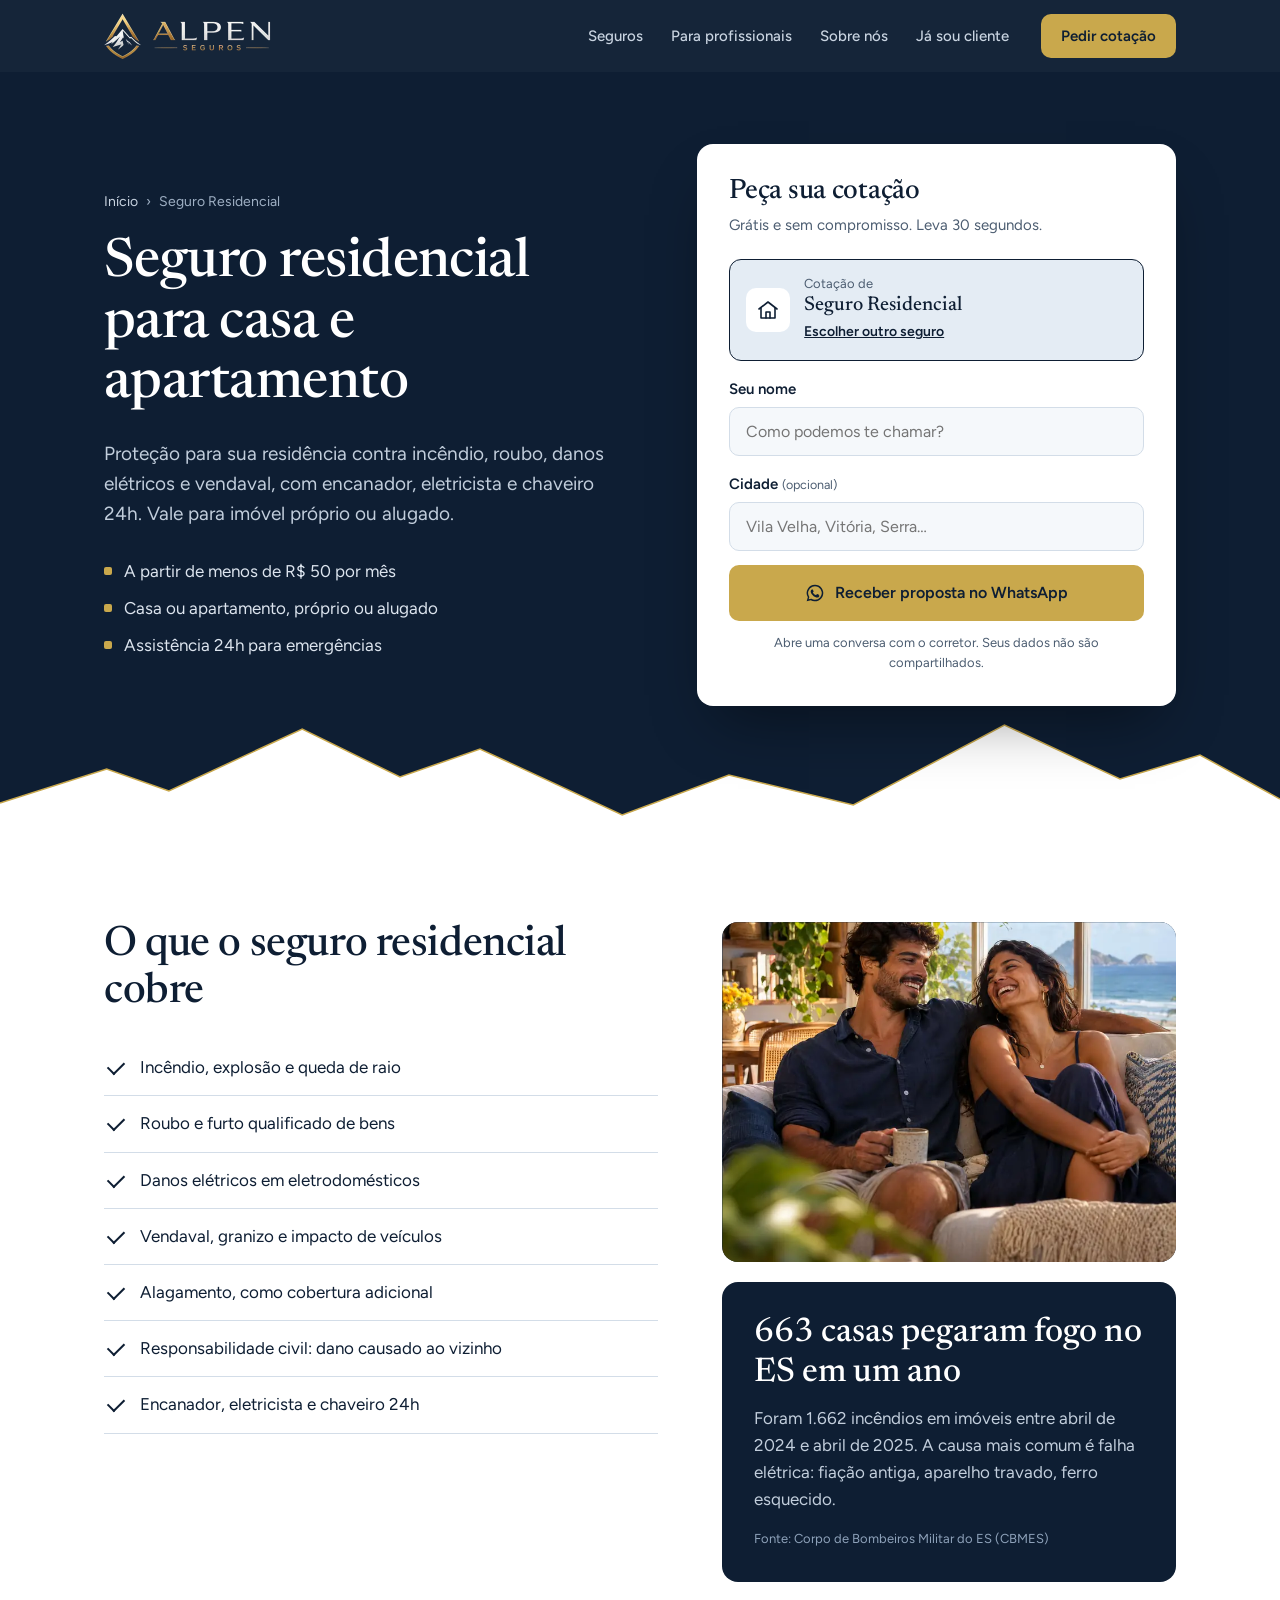
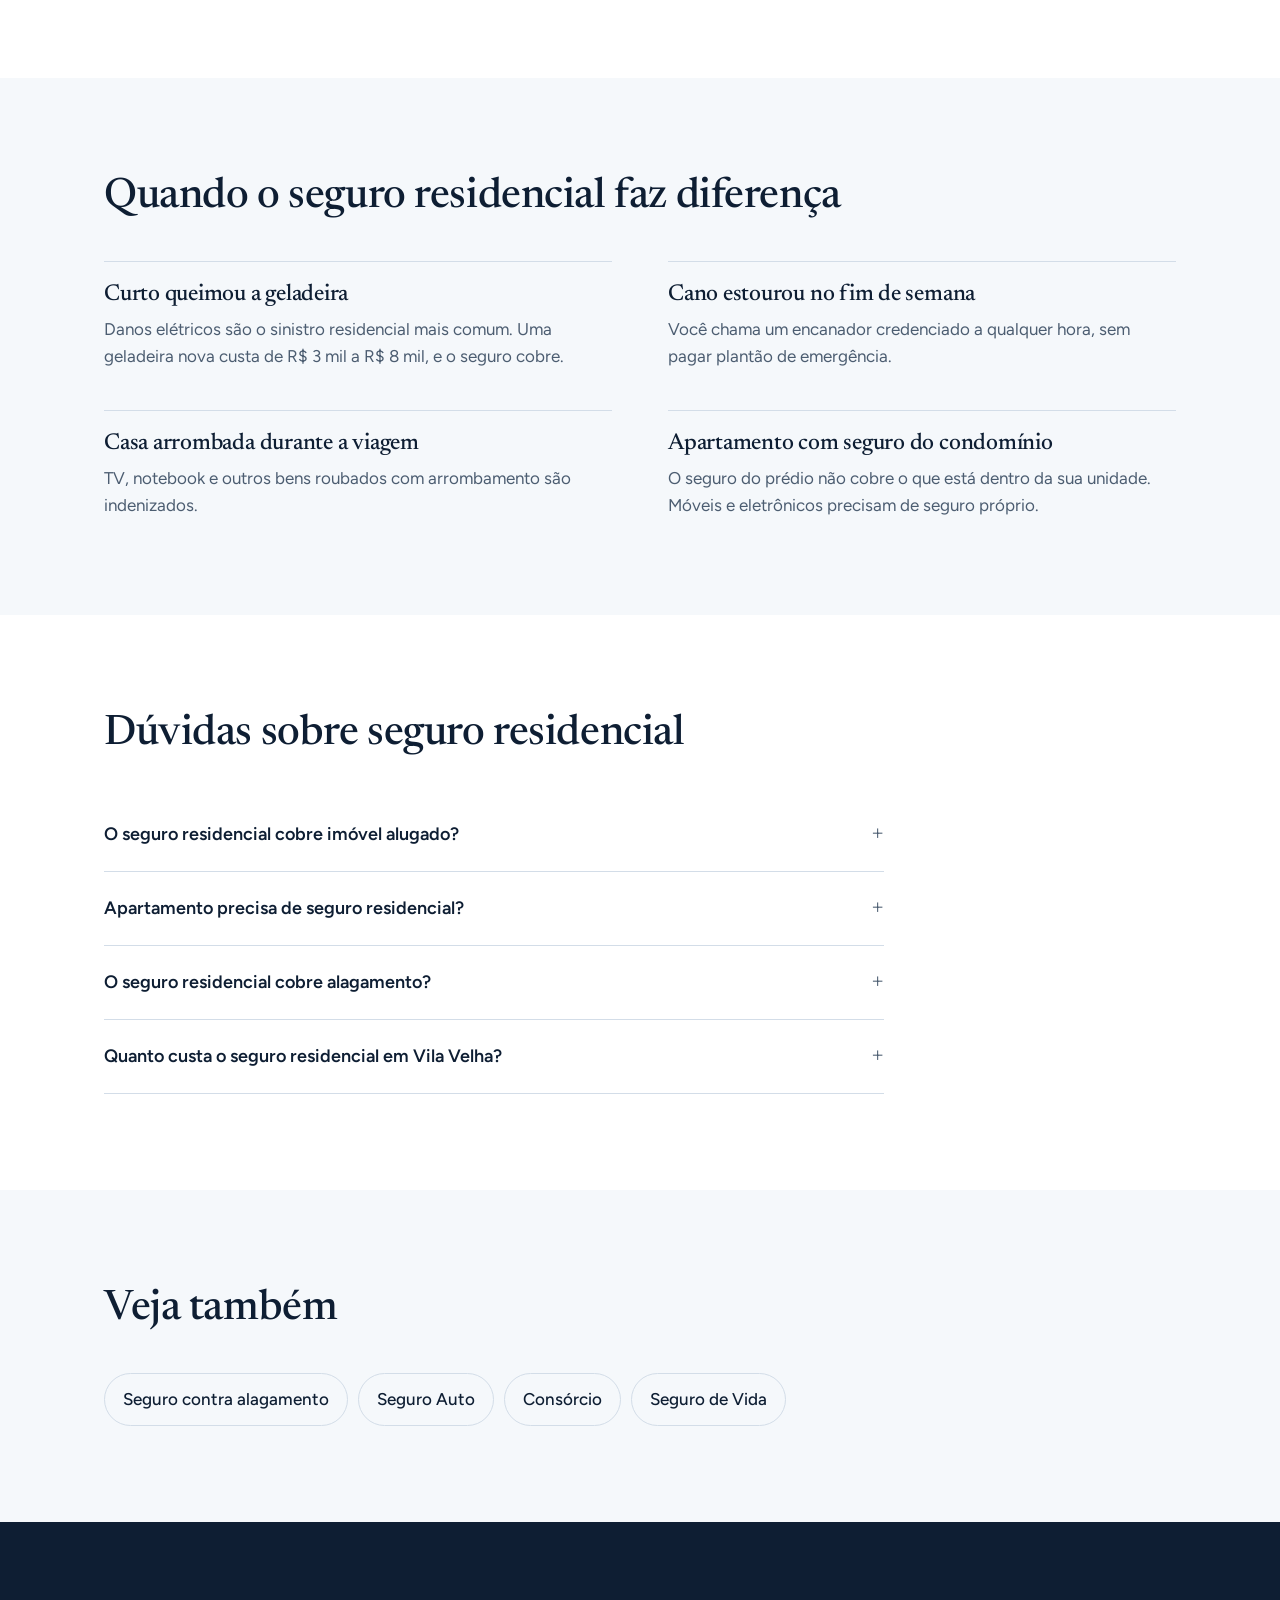
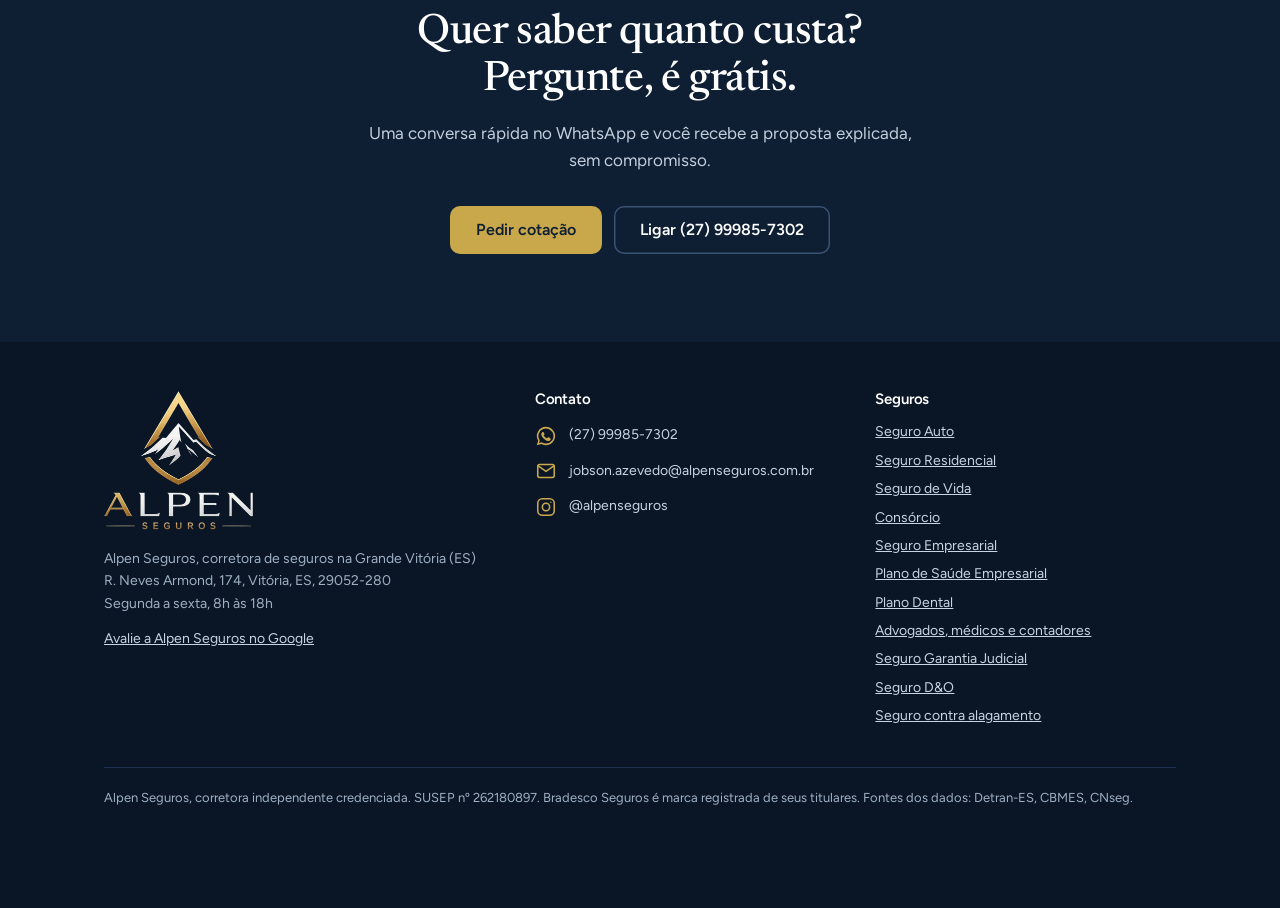
<file: seguro-residencial/index.html>
<!doctype html>
<html lang="pt-BR">
<head>
<meta charset="utf-8">
<meta name="viewport" content="width=device-width, initial-scale=1">
<meta name="google-site-verification" content="KwMUnPhEpfxivuKFeh3EmDZfdwKrWBm_-2yaFCS8dkA">
<title>Seguro Residencial em Vila Velha e Vitória | Alpen Seguros</title>
<meta name="description" content="Seguro para casa e apartamento, próprio ou alugado, em Vila Velha e Vitória. Incêndio, roubo, danos elétricos e assistência 24h, a partir de menos de R$ 50/mês.">
<meta name="robots" content="index, follow">
<link rel="canonical" href="https://alpenseguros.com.br/seguro-residencial/">
<meta name="geo.region" content="BR-ES">
<meta name="geo.placename" content="Vitória, Vila Velha, Espírito Santo">
<meta property="og:type" content="website">
<meta property="og:locale" content="pt_BR">
<meta property="og:site_name" content="Alpen Seguros">
<meta property="og:url" content="https://alpenseguros.com.br/seguro-residencial/">
<meta property="og:title" content="Seguro Residencial em Vila Velha e Vitória | Alpen Seguros">
<meta property="og:description" content="Seguro para casa e apartamento, próprio ou alugado, em Vila Velha e Vitória. Incêndio, roubo, danos elétricos e assistência 24h, a partir de menos de R$ 50/mês.">
<meta property="og:image" content="https://alpenseguros.com.br/img/og-alpen-seguros.jpg">
<meta property="og:image:width" content="1200">
<meta property="og:image:height" content="630">
<meta name="twitter:card" content="summary_large_image">
<link rel="icon" type="image/png" href="/img/favicon.png">
<link rel="apple-touch-icon" href="/img/apple-touch-icon.png">
<link rel="preconnect" href="https://fonts.googleapis.com">
<link rel="preconnect" href="https://fonts.gstatic.com" crossorigin>
<link href="https://fonts.googleapis.com/css2?family=Figtree:wght@400;500;600&family=Newsreader:wght@400;500&display=swap" rel="stylesheet">
<link rel="stylesheet" href="/assets/site.css?v=2399e690">
<script>document.documentElement.classList.add('js')</script>
<script type="application/ld+json">
{
 "@context": "https://schema.org",
 "@type": "Service",
 "name": "Seguro residencial para casa e apartamento",
 "serviceType": "Seguro Residencial",
 "description": "Seguro para casa e apartamento, próprio ou alugado, em Vila Velha e Vitória. Incêndio, roubo, danos elétricos e assistência 24h, a partir de menos de R$ 50/mês.",
 "url": "https://alpenseguros.com.br/seguro-residencial/",
 "provider": {
  "@id": "https://alpenseguros.com.br/#empresa"
 },
 "areaServed": [
  "Vila Velha",
  "Vitória",
  "Serra",
  "Cariacica",
  "Viana",
  "Espírito Santo"
 ]
}
</script>
<script type="application/ld+json">
{
 "@context": "https://schema.org",
 "@type": "FAQPage",
 "mainEntity": [
  {
   "@type": "Question",
   "name": "O seguro residencial cobre imóvel alugado?",
   "acceptedAnswer": {
    "@type": "Answer",
    "text": "Sim. Inquilino e proprietário podem contratar. Basta informar na cotação para ajustarmos a cobertura."
   }
  },
  {
   "@type": "Question",
   "name": "Apartamento precisa de seguro residencial?",
   "acceptedAnswer": {
    "@type": "Answer",
    "text": "Sim. O seguro do condomínio não cobre seus bens dentro da unidade, como móveis, eletrônicos e objetos de valor."
   }
  },
  {
   "@type": "Question",
   "name": "O seguro residencial cobre alagamento?",
   "acceptedAnswer": {
    "@type": "Answer",
    "text": "Pode cobrir, como cobertura adicional. Nem todo plano inclui, por isso peça na cotação, principalmente se você mora em área que alaga."
   }
  },
  {
   "@type": "Question",
   "name": "Quanto custa o seguro residencial em Vila Velha?",
   "acceptedAnswer": {
    "@type": "Answer",
    "text": "Depende do valor do imóvel e dos bens. Os planos básicos começam abaixo de R$ 50 por mês."
   }
  }
 ]
}
</script>
<script type="application/ld+json">
{
 "@context": "https://schema.org",
 "@type": "BreadcrumbList",
 "itemListElement": [
  {
   "@type": "ListItem",
   "position": 1,
   "name": "Alpen Seguros",
   "item": "https://alpenseguros.com.br/"
  },
  {
   "@type": "ListItem",
   "position": 2,
   "name": "Seguro Residencial",
   "item": "https://alpenseguros.com.br/seguro-residencial/"
  }
 ]
}
</script>
<script type="application/ld+json">
{
 "@context": "https://schema.org",
 "@type": "InsuranceAgency",
 "@id": "https://alpenseguros.com.br/#empresa",
 "name": "Alpen Seguros",
 "description": "Corretora de seguros em Vila Velha e Vitória (ES). Seguro auto, residencial, de vida, consórcio, seguro empresarial, plano de saúde, plano dental e seguros para profissionais liberais.",
 "url": "https://alpenseguros.com.br/",
 "logo": "https://alpenseguros.com.br/img/og-alpen-seguros.jpg",
 "image": "https://alpenseguros.com.br/img/og-alpen-seguros.jpg",
 "telephone": "+55-27-99985-7302",
 "email": "jobson.azevedo@alpenseguros.com.br",
 "founder": {
  "@type": "Person",
  "name": "Jobson Azevedo",
  "jobTitle": "Corretor de seguros"
 },
 "foundingDate": "2026-05-15",
 "address": {
  "@type": "PostalAddress",
  "streetAddress": "R. Neves Armond, 174",
  "addressLocality": "Vitória",
  "addressRegion": "ES",
  "postalCode": "29052-280",
  "addressCountry": "BR"
 },
 "geo": {
  "@type": "GeoCoordinates",
  "latitude": -20.301,
  "longitude": -40.2917
 },
 "areaServed": [
  "Vila Velha",
  "Vitória",
  "Serra",
  "Cariacica",
  "Viana",
  "Guarapari",
  "Espírito Santo"
 ],
 "sameAs": [
  "https://www.instagram.com/alpenseguros"
 ],
 "openingHoursSpecification": {
  "@type": "OpeningHoursSpecification",
  "dayOfWeek": [
   "Monday",
   "Tuesday",
   "Wednesday",
   "Thursday",
   "Friday"
  ],
  "opens": "08:00",
  "closes": "18:00"
 },
 "priceRange": "$$",
 "identifier": {
  "@type": "PropertyValue",
  "propertyID": "SUSEP",
  "value": "262180897"
 },
 "hasOfferCatalog": {
  "@type": "OfferCatalog",
  "name": "Seguros",
  "itemListElement": [
   {
    "@type": "Offer",
    "itemOffered": {
     "@type": "Service",
     "name": "Seguro Auto",
     "url": "https://alpenseguros.com.br/seguro-auto/"
    }
   },
   {
    "@type": "Offer",
    "itemOffered": {
     "@type": "Service",
     "name": "Seguro Residencial",
     "url": "https://alpenseguros.com.br/seguro-residencial/"
    }
   },
   {
    "@type": "Offer",
    "itemOffered": {
     "@type": "Service",
     "name": "Seguro de Vida",
     "url": "https://alpenseguros.com.br/seguro-de-vida/"
    }
   },
   {
    "@type": "Offer",
    "itemOffered": {
     "@type": "Service",
     "name": "Consórcio",
     "url": "https://alpenseguros.com.br/consorcio/"
    }
   },
   {
    "@type": "Offer",
    "itemOffered": {
     "@type": "Service",
     "name": "Seguro Empresarial",
     "url": "https://alpenseguros.com.br/seguro-empresarial/"
    }
   },
   {
    "@type": "Offer",
    "itemOffered": {
     "@type": "Service",
     "name": "Plano de Saúde Empresarial",
     "url": "https://alpenseguros.com.br/plano-de-saude-empresarial/"
    }
   },
   {
    "@type": "Offer",
    "itemOffered": {
     "@type": "Service",
     "name": "Plano Dental",
     "url": "https://alpenseguros.com.br/plano-dental/"
    }
   },
   {
    "@type": "Offer",
    "itemOffered": {
     "@type": "Service",
     "name": "Advogados, médicos e contadores",
     "url": "https://alpenseguros.com.br/seguro-para-profissionais/"
    }
   },
   {
    "@type": "Offer",
    "itemOffered": {
     "@type": "Service",
     "name": "Seguro Garantia Judicial",
     "url": "https://alpenseguros.com.br/seguro-garantia-judicial/"
    }
   },
   {
    "@type": "Offer",
    "itemOffered": {
     "@type": "Service",
     "name": "Seguro D&O",
     "url": "https://alpenseguros.com.br/seguro-d-o/"
    }
   },
   {
    "@type": "Offer",
    "itemOffered": {
     "@type": "Service",
     "name": "Seguro contra alagamento",
     "url": "https://alpenseguros.com.br/seguro-alagamento/"
    }
   }
  ]
 }
}
</script>
<!-- Google Ads: conversão "Clique no WhatsApp" (criada em 24/06/2026) -->
<script>
// Carrega o Google Ads depois que a página abriu (os eventos ficam na fila até lá)
window.addEventListener('load',function(){var s=document.createElement('script');s.async=true;s.src='https://www.googletagmanager.com/gtag/js?id=AW-18230041101';document.head.appendChild(s);});
window.dataLayer=window.dataLayer||[];
function gtag(){dataLayer.push(arguments);}
gtag('js',new Date());
gtag('config','AW-18230041101');
window.alpenConversao=function(){gtag('event','conversion',{'send_to':'AW-18230041101/6PaYCPKf7MQcEI204fRD'});};
document.addEventListener('click',function(e){if(e.target.closest('a[href*="wa.me"]'))window.alpenConversao();});
</script>
</head>
<body>
<a class="skip" href="#conteudo">Pular para o conteúdo</a>
<header class="top">
  <div class="wrap nav">
    <a class="brand" href="/" aria-label="Alpen Seguros, página inicial">
      <img class="brand-mark" src="/img/alpen-simbolo.webp" alt="" width="74" height="92">
      <img class="brand-name" src="/img/alpen-nome.webp" alt="Alpen Seguros" width="236" height="60">
    </a>
    <ul>
      <li><a href="/#seguros">Seguros</a></li>
      <li><a href="/seguro-para-profissionais/">Para profissionais</a></li>
      <li><a href="/#sobre">Sobre nós</a></li>
      <li><a href="/#cliente">Já sou cliente</a></li>
    </ul>
    <a class="btn btn-gold" href="#cotacao" data-focus>Pedir cotação</a>
  </div>
</header>

<main id="conteudo">
  <section class="hero inner">
    <div class="wrap hero-grid">
      <div>
        <nav class="crumbs" aria-label="Você está em"><a href="/">Início</a><span aria-hidden="true">›</span>Seguro Residencial</nav>
        <h1>Seguro residencial para casa e apartamento</h1>
        <p class="lead">Proteção para sua residência contra incêndio, roubo, danos elétricos e vendaval, com encanador, eletricista e chaveiro 24h. Vale para imóvel próprio ou alugado.</p>
        <ul class="highlights">
          <li>A partir de menos de R$ 50 por mês</li>
          <li>Casa ou apartamento, próprio ou alugado</li>
          <li>Assistência 24h para emergências</li>
        </ul>
      </div>
      <form class="quote" id="cotacao" novalidate>
        <h2>Peça sua cotação</h2>
        <p class="sub">Grátis e sem compromisso. Leva 30 segundos.</p>
        <div class="produto-fixo">
          <input type="hidden" name="produto" value="Seguro Residencial">
          <span class="pf-ic"><svg viewBox="0 0 24 24" fill="none" stroke-width="1.6" stroke-linecap="round" stroke-linejoin="round" aria-hidden="true"><path d="M3 11 12 4l9 7"/><path d="M5 10v10h14V10"/><path d="M10 20v-6h4v6"/></svg></span>
          <span class="pf-txt">Cotação de<strong>Seguro Residencial</strong></span>
          <a href="/#cotacao">Escolher outro seguro</a>
        </div>
        <div class="field">
          <label for="nome">Seu nome</label>
          <input id="nome" name="nome" autocomplete="given-name" placeholder="Como podemos te chamar?">
        </div>
        <div class="field">
          <label for="cidade">Cidade <small>(opcional)</small></label>
          <input id="cidade" name="cidade" autocomplete="address-level2" placeholder="Vila Velha, Vitória, Serra…">
        </div>
        <p class="err" id="err" role="alert"></p>
        <button class="btn btn-gold" type="submit"><svg width="20" height="20" viewBox="0 0 24 24" aria-hidden="true"><path fill="currentColor" d="M12 2a10 10 0 0 0-8.6 15.1L2 22l5-1.3A10 10 0 1 0 12 2Zm0 18.2c-1.5 0-3-.4-4.3-1.2l-.3-.2-3 .8.8-2.9-.2-.3A8.2 8.2 0 1 1 12 20.2Zm4.5-6.1c-.2-.1-1.5-.7-1.7-.8-.2-.1-.4-.1-.6.1l-.8 1c-.1.2-.3.2-.5.1a6.7 6.7 0 0 1-3.3-2.9c-.2-.4.2-.4.7-1.3.1-.2 0-.3 0-.4l-.8-1.8c-.2-.5-.4-.4-.6-.4h-.5a1 1 0 0 0-.7.3 3 3 0 0 0-.9 2.2c0 1.3.9 2.5 1 2.7.1.2 1.8 2.8 4.4 3.9 1.6.7 2.3.8 3.1.6.5-.1 1.5-.6 1.7-1.2.2-.6.2-1.1.1-1.2l-.6-.3Z"/></svg>Receber proposta no WhatsApp</button>
        <p class="fine">Abre uma conversa com o corretor. Seus dados não são compartilhados.</p>
      </form>
    </div>
    <svg class="ridge" viewBox="0 0 1440 110" preserveAspectRatio="none" aria-hidden="true">
      <path d="M0 110V86l120-34 70 22 150-62 110 48 90-28 160 66 120-40 140 30 170-80 130 54 90-24 90 44V110Z" fill="#fff"/>
      <path d="M0 86l120-34 70 22 150-62 110 48 90-28 160 66 120-40 140 30 170-80 130 54 90-24 90 44" fill="none" stroke="#C9A84C" stroke-width="1.5" vector-effect="non-scaling-stroke"/>
    </svg>
  </section>

  <section class="block">
    <div class="wrap split">
      <div>
        <h2>O que o seguro residencial cobre</h2>
        <ul class="checks">
          <li>Incêndio, explosão e queda de raio</li>
          <li>Roubo e furto qualificado de bens</li>
          <li>Danos elétricos em eletrodomésticos</li>
          <li>Vendaval, granizo e impacto de veículos</li>
          <li>Alagamento, como cobertura adicional</li>
          <li>Responsabilidade civil: dano causado ao vizinho</li>
          <li>Encanador, eletricista e chaveiro 24h</li>
        </ul>
      </div>
      <div class="side">
        <figure class="shot reveal"><img src="/img/fotos/seguro-residencial-800.webp" srcset="/img/fotos/seguro-residencial-480.webp 480w, /img/fotos/seguro-residencial-800.webp 800w, /img/fotos/seguro-residencial-1200.webp 1200w" sizes="(max-width: 960px) 100vw, 560px" alt="Sala de estar de um apartamento" loading="lazy" decoding="async" onerror="this.parentNode.classList.add('nofoto')"><svg class="fallback" viewBox="0 0 24 24" fill="none" stroke-width="1.6" stroke-linecap="round" stroke-linejoin="round" aria-hidden="true"><path d="M3 11 12 4l9 7"/><path d="M5 10v10h14V10"/><path d="M10 20v-6h4v6"/></svg></figure>
        <div class="fact"><strong>663 casas pegaram fogo no ES em um ano</strong><p>Foram 1.662 incêndios em imóveis entre abril de 2024 e abril de 2025. A causa mais comum é falha elétrica: fiação antiga, aparelho travado, ferro esquecido.</p><small>Fonte: Corpo de Bombeiros Militar do ES (CBMES)</small></div>
      </div>
    </div>
  </section>
  <section class="block alt">
    <div class="wrap">
      <div class="head"><h2>Quando o seguro residencial faz diferença</h2></div>
      <div class="cases">
        <div><h3>Curto queimou a geladeira</h3><p>Danos elétricos são o sinistro residencial mais comum. Uma geladeira nova custa de R$ 3 mil a R$ 8 mil, e o seguro cobre.</p></div>
        <div><h3>Cano estourou no fim de semana</h3><p>Você chama um encanador credenciado a qualquer hora, sem pagar plantão de emergência.</p></div>
        <div><h3>Casa arrombada durante a viagem</h3><p>TV, notebook e outros bens roubados com arrombamento são indenizados.</p></div>
        <div><h3>Apartamento com seguro do condomínio</h3><p>O seguro do prédio não cobre o que está dentro da sua unidade. Móveis e eletrônicos precisam de seguro próprio.</p></div>
      </div>
    </div>
  </section>

  <section class="block">
    <div class="wrap">
      <div class="head"><h2>Dúvidas sobre seguro residencial</h2></div>
      <div class="faq">
        <details><summary>O seguro residencial cobre imóvel alugado?</summary><p>Sim. Inquilino e proprietário podem contratar. Basta informar na cotação para ajustarmos a cobertura.</p></details>
        <details><summary>Apartamento precisa de seguro residencial?</summary><p>Sim. O seguro do condomínio não cobre seus bens dentro da unidade, como móveis, eletrônicos e objetos de valor.</p></details>
        <details><summary>O seguro residencial cobre alagamento?</summary><p>Pode cobrir, como cobertura adicional. Nem todo plano inclui, por isso peça na cotação, principalmente se você mora em área que alaga.</p></details>
        <details><summary>Quanto custa o seguro residencial em Vila Velha?</summary><p>Depende do valor do imóvel e dos bens. Os planos básicos começam abaixo de R$ 50 por mês.</p></details>
      </div>
    </div>
  </section>

  <section class="block alt">
    <div class="wrap">
      <div class="head"><h2>Veja também</h2></div>
      <ul class="related">
        <li><a href="/seguro-alagamento/">Seguro contra alagamento</a></li>
        <li><a href="/seguro-auto/">Seguro Auto</a></li>
        <li><a href="/consorcio/">Consórcio</a></li>
        <li><a href="/seguro-de-vida/">Seguro de Vida</a></li>
      </ul>
    </div>
  </section>

  <section class="final">
    <div class="wrap">
      <h2>Quer saber quanto custa? Pergunte, é grátis.</h2>
      <p>Uma conversa rápida no WhatsApp e você recebe a proposta explicada, sem compromisso.</p>
      <div class="actions">
        <a class="btn btn-gold" href="#cotacao" data-focus>Pedir cotação</a>
        <a class="btn btn-ghost" href="tel:+5527999857302">Ligar (27) 99985-7302</a>
      </div>
    </div>
  </section>
</main>
<footer>
  <div class="wrap">
    <div class="foot">
      <div>
        <img class="foot-logo" src="/img/alpen-logo.webp" alt="Alpen Seguros" width="300" height="279" loading="lazy">
        <address>
          Alpen Seguros, corretora de seguros na Grande Vitória (ES)<br>
          R. Neves Armond, 174, Vitória, ES, 29052-280<br>
          Segunda a sexta, 8h às 18h
        </address>
        <p style="margin-top:10px"><a href="https://share.google/4tzNJm3uzbHY8INDY">Avalie a Alpen Seguros no Google</a></p>
      </div>
      <div>
        <h2>Contato</h2>
        <ul class="contact">
          <li><a href="https://wa.me/5527999857302"><svg viewBox="0 0 24 24" aria-hidden="true"><path fill="currentColor" d="M12 2a10 10 0 0 0-8.6 15.1L2 22l5-1.3A10 10 0 1 0 12 2Zm0 18.2c-1.5 0-3-.4-4.3-1.2l-.3-.2-3 .8.8-2.9-.2-.3A8.2 8.2 0 1 1 12 20.2Zm4.5-6.1c-.2-.1-1.5-.7-1.7-.8-.2-.1-.4-.1-.6.1l-.8 1c-.1.2-.3.2-.5.1a6.7 6.7 0 0 1-3.3-2.9c-.2-.4.2-.4.7-1.3.1-.2 0-.3 0-.4l-.8-1.8c-.2-.5-.4-.4-.6-.4h-.5a1 1 0 0 0-.7.3 3 3 0 0 0-.9 2.2c0 1.3.9 2.5 1 2.7.1.2 1.8 2.8 4.4 3.9 1.6.7 2.3.8 3.1.6.5-.1 1.5-.6 1.7-1.2.2-.6.2-1.1.1-1.2l-.6-.3Z"/></svg><span><span class="sr">WhatsApp </span>(27) 99985-7302</span></a></li>
          <li><a href="mailto:jobson.azevedo@alpenseguros.com.br"><svg viewBox="0 0 24 24" fill="none" stroke="currentColor" stroke-width="1.7" stroke-linecap="round" stroke-linejoin="round" aria-hidden="true"><rect x="3" y="5" width="18" height="14" rx="2"/><path d="m3.5 6.5 8.5 6 8.5-6"/></svg><span><span class="sr">E-mail </span>jobson.azevedo@alpenseguros.com.br</span></a></li>
          <li><a href="https://www.instagram.com/alpenseguros"><svg viewBox="0 0 24 24" fill="none" stroke="currentColor" stroke-width="1.7" stroke-linecap="round" stroke-linejoin="round" aria-hidden="true"><rect x="3" y="3" width="18" height="18" rx="5"/><circle cx="12" cy="12" r="4"/><circle cx="17.3" cy="6.7" r=".8" fill="currentColor" stroke="none"/></svg><span><span class="sr">Instagram </span>@alpenseguros</span></a></li>
        </ul>
      </div>
      <div>
        <h2>Seguros</h2>
        <ul>
          <li><a href="/seguro-auto/">Seguro Auto</a></li>
          <li><a href="/seguro-residencial/">Seguro Residencial</a></li>
          <li><a href="/seguro-de-vida/">Seguro de Vida</a></li>
          <li><a href="/consorcio/">Consórcio</a></li>
          <li><a href="/seguro-empresarial/">Seguro Empresarial</a></li>
          <li><a href="/plano-de-saude-empresarial/">Plano de Saúde Empresarial</a></li>
          <li><a href="/plano-dental/">Plano Dental</a></li>
          <li><a href="/seguro-para-profissionais/">Advogados, médicos e contadores</a></li>
          <li><a href="/seguro-garantia-judicial/">Seguro Garantia Judicial</a></li>
          <li><a href="/seguro-d-o/">Seguro D&O</a></li>
          <li><a href="/seguro-alagamento/">Seguro contra alagamento</a></li>
        </ul>
      </div>
    </div>
    <p class="legal">Alpen Seguros, corretora independente credenciada. SUSEP nº 262180897. Bradesco Seguros é marca registrada de seus titulares. Fontes dos dados: Detran-ES, CBMES, CNseg.</p>
  </div>
</footer>
<div class="mbar">
  <a class="btn btn-gold" href="#cotacao" data-focus>Pedir cotação</a>
  <a class="btn btn-ghost" href="tel:+5527999857302" aria-label="Ligar para a Alpen Seguros">Ligar</a>
</div>
<script src="/assets/site.js?v=8588ca2c" defer></script>
</body>
</html>
</file>
<file: assets/site.css>
/* Alpen Seguros — estilos compartilhados por todas as páginas */
:root{
  --ink:#0E1E33;        /* azul-marinho da marca */
  --ink-2:#17314F;
  --gold:#C9A84C;       /* dourado da logo: reservado para o CTA de cotação */
  --gold-hover:#D9BA62;
  --snow:#F5F8FB;       /* fundo claro frio (neve) */
  --glacier:#E4ECF4;
  --slate:#4C5D71;      /* texto secundário, contraste AA sobre branco */
  --line:#D3DDE8;
  --white:#FFFFFF;
  --serif:"Newsreader",Georgia,serif;
  --sans:"Figtree",system-ui,sans-serif;
  --wrap:1120px;
}
*{box-sizing:border-box;margin:0}
html{scroll-behavior:smooth;-webkit-text-size-adjust:100%}
@media (prefers-reduced-motion:reduce){html{scroll-behavior:auto}*{transition:none!important;animation:none!important}}
body{font-family:var(--sans);font-size:17px;line-height:1.6;color:var(--ink);background:var(--white)}
img,svg{display:block;max-width:100%}
a{color:inherit}
:focus-visible{outline:3px solid var(--gold);outline-offset:3px;border-radius:4px}
.wrap{max-width:var(--wrap);margin:0 auto;padding:0 24px}
h1,h2,h3{font-family:var(--serif);font-weight:500;line-height:1.12;letter-spacing:-.01em}
h2{font-size:clamp(30px,4vw,42px)}
.lead{color:var(--slate);font-size:19px;max-width:60ch}
.skip{position:absolute;left:-9999px;top:8px;background:var(--white);padding:10px 14px;border-radius:8px;z-index:99}
.skip:focus{left:8px}

/* Botões: só a cotação é dourada */
.btn{display:inline-flex;align-items:center;justify-content:center;gap:10px;font:600 16px/1 var(--sans);padding:16px 26px;min-height:48px;border-radius:10px;border:0;cursor:pointer;text-decoration:none;transition:background .15s,box-shadow .15s}
.btn-gold{background:var(--gold);color:var(--ink)}
.btn-gold:hover{background:var(--gold-hover)}
.btn-ghost{background:transparent;color:var(--ink);box-shadow:inset 0 0 0 1.5px var(--line)}
.btn-ghost:hover{box-shadow:inset 0 0 0 1.5px var(--ink)}

/* Header */
header.top{position:sticky;top:0;z-index:20;background:rgba(14,30,51,.97);backdrop-filter:blur(6px)}
.nav{display:flex;align-items:center;gap:32px;height:72px}
.brand{display:flex;align-items:center;gap:12px;text-decoration:none}
.brand-mark{height:46px;width:auto}
.brand-name{height:30px;width:auto}
.nav ul{display:flex;gap:28px;list-style:none;padding:0;margin-left:auto}
.nav ul a{color:#C9D4E1;text-decoration:none;font-size:15px;font-weight:500}
.nav ul a:hover,.nav ul a[aria-current]{color:var(--white)}
.nav .btn{padding:12px 20px;font-size:15px;min-height:44px}

/* Hero */
.hero{background:var(--ink);color:var(--white);position:relative;overflow:hidden}
.hero-grid{display:grid;grid-template-columns:1.05fr .95fr;gap:64px;align-items:center;padding:72px 24px 120px}
.hero h1{font-size:clamp(40px,5.2vw,62px);max-width:14ch}
.hero.inner h1{font-size:clamp(36px,4.4vw,54px);max-width:16ch}
.hero .lead{color:#C2CEDC;margin-top:24px}
.crumbs{font-size:14px;color:#9FB0C4;margin-bottom:20px}
.crumbs a{color:#C9D4E1;text-decoration:none}
.crumbs a:hover{text-decoration:underline}
.crumbs span{margin:0 8px}
.highlights{list-style:none;padding:0;margin-top:28px;display:grid;gap:10px;color:#DCE4EE}
.highlights li{display:flex;gap:12px;align-items:baseline}
.highlights li::before{content:"";flex:none;width:8px;height:8px;border-radius:2px;background:var(--gold);transform:translateY(-2px)}
.ridge{position:absolute;left:0;right:0;bottom:-1px;width:100%;height:110px}

/* Formulário de cotação */
.quote{background:var(--white);color:var(--ink);border-radius:16px;padding:32px;box-shadow:0 30px 60px -20px rgba(0,0,0,.45);position:relative;z-index:2;scroll-margin-top:96px}
.quote h2{font-size:28px}
.quote p.sub{color:var(--slate);font-size:15px;margin-top:6px}
fieldset{border:0;padding:0;margin:22px 0 0}
legend{font-weight:600;font-size:15px;margin-bottom:12px}
.chips{display:grid;grid-template-columns:repeat(4,1fr);gap:8px}
.chip input{position:absolute;opacity:0;pointer-events:none}
.chip span{display:flex;flex-direction:column;align-items:center;justify-content:center;gap:6px;min-height:76px;padding:10px 4px;border-radius:10px;border:1.5px solid var(--line);font-size:13.5px;font-weight:500;cursor:pointer;text-align:center;line-height:1.2;transition:border-color .15s,background .15s}
.chip svg{width:22px;height:22px;stroke:var(--slate);flex:none}
.chip span:hover{border-color:var(--slate)}
.chip input:checked+span{border-color:var(--ink);background:var(--glacier)}
.chip input:checked+span svg{stroke:var(--ink)}
.chip input:focus-visible+span{outline:3px solid var(--gold);outline-offset:2px}
.field{margin-top:16px}
.field label{display:block;font-weight:600;font-size:15px;margin-bottom:6px}
.field label small{font-weight:400;color:var(--slate)}
.field input{width:100%;font:16px var(--sans);padding:14px 16px;border-radius:10px;border:1.5px solid var(--line);background:var(--snow);color:var(--ink)}
.field input:focus{border-color:var(--ink);outline:none;background:var(--white)}
.quote .btn{width:100%;margin-top:14px;padding:18px}
.quote .fine{font-size:13px;color:var(--slate);margin-top:12px;text-align:center}
.err{color:#B3261E;font-size:14px;margin-top:8px}
.err:empty{display:none}

/* Faixa de confiança */
.trust{background:var(--snow);border-bottom:1px solid var(--line)}
.trust ul{display:grid;grid-template-columns:repeat(4,1fr);list-style:none;padding:28px 24px;gap:24px}
.trust li{font-size:15px;color:var(--slate);line-height:1.4}
.trust li strong{display:block;color:var(--ink);font-size:16px}

section.block{padding:96px 0}
section.alt{background:var(--snow)}
.head{margin-bottom:40px}
.head .lead{margin-top:12px}

/* Fotos: revelação ao rolar (só com JS e sem "reduzir movimento") */
figure{margin:0;position:relative;overflow:hidden}
figure img{width:100%;height:100%;object-fit:cover}
figure .fallback{display:none}
figure.nofoto img{display:none}
figure.nofoto .fallback{display:block}
@media (prefers-reduced-motion:no-preference){
  .js .reveal img{clip-path:inset(14% 0 0 0);transform:scale(1.08);opacity:.2;transition:clip-path .9s cubic-bezier(.2,.7,.2,1),transform 1.2s cubic-bezier(.2,.7,.2,1),opacity .6s}
  .js .reveal.in img{clip-path:inset(0);transform:none;opacity:1}
}

/* Abas por momento de vida */
.tabs{display:flex;gap:8px;margin:-8px 0 28px;overflow-x:auto;scrollbar-width:none;padding-bottom:4px}
.tabs::-webkit-scrollbar{display:none}
.tabs button{flex:none;font:600 15px var(--sans);color:var(--slate);background:none;border:1.5px solid var(--line);border-radius:99px;padding:10px 18px;min-height:44px;cursor:pointer}
.tabs button:hover{color:var(--ink);border-color:var(--slate)}
.tabs button[aria-pressed="true"]{color:var(--white);background:var(--ink);border-color:var(--ink)}
/* Com JS: uma pílula desliza até a aba ativa */
.js .tabs{position:relative}
.js .tabs button{position:relative;z-index:1;transition:color .25s,border-color .25s}
.js .tabs button[aria-pressed="true"]{background:transparent;border-color:transparent}
.tabs .ind{position:absolute;left:0;top:0;z-index:0;border-radius:99px;background:var(--ink);pointer-events:none;transition:transform .4s cubic-bezier(.2,.7,.2,1),width .4s cubic-bezier(.2,.7,.2,1)}
@media (prefers-reduced-motion:reduce){.tabs .ind{transition:none}}

/* Cards de seguro com foto (home) */
.cards{list-style:none;padding:0;display:grid;grid-template-columns:repeat(4,1fr);gap:16px}
.cards li[hidden]{display:none}
.cards a{position:relative;display:flex;flex-direction:column;justify-content:flex-end;aspect-ratio:3/4;border-radius:16px;overflow:hidden;text-decoration:none;color:var(--white);background:linear-gradient(160deg,var(--ink-2),var(--ink))}
.cards .card-img{position:absolute;inset:0}
.cards .card-img::after{content:"";position:absolute;inset:0;background:linear-gradient(180deg,rgba(14,30,51,0) 30%,rgba(14,30,51,.55) 55%,rgba(14,30,51,.94) 100%)}
.cards .card-body{text-shadow:0 1px 12px rgba(14,30,51,.55)}
.cards .card-img .fallback{position:absolute;right:20px;top:56px;width:72px;height:72px;stroke:var(--gold);opacity:.9}
.cards .selo{position:absolute;left:14px;top:14px;z-index:1;font-size:12.5px;font-weight:600;color:var(--ink);background:rgba(255,255,255,.94);padding:6px 10px;border-radius:99px}
.cards .card-body{position:relative;z-index:1;padding:20px}
.cards h3{font-size:25px}
.cards .one{display:block;font-size:15px;color:#D6DEE8;margin-top:4px;line-height:1.4}
.cards .more{display:inline-block;margin-top:14px;font-size:14px;font-weight:600;padding-bottom:4px;background:linear-gradient(var(--gold),var(--gold)) left bottom/45% 1.5px no-repeat;transition:background-size .35s cubic-bezier(.2,.7,.2,1),color .2s}
.cards a:hover .more,.cards a:focus-visible .more{background-size:100% 1.5px;color:var(--gold-hover)}

/* Efeitos dos cards: elevação, zoom da foto e entrada/saída ao filtrar */
@media (prefers-reduced-motion:no-preference){
  .cards a{transition:transform .35s cubic-bezier(.2,.7,.2,1),box-shadow .35s}
  .cards a:hover,.cards a:focus-visible{transform:translateY(-6px);box-shadow:0 24px 40px -18px rgba(14,30,51,.6)}
  .cards .card-img{transition:transform .7s cubic-bezier(.2,.7,.2,1)}
  .cards a:hover .card-img,.cards a:focus-visible .card-img{transform:scale(1.06)}
  .cards .card-body{transition:transform .35s cubic-bezier(.2,.7,.2,1)}
  .cards a:hover .card-body{transform:translateY(-4px)}
  .js .cards .reveal img{transition-delay:calc(var(--i,0) * 90ms)}
  .cards li{transition:opacity .18s ease,transform .18s ease}
  .cards li.saindo{opacity:0;transform:scale(.95)}
  .cards li.entrando{animation:card-entra .5s cubic-bezier(.2,.7,.2,1) both}
  @keyframes card-entra{from{opacity:0;transform:translateY(18px) scale(.97)}to{opacity:1;transform:none}}
}

/* Faixa do alagamento */
.flood{background:var(--snow);border-top:1px solid var(--line);border-bottom:1px solid var(--line)}
.flood-grid{display:grid;grid-template-columns:1fr 1fr;gap:56px;align-items:center;padding:72px 24px}
.flood-img{aspect-ratio:16/10;border-radius:16px;background:linear-gradient(160deg,#2A4868,var(--ink))}
.flood-img .fallback{position:absolute;inset:0;margin:auto;width:96px;height:96px;stroke:#9FC1E0}
.flood h2{font-size:clamp(28px,3.4vw,38px)}
.flood p{color:var(--slate);margin:14px 0 26px;max-width:48ch}

/* Atalhos para clientes */
.quick{list-style:none;padding:0;display:grid;grid-template-columns:repeat(4,1fr);gap:12px}
.quick a{display:flex;flex-direction:column;gap:10px;height:100%;padding:22px 20px;border:1.5px solid var(--line);border-radius:14px;text-decoration:none;background:var(--white)}
.quick a:hover{border-color:var(--ink)}
.quick svg{width:26px;height:26px;stroke:var(--ink)}
.quick strong{font-size:17px}
.quick span{font-size:14px;color:var(--slate);line-height:1.45}

/* Como funciona: sequência real, numeração justificada */
.steps{display:grid;grid-template-columns:repeat(3,1fr);gap:48px;list-style:none;padding:0;counter-reset:s}
.steps li{counter-increment:s;border-top:2px solid var(--ink);padding-top:22px}
.steps li::before{content:counter(s);font:500 44px/1 var(--serif);color:var(--gold);display:block;margin-bottom:14px}
.steps h3{font-size:24px;margin-bottom:8px}
.steps p{color:var(--slate)}

/* Sobre e equipe */
.about{display:grid;grid-template-columns:1.25fr .75fr;gap:72px;align-items:start}
.about blockquote{font:400 clamp(22px,2.4vw,28px)/1.38 var(--serif);margin:24px 0;padding-left:20px;border-left:3px solid var(--gold)}
.about p+p{margin-top:16px}
.team h3{font:600 15px var(--sans);color:var(--slate);margin-bottom:16px}
.person{display:grid;grid-template-columns:112px 1fr;gap:18px;align-items:center;padding:20px;border:1px solid var(--line);border-radius:14px;background:var(--white)}
.person+.person{margin-top:12px}
.person .ph{width:112px;height:112px;border-radius:50%;overflow:hidden;background:var(--ink);color:var(--gold);display:grid;place-items:center;font:500 30px var(--serif);border:2px solid var(--gold)}
.person .ph img{width:100%;height:100%;object-fit:cover}
.person strong{display:block;font:500 22px/1.2 var(--serif)}
.person .role{display:block;font-size:14px;font-weight:600;color:var(--slate);margin:2px 0 8px}
.person p{font-size:15px;color:var(--slate);line-height:1.5}

/* FAQ */
.faq{max-width:780px}
.faq details{border-bottom:1px solid var(--line)}
.faq summary{list-style:none;cursor:pointer;padding:22px 0;font-weight:600;font-size:18px;display:flex;justify-content:space-between;gap:20px}
.faq summary::-webkit-details-marker{display:none}
.faq summary::after{content:"+";font:400 26px/1 var(--serif);color:var(--slate)}
.faq details[open] summary::after{content:"–"}
.faq p{color:var(--slate);padding-bottom:22px;max-width:65ch}
.faq p a{color:var(--ink)}

/* Páginas de seguro */
.shot{aspect-ratio:4/3;border-radius:16px;background:linear-gradient(160deg,var(--ink-2),var(--ink))}
.shot.wide{aspect-ratio:21/8;margin-bottom:56px}
.shot .fallback{position:absolute;inset:0;margin:auto;width:88px;height:88px;stroke:var(--gold)}
.side{display:grid;gap:20px}
.split{display:grid;grid-template-columns:1.1fr .9fr;gap:64px;align-items:start}
.checks{list-style:none;padding:0;margin-top:24px}
.checks li{padding:14px 0 14px 36px;border-bottom:1px solid var(--line);position:relative}
.checks li::before{content:"";position:absolute;left:4px;top:21px;width:14px;height:8px;border-left:2px solid var(--ink);border-bottom:2px solid var(--ink);transform:rotate(-45deg)}
.fact{background:var(--ink);color:var(--white);border-radius:16px;padding:32px}
.fact strong{display:block;font:500 clamp(26px,3vw,34px)/1.15 var(--serif);margin-bottom:12px}
.fact p{color:#C2CEDC}
.fact small{display:block;margin-top:16px;color:#8EA2BA;font-size:13px}
.cases{display:grid;grid-template-columns:1fr 1fr;gap:40px 56px}
.cases div{border-top:1px solid var(--line);padding-top:20px}
.cases h3{font-size:23px;margin-bottom:8px}
.cases p{color:var(--slate)}
.profiles{display:grid;grid-template-columns:repeat(3,1fr);gap:40px}
.profiles section{border-top:2px solid var(--ink);padding-top:22px}
.profiles h2{font-size:28px;margin-bottom:10px}
.profiles p{color:var(--slate);font-size:16px}
.profiles ul{padding-left:18px;margin-top:14px;color:var(--ink)}
.profiles li{margin:6px 0}
.related{display:flex;flex-wrap:wrap;gap:10px;list-style:none;padding:0}
.related a{display:inline-block;padding:12px 18px;border:1.5px solid var(--line);border-radius:99px;text-decoration:none;font-weight:500}
.related a:hover{border-color:var(--ink)}
.note{margin-top:20px;color:var(--slate);font-size:15px}
.note a{color:var(--ink)}

/* CTA final */
.final{background:var(--ink);color:var(--white);text-align:center;padding:88px 0}
.final h2{max-width:20ch;margin:0 auto}
.final p{color:#C2CEDC;margin:16px auto 32px;max-width:52ch}
.final .actions{display:flex;gap:12px;justify-content:center;flex-wrap:wrap}
.final .btn-ghost{color:var(--white);box-shadow:inset 0 0 0 1.5px #3A5375}
.final .btn-ghost:hover{box-shadow:inset 0 0 0 1.5px var(--white)}

footer{background:#0A1626;color:#9FB0C4;font-size:14px;padding:48px 0 100px}
.foot{display:grid;grid-template-columns:1.3fr 1fr 1fr;gap:40px}
footer h2{color:var(--white);font:600 15px var(--sans);margin-bottom:10px}
footer a{color:#C9D4E1;display:inline-block;padding:3px 0}
footer ul{list-style:none;padding:0}
footer address{font-style:normal}
.contact a{display:inline-flex;align-items:center;gap:12px;padding:6px 0;text-decoration:none}
.contact svg{width:22px;height:22px;flex:none;color:var(--gold)}
.contact a:hover span{text-decoration:underline;text-underline-offset:3px}
.sr{position:absolute;width:1px;height:1px;overflow:hidden;clip:rect(0 0 0 0);white-space:nowrap}
.foot-logo{width:150px;height:auto;margin-bottom:18px}
.legal{border-top:1px solid #1E3150;margin-top:36px;padding-top:20px;font-size:13px}

/* Barra fixa no celular */
.mbar{display:none}

@media (max-width:960px){
  .nav ul{display:none}
  .nav .btn{margin-left:auto}
  .hero-grid{grid-template-columns:1fr;gap:40px;padding:48px 24px 96px}
  .trust ul{grid-template-columns:1fr 1fr}
  .about,.split,.flood-grid{grid-template-columns:1fr;gap:40px}
  .cards{grid-template-columns:repeat(2,1fr)}
  .quick{grid-template-columns:1fr 1fr}
  .shot.wide{aspect-ratio:16/9}
  .steps,.profiles{grid-template-columns:1fr;gap:32px}
  .cases{grid-template-columns:1fr;gap:28px}
  .foot{grid-template-columns:1fr}
}
@media (max-width:600px){
  body{font-size:16px}
  .wrap{padding:0 16px}
  .hero-grid{padding:36px 16px 80px}
  .nav{height:64px}
  .nav .btn{display:none}
  .brand-mark{height:40px}
  .brand-name{height:26px}
  .quote{padding:22px}
  .chips{grid-template-columns:1fr 1fr}
  .chip span{flex-direction:row;justify-content:flex-start;min-height:52px;padding:10px 12px;gap:10px;text-align:left}
  .cards{gap:10px}
  .cards a{aspect-ratio:4/5;border-radius:14px}
  .cards .card-body{padding:14px}
  .cards h3{font-size:19px}
  .cards .one{display:none}
  .cards .more{font-size:13px;margin-top:8px}
  .cards .selo{left:10px;top:10px;font-size:11.5px;padding:5px 8px}
  .cards .card-img .fallback{width:48px;height:48px;right:14px;top:48px}
  .flood-grid{padding:56px 16px}
  .quick a{padding:18px 16px}
  section.block{padding:64px 0}
  .trust ul{padding:24px 16px}
  .person{grid-template-columns:72px 1fr}
  .person .ph{width:72px;height:72px}
  .mbar{display:flex;gap:8px;position:fixed;left:0;right:0;bottom:0;z-index:30;padding:10px 12px calc(10px + env(safe-area-inset-bottom));background:var(--white);border-top:1px solid var(--line);transition:transform .2s}
  .mbar.hide{transform:translateY(110%)}
  .mbar .btn{flex:1;padding:15px 10px}
}

/* Enquadramento das fotos geradas (quadradas) em cada formato */
.shot img{object-position:50% 30%}
.shot.wide img{object-position:50% 55%}
.flood-img img{object-position:50% 55%}

/* Cards em destaque (auto e residencial): ocupam duas colunas */
.cards li.destaque{grid-column:span 2}
.cards li.destaque a{aspect-ratio:1.55}
.cards li.destaque h3{font-size:30px}
@media (max-width:600px){
  .cards li.destaque a{aspect-ratio:16/10}
  .cards li.destaque h3{font-size:24px}
  .cards li.destaque .one{display:block}
}

/* Com filtro ativo: todos os cards no mesmo tamanho, sem buracos na grade */
.cards.filtrado{grid-template-columns:repeat(var(--cols,3),1fr)}
.cards.filtrado li.destaque{grid-column:auto}
.cards.filtrado a,.cards.filtrado li.destaque a{aspect-ratio:4/5}
.cards.filtrado li.destaque h3{font-size:25px}
@media (max-width:960px){.cards.filtrado{grid-template-columns:repeat(2,1fr)}}
@media (max-width:600px){.cards.filtrado li.destaque h3{font-size:19px}.cards.filtrado li.destaque .one{display:none}}

/* Formulário nas páginas de seguro: seguro fixo, sem chips */
.produto-fixo{display:grid;grid-template-columns:auto 1fr;gap:4px 14px;align-items:center;margin-top:22px;padding:16px;border-radius:12px;background:var(--glacier);border:1.5px solid var(--ink)}
.produto-fixo .pf-ic{grid-row:span 2;width:44px;height:44px;border-radius:10px;background:var(--white);display:grid;place-items:center}
.produto-fixo .pf-ic svg{width:24px;height:24px;stroke:var(--ink)}
.produto-fixo .pf-txt{font-size:13px;color:var(--slate);line-height:1.3}
.produto-fixo .pf-txt strong{display:block;font:500 20px/1.2 var(--serif);color:var(--ink)}
.produto-fixo a{grid-column:2;font-size:14px;font-weight:600;color:var(--ink)}
.chips.poucas{grid-template-columns:1fr 1fr}
@media (max-width:600px){.chips.poucas span{flex-direction:column;justify-content:center;text-align:center}}
</file>
